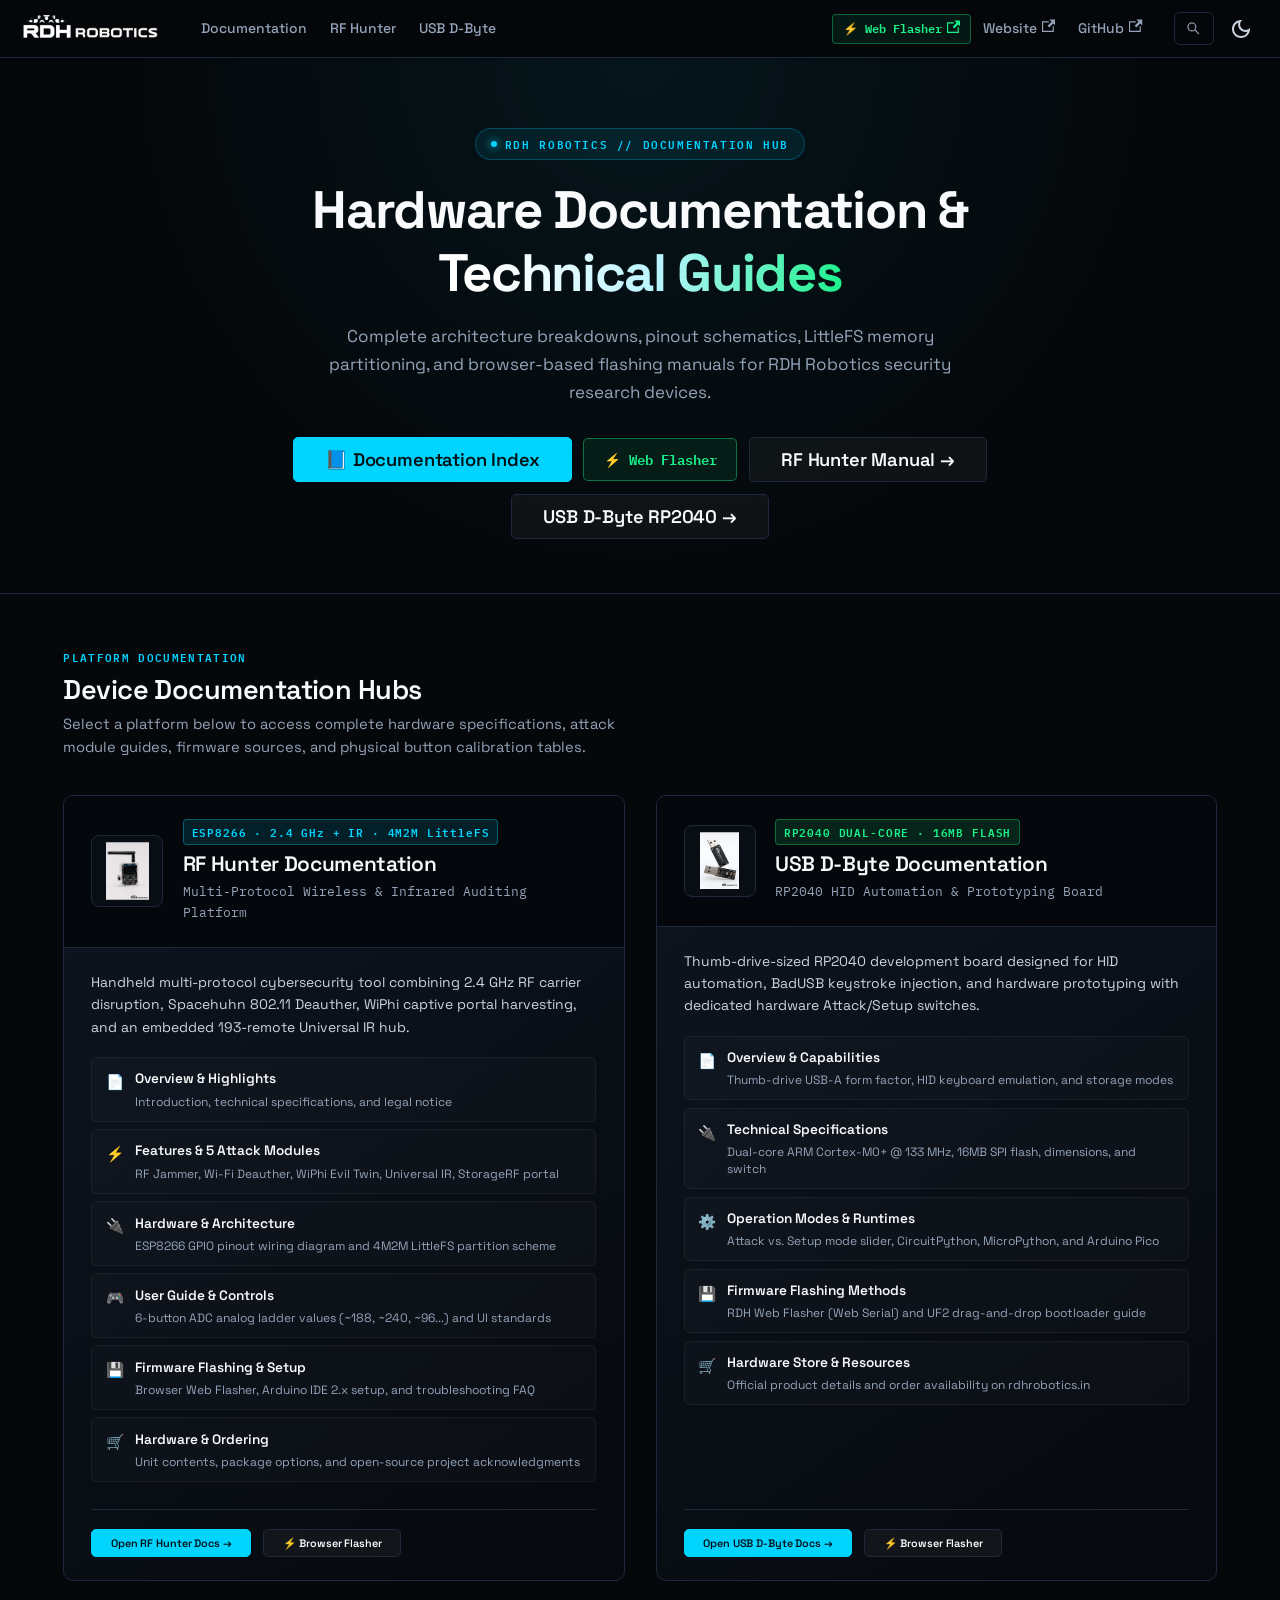
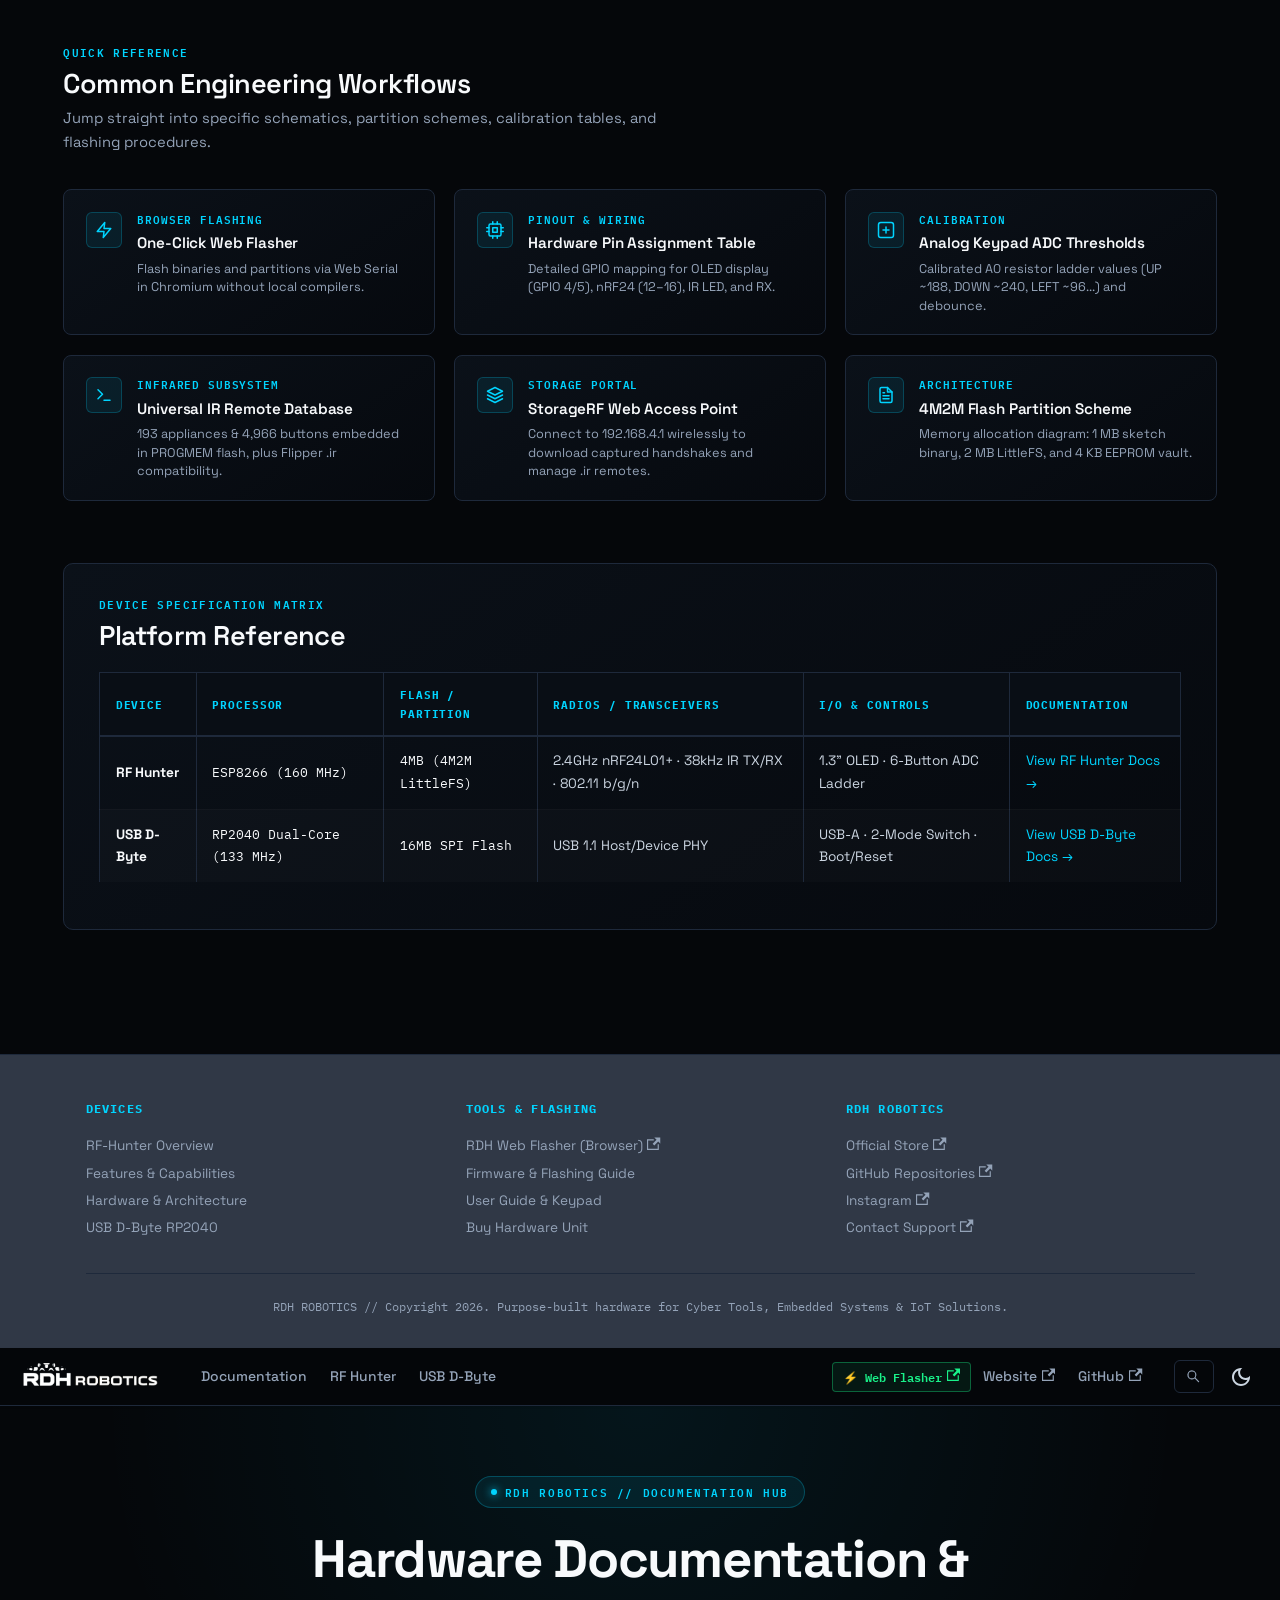
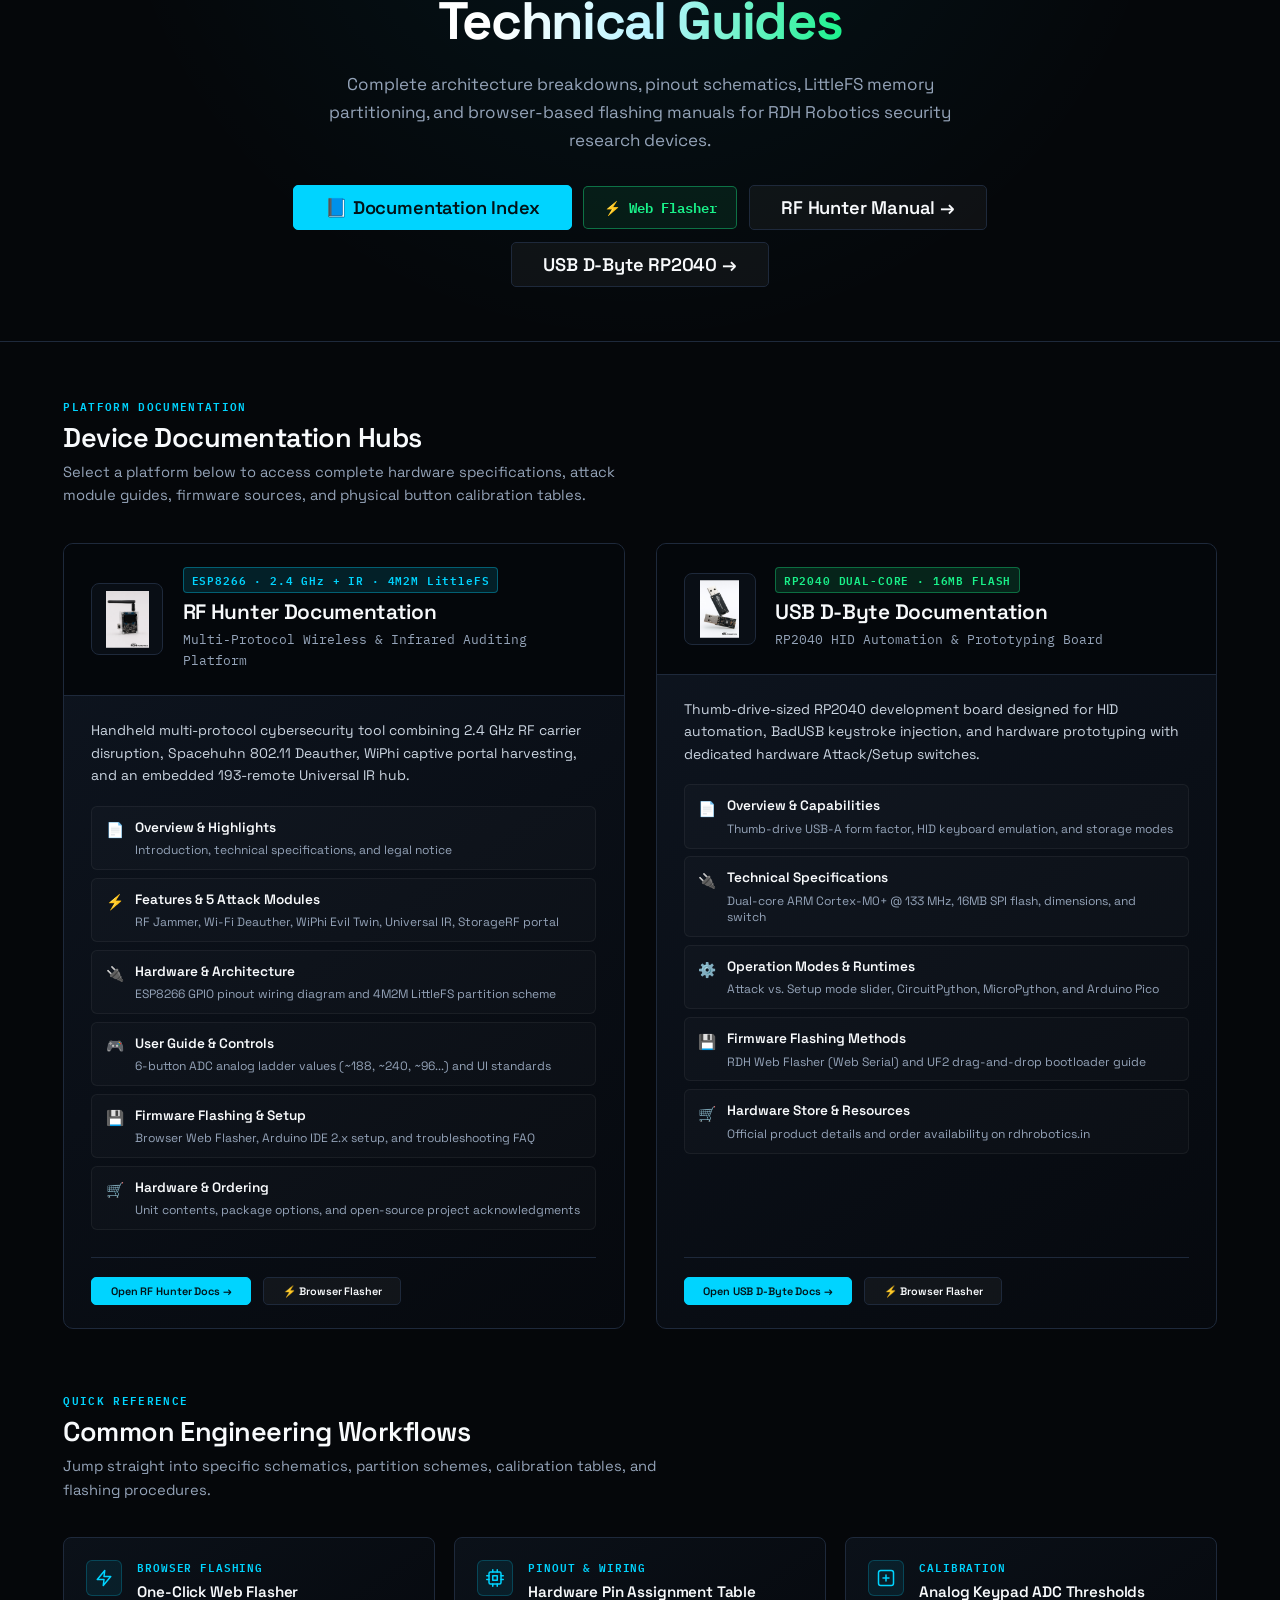
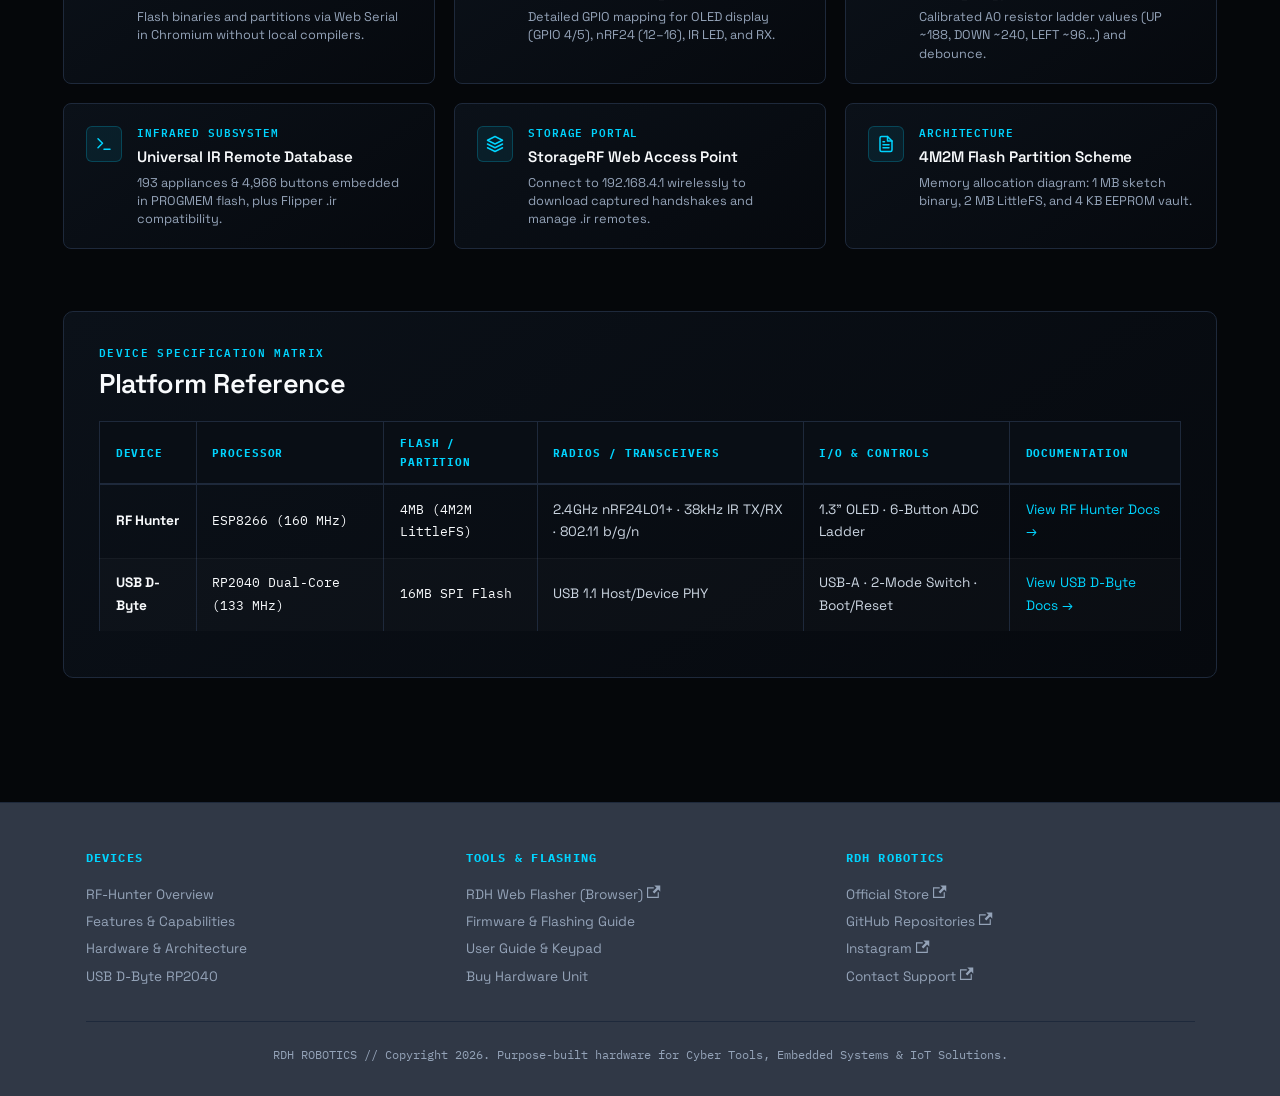
<file: index.html>
<!doctype html><html lang=en dir=ltr class="plugin-pages plugin-id-default" data-has-hydrated=false><head><meta charset=UTF-8><meta name=generator content="Docusaurus v3.10.1"><title data-rh=true>Hardware Documentation | RDH Robotics | RDH Robotics Docs</title><meta data-rh=true name=viewport content="width=device-width, initial-scale=1.0"/><meta data-rh=true name=twitter:card content=summary_large_image /><meta data-rh=true property=og:image content=https://docs.rdhrobotics.in/img/RF-Hunter.png /><meta data-rh=true name=twitter:image content=https://docs.rdhrobotics.in/img/RF-Hunter.png /><meta data-rh=true property=og:url content=https://docs.rdhrobotics.in/ /><meta data-rh=true property=og:locale content=en /><meta data-rh=true name=docusaurus_locale content=en /><meta data-rh=true name=docusaurus_tag content=default /><meta data-rh=true name=docsearch:language content=en /><meta data-rh=true name=docsearch:docusaurus_tag content=default /><meta data-rh=true name=keywords content="Cyber Tools, Embedded Systems, IoT Solutions, RF Hunter, USB D-Byte, RP2040, ESP8266, Hardware Pentesting, RDH Robotics"/><meta data-rh=true name=theme-color content=#05070A /><meta data-rh=true property=og:title content="Hardware Documentation | RDH Robotics | RDH Robotics Docs"/><meta data-rh=true name=description content="Documentation hub for RF Hunter, USB D-Byte, Web Flasher, and embedded IoT security research hardware by RDH Robotics."/><meta data-rh=true property=og:description content="Documentation hub for RF Hunter, USB D-Byte, Web Flasher, and embedded IoT security research hardware by RDH Robotics."/><link data-rh=true rel=icon href=/img/favicon.svg /><link data-rh=true rel=canonical href=https://docs.rdhrobotics.in/ /><link data-rh=true rel=alternate href=https://docs.rdhrobotics.in/ hreflang=en /><link data-rh=true rel=alternate href=https://docs.rdhrobotics.in/ hreflang=x-default /><script data-rh=true>document.addEventListener("DOMContentLoaded",function(){void 0===window.docusaurus&&insertBanner()});function insertBanner(){var n=document.createElement("div");n.id="__docusaurus-base-url-issue-banner-container",n.innerHTML='\n<div id="__docusaurus-base-url-issue-banner" style="border: thick solid red; background-color: rgb(255, 230, 179); margin: 20px; padding: 20px; font-size: 20px;">\n   <p style="font-weight: bold; font-size: 30px;">Your Docusaurus site did not load properly.</p>\n   <p>A very common reason is a wrong site <a href="https://docusaurus.io/docs/docusaurus.config.js/#baseUrl" style="font-weight: bold;">baseUrl configuration</a>.</p>\n   <p>Current configured baseUrl = <span style="font-weight: bold; color: red;">/</span>  (default value)</p>\n   <p>We suggest trying baseUrl = <span id="__docusaurus-base-url-issue-banner-suggestion-container" style="font-weight: bold; color: green;"></span></p>\n</div>\n',document.body.prepend(n);var e=document.getElementById("__docusaurus-base-url-issue-banner-suggestion-container"),s=window.location.pathname;e.innerHTML="/"===s.substr(-1)?s:s+"/"}</script><link rel=preconnect href=https://fonts.googleapis.com><link rel=preconnect href=https://fonts.gstatic.com crossorigin=anonymous><link rel=stylesheet href="https://fonts.googleapis.com/css2?family=IBM+Plex+Mono:ital,wght@0,400;0,500;0,600;0,700;1,400&family=Space+Grotesk:wght@400;500;600;700&display=swap"><link rel=stylesheet href=/assets/css/styles.5d76ce7a.css /><script src=/assets/js/runtime~main.bdf27f00.js defer></script><script src=/assets/js/main.3d0b415b.js defer></script></head><body><svg style="display: none;"><defs>
<symbol id=theme-svg-external-link viewBox="0 0 24 24"><path fill=currentColor d="M21 13v10h-21v-19h12v2h-10v15h17v-8h2zm3-12h-10.988l4.035 4-6.977 7.07 2.828 2.828 6.977-7.07 4.125 4.172v-11z"/></symbol>
</defs></svg>
<script>!function(){var t=function(){try{return new URLSearchParams(window.location.search).get("docusaurus-theme")}catch(t){}}()||function(){try{return window.localStorage.getItem("theme-b29")}catch(t){}}();document.documentElement.setAttribute("data-theme",t||"dark"),document.documentElement.setAttribute("data-theme-choice",t||"dark")}(),function(){try{for(var[t,e]of new URLSearchParams(window.location.search).entries())if(t.startsWith("docusaurus-data-")){var a=t.replace("docusaurus-data-","data-");document.documentElement.setAttribute(a,e)}}catch(t){}}()</script><div id=__docusaurus><link rel=preload as=image href=/img/logo_title_white.svg /><div role=region aria-label="Skip to main content"><a class=skipToContent_fXgn href=#__docusaurus_skipToContent_fallback>Skip to main content</a></div><nav aria-label=Main class="theme-layout-navbar navbar navbar--fixed-top"><div class=navbar__inner><div class="theme-layout-navbar-left navbar__items"><button aria-label="Toggle navigation bar" aria-expanded=false class="navbar__toggle clean-btn" type=button><svg width=30 height=30 viewBox="0 0 30 30" aria-hidden=true><path stroke=currentColor stroke-linecap=round stroke-miterlimit=10 stroke-width=2 d="M4 7h22M4 15h22M4 23h22"/></svg></button><a class=navbar__brand href=/><div class=navbar__logo><img src=/img/logo_title_white.svg alt="RDH Robotics" class="themedComponent_mlkZ themedComponent--light_NVdE" height=28 /><img src=/img/logo_title_white.svg alt="RDH Robotics" class="themedComponent_mlkZ themedComponent--dark_xIcU" height=28 /></div><b class="navbar__title text--truncate"></b></a><a class="navbar__item navbar__link" href=/docs/intro>Documentation</a><a class="navbar__item navbar__link" href=/docs/RF-Hunter>RF Hunter</a><a class="navbar__item navbar__link" href=/docs/USB-D-Byte>USB D-Byte</a></div><div class="theme-layout-navbar-right navbar__items navbar__items--right"><a href=https://flasher.rdhrobotics.in target=_blank rel="noopener noreferrer" class="navbar__item navbar__link navbar-flasher-link">⚡ Web Flasher<svg width=13.5 height=13.5 aria-label="(opens in new tab)" class=iconExternalLink_nPIU><use href=#theme-svg-external-link /></svg></a><a href=https://rdhrobotics.in target=_blank rel="noopener noreferrer" class="navbar__item navbar__link">Website<svg width=13.5 height=13.5 aria-label="(opens in new tab)" class=iconExternalLink_nPIU><use href=#theme-svg-external-link /></svg></a><a href=https://github.com/rdhrobotics target=_blank rel="noopener noreferrer" class="navbar__item navbar__link">GitHub<svg width=13.5 height=13.5 aria-label="(opens in new tab)" class=iconExternalLink_nPIU><use href=#theme-svg-external-link /></svg></a><div class=navbarSearchContainer_Bca1><form class=navbar-search role=search><button class=navbar-search__toggle type=button aria-label="Open search"><svg aria-hidden=true viewBox="0 0 24 24" width=20 height=20><path fill=currentColor d="M9.5 4a5.5 5.5 0 0 1 4.38 8.83l4.15 4.14a.75.75 0 0 1-1.06 1.06l-4.14-4.15A5.5 5.5 0 1 1 9.5 4Zm0 1.5a4 4 0 1 0 0 8 4 4 0 0 0 0-8Z"/></svg></button><input class=navbar-search__input type=search placeholder="Search docs" aria-label="Search documentation" value="" /></form></div><div class="toggle_vylO colorModeToggle_DEke"><button class="clean-btn toggleButton_gllP toggleButtonDisabled_aARS" type=button disabled title="system mode" aria-label="Switch between dark and light mode (currently system mode)"><svg viewBox="0 0 24 24" width=24 height=24 aria-hidden=true class="toggleIcon_g3eP lightToggleIcon_pyhR"><path fill=currentColor d="M12,9c1.65,0,3,1.35,3,3s-1.35,3-3,3s-3-1.35-3-3S10.35,9,12,9 M12,7c-2.76,0-5,2.24-5,5s2.24,5,5,5s5-2.24,5-5 S14.76,7,12,7L12,7z M2,13l2,0c0.55,0,1-0.45,1-1s-0.45-1-1-1l-2,0c-0.55,0-1,0.45-1,1S1.45,13,2,13z M20,13l2,0c0.55,0,1-0.45,1-1 s-0.45-1-1-1l-2,0c-0.55,0-1,0.45-1,1S19.45,13,20,13z M11,2v2c0,0.55,0.45,1,1,1s1-0.45,1-1V2c0-0.55-0.45-1-1-1S11,1.45,11,2z M11,20v2c0,0.55,0.45,1,1,1s1-0.45,1-1v-2c0-0.55-0.45-1-1-1C11.45,19,11,19.45,11,20z M5.99,4.58c-0.39-0.39-1.03-0.39-1.41,0 c-0.39,0.39-0.39,1.03,0,1.41l1.06,1.06c0.39,0.39,1.03,0.39,1.41,0s0.39-1.03,0-1.41L5.99,4.58z M18.36,16.95 c-0.39-0.39-1.03-0.39-1.41,0c-0.39,0.39-0.39,1.03,0,1.41l1.06,1.06c0.39,0.39,1.03,0.39,1.41,0c0.39-0.39,0.39-1.03,0-1.41 L18.36,16.95z M19.42,5.99c0.39-0.39,0.39-1.03,0-1.41c-0.39-0.39-1.03-0.39-1.41,0l-1.06,1.06c-0.39,0.39-0.39,1.03,0,1.41 s1.03,0.39,1.41,0L19.42,5.99z M7.05,18.36c0.39-0.39,0.39-1.03,0-1.41c-0.39-0.39-1.03-0.39-1.41,0l-1.06,1.06 c-0.39,0.39-0.39,1.03,0,1.41s1.03,0.39,1.41,0L7.05,18.36z"/></svg><svg viewBox="0 0 24 24" width=24 height=24 aria-hidden=true class="toggleIcon_g3eP darkToggleIcon_wfgR"><path fill=currentColor d="M9.37,5.51C9.19,6.15,9.1,6.82,9.1,7.5c0,4.08,3.32,7.4,7.4,7.4c0.68,0,1.35-0.09,1.99-0.27C17.45,17.19,14.93,19,12,19 c-3.86,0-7-3.14-7-7C5,9.07,6.81,6.55,9.37,5.51z M12,3c-4.97,0-9,4.03-9,9s4.03,9,9,9s9-4.03,9-9c0-0.46-0.04-0.92-0.1-1.36 c-0.98,1.37-2.58,2.26-4.4,2.26c-2.98,0-5.4-2.42-5.4-5.4c0-1.81,0.89-3.42,2.26-4.4C12.92,3.04,12.46,3,12,3L12,3z"/></svg><svg viewBox="0 0 24 24" width=24 height=24 aria-hidden=true class="toggleIcon_g3eP systemToggleIcon_QzmC"><path fill=currentColor d="m12 21c4.971 0 9-4.029 9-9s-4.029-9-9-9-9 4.029-9 9 4.029 9 9 9zm4.95-13.95c1.313 1.313 2.05 3.093 2.05 4.95s-0.738 3.637-2.05 4.95c-1.313 1.313-3.093 2.05-4.95 2.05v-14c1.857 0 3.637 0.737 4.95 2.05z"/></svg></button></div></div></div><div role=presentation class=navbar-sidebar__backdrop></div></nav><div id=__docusaurus_skipToContent_fallback class="theme-layout-main main-wrapper mainWrapper_z2l0"><header class=heroWrapper_khDQ><div class=heroContent_mKPX><div class=heroEyebrow_zkLo><span class=heroEyebrowDot_eDaF></span>RDH ROBOTICS // DOCUMENTATION HUB</div><h1 class=heroTitle_qg2I>Hardware Documentation & <span class=text-gradient>Technical Guides</span></h1><p class=heroSubtitle_jFu1>Complete architecture breakdowns, pinout schematics, LittleFS memory partitioning, and browser-based flashing manuals for RDH Robotics security research devices.<div class=heroActions_Z2kl><a class="button button--primary button--lg" href=/docs/intro>📘 Documentation Index</a><a class=flasherBtn_z0Dg href=https://flasher.rdhrobotics.in target=_blank rel="noopener noreferrer">⚡ Web Flasher</a><a class="button button--secondary button--lg" href=/docs/RF-Hunter>RF Hunter Manual →</a><a class="button button--secondary button--lg" href=/docs/USB-D-Byte>USB D-Byte RP2040 →</a></div></div></header><main class=mainContainer_mA9m><section><div class=sectionHeader_Gahl><div class=sectionEyebrow_sApO>PLATFORM DOCUMENTATION</div><h2 class=sectionTitle_Ut5p>Device Documentation Hubs</h2><p class=sectionDesc_fA3L>Select a platform below to access complete hardware specifications, attack module guides, firmware sources, and physical button calibration tables.</div><div class=docHubGrid_s_f3><div class=docHubCard_FkHG><div class=docHubHeader_YKbU><img src=/img/RF-Hunter.png alt="RF Hunter" class=docHubThumb_ok0i loading=lazy /><div class=docHubHeaderInfo_i4sV><span class="docHubBadge_m_tq badge--primary">ESP8266 · 2.4 GHz + IR · 4M2M LittleFS</span><h3 class=docHubTitle_HK2w>RF Hunter Documentation</h3><p class=docHubSubtitle_rint>Multi-Protocol Wireless & Infrared Auditing Platform</div></div><div class=docHubBody_OqUS><p class=docHubSummary_Kq98>Handheld multi-protocol cybersecurity tool combining 2.4 GHz RF carrier disruption, Spacehuhn 802.11 Deauther, WiPhi captive portal harvesting, and an embedded 193-remote Universal IR hub.<div class=chapterList_QM5T><a class=chapterItem_KtXH href=/docs/RF-Hunter><span class=chapterIcon_VBTk>📄</span><div class=chapterContent_yVHN><div class=chapterTitle_ddU4>Overview & Highlights<span class=chapterArrow_hK4l>→</span></div><div class=chapterDesc_ux5h>Introduction, technical specifications, and legal notice</div></div></a><a class=chapterItem_KtXH href=/docs/RF-Hunter/features><span class=chapterIcon_VBTk>⚡</span><div class=chapterContent_yVHN><div class=chapterTitle_ddU4>Features & 5 Attack Modules<span class=chapterArrow_hK4l>→</span></div><div class=chapterDesc_ux5h>RF Jammer, Wi-Fi Deauther, WiPhi Evil Twin, Universal IR, StorageRF portal</div></div></a><a class=chapterItem_KtXH href=/docs/RF-Hunter/specs><span class=chapterIcon_VBTk>🔌</span><div class=chapterContent_yVHN><div class=chapterTitle_ddU4>Hardware & Architecture<span class=chapterArrow_hK4l>→</span></div><div class=chapterDesc_ux5h>ESP8266 GPIO pinout wiring diagram and 4M2M LittleFS partition scheme</div></div></a><a class=chapterItem_KtXH href=/docs/RF-Hunter/usage><span class=chapterIcon_VBTk>🎮</span><div class=chapterContent_yVHN><div class=chapterTitle_ddU4>User Guide & Controls<span class=chapterArrow_hK4l>→</span></div><div class=chapterDesc_ux5h>6-button ADC analog ladder values (~188, ~240, ~96...) and UI standards</div></div></a><a class=chapterItem_KtXH href=/docs/RF-Hunter/firmware><span class=chapterIcon_VBTk>💾</span><div class=chapterContent_yVHN><div class=chapterTitle_ddU4>Firmware Flashing & Setup<span class=chapterArrow_hK4l>→</span></div><div class=chapterDesc_ux5h>Browser Web Flasher, Arduino IDE 2.x setup, and troubleshooting FAQ</div></div></a><a class=chapterItem_KtXH href=/docs/RF-Hunter/buy><span class=chapterIcon_VBTk>🛒</span><div class=chapterContent_yVHN><div class=chapterTitle_ddU4>Hardware & Ordering<span class=chapterArrow_hK4l>→</span></div><div class=chapterDesc_ux5h>Unit contents, package options, and open-source project acknowledgments</div></div></a></div><div class=docHubFooter_eBwk><a class="button button--primary button--sm" href=/docs/RF-Hunter>Open RF Hunter Docs →</a><a class="button button--secondary button--sm" href=https://flasher.rdhrobotics.in target=_blank rel="noopener noreferrer">⚡ Browser Flasher</a></div></div></div><div class=docHubCard_FkHG><div class=docHubHeader_YKbU><img src=/img/USB-D-Byte.png alt="USB D-Byte" class=docHubThumb_ok0i loading=lazy /><div class=docHubHeaderInfo_i4sV><span class="docHubBadge_m_tq badge--success">RP2040 DUAL-CORE · 16MB FLASH</span><h3 class=docHubTitle_HK2w>USB D-Byte Documentation</h3><p class=docHubSubtitle_rint>RP2040 HID Automation & Prototyping Board</div></div><div class=docHubBody_OqUS><p class=docHubSummary_Kq98>Thumb-drive-sized RP2040 development board designed for HID automation, BadUSB keystroke injection, and hardware prototyping with dedicated hardware Attack/Setup switches.<div class=chapterList_QM5T><a class=chapterItem_KtXH href=/docs/USB-D-Byte><span class=chapterIcon_VBTk>📄</span><div class=chapterContent_yVHN><div class=chapterTitle_ddU4>Overview & Capabilities<span class=chapterArrow_hK4l>→</span></div><div class=chapterDesc_ux5h>Thumb-drive USB-A form factor, HID keyboard emulation, and storage modes</div></div></a><a class=chapterItem_KtXH href=/docs/USB-D-Byte#technical-specifications><span class=chapterIcon_VBTk>🔌</span><div class=chapterContent_yVHN><div class=chapterTitle_ddU4>Technical Specifications<span class=chapterArrow_hK4l>→</span></div><div class=chapterDesc_ux5h>Dual-core ARM Cortex-M0+ @ 133 MHz, 16MB SPI flash, dimensions, and switch</div></div></a><a class=chapterItem_KtXH href=/docs/USB-D-Byte#core-capabilities><span class=chapterIcon_VBTk>⚙️</span><div class=chapterContent_yVHN><div class=chapterTitle_ddU4>Operation Modes & Runtimes<span class=chapterArrow_hK4l>→</span></div><div class=chapterDesc_ux5h>Attack vs. Setup mode slider, CircuitPython, MicroPython, and Arduino Pico</div></div></a><a class=chapterItem_KtXH href=/docs/USB-D-Byte#firmware--flashing><span class=chapterIcon_VBTk>💾</span><div class=chapterContent_yVHN><div class=chapterTitle_ddU4>Firmware Flashing Methods<span class=chapterArrow_hK4l>→</span></div><div class=chapterDesc_ux5h>RDH Web Flasher (Web Serial) and UF2 drag-and-drop bootloader guide</div></div></a><a class=chapterItem_KtXH href=/docs/USB-D-Byte#official-resources><span class=chapterIcon_VBTk>🛒</span><div class=chapterContent_yVHN><div class=chapterTitle_ddU4>Hardware Store & Resources<span class=chapterArrow_hK4l>→</span></div><div class=chapterDesc_ux5h>Official product details and order availability on rdhrobotics.in</div></div></a></div><div class=docHubFooter_eBwk><a class="button button--primary button--sm" href=/docs/USB-D-Byte>Open USB D-Byte Docs →</a><a class="button button--secondary button--sm" href=https://flasher.rdhrobotics.in target=_blank rel="noopener noreferrer">⚡ Browser Flasher</a></div></div></div></div></section><section><div class=sectionHeader_Gahl><div class=sectionEyebrow_sApO>QUICK REFERENCE</div><h2 class=sectionTitle_Ut5p>Common Engineering Workflows</h2><p class=sectionDesc_fA3L>Jump straight into specific schematics, partition schemes, calibration tables, and flashing procedures.</div><div class=quickGuidesGrid_g2ig><a class=guideCard_O2ON href=/docs/RF-Hunter/firmware#method-1-web-flasher-recommended><div class=guideIconWrap_keCJ><svg width=18 height=18 viewBox="0 0 24 24" fill=none stroke=currentColor stroke-width=2 stroke-linecap=round stroke-linejoin=round><polygon points="13 2 3 14 12 14 11 22 21 10 12 10 13 2"/></svg></div><div class=guideInfo_CJNG><span class=guideTag_m0E9>Browser Flashing</span><div class=guideTitle_VIng>One-Click Web Flasher</div><p class=guideText_JJFr>Flash binaries and partitions via Web Serial in Chromium without local compilers.</div></a><a class=guideCard_O2ON href=/docs/RF-Hunter/specs#hardware-pinout--wiring-diagram><div class=guideIconWrap_keCJ><svg width=18 height=18 viewBox="0 0 24 24" fill=none stroke=currentColor stroke-width=2 stroke-linecap=round stroke-linejoin=round><rect x=4 y=4 width=16 height=16 rx=2 /><rect x=9 y=9 width=6 height=6 /><line x1=9 y1=1 x2=9 y2=4 /><line x1=15 y1=1 x2=15 y2=4 /><line x1=9 y1=20 x2=9 y2=23 /><line x1=15 y1=20 x2=15 y2=23 /><line x1=20 y1=9 x2=23 y2=9 /><line x1=20 y1=14 x2=23 y2=14 /><line x1=1 y1=9 x2=4 y2=9 /><line x1=1 y1=14 x2=4 y2=14 /></svg></div><div class=guideInfo_CJNG><span class=guideTag_m0E9>Pinout & Wiring</span><div class=guideTitle_VIng>Hardware Pin Assignment Table</div><p class=guideText_JJFr>Detailed GPIO mapping for OLED display (GPIO 4/5), nRF24 (12–16), IR LED, and RX.</div></a><a class=guideCard_O2ON href=/docs/RF-Hunter/usage#1-physical-keypad-layout--calibration><div class=guideIconWrap_keCJ><svg width=18 height=18 viewBox="0 0 24 24" fill=none stroke=currentColor stroke-width=2 stroke-linecap=round stroke-linejoin=round><rect x=2 y=2 width=20 height=20 rx=3 /><path d="M12 8v8"/><path d="M8 12h8"/></svg></div><div class=guideInfo_CJNG><span class=guideTag_m0E9>Calibration</span><div class=guideTitle_VIng>Analog Keypad ADC Thresholds</div><p class=guideText_JJFr>Calibrated A0 resistor ladder values (UP ~188, DOWN ~240, LEFT ~96...) and debounce.</div></a><a class=guideCard_O2ON href=/docs/RF-Hunter/features#4-universal-infrared-ir-remote--learner><div class=guideIconWrap_keCJ><svg width=18 height=18 viewBox="0 0 24 24" fill=none stroke=currentColor stroke-width=2 stroke-linecap=round stroke-linejoin=round><polyline points="4 17 10 11 4 5"/><line x1=12 y1=19 x2=20 y2=19 /></svg></div><div class=guideInfo_CJNG><span class=guideTag_m0E9>Infrared Subsystem</span><div class=guideTitle_VIng>Universal IR Remote Database</div><p class=guideText_JJFr>193 appliances & 4,966 buttons embedded in PROGMEM flash, plus Flipper .ir compatibility.</div></a><a class=guideCard_O2ON href=/docs/RF-Hunter/features#5-storage-web-portal-storagerf><div class=guideIconWrap_keCJ><svg width=18 height=18 viewBox="0 0 24 24" fill=none stroke=currentColor stroke-width=2 stroke-linecap=round stroke-linejoin=round><polygon points="12 2 2 7 12 12 22 7 12 2"/><polyline points="2 17 12 22 22 17"/><polyline points="2 12 12 17 22 12"/></svg></div><div class=guideInfo_CJNG><span class=guideTag_m0E9>Storage Portal</span><div class=guideTitle_VIng>StorageRF Web Access Point</div><p class=guideText_JJFr>Connect to 192.168.4.1 wirelessly to download captured handshakes and manage .ir remotes.</div></a><a class=guideCard_O2ON href=/docs/RF-Hunter/specs#memory-partition-scheme-4m2m><div class=guideIconWrap_keCJ><svg width=18 height=18 viewBox="0 0 24 24" fill=none stroke=currentColor stroke-width=2 stroke-linecap=round stroke-linejoin=round><path d="M14 2H6a2 2 0 0 0-2 2v16a2 2 0 0 0 2 2h12a2 2 0 0 0 2-2V8z"/><polyline points="14 2 14 8 20 8"/><line x1=16 y1=13 x2=8 y2=13 /><line x1=16 y1=17 x2=8 y2=17 /><polyline points="10 9 9 9 8 9"/></svg></div><div class=guideInfo_CJNG><span class=guideTag_m0E9>Architecture</span><div class=guideTitle_VIng>4M2M Flash Partition Scheme</div><p class=guideText_JJFr>Memory allocation diagram: 1 MB sketch binary, 2 MB LittleFS, and 4 KB EEPROM vault.</div></a></div></section><section class=referenceSection_DCeJ><div class=sectionEyebrow_sApO>DEVICE SPECIFICATION MATRIX</div><h3 class=sectionTitle_Ut5p>Platform Reference</h3><div class=referenceTableWrap_uGeu><table class=refTable_wBAp><thead><tr><th>Device<th>Processor<th>Flash / Partition<th>Radios / Transceivers<th>I/O & Controls<th>Documentation<tbody><tr><td><strong style=color:var(--rdh-heading)>RF Hunter</strong><td><span class=refCode_BTGM>ESP8266 (160 MHz)</span><td><span class=refCode_BTGM>4MB (4M2M LittleFS)</span><td>2.4GHz nRF24L01+ · 38kHz IR TX/RX · 802.11 b/g/n<td>1.3" OLED · 6-Button ADC Ladder<td><a href=/docs/RF-Hunter>View RF Hunter Docs →</a><tr><td><strong style=color:var(--rdh-heading)>USB D-Byte</strong><td><span class=refCode_BTGM>RP2040 Dual-Core (133 MHz)</span><td><span class=refCode_BTGM>16MB SPI Flash</span><td>USB 1.1 Host/Device PHY<td>USB-A · 2-Mode Switch · Boot/Reset<td><a href=/docs/USB-D-Byte>View USB D-Byte Docs →</a></table></div></section></main></div><footer class="theme-layout-footer footer footer--dark"><div class="container container-fluid"><div class="row footer__links"><div class="theme-layout-footer-column col footer__col"><div class=footer__title>Devices</div><ul class="footer__items clean-list"><li class=footer__item><a class=footer__link-item href=/docs/RF-Hunter>RF-Hunter Overview</a><li class=footer__item><a class=footer__link-item href=/docs/RF-Hunter/features>Features & Capabilities</a><li class=footer__item><a class=footer__link-item href=/docs/RF-Hunter/specs>Hardware & Architecture</a><li class=footer__item><a class=footer__link-item href=/docs/USB-D-Byte>USB D-Byte RP2040</a></ul></div><div class="theme-layout-footer-column col footer__col"><div class=footer__title>Tools & Flashing</div><ul class="footer__items clean-list"><li class=footer__item><a href=https://flasher.rdhrobotics.in target=_blank rel="noopener noreferrer" class=footer__link-item>RDH Web Flasher (Browser)<svg width=13.5 height=13.5 aria-label="(opens in new tab)" class=iconExternalLink_nPIU><use href=#theme-svg-external-link /></svg></a><li class=footer__item><a class=footer__link-item href=/docs/RF-Hunter/firmware>Firmware & Flashing Guide</a><li class=footer__item><a class=footer__link-item href=/docs/RF-Hunter/usage>User Guide & Keypad</a><li class=footer__item><a class=footer__link-item href=/docs/RF-Hunter/buy>Buy Hardware Unit</a></ul></div><div class="theme-layout-footer-column col footer__col"><div class=footer__title>RDH Robotics</div><ul class="footer__items clean-list"><li class=footer__item><a href=https://rdhrobotics.in target=_blank rel="noopener noreferrer" class=footer__link-item>Official Store<svg width=13.5 height=13.5 aria-label="(opens in new tab)" class=iconExternalLink_nPIU><use href=#theme-svg-external-link /></svg></a><li class=footer__item><a href=https://github.com/rdhrobotics target=_blank rel="noopener noreferrer" class=footer__link-item>GitHub Repositories<svg width=13.5 height=13.5 aria-label="(opens in new tab)" class=iconExternalLink_nPIU><use href=#theme-svg-external-link /></svg></a><li class=footer__item><a href=https://instagram.com/rdhrobotics target=_blank rel="noopener noreferrer" class=footer__link-item>Instagram<svg width=13.5 height=13.5 aria-label="(opens in new tab)" class=iconExternalLink_nPIU><use href=#theme-svg-external-link /></svg></a><li class=footer__item><a href=mailto:rdhrobotics@hotmail.com target=_blank rel="noopener noreferrer" class=footer__link-item>Contact Support<svg width=13.5 height=13.5 aria-label="(opens in new tab)" class=iconExternalLink_nPIU><use href=#theme-svg-external-link /></svg></a></ul></div></div><div class="footer__bottom text--center"><div class=footer__copyright>RDH ROBOTICS // Copyright 2026. Purpose-built hardware for Cyber Tools, Embedded Systems & IoT Solutions.</div></div></div></footer></div></body>
</file>
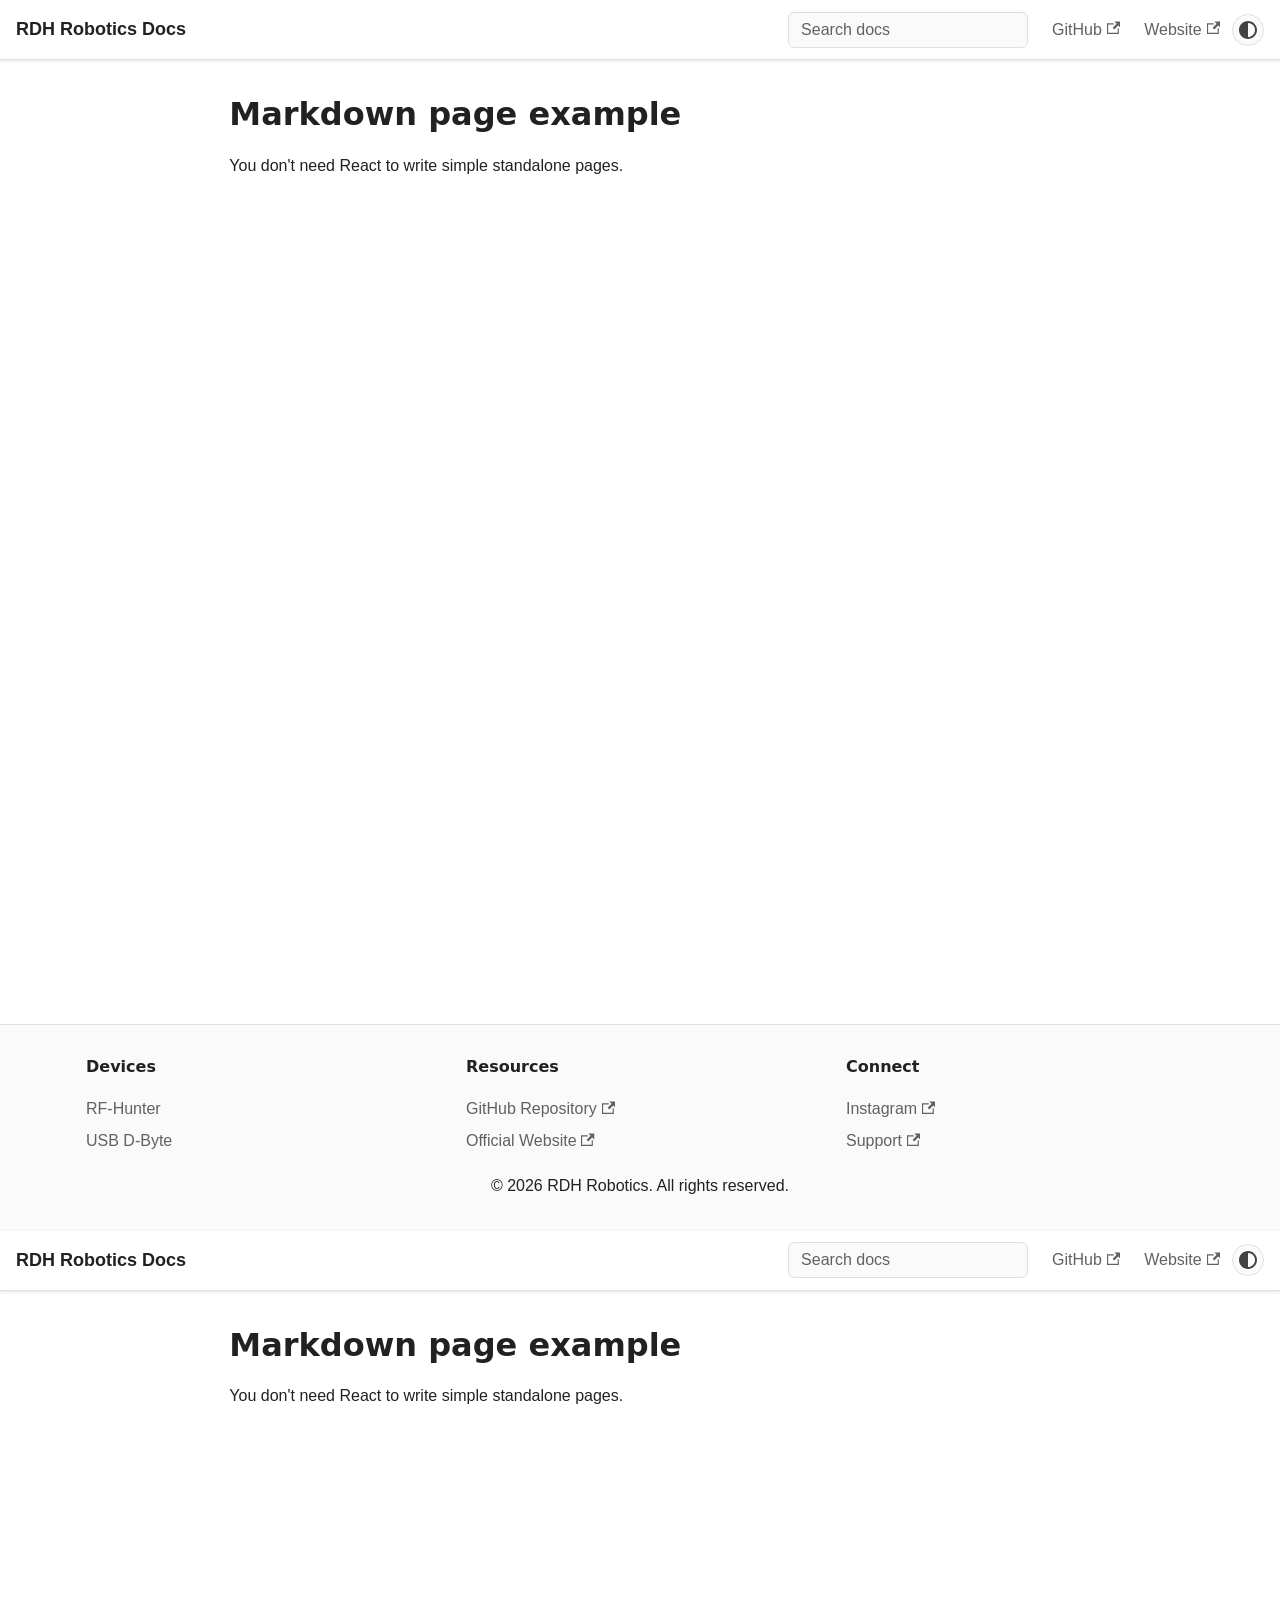
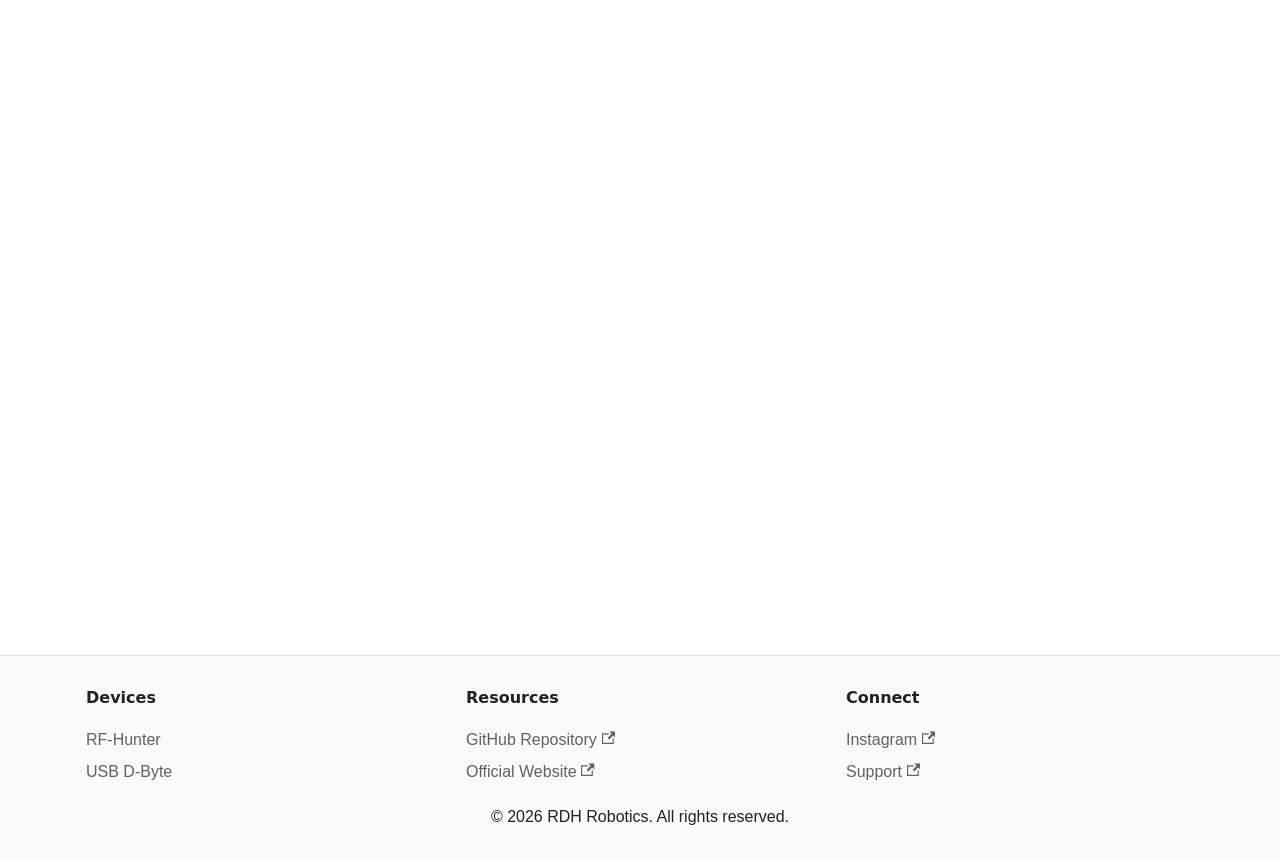
<file: markdown-page/index.html>
<!doctype html><html lang=en dir=ltr class="mdx-wrapper mdx-page plugin-pages plugin-id-default" data-has-hydrated=false><head><meta charset=UTF-8><meta name=generator content="Docusaurus v3.10.1"><title data-rh=true>Markdown page example | RDH Robotics Docs</title><meta data-rh=true name=viewport content="width=device-width, initial-scale=1.0"/><meta data-rh=true name=twitter:card content=summary_large_image /><meta data-rh=true property=og:image content=https://rajbhardivesh.github.io/img/logo.svg /><meta data-rh=true name=twitter:image content=https://rajbhardivesh.github.io/img/logo.svg /><meta data-rh=true property=og:url content=https://rajbhardivesh.github.io/markdown-page /><meta data-rh=true property=og:locale content=en /><meta data-rh=true name=docusaurus_locale content=en /><meta data-rh=true name=docusaurus_tag content=default /><meta data-rh=true name=docsearch:language content=en /><meta data-rh=true name=docsearch:docusaurus_tag content=default /><meta data-rh=true property=og:title content="Markdown page example | RDH Robotics Docs"/><meta data-rh=true name=description content="You don't need React to write simple standalone pages."/><meta data-rh=true property=og:description content="You don't need React to write simple standalone pages."/><link data-rh=true rel=icon href=/img/favicon.ico /><link data-rh=true rel=canonical href=https://rajbhardivesh.github.io/markdown-page /><link data-rh=true rel=alternate href=https://rajbhardivesh.github.io/markdown-page hreflang=en /><link data-rh=true rel=alternate href=https://rajbhardivesh.github.io/markdown-page hreflang=x-default /><link rel=stylesheet href=/assets/css/styles.80379d56.css /><script src=/assets/js/runtime~main.c76bceb6.js defer></script><script src=/assets/js/main.de530807.js defer></script></head><body><svg style="display: none;"><defs>
<symbol id=theme-svg-external-link viewBox="0 0 24 24"><path fill=currentColor d="M21 13v10h-21v-19h12v2h-10v15h17v-8h2zm3-12h-10.988l4.035 4-6.977 7.07 2.828 2.828 6.977-7.07 4.125 4.172v-11z"/></symbol>
</defs></svg>
<script>!function(){var t=function(){try{return new URLSearchParams(window.location.search).get("docusaurus-theme")}catch(t){}}()||function(){try{return window.localStorage.getItem("theme-905")}catch(t){}}();document.documentElement.setAttribute("data-theme",t||(window.matchMedia("(prefers-color-scheme: dark)").matches?"dark":"light")),document.documentElement.setAttribute("data-theme-choice",t||"system")}(),function(){try{for(var[t,e]of new URLSearchParams(window.location.search).entries())if(t.startsWith("docusaurus-data-")){var a=t.replace("docusaurus-data-","data-");document.documentElement.setAttribute(a,e)}}catch(t){}}()</script><div id=__docusaurus><div role=region aria-label="Skip to main content"><a class=skipToContent_fXgn href=#__docusaurus_skipToContent_fallback>Skip to main content</a></div><nav aria-label=Main class="theme-layout-navbar navbar navbar--fixed-top"><div class=navbar__inner><div class="theme-layout-navbar-left navbar__items"><button aria-label="Toggle navigation bar" aria-expanded=false class="navbar__toggle clean-btn" type=button><svg width=30 height=30 viewBox="0 0 30 30" aria-hidden=true><path stroke=currentColor stroke-linecap=round stroke-miterlimit=10 stroke-width=2 d="M4 7h22M4 15h22M4 23h22"/></svg></button><a class=navbar__brand href=/><b class="navbar__title text--truncate">RDH Robotics Docs</b></a></div><div class="theme-layout-navbar-right navbar__items navbar__items--right"><div class=navbarSearchContainer_Bca1><form class=navbar-search role=search><button class=navbar-search__toggle type=button aria-label="Open search"><svg aria-hidden=true viewBox="0 0 24 24" width=20 height=20><path fill=currentColor d="M9.5 4a5.5 5.5 0 0 1 4.38 8.83l4.15 4.14a.75.75 0 0 1-1.06 1.06l-4.14-4.15A5.5 5.5 0 1 1 9.5 4Zm0 1.5a4 4 0 1 0 0 8 4 4 0 0 0 0-8Z"/></svg></button><input class=navbar-search__input type=search placeholder="Search docs" aria-label="Search documentation" value="" /></form></div><a href=https://github.com/rdhrobotics target=_blank rel="noopener noreferrer" class="navbar__item navbar__link">GitHub<svg width=13.5 height=13.5 aria-label="(opens in new tab)" class=iconExternalLink_nPIU><use href=#theme-svg-external-link /></svg></a><a href=https://rdhrobotics.in target=_blank rel="noopener noreferrer" class="navbar__item navbar__link">Website<svg width=13.5 height=13.5 aria-label="(opens in new tab)" class=iconExternalLink_nPIU><use href=#theme-svg-external-link /></svg></a><div class="toggle_vylO colorModeToggle_DEke"><button class="clean-btn toggleButton_gllP toggleButtonDisabled_aARS" type=button disabled title="system mode" aria-label="Switch between dark and light mode (currently system mode)"><svg viewBox="0 0 24 24" width=24 height=24 aria-hidden=true class="toggleIcon_g3eP lightToggleIcon_pyhR"><path fill=currentColor d="M12,9c1.65,0,3,1.35,3,3s-1.35,3-3,3s-3-1.35-3-3S10.35,9,12,9 M12,7c-2.76,0-5,2.24-5,5s2.24,5,5,5s5-2.24,5-5 S14.76,7,12,7L12,7z M2,13l2,0c0.55,0,1-0.45,1-1s-0.45-1-1-1l-2,0c-0.55,0-1,0.45-1,1S1.45,13,2,13z M20,13l2,0c0.55,0,1-0.45,1-1 s-0.45-1-1-1l-2,0c-0.55,0-1,0.45-1,1S19.45,13,20,13z M11,2v2c0,0.55,0.45,1,1,1s1-0.45,1-1V2c0-0.55-0.45-1-1-1S11,1.45,11,2z M11,20v2c0,0.55,0.45,1,1,1s1-0.45,1-1v-2c0-0.55-0.45-1-1-1C11.45,19,11,19.45,11,20z M5.99,4.58c-0.39-0.39-1.03-0.39-1.41,0 c-0.39,0.39-0.39,1.03,0,1.41l1.06,1.06c0.39,0.39,1.03,0.39,1.41,0s0.39-1.03,0-1.41L5.99,4.58z M18.36,16.95 c-0.39-0.39-1.03-0.39-1.41,0c-0.39,0.39-0.39,1.03,0,1.41l1.06,1.06c0.39,0.39,1.03,0.39,1.41,0c0.39-0.39,0.39-1.03,0-1.41 L18.36,16.95z M19.42,5.99c0.39-0.39,0.39-1.03,0-1.41c-0.39-0.39-1.03-0.39-1.41,0l-1.06,1.06c-0.39,0.39-0.39,1.03,0,1.41 s1.03,0.39,1.41,0L19.42,5.99z M7.05,18.36c0.39-0.39,0.39-1.03,0-1.41c-0.39-0.39-1.03-0.39-1.41,0l-1.06,1.06 c-0.39,0.39-0.39,1.03,0,1.41s1.03,0.39,1.41,0L7.05,18.36z"/></svg><svg viewBox="0 0 24 24" width=24 height=24 aria-hidden=true class="toggleIcon_g3eP darkToggleIcon_wfgR"><path fill=currentColor d="M9.37,5.51C9.19,6.15,9.1,6.82,9.1,7.5c0,4.08,3.32,7.4,7.4,7.4c0.68,0,1.35-0.09,1.99-0.27C17.45,17.19,14.93,19,12,19 c-3.86,0-7-3.14-7-7C5,9.07,6.81,6.55,9.37,5.51z M12,3c-4.97,0-9,4.03-9,9s4.03,9,9,9s9-4.03,9-9c0-0.46-0.04-0.92-0.1-1.36 c-0.98,1.37-2.58,2.26-4.4,2.26c-2.98,0-5.4-2.42-5.4-5.4c0-1.81,0.89-3.42,2.26-4.4C12.92,3.04,12.46,3,12,3L12,3z"/></svg><svg viewBox="0 0 24 24" width=24 height=24 aria-hidden=true class="toggleIcon_g3eP systemToggleIcon_QzmC"><path fill=currentColor d="m12 21c4.971 0 9-4.029 9-9s-4.029-9-9-9-9 4.029-9 9 4.029 9 9 9zm4.95-13.95c1.313 1.313 2.05 3.093 2.05 4.95s-0.738 3.637-2.05 4.95c-1.313 1.313-3.093 2.05-4.95 2.05v-14c1.857 0 3.637 0.737 4.95 2.05z"/></svg></button></div></div></div><div role=presentation class=navbar-sidebar__backdrop></div></nav><div id=__docusaurus_skipToContent_fallback class="theme-layout-main main-wrapper mainWrapper_z2l0"><main class="container container--fluid margin-vert--lg"><div class="row mdxPageWrapper_j9I6"><div class="col col--8"><article><header><h1>Markdown page example</h1></header>
<p>You don't need React to write simple standalone pages.</article></div></div></main></div><footer class="theme-layout-footer footer"><div class="container container-fluid"><div class="row footer__links"><div class="theme-layout-footer-column col footer__col"><div class=footer__title>Devices</div><ul class="footer__items clean-list"><li class=footer__item><a class=footer__link-item href=/docs/RF-Hunter>RF-Hunter</a><li class=footer__item><a class=footer__link-item href=/docs/USB-D-Byte>USB D-Byte</a></ul></div><div class="theme-layout-footer-column col footer__col"><div class=footer__title>Resources</div><ul class="footer__items clean-list"><li class=footer__item><a href=https://github.com/rdhrobotics target=_blank rel="noopener noreferrer" class=footer__link-item>GitHub Repository<svg width=13.5 height=13.5 aria-label="(opens in new tab)" class=iconExternalLink_nPIU><use href=#theme-svg-external-link /></svg></a><li class=footer__item><a href=https://rdhrobotics.in target=_blank rel="noopener noreferrer" class=footer__link-item>Official Website<svg width=13.5 height=13.5 aria-label="(opens in new tab)" class=iconExternalLink_nPIU><use href=#theme-svg-external-link /></svg></a></ul></div><div class="theme-layout-footer-column col footer__col"><div class=footer__title>Connect</div><ul class="footer__items clean-list"><li class=footer__item><a href=https://instagram.com/rdhrobotics target=_blank rel="noopener noreferrer" class=footer__link-item>Instagram<svg width=13.5 height=13.5 aria-label="(opens in new tab)" class=iconExternalLink_nPIU><use href=#theme-svg-external-link /></svg></a><li class=footer__item><a href=https://rdhrobotics.in/support target=_blank rel="noopener noreferrer" class=footer__link-item>Support<svg width=13.5 height=13.5 aria-label="(opens in new tab)" class=iconExternalLink_nPIU><use href=#theme-svg-external-link /></svg></a></ul></div></div><div class="footer__bottom text--center"><div class=footer__copyright>© 2026 RDH Robotics. All rights reserved.</div></div></div></footer></div></body>
</file>
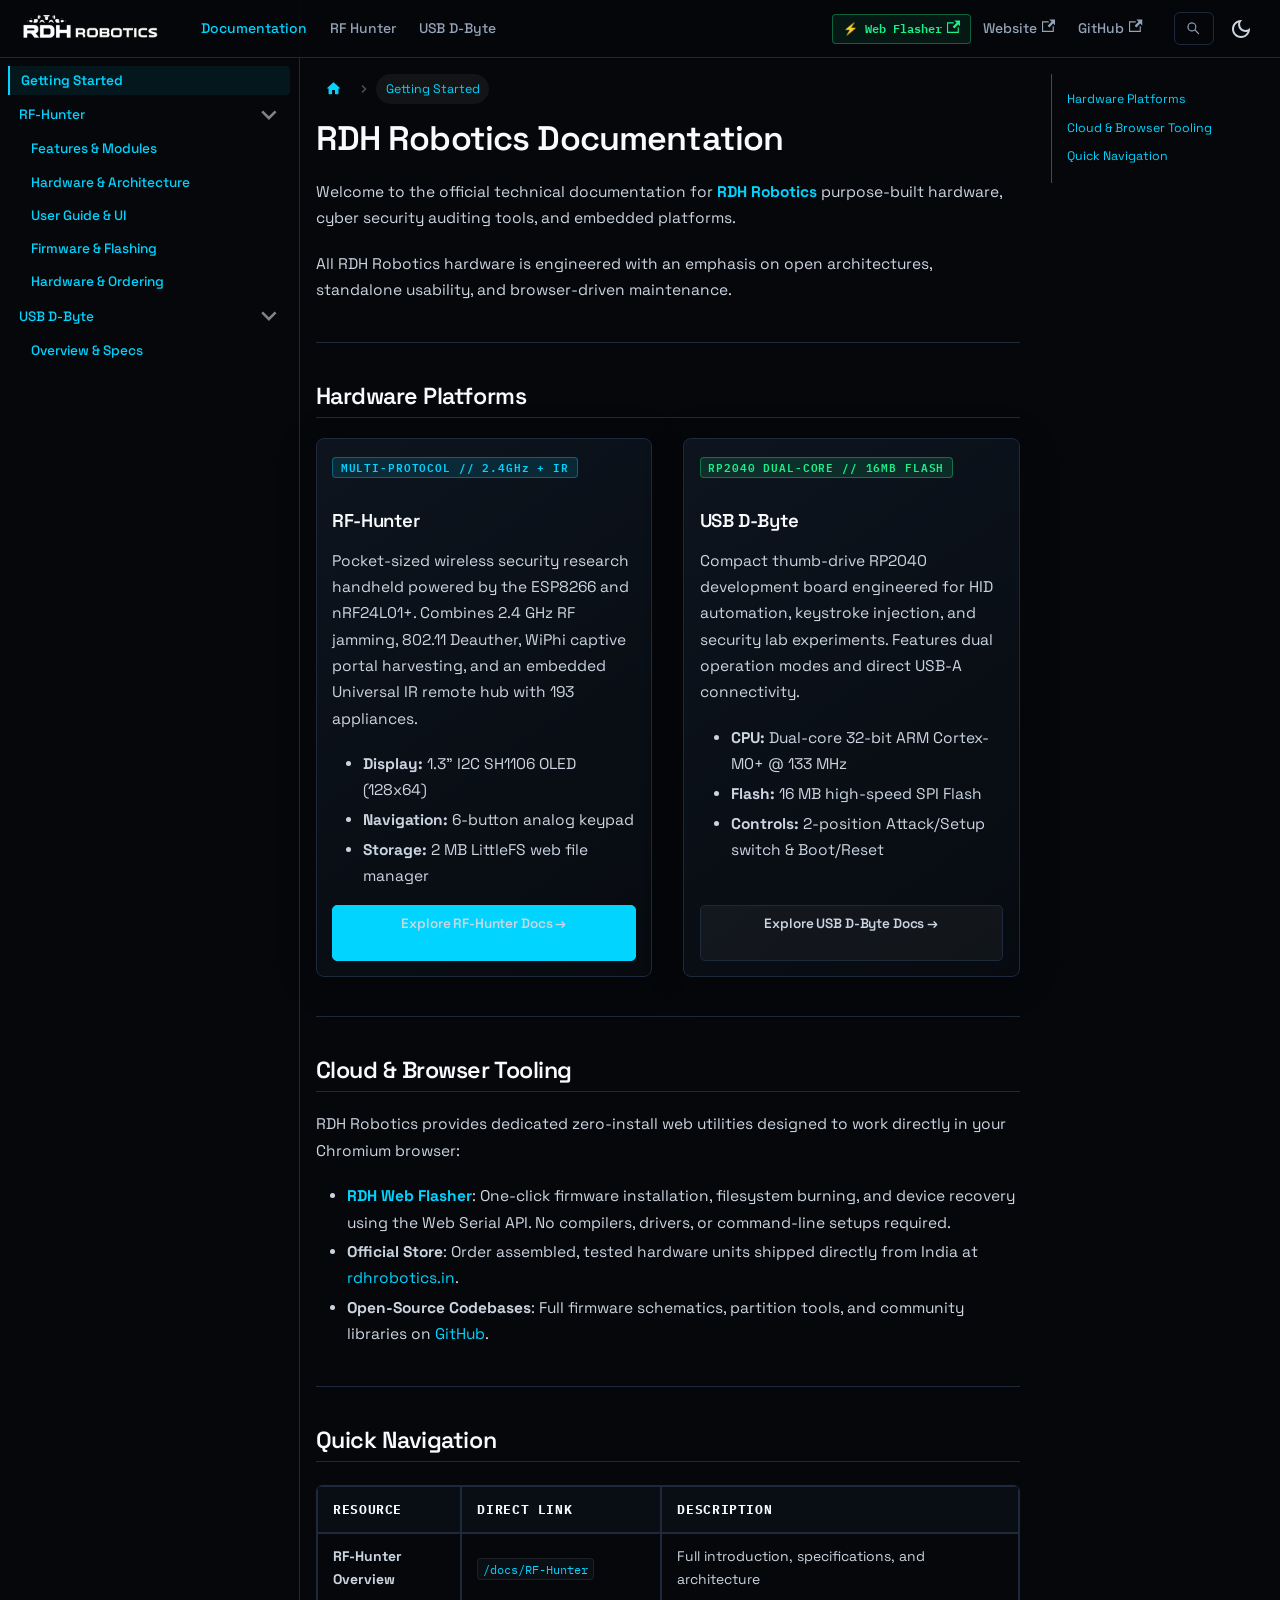
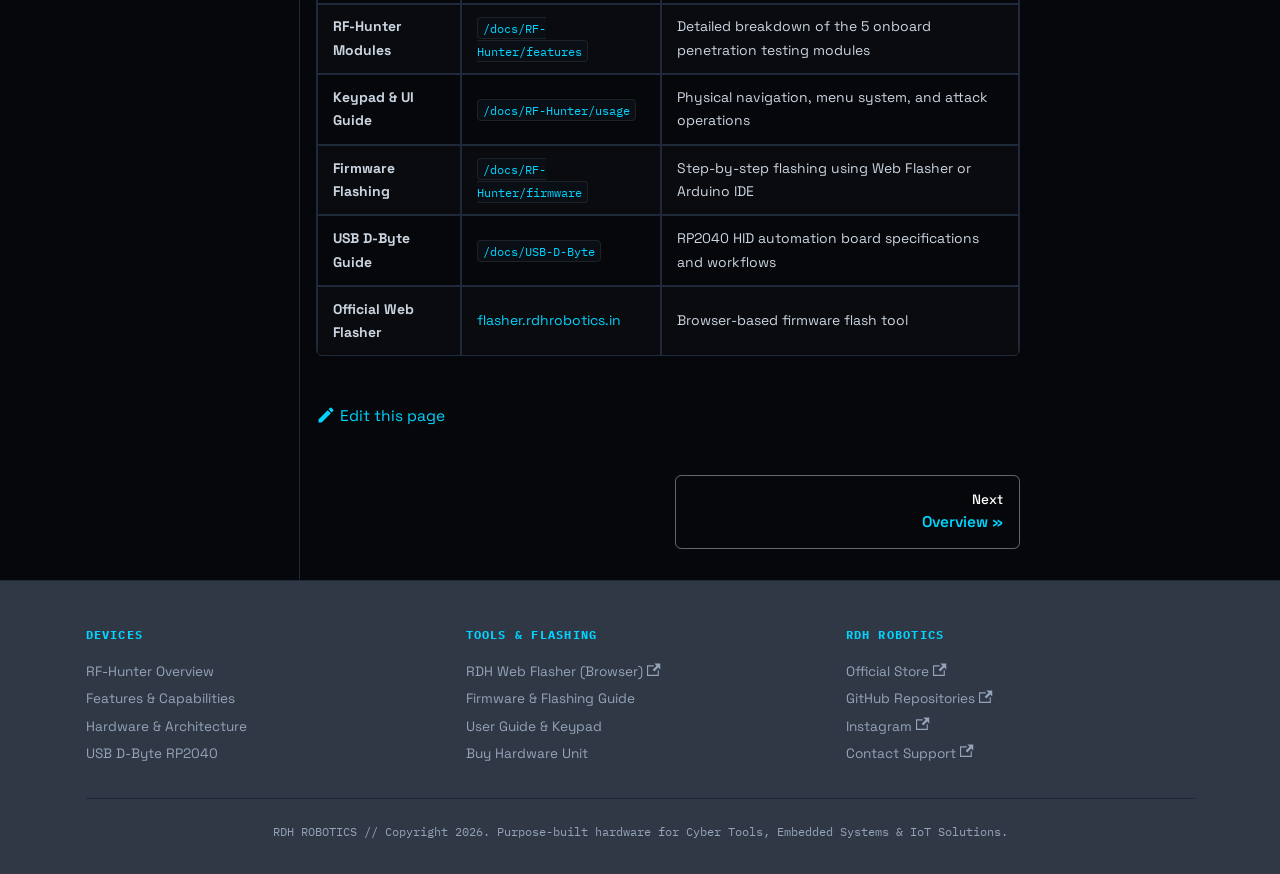
<file: docs/intro/index.html>
<!doctype html><html lang=en dir=ltr class="docs-wrapper plugin-docs plugin-id-default docs-version-current docs-doc-page docs-doc-id-intro" data-has-hydrated=false><head><meta charset=UTF-8><meta name=generator content="Docusaurus v3.10.1"><title data-rh=true>Documentation Overview | RDH Robotics Docs</title><meta data-rh=true name=viewport content="width=device-width, initial-scale=1.0"/><meta data-rh=true name=twitter:card content=summary_large_image /><meta data-rh=true property=og:image content=https://docs.rdhrobotics.in/img/RF-Hunter.png /><meta data-rh=true name=twitter:image content=https://docs.rdhrobotics.in/img/RF-Hunter.png /><meta data-rh=true property=og:url content=https://docs.rdhrobotics.in/docs/intro /><meta data-rh=true property=og:locale content=en /><meta data-rh=true name=docusaurus_locale content=en /><meta data-rh=true name=docsearch:language content=en /><meta data-rh=true name=keywords content="Cyber Tools, Embedded Systems, IoT Solutions, RF Hunter, USB D-Byte, RP2040, ESP8266, Hardware Pentesting, RDH Robotics"/><meta data-rh=true name=theme-color content=#05070A /><meta data-rh=true name=docusaurus_version content=current /><meta data-rh=true name=docusaurus_tag content=docs-default-current /><meta data-rh=true name=docsearch:version content=current /><meta data-rh=true name=docsearch:docusaurus_tag content=docs-default-current /><meta data-rh=true property=og:title content="Documentation Overview | RDH Robotics Docs"/><meta data-rh=true name=description content="Welcome to the official technical documentation for RDH Robotics purpose-built hardware, cyber security auditing tools, and embedded platforms."/><meta data-rh=true property=og:description content="Welcome to the official technical documentation for RDH Robotics purpose-built hardware, cyber security auditing tools, and embedded platforms."/><link data-rh=true rel=icon href=/img/favicon.svg /><link data-rh=true rel=canonical href=https://docs.rdhrobotics.in/docs/intro /><link data-rh=true rel=alternate href=https://docs.rdhrobotics.in/docs/intro hreflang=en /><link data-rh=true rel=alternate href=https://docs.rdhrobotics.in/docs/intro hreflang=x-default /><script data-rh=true type=application/ld+json>{"@context":"https://schema.org","@type":"BreadcrumbList","itemListElement":[{"@type":"ListItem","item":"https://docs.rdhrobotics.in/docs/intro","name":"Getting Started","position":1}]}</script><link rel=preconnect href=https://fonts.googleapis.com><link rel=preconnect href=https://fonts.gstatic.com crossorigin=anonymous><link rel=stylesheet href="https://fonts.googleapis.com/css2?family=IBM+Plex+Mono:ital,wght@0,400;0,500;0,600;0,700;1,400&family=Space+Grotesk:wght@400;500;600;700&display=swap"><link rel=stylesheet href=/assets/css/styles.5d76ce7a.css /><script src=/assets/js/runtime~main.bdf27f00.js defer></script><script src=/assets/js/main.3d0b415b.js defer></script></head><body><svg style="display: none;"><defs>
<symbol id=theme-svg-external-link viewBox="0 0 24 24"><path fill=currentColor d="M21 13v10h-21v-19h12v2h-10v15h17v-8h2zm3-12h-10.988l4.035 4-6.977 7.07 2.828 2.828 6.977-7.07 4.125 4.172v-11z"/></symbol>
</defs></svg>
<script>!function(){var t=function(){try{return new URLSearchParams(window.location.search).get("docusaurus-theme")}catch(t){}}()||function(){try{return window.localStorage.getItem("theme-b29")}catch(t){}}();document.documentElement.setAttribute("data-theme",t||"dark"),document.documentElement.setAttribute("data-theme-choice",t||"dark")}(),function(){try{for(var[t,e]of new URLSearchParams(window.location.search).entries())if(t.startsWith("docusaurus-data-")){var a=t.replace("docusaurus-data-","data-");document.documentElement.setAttribute(a,e)}}catch(t){}}()</script><div id=__docusaurus><link rel=preload as=image href=/img/logo_title_white.svg /><div role=region aria-label="Skip to main content"><a class=skipToContent_fXgn href=#__docusaurus_skipToContent_fallback>Skip to main content</a></div><nav aria-label=Main class="theme-layout-navbar navbar navbar--fixed-top"><div class=navbar__inner><div class="theme-layout-navbar-left navbar__items"><button aria-label="Toggle navigation bar" aria-expanded=false class="navbar__toggle clean-btn" type=button><svg width=30 height=30 viewBox="0 0 30 30" aria-hidden=true><path stroke=currentColor stroke-linecap=round stroke-miterlimit=10 stroke-width=2 d="M4 7h22M4 15h22M4 23h22"/></svg></button><a class=navbar__brand href=/><div class=navbar__logo><img src=/img/logo_title_white.svg alt="RDH Robotics" class="themedComponent_mlkZ themedComponent--light_NVdE" height=28 /><img src=/img/logo_title_white.svg alt="RDH Robotics" class="themedComponent_mlkZ themedComponent--dark_xIcU" height=28 /></div><b class="navbar__title text--truncate"></b></a><a aria-current=page class="navbar__item navbar__link navbar__link--active" href=/docs/intro>Documentation</a><a class="navbar__item navbar__link" href=/docs/RF-Hunter>RF Hunter</a><a class="navbar__item navbar__link" href=/docs/USB-D-Byte>USB D-Byte</a></div><div class="theme-layout-navbar-right navbar__items navbar__items--right"><a href=https://flasher.rdhrobotics.in target=_blank rel="noopener noreferrer" class="navbar__item navbar__link navbar-flasher-link">⚡ Web Flasher<svg width=13.5 height=13.5 aria-label="(opens in new tab)" class=iconExternalLink_nPIU><use href=#theme-svg-external-link /></svg></a><a href=https://rdhrobotics.in target=_blank rel="noopener noreferrer" class="navbar__item navbar__link">Website<svg width=13.5 height=13.5 aria-label="(opens in new tab)" class=iconExternalLink_nPIU><use href=#theme-svg-external-link /></svg></a><a href=https://github.com/rdhrobotics target=_blank rel="noopener noreferrer" class="navbar__item navbar__link">GitHub<svg width=13.5 height=13.5 aria-label="(opens in new tab)" class=iconExternalLink_nPIU><use href=#theme-svg-external-link /></svg></a><div class=navbarSearchContainer_Bca1><form class=navbar-search role=search><button class=navbar-search__toggle type=button aria-label="Open search"><svg aria-hidden=true viewBox="0 0 24 24" width=20 height=20><path fill=currentColor d="M9.5 4a5.5 5.5 0 0 1 4.38 8.83l4.15 4.14a.75.75 0 0 1-1.06 1.06l-4.14-4.15A5.5 5.5 0 1 1 9.5 4Zm0 1.5a4 4 0 1 0 0 8 4 4 0 0 0 0-8Z"/></svg></button><input class=navbar-search__input type=search placeholder="Search docs" aria-label="Search documentation" value="" /></form></div><div class="toggle_vylO colorModeToggle_DEke"><button class="clean-btn toggleButton_gllP toggleButtonDisabled_aARS" type=button disabled title="system mode" aria-label="Switch between dark and light mode (currently system mode)"><svg viewBox="0 0 24 24" width=24 height=24 aria-hidden=true class="toggleIcon_g3eP lightToggleIcon_pyhR"><path fill=currentColor d="M12,9c1.65,0,3,1.35,3,3s-1.35,3-3,3s-3-1.35-3-3S10.35,9,12,9 M12,7c-2.76,0-5,2.24-5,5s2.24,5,5,5s5-2.24,5-5 S14.76,7,12,7L12,7z M2,13l2,0c0.55,0,1-0.45,1-1s-0.45-1-1-1l-2,0c-0.55,0-1,0.45-1,1S1.45,13,2,13z M20,13l2,0c0.55,0,1-0.45,1-1 s-0.45-1-1-1l-2,0c-0.55,0-1,0.45-1,1S19.45,13,20,13z M11,2v2c0,0.55,0.45,1,1,1s1-0.45,1-1V2c0-0.55-0.45-1-1-1S11,1.45,11,2z M11,20v2c0,0.55,0.45,1,1,1s1-0.45,1-1v-2c0-0.55-0.45-1-1-1C11.45,19,11,19.45,11,20z M5.99,4.58c-0.39-0.39-1.03-0.39-1.41,0 c-0.39,0.39-0.39,1.03,0,1.41l1.06,1.06c0.39,0.39,1.03,0.39,1.41,0s0.39-1.03,0-1.41L5.99,4.58z M18.36,16.95 c-0.39-0.39-1.03-0.39-1.41,0c-0.39,0.39-0.39,1.03,0,1.41l1.06,1.06c0.39,0.39,1.03,0.39,1.41,0c0.39-0.39,0.39-1.03,0-1.41 L18.36,16.95z M19.42,5.99c0.39-0.39,0.39-1.03,0-1.41c-0.39-0.39-1.03-0.39-1.41,0l-1.06,1.06c-0.39,0.39-0.39,1.03,0,1.41 s1.03,0.39,1.41,0L19.42,5.99z M7.05,18.36c0.39-0.39,0.39-1.03,0-1.41c-0.39-0.39-1.03-0.39-1.41,0l-1.06,1.06 c-0.39,0.39-0.39,1.03,0,1.41s1.03,0.39,1.41,0L7.05,18.36z"/></svg><svg viewBox="0 0 24 24" width=24 height=24 aria-hidden=true class="toggleIcon_g3eP darkToggleIcon_wfgR"><path fill=currentColor d="M9.37,5.51C9.19,6.15,9.1,6.82,9.1,7.5c0,4.08,3.32,7.4,7.4,7.4c0.68,0,1.35-0.09,1.99-0.27C17.45,17.19,14.93,19,12,19 c-3.86,0-7-3.14-7-7C5,9.07,6.81,6.55,9.37,5.51z M12,3c-4.97,0-9,4.03-9,9s4.03,9,9,9s9-4.03,9-9c0-0.46-0.04-0.92-0.1-1.36 c-0.98,1.37-2.58,2.26-4.4,2.26c-2.98,0-5.4-2.42-5.4-5.4c0-1.81,0.89-3.42,2.26-4.4C12.92,3.04,12.46,3,12,3L12,3z"/></svg><svg viewBox="0 0 24 24" width=24 height=24 aria-hidden=true class="toggleIcon_g3eP systemToggleIcon_QzmC"><path fill=currentColor d="m12 21c4.971 0 9-4.029 9-9s-4.029-9-9-9-9 4.029-9 9 4.029 9 9 9zm4.95-13.95c1.313 1.313 2.05 3.093 2.05 4.95s-0.738 3.637-2.05 4.95c-1.313 1.313-3.093 2.05-4.95 2.05v-14c1.857 0 3.637 0.737 4.95 2.05z"/></svg></button></div></div></div><div role=presentation class=navbar-sidebar__backdrop></div></nav><div id=__docusaurus_skipToContent_fallback class="theme-layout-main main-wrapper mainWrapper_z2l0"><div class=docsWrapper_hBAB><button aria-label="Scroll back to top" class="clean-btn theme-back-to-top-button backToTopButton_sjWU" type=button></button><div class=docRoot_UBD9><aside class="theme-doc-sidebar-container docSidebarContainer_YfHR"><div class=sidebarViewport_aRkj><div class=sidebar_njMd><nav aria-label="Docs sidebar" class="menu thin-scrollbar menu_SIkG"><ul class="theme-doc-sidebar-menu menu__list"><li class="theme-doc-sidebar-item-link theme-doc-sidebar-item-link-level-1 menu__list-item"><a class="menu__link menu__link--active" aria-current=page href=/docs/intro><span title="Getting Started" class=linkLabel_WmDU>Getting Started</span></a><li class="theme-doc-sidebar-item-category theme-doc-sidebar-item-category-level-1 menu__list-item"><div class=menu__list-item-collapsible><a class="categoryLink_byQd menu__link menu__link--sublist" href=/docs/RF-Hunter/><span title=RF-Hunter class=categoryLinkLabel_W154>RF-Hunter</span></a><button aria-label="Collapse sidebar category 'RF-Hunter'" aria-expanded=true type=button class="clean-btn menu__caret"></button></div><ul class=menu__list><li class="theme-doc-sidebar-item-link theme-doc-sidebar-item-link-level-2 menu__list-item"><a class=menu__link tabindex=0 href=/docs/RF-Hunter/features><span title="Features & Modules" class=linkLabel_WmDU>Features & Modules</span></a><li class="theme-doc-sidebar-item-link theme-doc-sidebar-item-link-level-2 menu__list-item"><a class=menu__link tabindex=0 href=/docs/RF-Hunter/specs><span title="Hardware & Architecture" class=linkLabel_WmDU>Hardware & Architecture</span></a><li class="theme-doc-sidebar-item-link theme-doc-sidebar-item-link-level-2 menu__list-item"><a class=menu__link tabindex=0 href=/docs/RF-Hunter/usage><span title="User Guide & UI" class=linkLabel_WmDU>User Guide & UI</span></a><li class="theme-doc-sidebar-item-link theme-doc-sidebar-item-link-level-2 menu__list-item"><a class=menu__link tabindex=0 href=/docs/RF-Hunter/firmware><span title="Firmware & Flashing" class=linkLabel_WmDU>Firmware & Flashing</span></a><li class="theme-doc-sidebar-item-link theme-doc-sidebar-item-link-level-2 menu__list-item"><a class=menu__link tabindex=0 href=/docs/RF-Hunter/buy><span title="Hardware & Ordering" class=linkLabel_WmDU>Hardware & Ordering</span></a></ul><li class="theme-doc-sidebar-item-category theme-doc-sidebar-item-category-level-1 menu__list-item"><div class=menu__list-item-collapsible><a class="categoryLink_byQd menu__link menu__link--sublist" href=/docs/USB-D-Byte/><span title="USB D-Byte" class=categoryLinkLabel_W154>USB D-Byte</span></a><button aria-label="Collapse sidebar category 'USB D-Byte'" aria-expanded=true type=button class="clean-btn menu__caret"></button></div><ul class=menu__list><li class="theme-doc-sidebar-item-link theme-doc-sidebar-item-link-level-2 menu__list-item"><a class=menu__link tabindex=0 href=/docs/USB-D-Byte/><span title="Overview & Specs" class=linkLabel_WmDU>Overview & Specs</span></a></ul></ul></nav></div></div></aside><main class=docMainContainer_TBSr><div class="container padding-top--md padding-bottom--lg"><div class=row><div class="col docItemCol_VOVn"><div class=docItemContainer_Djhp><article><nav class="theme-doc-breadcrumbs breadcrumbsContainer_Z_bl" aria-label=Breadcrumbs><ul class=breadcrumbs><li class=breadcrumbs__item><a aria-label="Home page" class=breadcrumbs__link href=/><svg viewBox="0 0 24 24" class=breadcrumbHomeIcon_YNFT><path d="M10 19v-5h4v5c0 .55.45 1 1 1h3c.55 0 1-.45 1-1v-7h1.7c.46 0 .68-.57.33-.87L12.67 3.6c-.38-.34-.96-.34-1.34 0l-8.36 7.53c-.34.3-.13.87.33.87H5v7c0 .55.45 1 1 1h3c.55 0 1-.45 1-1z" fill=currentColor /></svg></a><li class="breadcrumbs__item breadcrumbs__item--active"><span class=breadcrumbs__link>Getting Started</span></ul></nav><div class="tocCollapsible_ETCw theme-doc-toc-mobile tocMobile_ITEo"><button type=button class="clean-btn tocCollapsibleButton_TO0P">On this page</button></div><div class="theme-doc-markdown markdown"><header><h1>RDH Robotics Documentation</h1></header>
<p>Welcome to the official technical documentation for <strong><a href=https://rdhrobotics.in target=_blank rel="noopener noreferrer" class="">RDH Robotics</a></strong> purpose-built hardware, cyber security auditing tools, and embedded platforms.</p>
<p>All RDH Robotics hardware is engineered with an emphasis on open architectures, standalone usability, and browser-driven maintenance.</p>
<hr/>
<h2 class="anchor anchorTargetStickyNavbar_Vzrq" id=hardware-platforms>Hardware Platforms<a href=#hardware-platforms class=hash-link aria-label="Direct link to Hardware Platforms" title="Direct link to Hardware Platforms" translate=no>​</a></h2>
<div class="row margin-top--md margin-bottom--lg"><div class="col col--6"><div class="card shadow--md" style="height:100%;border:1px solid var(--ifm-border-color)"><div class=card__header><span class="badge badge--primary margin-bottom--sm">MULTI-PROTOCOL // 2.4GHz + IR</span><h3>RF-Hunter</h3></div><div class=card__body><p>Pocket-sized wireless security research handheld powered by the ESP8266 and nRF24L01+. Combines 2.4 GHz RF jamming, 802.11 Deauther, WiPhi captive portal harvesting, and an embedded Universal IR remote hub with 193 appliances.<ul><li><strong>Display:</strong> 1.3" I2C SH1106 OLED (128x64)<li><strong>Navigation:</strong> 6-button analog keypad<li><strong>Storage:</strong> 2 MB LittleFS web file manager</ul></div><div class=card__footer><a class="button button--primary button--block" href=/docs/RF-Hunter><p>Explore RF-Hunter Docs →</p></a></div></div></div><div class="col col--6"><div class="card shadow--md" style="height:100%;border:1px solid var(--ifm-border-color)"><div class=card__header><span class="badge badge--success margin-bottom--sm">RP2040 DUAL-CORE // 16MB FLASH</span><h3>USB D-Byte</h3></div><div class=card__body><p>Compact thumb-drive RP2040 development board engineered for HID automation, keystroke injection, and security lab experiments. Features dual operation modes and direct USB-A connectivity.<ul><li><strong>CPU:</strong> Dual-core 32-bit ARM Cortex-M0+ @ 133 MHz<li><strong>Flash:</strong> 16 MB high-speed SPI Flash<li><strong>Controls:</strong> 2-position Attack/Setup switch & Boot/Reset</ul></div><div class=card__footer><a class="button button--secondary button--block" href=/docs/USB-D-Byte><p>Explore USB D-Byte Docs →</p></a></div></div></div></div>
<hr/>
<h2 class="anchor anchorTargetStickyNavbar_Vzrq" id=cloud--browser-tooling>Cloud & Browser Tooling<a href=#cloud--browser-tooling class=hash-link aria-label="Direct link to Cloud & Browser Tooling" title="Direct link to Cloud & Browser Tooling" translate=no>​</a></h2>
<p>RDH Robotics provides dedicated zero-install web utilities designed to work directly in your Chromium browser:</p>
<ul>
<li class=""><strong><a href=https://flasher.rdhrobotics.in target=_blank rel="noopener noreferrer" class="">RDH Web Flasher</a></strong>: One-click firmware installation, filesystem burning, and device recovery using the Web Serial API. No compilers, drivers, or command-line setups required.</li>
<li class=""><strong>Official Store</strong>: Order assembled, tested hardware units shipped directly from India at <a href=https://rdhrobotics.in target=_blank rel="noopener noreferrer" class="">rdhrobotics.in</a>.</li>
<li class=""><strong>Open-Source Codebases</strong>: Full firmware schematics, partition tools, and community libraries on <a href=https://github.com/rdhrobotics target=_blank rel="noopener noreferrer" class="">GitHub</a>.</li>
</ul>
<hr/>
<h2 class="anchor anchorTargetStickyNavbar_Vzrq" id=quick-navigation>Quick Navigation<a href=#quick-navigation class=hash-link aria-label="Direct link to Quick Navigation" title="Direct link to Quick Navigation" translate=no>​</a></h2>
<table><thead><tr><th style=text-align:left>Resource<th style=text-align:left>Direct Link<th style=text-align:left>Description<tbody><tr><td style=text-align:left><strong>RF-Hunter Overview</strong><td style=text-align:left><a class="" href=/docs/RF-Hunter><code>/docs/RF-Hunter</code></a><td style=text-align:left>Full introduction, specifications, and architecture<tr><td style=text-align:left><strong>RF-Hunter Modules</strong><td style=text-align:left><a class="" href=/docs/RF-Hunter/features><code>/docs/RF-Hunter/features</code></a><td style=text-align:left>Detailed breakdown of the 5 onboard penetration testing modules<tr><td style=text-align:left><strong>Keypad & UI Guide</strong><td style=text-align:left><a class="" href=/docs/RF-Hunter/usage><code>/docs/RF-Hunter/usage</code></a><td style=text-align:left>Physical navigation, menu system, and attack operations<tr><td style=text-align:left><strong>Firmware Flashing</strong><td style=text-align:left><a class="" href=/docs/RF-Hunter/firmware><code>/docs/RF-Hunter/firmware</code></a><td style=text-align:left>Step-by-step flashing using Web Flasher or Arduino IDE<tr><td style=text-align:left><strong>USB D-Byte Guide</strong><td style=text-align:left><a class="" href=/docs/USB-D-Byte><code>/docs/USB-D-Byte</code></a><td style=text-align:left>RP2040 HID automation board specifications and workflows<tr><td style=text-align:left><strong>Official Web Flasher</strong><td style=text-align:left><a href=https://flasher.rdhrobotics.in target=_blank rel="noopener noreferrer" class="">flasher.rdhrobotics.in</a><td style=text-align:left>Browser-based firmware flash tool</table></div><footer class="theme-doc-footer docusaurus-mt-lg"><div class="row margin-top--sm theme-doc-footer-edit-meta-row"><div class="col noPrint_WFHX"><a href=https://github.com/rdhrobotics/Docs/tree/main/docs/intro.mdx target=_blank rel="noopener noreferrer" class=theme-edit-this-page><svg fill=currentColor height=20 width=20 viewBox="0 0 40 40" class=iconEdit_Z9Sw aria-hidden=true><g><path d="m34.5 11.7l-3 3.1-6.3-6.3 3.1-3q0.5-0.5 1.2-0.5t1.1 0.5l3.9 3.9q0.5 0.4 0.5 1.1t-0.5 1.2z m-29.5 17.1l18.4-18.5 6.3 6.3-18.4 18.4h-6.3v-6.2z"/></g></svg>Edit this page</a></div><div class="col lastUpdated_JAkA"></div></div></footer></article><nav class="docusaurus-mt-lg pagination-nav" aria-label="Docs pages"><a class="pagination-nav__link pagination-nav__link--next" href=/docs/RF-Hunter/><div class=pagination-nav__sublabel>Next</div><div class=pagination-nav__label>Overview</div></a></nav></div></div><div class="col col--3"><div class="tableOfContents_bqdL thin-scrollbar theme-doc-toc-desktop"><ul class="table-of-contents table-of-contents__left-border"><li><a href=#hardware-platforms class="table-of-contents__link toc-highlight">Hardware Platforms</a><li><a href=#cloud--browser-tooling class="table-of-contents__link toc-highlight">Cloud & Browser Tooling</a><li><a href=#quick-navigation class="table-of-contents__link toc-highlight">Quick Navigation</a></ul></div></div></div></div></main></div></div></div><footer class="theme-layout-footer footer footer--dark"><div class="container container-fluid"><div class="row footer__links"><div class="theme-layout-footer-column col footer__col"><div class=footer__title>Devices</div><ul class="footer__items clean-list"><li class=footer__item><a class=footer__link-item href=/docs/RF-Hunter>RF-Hunter Overview</a><li class=footer__item><a class=footer__link-item href=/docs/RF-Hunter/features>Features & Capabilities</a><li class=footer__item><a class=footer__link-item href=/docs/RF-Hunter/specs>Hardware & Architecture</a><li class=footer__item><a class=footer__link-item href=/docs/USB-D-Byte>USB D-Byte RP2040</a></ul></div><div class="theme-layout-footer-column col footer__col"><div class=footer__title>Tools & Flashing</div><ul class="footer__items clean-list"><li class=footer__item><a href=https://flasher.rdhrobotics.in target=_blank rel="noopener noreferrer" class=footer__link-item>RDH Web Flasher (Browser)<svg width=13.5 height=13.5 aria-label="(opens in new tab)" class=iconExternalLink_nPIU><use href=#theme-svg-external-link /></svg></a><li class=footer__item><a class=footer__link-item href=/docs/RF-Hunter/firmware>Firmware & Flashing Guide</a><li class=footer__item><a class=footer__link-item href=/docs/RF-Hunter/usage>User Guide & Keypad</a><li class=footer__item><a class=footer__link-item href=/docs/RF-Hunter/buy>Buy Hardware Unit</a></ul></div><div class="theme-layout-footer-column col footer__col"><div class=footer__title>RDH Robotics</div><ul class="footer__items clean-list"><li class=footer__item><a href=https://rdhrobotics.in target=_blank rel="noopener noreferrer" class=footer__link-item>Official Store<svg width=13.5 height=13.5 aria-label="(opens in new tab)" class=iconExternalLink_nPIU><use href=#theme-svg-external-link /></svg></a><li class=footer__item><a href=https://github.com/rdhrobotics target=_blank rel="noopener noreferrer" class=footer__link-item>GitHub Repositories<svg width=13.5 height=13.5 aria-label="(opens in new tab)" class=iconExternalLink_nPIU><use href=#theme-svg-external-link /></svg></a><li class=footer__item><a href=https://instagram.com/rdhrobotics target=_blank rel="noopener noreferrer" class=footer__link-item>Instagram<svg width=13.5 height=13.5 aria-label="(opens in new tab)" class=iconExternalLink_nPIU><use href=#theme-svg-external-link /></svg></a><li class=footer__item><a href=mailto:rdhrobotics@hotmail.com target=_blank rel="noopener noreferrer" class=footer__link-item>Contact Support<svg width=13.5 height=13.5 aria-label="(opens in new tab)" class=iconExternalLink_nPIU><use href=#theme-svg-external-link /></svg></a></ul></div></div><div class="footer__bottom text--center"><div class=footer__copyright>RDH ROBOTICS // Copyright 2026. Purpose-built hardware for Cyber Tools, Embedded Systems & IoT Solutions.</div></div></div></footer></div></body>
</file>
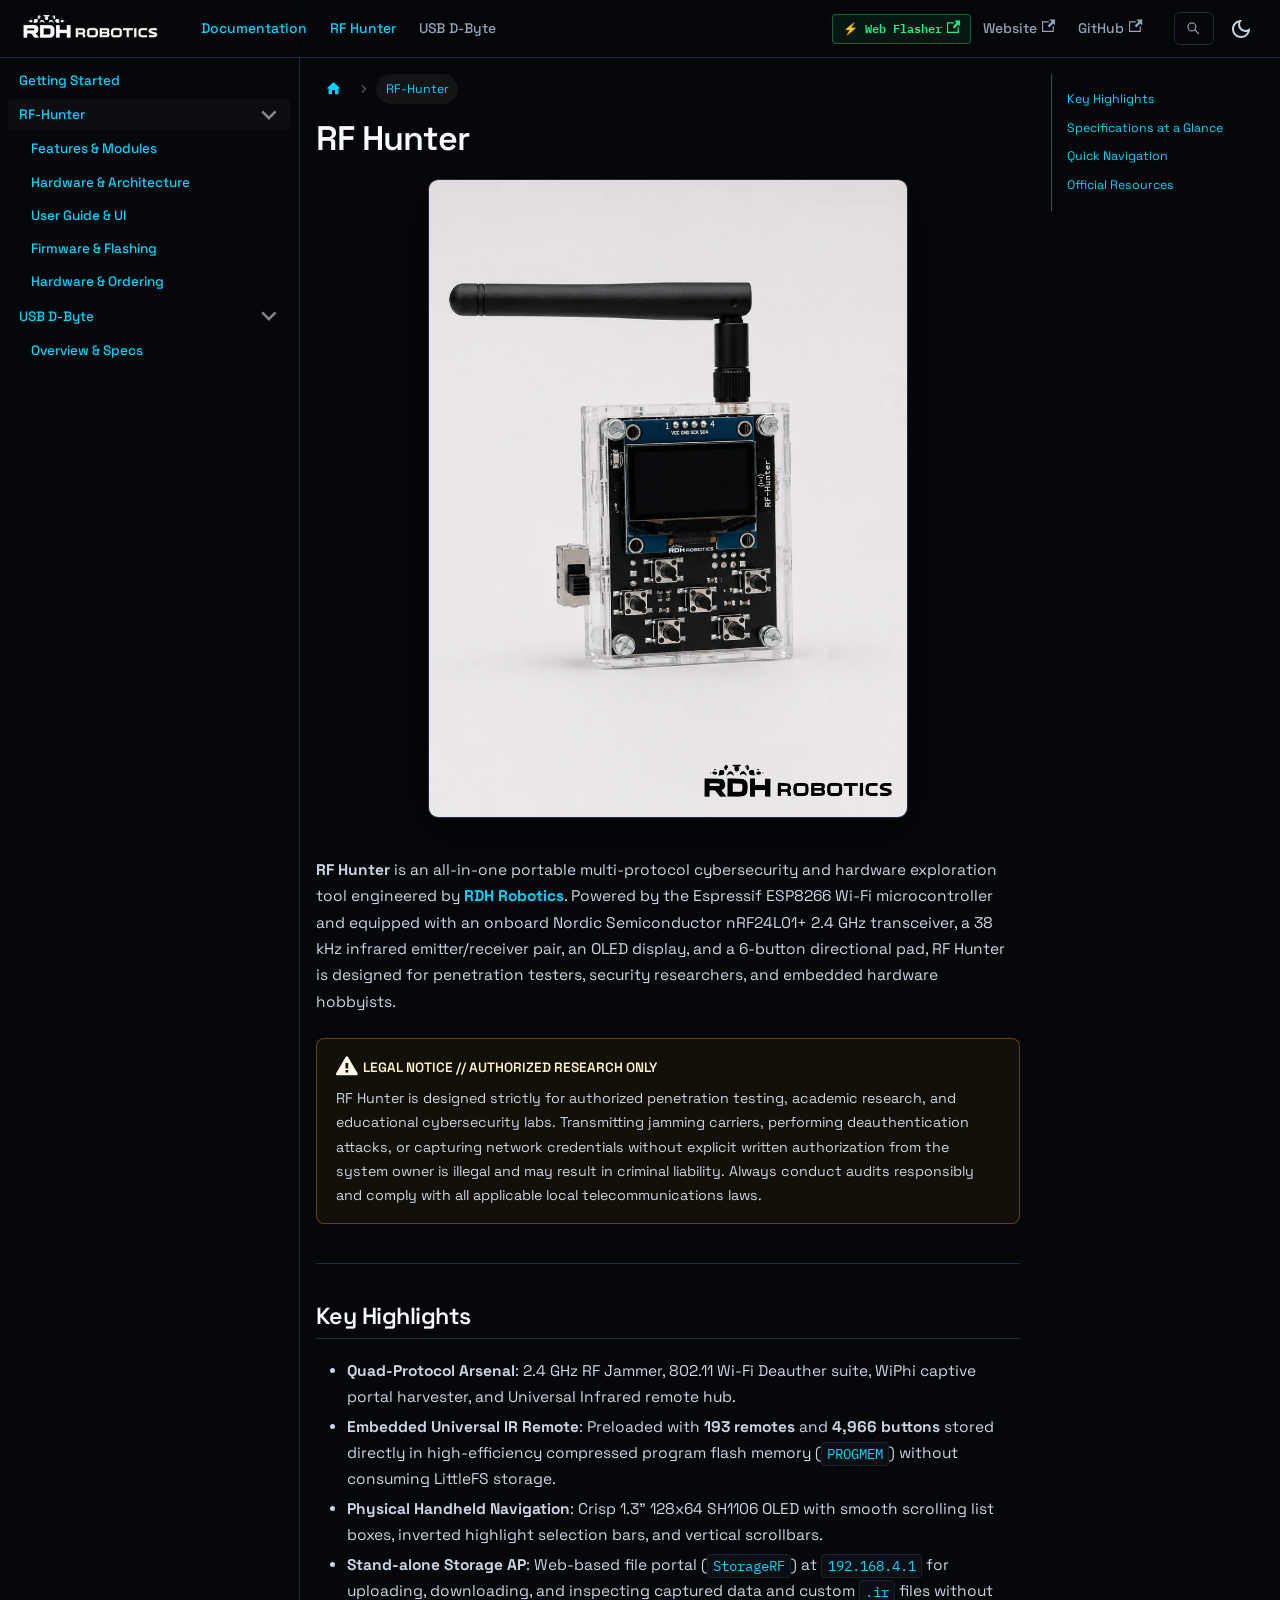
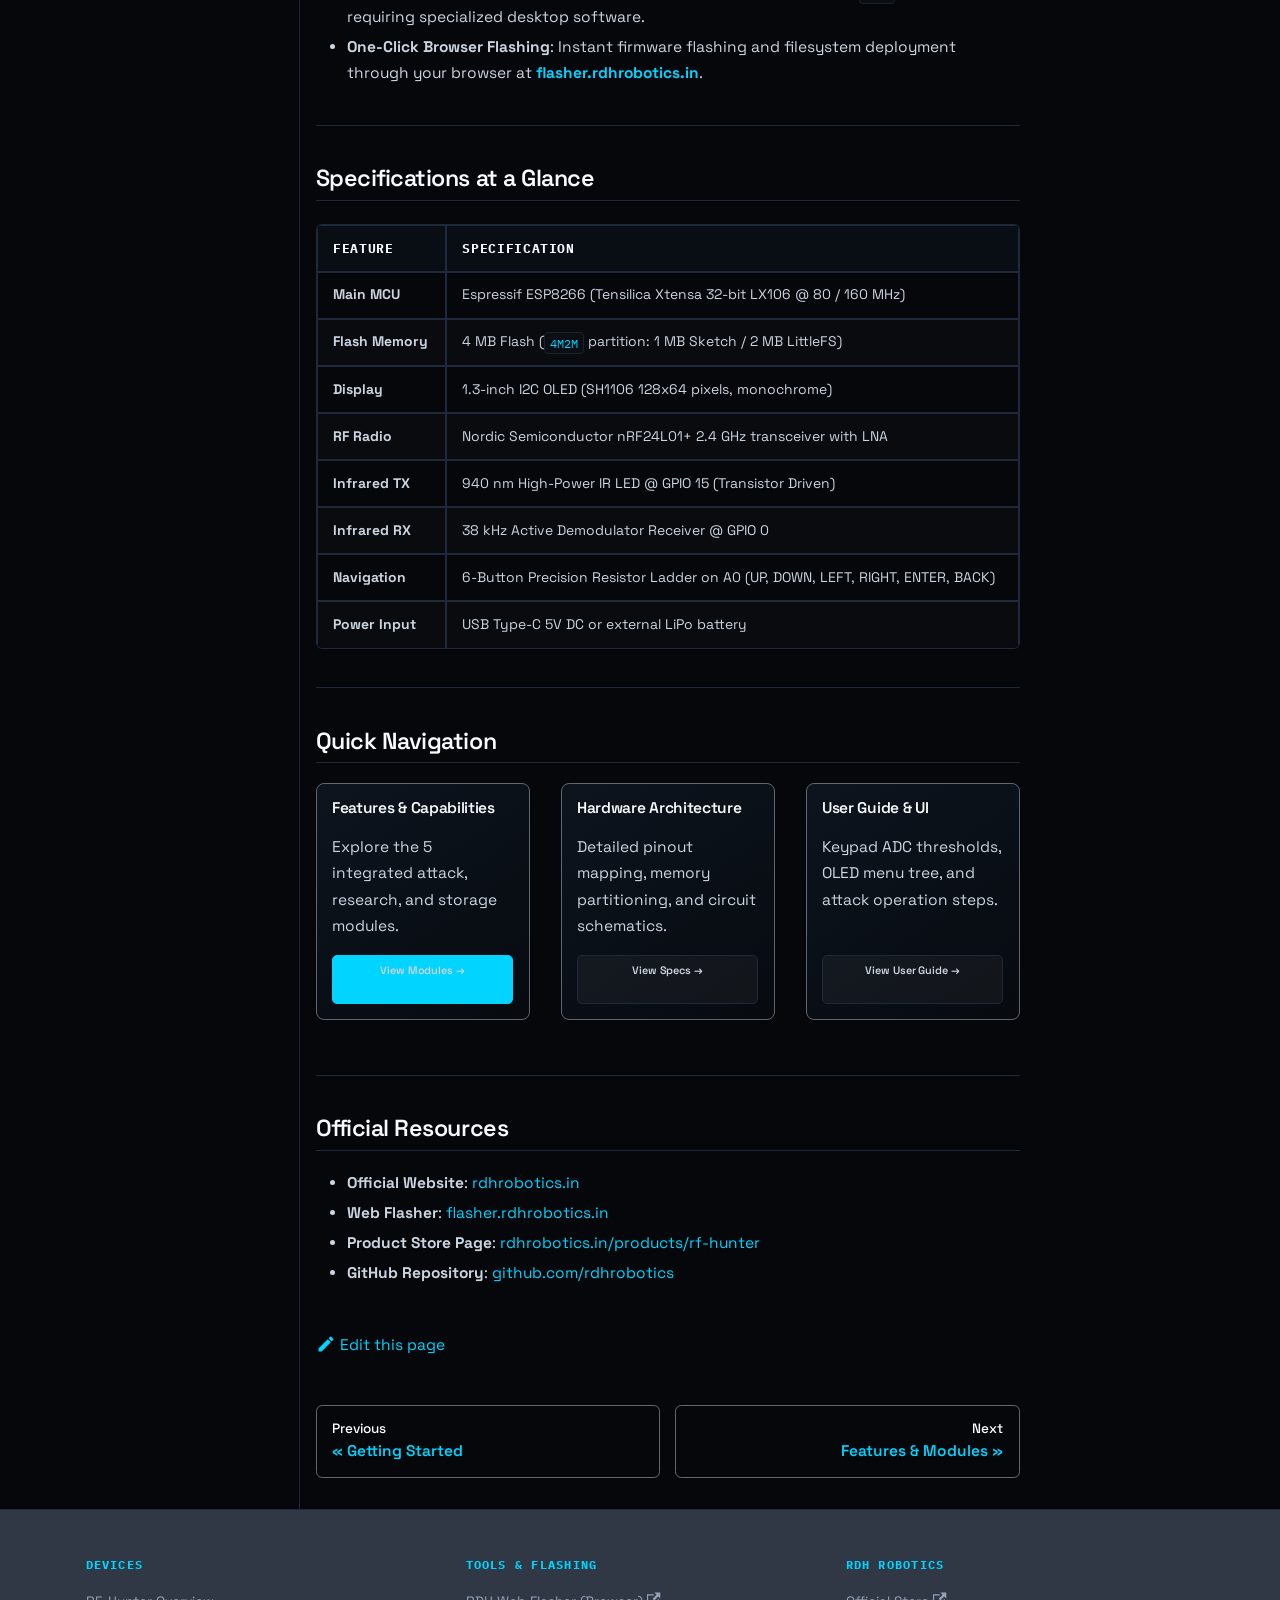
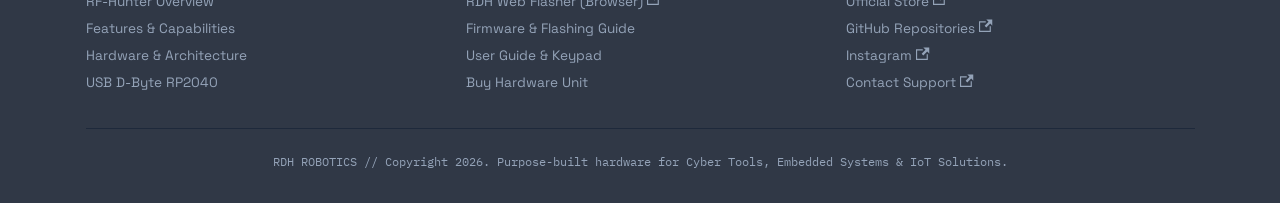
<file: docs/RF-Hunter/index.html>
<!doctype html><html lang=en dir=ltr class="docs-wrapper plugin-docs plugin-id-default docs-version-current docs-doc-page docs-doc-id-RF-Hunter/index" data-has-hydrated=false><head><meta charset=UTF-8><meta name=generator content="Docusaurus v3.10.1"><title data-rh=true>RF Hunter Overview | RDH Robotics Docs</title><meta data-rh=true name=viewport content="width=device-width, initial-scale=1.0"/><meta data-rh=true name=twitter:card content=summary_large_image /><meta data-rh=true property=og:image content=https://docs.rdhrobotics.in/img/RF-Hunter.png /><meta data-rh=true name=twitter:image content=https://docs.rdhrobotics.in/img/RF-Hunter.png /><meta data-rh=true property=og:url content=https://docs.rdhrobotics.in/docs/RF-Hunter/ /><meta data-rh=true property=og:locale content=en /><meta data-rh=true name=docusaurus_locale content=en /><meta data-rh=true name=docsearch:language content=en /><meta data-rh=true name=keywords content="Cyber Tools, Embedded Systems, IoT Solutions, RF Hunter, USB D-Byte, RP2040, ESP8266, Hardware Pentesting, RDH Robotics"/><meta data-rh=true name=theme-color content=#05070A /><meta data-rh=true name=docusaurus_version content=current /><meta data-rh=true name=docusaurus_tag content=docs-default-current /><meta data-rh=true name=docsearch:version content=current /><meta data-rh=true name=docsearch:docusaurus_tag content=docs-default-current /><meta data-rh=true property=og:title content="RF Hunter Overview | RDH Robotics Docs"/><meta data-rh=true name=description content="Comprehensive overview of RF Hunter multi-protocol cybersecurity and hardware exploration tool by RDH Robotics"/><meta data-rh=true property=og:description content="Comprehensive overview of RF Hunter multi-protocol cybersecurity and hardware exploration tool by RDH Robotics"/><link data-rh=true rel=icon href=/img/favicon.svg /><link data-rh=true rel=canonical href=https://docs.rdhrobotics.in/docs/RF-Hunter/ /><link data-rh=true rel=alternate href=https://docs.rdhrobotics.in/docs/RF-Hunter/ hreflang=en /><link data-rh=true rel=alternate href=https://docs.rdhrobotics.in/docs/RF-Hunter/ hreflang=x-default /><script data-rh=true type=application/ld+json>{"@context":"https://schema.org","@type":"BreadcrumbList","itemListElement":[{"@type":"ListItem","item":"https://docs.rdhrobotics.in/docs/RF-Hunter/","name":"RF-Hunter","position":1}]}</script><link rel=preconnect href=https://fonts.googleapis.com><link rel=preconnect href=https://fonts.gstatic.com crossorigin=anonymous><link rel=stylesheet href="https://fonts.googleapis.com/css2?family=IBM+Plex+Mono:ital,wght@0,400;0,500;0,600;0,700;1,400&family=Space+Grotesk:wght@400;500;600;700&display=swap"><link rel=stylesheet href=/assets/css/styles.5d76ce7a.css /><script src=/assets/js/runtime~main.bdf27f00.js defer></script><script src=/assets/js/main.3d0b415b.js defer></script></head><body><svg style="display: none;"><defs>
<symbol id=theme-svg-external-link viewBox="0 0 24 24"><path fill=currentColor d="M21 13v10h-21v-19h12v2h-10v15h17v-8h2zm3-12h-10.988l4.035 4-6.977 7.07 2.828 2.828 6.977-7.07 4.125 4.172v-11z"/></symbol>
</defs></svg>
<script>!function(){var t=function(){try{return new URLSearchParams(window.location.search).get("docusaurus-theme")}catch(t){}}()||function(){try{return window.localStorage.getItem("theme-b29")}catch(t){}}();document.documentElement.setAttribute("data-theme",t||"dark"),document.documentElement.setAttribute("data-theme-choice",t||"dark")}(),function(){try{for(var[t,e]of new URLSearchParams(window.location.search).entries())if(t.startsWith("docusaurus-data-")){var a=t.replace("docusaurus-data-","data-");document.documentElement.setAttribute(a,e)}}catch(t){}}()</script><div id=__docusaurus><link rel=preload as=image href=/img/logo_title_white.svg /><link rel=preload as=image href=/img/RF-Hunter.png /><div role=region aria-label="Skip to main content"><a class=skipToContent_fXgn href=#__docusaurus_skipToContent_fallback>Skip to main content</a></div><nav aria-label=Main class="theme-layout-navbar navbar navbar--fixed-top"><div class=navbar__inner><div class="theme-layout-navbar-left navbar__items"><button aria-label="Toggle navigation bar" aria-expanded=false class="navbar__toggle clean-btn" type=button><svg width=30 height=30 viewBox="0 0 30 30" aria-hidden=true><path stroke=currentColor stroke-linecap=round stroke-miterlimit=10 stroke-width=2 d="M4 7h22M4 15h22M4 23h22"/></svg></button><a class=navbar__brand href=/><div class=navbar__logo><img src=/img/logo_title_white.svg alt="RDH Robotics" class="themedComponent_mlkZ themedComponent--light_NVdE" height=28 /><img src=/img/logo_title_white.svg alt="RDH Robotics" class="themedComponent_mlkZ themedComponent--dark_xIcU" height=28 /></div><b class="navbar__title text--truncate"></b></a><a aria-current=page class="navbar__item navbar__link navbar__link--active" href=/docs/intro>Documentation</a><a aria-current=page class="navbar__item navbar__link navbar__link--active" href=/docs/RF-Hunter>RF Hunter</a><a class="navbar__item navbar__link" href=/docs/USB-D-Byte>USB D-Byte</a></div><div class="theme-layout-navbar-right navbar__items navbar__items--right"><a href=https://flasher.rdhrobotics.in target=_blank rel="noopener noreferrer" class="navbar__item navbar__link navbar-flasher-link">⚡ Web Flasher<svg width=13.5 height=13.5 aria-label="(opens in new tab)" class=iconExternalLink_nPIU><use href=#theme-svg-external-link /></svg></a><a href=https://rdhrobotics.in target=_blank rel="noopener noreferrer" class="navbar__item navbar__link">Website<svg width=13.5 height=13.5 aria-label="(opens in new tab)" class=iconExternalLink_nPIU><use href=#theme-svg-external-link /></svg></a><a href=https://github.com/rdhrobotics target=_blank rel="noopener noreferrer" class="navbar__item navbar__link">GitHub<svg width=13.5 height=13.5 aria-label="(opens in new tab)" class=iconExternalLink_nPIU><use href=#theme-svg-external-link /></svg></a><div class=navbarSearchContainer_Bca1><form class=navbar-search role=search><button class=navbar-search__toggle type=button aria-label="Open search"><svg aria-hidden=true viewBox="0 0 24 24" width=20 height=20><path fill=currentColor d="M9.5 4a5.5 5.5 0 0 1 4.38 8.83l4.15 4.14a.75.75 0 0 1-1.06 1.06l-4.14-4.15A5.5 5.5 0 1 1 9.5 4Zm0 1.5a4 4 0 1 0 0 8 4 4 0 0 0 0-8Z"/></svg></button><input class=navbar-search__input type=search placeholder="Search docs" aria-label="Search documentation" value="" /></form></div><div class="toggle_vylO colorModeToggle_DEke"><button class="clean-btn toggleButton_gllP toggleButtonDisabled_aARS" type=button disabled title="system mode" aria-label="Switch between dark and light mode (currently system mode)"><svg viewBox="0 0 24 24" width=24 height=24 aria-hidden=true class="toggleIcon_g3eP lightToggleIcon_pyhR"><path fill=currentColor d="M12,9c1.65,0,3,1.35,3,3s-1.35,3-3,3s-3-1.35-3-3S10.35,9,12,9 M12,7c-2.76,0-5,2.24-5,5s2.24,5,5,5s5-2.24,5-5 S14.76,7,12,7L12,7z M2,13l2,0c0.55,0,1-0.45,1-1s-0.45-1-1-1l-2,0c-0.55,0-1,0.45-1,1S1.45,13,2,13z M20,13l2,0c0.55,0,1-0.45,1-1 s-0.45-1-1-1l-2,0c-0.55,0-1,0.45-1,1S19.45,13,20,13z M11,2v2c0,0.55,0.45,1,1,1s1-0.45,1-1V2c0-0.55-0.45-1-1-1S11,1.45,11,2z M11,20v2c0,0.55,0.45,1,1,1s1-0.45,1-1v-2c0-0.55-0.45-1-1-1C11.45,19,11,19.45,11,20z M5.99,4.58c-0.39-0.39-1.03-0.39-1.41,0 c-0.39,0.39-0.39,1.03,0,1.41l1.06,1.06c0.39,0.39,1.03,0.39,1.41,0s0.39-1.03,0-1.41L5.99,4.58z M18.36,16.95 c-0.39-0.39-1.03-0.39-1.41,0c-0.39,0.39-0.39,1.03,0,1.41l1.06,1.06c0.39,0.39,1.03,0.39,1.41,0c0.39-0.39,0.39-1.03,0-1.41 L18.36,16.95z M19.42,5.99c0.39-0.39,0.39-1.03,0-1.41c-0.39-0.39-1.03-0.39-1.41,0l-1.06,1.06c-0.39,0.39-0.39,1.03,0,1.41 s1.03,0.39,1.41,0L19.42,5.99z M7.05,18.36c0.39-0.39,0.39-1.03,0-1.41c-0.39-0.39-1.03-0.39-1.41,0l-1.06,1.06 c-0.39,0.39-0.39,1.03,0,1.41s1.03,0.39,1.41,0L7.05,18.36z"/></svg><svg viewBox="0 0 24 24" width=24 height=24 aria-hidden=true class="toggleIcon_g3eP darkToggleIcon_wfgR"><path fill=currentColor d="M9.37,5.51C9.19,6.15,9.1,6.82,9.1,7.5c0,4.08,3.32,7.4,7.4,7.4c0.68,0,1.35-0.09,1.99-0.27C17.45,17.19,14.93,19,12,19 c-3.86,0-7-3.14-7-7C5,9.07,6.81,6.55,9.37,5.51z M12,3c-4.97,0-9,4.03-9,9s4.03,9,9,9s9-4.03,9-9c0-0.46-0.04-0.92-0.1-1.36 c-0.98,1.37-2.58,2.26-4.4,2.26c-2.98,0-5.4-2.42-5.4-5.4c0-1.81,0.89-3.42,2.26-4.4C12.92,3.04,12.46,3,12,3L12,3z"/></svg><svg viewBox="0 0 24 24" width=24 height=24 aria-hidden=true class="toggleIcon_g3eP systemToggleIcon_QzmC"><path fill=currentColor d="m12 21c4.971 0 9-4.029 9-9s-4.029-9-9-9-9 4.029-9 9 4.029 9 9 9zm4.95-13.95c1.313 1.313 2.05 3.093 2.05 4.95s-0.738 3.637-2.05 4.95c-1.313 1.313-3.093 2.05-4.95 2.05v-14c1.857 0 3.637 0.737 4.95 2.05z"/></svg></button></div></div></div><div role=presentation class=navbar-sidebar__backdrop></div></nav><div id=__docusaurus_skipToContent_fallback class="theme-layout-main main-wrapper mainWrapper_z2l0"><div class=docsWrapper_hBAB><button aria-label="Scroll back to top" class="clean-btn theme-back-to-top-button backToTopButton_sjWU" type=button></button><div class=docRoot_UBD9><aside class="theme-doc-sidebar-container docSidebarContainer_YfHR"><div class=sidebarViewport_aRkj><div class=sidebar_njMd><nav aria-label="Docs sidebar" class="menu thin-scrollbar menu_SIkG"><ul class="theme-doc-sidebar-menu menu__list"><li class="theme-doc-sidebar-item-link theme-doc-sidebar-item-link-level-1 menu__list-item"><a class=menu__link href=/docs/intro><span title="Getting Started" class=linkLabel_WmDU>Getting Started</span></a><li class="theme-doc-sidebar-item-category theme-doc-sidebar-item-category-level-1 menu__list-item"><div class="menu__list-item-collapsible menu__list-item-collapsible--active"><a class="categoryLink_byQd menu__link menu__link--sublist menu__link--active" aria-current=page href=/docs/RF-Hunter/><span title=RF-Hunter class=categoryLinkLabel_W154>RF-Hunter</span></a><button aria-label="Collapse sidebar category 'RF-Hunter'" aria-expanded=true type=button class="clean-btn menu__caret"></button></div><ul class=menu__list><li class="theme-doc-sidebar-item-link theme-doc-sidebar-item-link-level-2 menu__list-item"><a class=menu__link tabindex=0 href=/docs/RF-Hunter/features><span title="Features & Modules" class=linkLabel_WmDU>Features & Modules</span></a><li class="theme-doc-sidebar-item-link theme-doc-sidebar-item-link-level-2 menu__list-item"><a class=menu__link tabindex=0 href=/docs/RF-Hunter/specs><span title="Hardware & Architecture" class=linkLabel_WmDU>Hardware & Architecture</span></a><li class="theme-doc-sidebar-item-link theme-doc-sidebar-item-link-level-2 menu__list-item"><a class=menu__link tabindex=0 href=/docs/RF-Hunter/usage><span title="User Guide & UI" class=linkLabel_WmDU>User Guide & UI</span></a><li class="theme-doc-sidebar-item-link theme-doc-sidebar-item-link-level-2 menu__list-item"><a class=menu__link tabindex=0 href=/docs/RF-Hunter/firmware><span title="Firmware & Flashing" class=linkLabel_WmDU>Firmware & Flashing</span></a><li class="theme-doc-sidebar-item-link theme-doc-sidebar-item-link-level-2 menu__list-item"><a class=menu__link tabindex=0 href=/docs/RF-Hunter/buy><span title="Hardware & Ordering" class=linkLabel_WmDU>Hardware & Ordering</span></a></ul><li class="theme-doc-sidebar-item-category theme-doc-sidebar-item-category-level-1 menu__list-item"><div class=menu__list-item-collapsible><a class="categoryLink_byQd menu__link menu__link--sublist" href=/docs/USB-D-Byte/><span title="USB D-Byte" class=categoryLinkLabel_W154>USB D-Byte</span></a><button aria-label="Collapse sidebar category 'USB D-Byte'" aria-expanded=true type=button class="clean-btn menu__caret"></button></div><ul class=menu__list><li class="theme-doc-sidebar-item-link theme-doc-sidebar-item-link-level-2 menu__list-item"><a class=menu__link tabindex=0 href=/docs/USB-D-Byte/><span title="Overview & Specs" class=linkLabel_WmDU>Overview & Specs</span></a></ul></ul></nav></div></div></aside><main class=docMainContainer_TBSr><div class="container padding-top--md padding-bottom--lg"><div class=row><div class="col docItemCol_VOVn"><div class=docItemContainer_Djhp><article><nav class="theme-doc-breadcrumbs breadcrumbsContainer_Z_bl" aria-label=Breadcrumbs><ul class=breadcrumbs><li class=breadcrumbs__item><a aria-label="Home page" class=breadcrumbs__link href=/><svg viewBox="0 0 24 24" class=breadcrumbHomeIcon_YNFT><path d="M10 19v-5h4v5c0 .55.45 1 1 1h3c.55 0 1-.45 1-1v-7h1.7c.46 0 .68-.57.33-.87L12.67 3.6c-.38-.34-.96-.34-1.34 0l-8.36 7.53c-.34.3-.13.87.33.87H5v7c0 .55.45 1 1 1h3c.55 0 1-.45 1-1z" fill=currentColor /></svg></a><li class="breadcrumbs__item breadcrumbs__item--active"><span class=breadcrumbs__link>RF-Hunter</span></ul></nav><div class="tocCollapsible_ETCw theme-doc-toc-mobile tocMobile_ITEo"><button type=button class="clean-btn tocCollapsibleButton_TO0P">On this page</button></div><div class="theme-doc-markdown markdown"><header><h1>RF Hunter</h1></header>
<div class="rf-product-hero text--center margin-bottom--lg"><img class=rf-hunter-product-image src=/img/RF-Hunter.png alt="RF Hunter Handheld Cybersecurity Tool by RDH Robotics" style=max-width:480px;width:100%;height:auto;border-radius:10px /></div>
<p><strong>RF Hunter</strong> is an all-in-one portable multi-protocol cybersecurity and hardware exploration tool engineered by <strong><a href=https://rdhrobotics.in target=_blank rel="noopener noreferrer" class="">RDH Robotics</a></strong>. Powered by the Espressif ESP8266 Wi-Fi microcontroller and equipped with an onboard Nordic Semiconductor nRF24L01+ 2.4 GHz transceiver, a 38 kHz infrared emitter/receiver pair, an OLED display, and a 6-button directional pad, RF Hunter is designed for penetration testers, security researchers, and embedded hardware hobbyists.</p>
<div class="theme-admonition theme-admonition-warning admonition_xJq3 alert alert--warning"><div class=admonitionHeading_Gvgb><span class=admonitionIcon_Rf37><svg viewBox="0 0 16 16"><path fill-rule=evenodd d="M8.893 1.5c-.183-.31-.52-.5-.887-.5s-.703.19-.886.5L.138 13.499a.98.98 0 0 0 0 1.001c.193.31.53.501.886.501h13.964c.367 0 .704-.19.877-.5a1.03 1.03 0 0 0 .01-1.002L8.893 1.5zm.133 11.497H6.987v-2.003h2.039v2.003zm0-3.004H6.987V5.987h2.039v4.006z"/></svg></span>Legal Notice // Authorized Research Only</div><div class=admonitionContent_BuS1><p>RF Hunter is designed strictly for authorized penetration testing, academic research, and educational cybersecurity labs. Transmitting jamming carriers, performing deauthentication attacks, or capturing network credentials without explicit written authorization from the system owner is illegal and may result in criminal liability. Always conduct audits responsibly and comply with all applicable local telecommunications laws.</div></div>
<hr/>
<h2 class="anchor anchorTargetStickyNavbar_Vzrq" id=key-highlights>Key Highlights<a href=#key-highlights class=hash-link aria-label="Direct link to Key Highlights" title="Direct link to Key Highlights" translate=no>​</a></h2>
<ul>
<li class=""><strong>Quad-Protocol Arsenal</strong>: 2.4 GHz RF Jammer, 802.11 Wi-Fi Deauther suite, WiPhi captive portal harvester, and Universal Infrared remote hub.</li>
<li class=""><strong>Embedded Universal IR Remote</strong>: Preloaded with <strong>193 remotes</strong> and <strong>4,966 buttons</strong> stored directly in high-efficiency compressed program flash memory (<code>PROGMEM</code>) without consuming LittleFS storage.</li>
<li class=""><strong>Physical Handheld Navigation</strong>: Crisp 1.3" 128x64 SH1106 OLED with smooth scrolling list boxes, inverted highlight selection bars, and vertical scrollbars.</li>
<li class=""><strong>Stand-alone Storage AP</strong>: Web-based file portal (<code>StorageRF</code>) at <code>192.168.4.1</code> for uploading, downloading, and inspecting captured data and custom <code>.ir</code> files without requiring specialized desktop software.</li>
<li class=""><strong>One-Click Browser Flashing</strong>: Instant firmware flashing and filesystem deployment through your browser at <strong><a href=https://flasher.rdhrobotics.in target=_blank rel="noopener noreferrer" class="">flasher.rdhrobotics.in</a></strong>.</li>
</ul>
<hr/>
<h2 class="anchor anchorTargetStickyNavbar_Vzrq" id=specifications-at-a-glance>Specifications at a Glance<a href=#specifications-at-a-glance class=hash-link aria-label="Direct link to Specifications at a Glance" title="Direct link to Specifications at a Glance" translate=no>​</a></h2>
<table><thead><tr><th style=text-align:left>Feature<th style=text-align:left>Specification<tbody><tr><td style=text-align:left><strong>Main MCU</strong><td style=text-align:left>Espressif ESP8266 (Tensilica Xtensa 32-bit LX106 @ 80 / 160 MHz)<tr><td style=text-align:left><strong>Flash Memory</strong><td style=text-align:left>4 MB Flash (<code>4M2M</code> partition: 1 MB Sketch / 2 MB LittleFS)<tr><td style=text-align:left><strong>Display</strong><td style=text-align:left>1.3-inch I2C OLED (SH1106 128x64 pixels, monochrome)<tr><td style=text-align:left><strong>RF Radio</strong><td style=text-align:left>Nordic Semiconductor nRF24L01+ 2.4 GHz transceiver with LNA<tr><td style=text-align:left><strong>Infrared TX</strong><td style=text-align:left>940 nm High-Power IR LED @ GPIO 15 (Transistor Driven)<tr><td style=text-align:left><strong>Infrared RX</strong><td style=text-align:left>38 kHz Active Demodulator Receiver @ GPIO 0<tr><td style=text-align:left><strong>Navigation</strong><td style=text-align:left>6-Button Precision Resistor Ladder on A0 (UP, DOWN, LEFT, RIGHT, ENTER, BACK)<tr><td style=text-align:left><strong>Power Input</strong><td style=text-align:left>USB Type-C 5V DC or external LiPo battery</table>
<hr/>
<h2 class="anchor anchorTargetStickyNavbar_Vzrq" id=quick-navigation>Quick Navigation<a href=#quick-navigation class=hash-link aria-label="Direct link to Quick Navigation" title="Direct link to Quick Navigation" translate=no>​</a></h2>
<div class="row margin-top--md margin-bottom--lg"><div class="col col--4 margin-bottom--md"><div class="card shadow--sm" style="height:100%;border:1px solid var(--ifm-color-emphasis-300)"><div class=card__body><h4>Features & Capabilities</h4><p>Explore the 5 integrated attack, research, and storage modules.</div><div class=card__footer><a class="button button--primary button--sm button--block" href=/docs/RF-Hunter/features><p>View Modules →</p></a></div></div></div><div class="col col--4 margin-bottom--md"><div class="card shadow--sm" style="height:100%;border:1px solid var(--ifm-color-emphasis-300)"><div class=card__body><h4>Hardware Architecture</h4><p>Detailed pinout mapping, memory partitioning, and circuit schematics.</div><div class=card__footer><a class="button button--secondary button--sm button--block" href=/docs/RF-Hunter/specs><p>View Specs →</p></a></div></div></div><div class="col col--4 margin-bottom--md"><div class="card shadow--sm" style="height:100%;border:1px solid var(--ifm-color-emphasis-300)"><div class=card__body><h4>User Guide & UI</h4><p>Keypad ADC thresholds, OLED menu tree, and attack operation steps.</div><div class=card__footer><a class="button button--secondary button--sm button--block" href=/docs/RF-Hunter/usage><p>View User Guide →</p></a></div></div></div></div>
<hr/>
<h2 class="anchor anchorTargetStickyNavbar_Vzrq" id=official-resources>Official Resources<a href=#official-resources class=hash-link aria-label="Direct link to Official Resources" title="Direct link to Official Resources" translate=no>​</a></h2>
<ul>
<li class=""><strong>Official Website</strong>: <a href=https://rdhrobotics.in target=_blank rel="noopener noreferrer" class="">rdhrobotics.in</a></li>
<li class=""><strong>Web Flasher</strong>: <a href=https://flasher.rdhrobotics.in target=_blank rel="noopener noreferrer" class="">flasher.rdhrobotics.in</a></li>
<li class=""><strong>Product Store Page</strong>: <a href=https://rdhrobotics.in/products/rf-hunter target=_blank rel="noopener noreferrer" class="">rdhrobotics.in/products/rf-hunter</a></li>
<li class=""><strong>GitHub Repository</strong>: <a href=https://github.com/rdhrobotics target=_blank rel="noopener noreferrer" class="">github.com/rdhrobotics</a></li>
</ul></div><footer class="theme-doc-footer docusaurus-mt-lg"><div class="row margin-top--sm theme-doc-footer-edit-meta-row"><div class="col noPrint_WFHX"><a href=https://github.com/rdhrobotics/Docs/tree/main/docs/RF-Hunter/index.mdx target=_blank rel="noopener noreferrer" class=theme-edit-this-page><svg fill=currentColor height=20 width=20 viewBox="0 0 40 40" class=iconEdit_Z9Sw aria-hidden=true><g><path d="m34.5 11.7l-3 3.1-6.3-6.3 3.1-3q0.5-0.5 1.2-0.5t1.1 0.5l3.9 3.9q0.5 0.4 0.5 1.1t-0.5 1.2z m-29.5 17.1l18.4-18.5 6.3 6.3-18.4 18.4h-6.3v-6.2z"/></g></svg>Edit this page</a></div><div class="col lastUpdated_JAkA"></div></div></footer></article><nav class="docusaurus-mt-lg pagination-nav" aria-label="Docs pages"><a class="pagination-nav__link pagination-nav__link--prev" href=/docs/intro><div class=pagination-nav__sublabel>Previous</div><div class=pagination-nav__label>Getting Started</div></a><a class="pagination-nav__link pagination-nav__link--next" href=/docs/RF-Hunter/features><div class=pagination-nav__sublabel>Next</div><div class=pagination-nav__label>Features & Modules</div></a></nav></div></div><div class="col col--3"><div class="tableOfContents_bqdL thin-scrollbar theme-doc-toc-desktop"><ul class="table-of-contents table-of-contents__left-border"><li><a href=#key-highlights class="table-of-contents__link toc-highlight">Key Highlights</a><li><a href=#specifications-at-a-glance class="table-of-contents__link toc-highlight">Specifications at a Glance</a><li><a href=#quick-navigation class="table-of-contents__link toc-highlight">Quick Navigation</a><li><a href=#official-resources class="table-of-contents__link toc-highlight">Official Resources</a></ul></div></div></div></div></main></div></div></div><footer class="theme-layout-footer footer footer--dark"><div class="container container-fluid"><div class="row footer__links"><div class="theme-layout-footer-column col footer__col"><div class=footer__title>Devices</div><ul class="footer__items clean-list"><li class=footer__item><a class=footer__link-item href=/docs/RF-Hunter>RF-Hunter Overview</a><li class=footer__item><a class=footer__link-item href=/docs/RF-Hunter/features>Features & Capabilities</a><li class=footer__item><a class=footer__link-item href=/docs/RF-Hunter/specs>Hardware & Architecture</a><li class=footer__item><a class=footer__link-item href=/docs/USB-D-Byte>USB D-Byte RP2040</a></ul></div><div class="theme-layout-footer-column col footer__col"><div class=footer__title>Tools & Flashing</div><ul class="footer__items clean-list"><li class=footer__item><a href=https://flasher.rdhrobotics.in target=_blank rel="noopener noreferrer" class=footer__link-item>RDH Web Flasher (Browser)<svg width=13.5 height=13.5 aria-label="(opens in new tab)" class=iconExternalLink_nPIU><use href=#theme-svg-external-link /></svg></a><li class=footer__item><a class=footer__link-item href=/docs/RF-Hunter/firmware>Firmware & Flashing Guide</a><li class=footer__item><a class=footer__link-item href=/docs/RF-Hunter/usage>User Guide & Keypad</a><li class=footer__item><a class=footer__link-item href=/docs/RF-Hunter/buy>Buy Hardware Unit</a></ul></div><div class="theme-layout-footer-column col footer__col"><div class=footer__title>RDH Robotics</div><ul class="footer__items clean-list"><li class=footer__item><a href=https://rdhrobotics.in target=_blank rel="noopener noreferrer" class=footer__link-item>Official Store<svg width=13.5 height=13.5 aria-label="(opens in new tab)" class=iconExternalLink_nPIU><use href=#theme-svg-external-link /></svg></a><li class=footer__item><a href=https://github.com/rdhrobotics target=_blank rel="noopener noreferrer" class=footer__link-item>GitHub Repositories<svg width=13.5 height=13.5 aria-label="(opens in new tab)" class=iconExternalLink_nPIU><use href=#theme-svg-external-link /></svg></a><li class=footer__item><a href=https://instagram.com/rdhrobotics target=_blank rel="noopener noreferrer" class=footer__link-item>Instagram<svg width=13.5 height=13.5 aria-label="(opens in new tab)" class=iconExternalLink_nPIU><use href=#theme-svg-external-link /></svg></a><li class=footer__item><a href=mailto:rdhrobotics@hotmail.com target=_blank rel="noopener noreferrer" class=footer__link-item>Contact Support<svg width=13.5 height=13.5 aria-label="(opens in new tab)" class=iconExternalLink_nPIU><use href=#theme-svg-external-link /></svg></a></ul></div></div><div class="footer__bottom text--center"><div class=footer__copyright>RDH ROBOTICS // Copyright 2026. Purpose-built hardware for Cyber Tools, Embedded Systems & IoT Solutions.</div></div></div></footer></div></body>
</file>
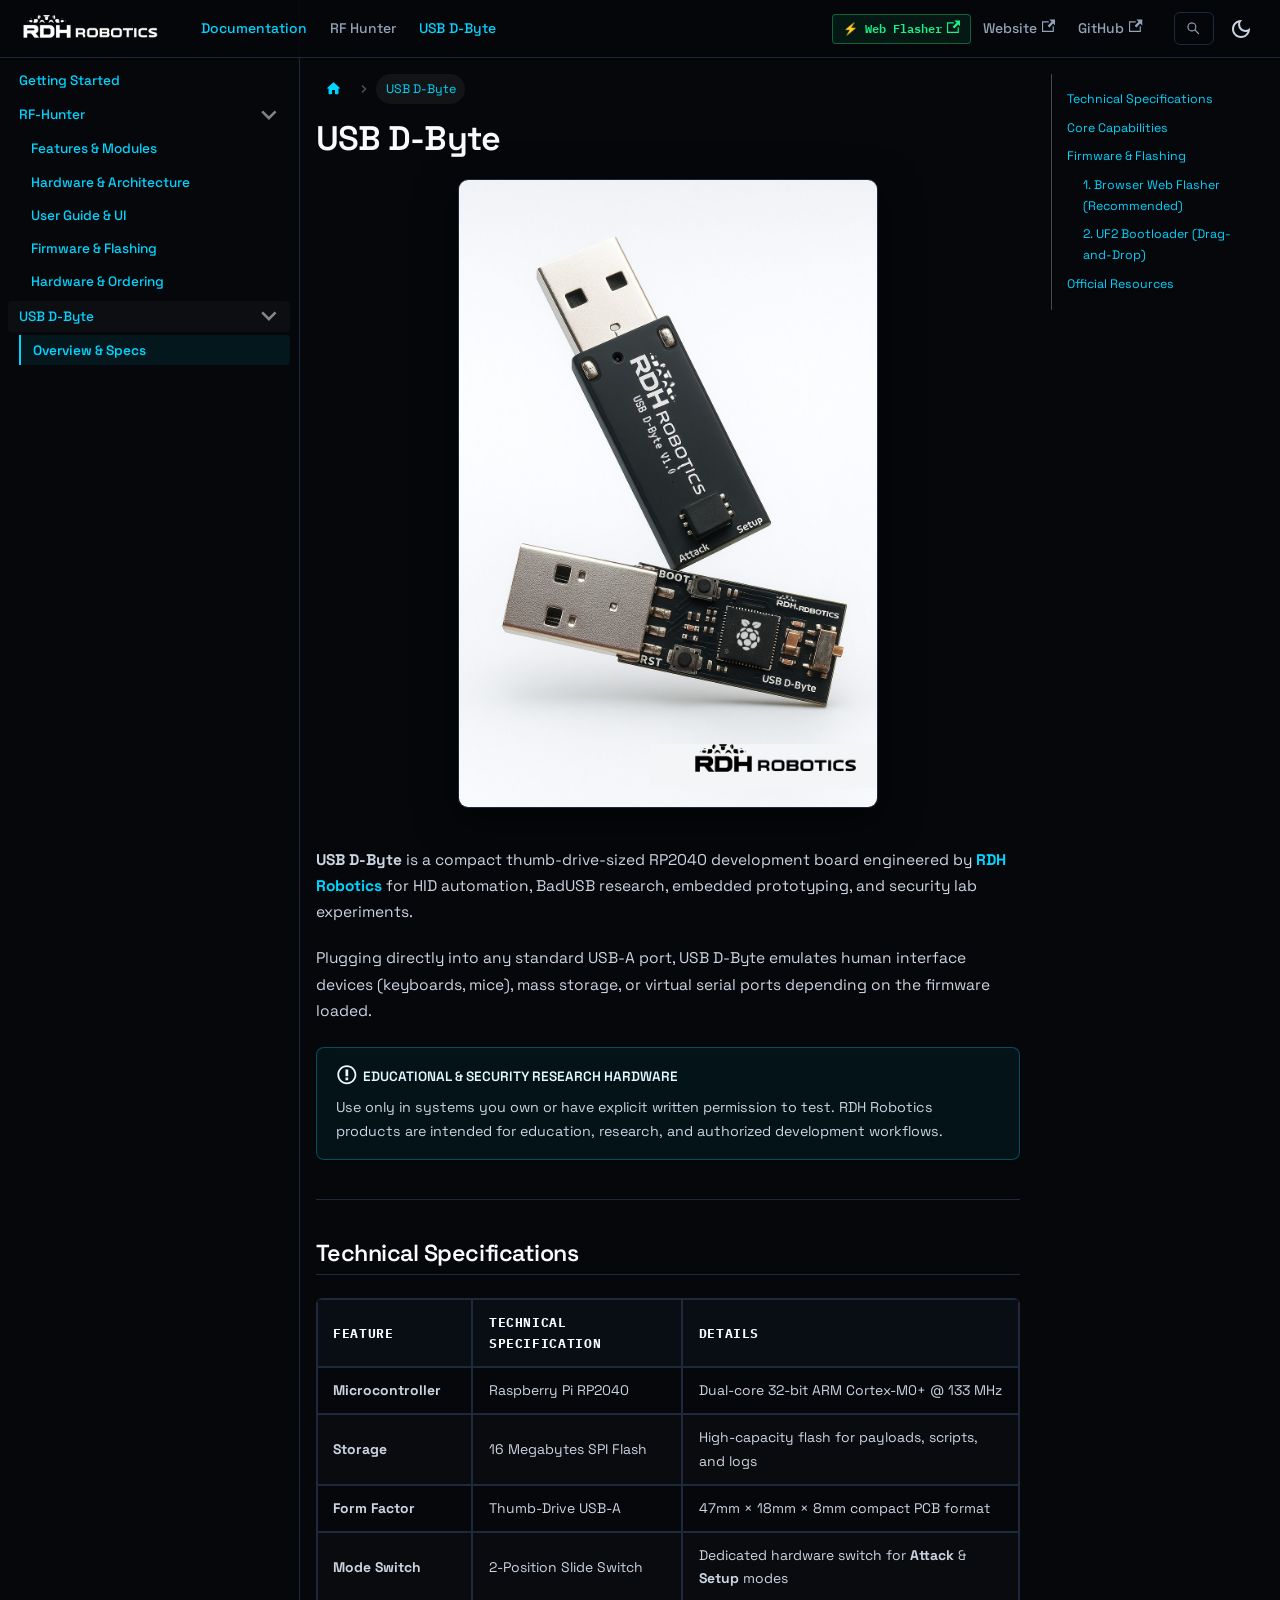
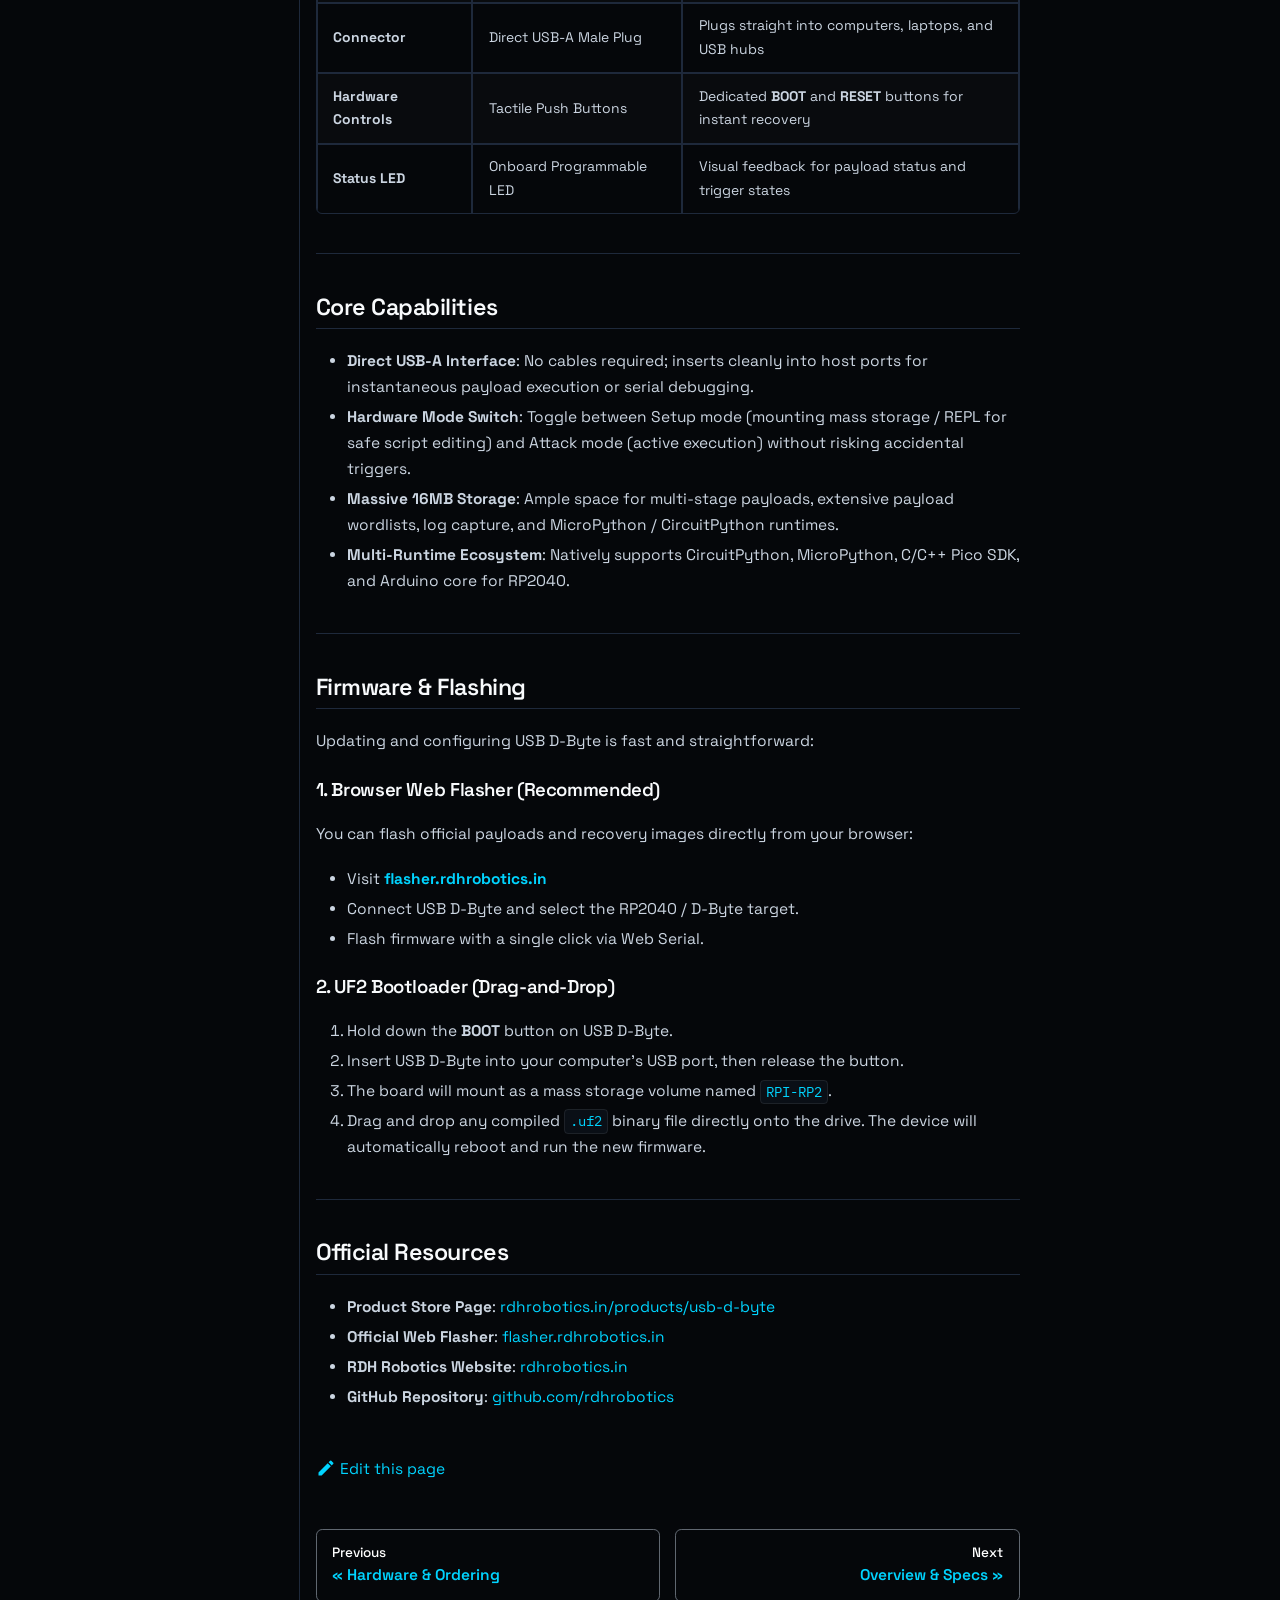
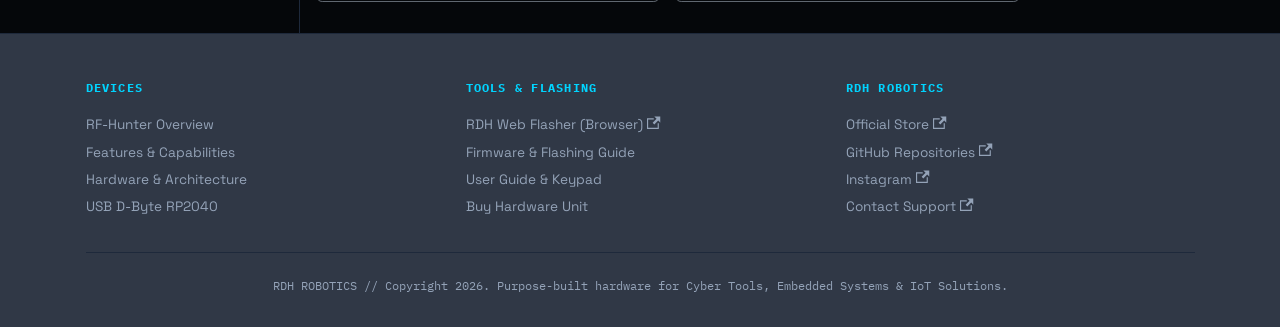
<file: docs/USB-D-Byte/index.html>
<!doctype html><html lang=en dir=ltr class="docs-wrapper plugin-docs plugin-id-default docs-version-current docs-doc-page docs-doc-id-USB-D-Byte/index" data-has-hydrated=false><head><meta charset=UTF-8><meta name=generator content="Docusaurus v3.10.1"><title data-rh=true>USB D-Byte RP2040 Board | RDH Robotics Docs</title><meta data-rh=true name=viewport content="width=device-width, initial-scale=1.0"/><meta data-rh=true name=twitter:card content=summary_large_image /><meta data-rh=true property=og:image content=https://docs.rdhrobotics.in/img/RF-Hunter.png /><meta data-rh=true name=twitter:image content=https://docs.rdhrobotics.in/img/RF-Hunter.png /><meta data-rh=true property=og:url content=https://docs.rdhrobotics.in/docs/USB-D-Byte/ /><meta data-rh=true property=og:locale content=en /><meta data-rh=true name=docusaurus_locale content=en /><meta data-rh=true name=docsearch:language content=en /><meta data-rh=true name=keywords content="Cyber Tools, Embedded Systems, IoT Solutions, RF Hunter, USB D-Byte, RP2040, ESP8266, Hardware Pentesting, RDH Robotics"/><meta data-rh=true name=theme-color content=#05070A /><meta data-rh=true name=docusaurus_version content=current /><meta data-rh=true name=docusaurus_tag content=docs-default-current /><meta data-rh=true name=docsearch:version content=current /><meta data-rh=true name=docsearch:docusaurus_tag content=docs-default-current /><meta data-rh=true property=og:title content="USB D-Byte RP2040 Board | RDH Robotics Docs"/><meta data-rh=true name=description content="Official documentation and specifications for USB D-Byte RP2040 HID automation board by RDH Robotics"/><meta data-rh=true property=og:description content="Official documentation and specifications for USB D-Byte RP2040 HID automation board by RDH Robotics"/><link data-rh=true rel=icon href=/img/favicon.svg /><link data-rh=true rel=canonical href=https://docs.rdhrobotics.in/docs/USB-D-Byte/ /><link data-rh=true rel=alternate href=https://docs.rdhrobotics.in/docs/USB-D-Byte/ hreflang=en /><link data-rh=true rel=alternate href=https://docs.rdhrobotics.in/docs/USB-D-Byte/ hreflang=x-default /><script data-rh=true type=application/ld+json>{"@context":"https://schema.org","@type":"BreadcrumbList","itemListElement":[{"@type":"ListItem","item":"https://docs.rdhrobotics.in/docs/USB-D-Byte/","name":"USB D-Byte","position":1}]}</script><link rel=preconnect href=https://fonts.googleapis.com><link rel=preconnect href=https://fonts.gstatic.com crossorigin=anonymous><link rel=stylesheet href="https://fonts.googleapis.com/css2?family=IBM+Plex+Mono:ital,wght@0,400;0,500;0,600;0,700;1,400&family=Space+Grotesk:wght@400;500;600;700&display=swap"><link rel=stylesheet href=/assets/css/styles.5d76ce7a.css /><script src=/assets/js/runtime~main.bdf27f00.js defer></script><script src=/assets/js/main.3d0b415b.js defer></script></head><body><svg style="display: none;"><defs>
<symbol id=theme-svg-external-link viewBox="0 0 24 24"><path fill=currentColor d="M21 13v10h-21v-19h12v2h-10v15h17v-8h2zm3-12h-10.988l4.035 4-6.977 7.07 2.828 2.828 6.977-7.07 4.125 4.172v-11z"/></symbol>
</defs></svg>
<script>!function(){var t=function(){try{return new URLSearchParams(window.location.search).get("docusaurus-theme")}catch(t){}}()||function(){try{return window.localStorage.getItem("theme-b29")}catch(t){}}();document.documentElement.setAttribute("data-theme",t||"dark"),document.documentElement.setAttribute("data-theme-choice",t||"dark")}(),function(){try{for(var[t,e]of new URLSearchParams(window.location.search).entries())if(t.startsWith("docusaurus-data-")){var a=t.replace("docusaurus-data-","data-");document.documentElement.setAttribute(a,e)}}catch(t){}}()</script><div id=__docusaurus><link rel=preload as=image href=/img/logo_title_white.svg /><link rel=preload as=image href=/img/USB-D-Byte.png /><div role=region aria-label="Skip to main content"><a class=skipToContent_fXgn href=#__docusaurus_skipToContent_fallback>Skip to main content</a></div><nav aria-label=Main class="theme-layout-navbar navbar navbar--fixed-top"><div class=navbar__inner><div class="theme-layout-navbar-left navbar__items"><button aria-label="Toggle navigation bar" aria-expanded=false class="navbar__toggle clean-btn" type=button><svg width=30 height=30 viewBox="0 0 30 30" aria-hidden=true><path stroke=currentColor stroke-linecap=round stroke-miterlimit=10 stroke-width=2 d="M4 7h22M4 15h22M4 23h22"/></svg></button><a class=navbar__brand href=/><div class=navbar__logo><img src=/img/logo_title_white.svg alt="RDH Robotics" class="themedComponent_mlkZ themedComponent--light_NVdE" height=28 /><img src=/img/logo_title_white.svg alt="RDH Robotics" class="themedComponent_mlkZ themedComponent--dark_xIcU" height=28 /></div><b class="navbar__title text--truncate"></b></a><a aria-current=page class="navbar__item navbar__link navbar__link--active" href=/docs/intro>Documentation</a><a class="navbar__item navbar__link" href=/docs/RF-Hunter>RF Hunter</a><a aria-current=page class="navbar__item navbar__link navbar__link--active" href=/docs/USB-D-Byte>USB D-Byte</a></div><div class="theme-layout-navbar-right navbar__items navbar__items--right"><a href=https://flasher.rdhrobotics.in target=_blank rel="noopener noreferrer" class="navbar__item navbar__link navbar-flasher-link">⚡ Web Flasher<svg width=13.5 height=13.5 aria-label="(opens in new tab)" class=iconExternalLink_nPIU><use href=#theme-svg-external-link /></svg></a><a href=https://rdhrobotics.in target=_blank rel="noopener noreferrer" class="navbar__item navbar__link">Website<svg width=13.5 height=13.5 aria-label="(opens in new tab)" class=iconExternalLink_nPIU><use href=#theme-svg-external-link /></svg></a><a href=https://github.com/rdhrobotics target=_blank rel="noopener noreferrer" class="navbar__item navbar__link">GitHub<svg width=13.5 height=13.5 aria-label="(opens in new tab)" class=iconExternalLink_nPIU><use href=#theme-svg-external-link /></svg></a><div class=navbarSearchContainer_Bca1><form class=navbar-search role=search><button class=navbar-search__toggle type=button aria-label="Open search"><svg aria-hidden=true viewBox="0 0 24 24" width=20 height=20><path fill=currentColor d="M9.5 4a5.5 5.5 0 0 1 4.38 8.83l4.15 4.14a.75.75 0 0 1-1.06 1.06l-4.14-4.15A5.5 5.5 0 1 1 9.5 4Zm0 1.5a4 4 0 1 0 0 8 4 4 0 0 0 0-8Z"/></svg></button><input class=navbar-search__input type=search placeholder="Search docs" aria-label="Search documentation" value="" /></form></div><div class="toggle_vylO colorModeToggle_DEke"><button class="clean-btn toggleButton_gllP toggleButtonDisabled_aARS" type=button disabled title="system mode" aria-label="Switch between dark and light mode (currently system mode)"><svg viewBox="0 0 24 24" width=24 height=24 aria-hidden=true class="toggleIcon_g3eP lightToggleIcon_pyhR"><path fill=currentColor d="M12,9c1.65,0,3,1.35,3,3s-1.35,3-3,3s-3-1.35-3-3S10.35,9,12,9 M12,7c-2.76,0-5,2.24-5,5s2.24,5,5,5s5-2.24,5-5 S14.76,7,12,7L12,7z M2,13l2,0c0.55,0,1-0.45,1-1s-0.45-1-1-1l-2,0c-0.55,0-1,0.45-1,1S1.45,13,2,13z M20,13l2,0c0.55,0,1-0.45,1-1 s-0.45-1-1-1l-2,0c-0.55,0-1,0.45-1,1S19.45,13,20,13z M11,2v2c0,0.55,0.45,1,1,1s1-0.45,1-1V2c0-0.55-0.45-1-1-1S11,1.45,11,2z M11,20v2c0,0.55,0.45,1,1,1s1-0.45,1-1v-2c0-0.55-0.45-1-1-1C11.45,19,11,19.45,11,20z M5.99,4.58c-0.39-0.39-1.03-0.39-1.41,0 c-0.39,0.39-0.39,1.03,0,1.41l1.06,1.06c0.39,0.39,1.03,0.39,1.41,0s0.39-1.03,0-1.41L5.99,4.58z M18.36,16.95 c-0.39-0.39-1.03-0.39-1.41,0c-0.39,0.39-0.39,1.03,0,1.41l1.06,1.06c0.39,0.39,1.03,0.39,1.41,0c0.39-0.39,0.39-1.03,0-1.41 L18.36,16.95z M19.42,5.99c0.39-0.39,0.39-1.03,0-1.41c-0.39-0.39-1.03-0.39-1.41,0l-1.06,1.06c-0.39,0.39-0.39,1.03,0,1.41 s1.03,0.39,1.41,0L19.42,5.99z M7.05,18.36c0.39-0.39,0.39-1.03,0-1.41c-0.39-0.39-1.03-0.39-1.41,0l-1.06,1.06 c-0.39,0.39-0.39,1.03,0,1.41s1.03,0.39,1.41,0L7.05,18.36z"/></svg><svg viewBox="0 0 24 24" width=24 height=24 aria-hidden=true class="toggleIcon_g3eP darkToggleIcon_wfgR"><path fill=currentColor d="M9.37,5.51C9.19,6.15,9.1,6.82,9.1,7.5c0,4.08,3.32,7.4,7.4,7.4c0.68,0,1.35-0.09,1.99-0.27C17.45,17.19,14.93,19,12,19 c-3.86,0-7-3.14-7-7C5,9.07,6.81,6.55,9.37,5.51z M12,3c-4.97,0-9,4.03-9,9s4.03,9,9,9s9-4.03,9-9c0-0.46-0.04-0.92-0.1-1.36 c-0.98,1.37-2.58,2.26-4.4,2.26c-2.98,0-5.4-2.42-5.4-5.4c0-1.81,0.89-3.42,2.26-4.4C12.92,3.04,12.46,3,12,3L12,3z"/></svg><svg viewBox="0 0 24 24" width=24 height=24 aria-hidden=true class="toggleIcon_g3eP systemToggleIcon_QzmC"><path fill=currentColor d="m12 21c4.971 0 9-4.029 9-9s-4.029-9-9-9-9 4.029-9 9 4.029 9 9 9zm4.95-13.95c1.313 1.313 2.05 3.093 2.05 4.95s-0.738 3.637-2.05 4.95c-1.313 1.313-3.093 2.05-4.95 2.05v-14c1.857 0 3.637 0.737 4.95 2.05z"/></svg></button></div></div></div><div role=presentation class=navbar-sidebar__backdrop></div></nav><div id=__docusaurus_skipToContent_fallback class="theme-layout-main main-wrapper mainWrapper_z2l0"><div class=docsWrapper_hBAB><button aria-label="Scroll back to top" class="clean-btn theme-back-to-top-button backToTopButton_sjWU" type=button></button><div class=docRoot_UBD9><aside class="theme-doc-sidebar-container docSidebarContainer_YfHR"><div class=sidebarViewport_aRkj><div class=sidebar_njMd><nav aria-label="Docs sidebar" class="menu thin-scrollbar menu_SIkG"><ul class="theme-doc-sidebar-menu menu__list"><li class="theme-doc-sidebar-item-link theme-doc-sidebar-item-link-level-1 menu__list-item"><a class=menu__link href=/docs/intro><span title="Getting Started" class=linkLabel_WmDU>Getting Started</span></a><li class="theme-doc-sidebar-item-category theme-doc-sidebar-item-category-level-1 menu__list-item"><div class=menu__list-item-collapsible><a class="categoryLink_byQd menu__link menu__link--sublist" href=/docs/RF-Hunter/><span title=RF-Hunter class=categoryLinkLabel_W154>RF-Hunter</span></a><button aria-label="Collapse sidebar category 'RF-Hunter'" aria-expanded=true type=button class="clean-btn menu__caret"></button></div><ul class=menu__list><li class="theme-doc-sidebar-item-link theme-doc-sidebar-item-link-level-2 menu__list-item"><a class=menu__link tabindex=0 href=/docs/RF-Hunter/features><span title="Features & Modules" class=linkLabel_WmDU>Features & Modules</span></a><li class="theme-doc-sidebar-item-link theme-doc-sidebar-item-link-level-2 menu__list-item"><a class=menu__link tabindex=0 href=/docs/RF-Hunter/specs><span title="Hardware & Architecture" class=linkLabel_WmDU>Hardware & Architecture</span></a><li class="theme-doc-sidebar-item-link theme-doc-sidebar-item-link-level-2 menu__list-item"><a class=menu__link tabindex=0 href=/docs/RF-Hunter/usage><span title="User Guide & UI" class=linkLabel_WmDU>User Guide & UI</span></a><li class="theme-doc-sidebar-item-link theme-doc-sidebar-item-link-level-2 menu__list-item"><a class=menu__link tabindex=0 href=/docs/RF-Hunter/firmware><span title="Firmware & Flashing" class=linkLabel_WmDU>Firmware & Flashing</span></a><li class="theme-doc-sidebar-item-link theme-doc-sidebar-item-link-level-2 menu__list-item"><a class=menu__link tabindex=0 href=/docs/RF-Hunter/buy><span title="Hardware & Ordering" class=linkLabel_WmDU>Hardware & Ordering</span></a></ul><li class="theme-doc-sidebar-item-category theme-doc-sidebar-item-category-level-1 menu__list-item"><div class="menu__list-item-collapsible menu__list-item-collapsible--active"><a class="categoryLink_byQd menu__link menu__link--sublist menu__link--active" aria-current=page href=/docs/USB-D-Byte/><span title="USB D-Byte" class=categoryLinkLabel_W154>USB D-Byte</span></a><button aria-label="Collapse sidebar category 'USB D-Byte'" aria-expanded=true type=button class="clean-btn menu__caret"></button></div><ul class=menu__list><li class="theme-doc-sidebar-item-link theme-doc-sidebar-item-link-level-2 menu__list-item"><a class="menu__link menu__link--active" aria-current=page tabindex=0 href=/docs/USB-D-Byte/><span title="Overview & Specs" class=linkLabel_WmDU>Overview & Specs</span></a></ul></ul></nav></div></div></aside><main class=docMainContainer_TBSr><div class="container padding-top--md padding-bottom--lg"><div class=row><div class="col docItemCol_VOVn"><div class=docItemContainer_Djhp><article><nav class="theme-doc-breadcrumbs breadcrumbsContainer_Z_bl" aria-label=Breadcrumbs><ul class=breadcrumbs><li class=breadcrumbs__item><a aria-label="Home page" class=breadcrumbs__link href=/><svg viewBox="0 0 24 24" class=breadcrumbHomeIcon_YNFT><path d="M10 19v-5h4v5c0 .55.45 1 1 1h3c.55 0 1-.45 1-1v-7h1.7c.46 0 .68-.57.33-.87L12.67 3.6c-.38-.34-.96-.34-1.34 0l-8.36 7.53c-.34.3-.13.87.33.87H5v7c0 .55.45 1 1 1h3c.55 0 1-.45 1-1z" fill=currentColor /></svg></a><li class="breadcrumbs__item breadcrumbs__item--active"><span class=breadcrumbs__link>USB D-Byte</span></ul></nav><div class="tocCollapsible_ETCw theme-doc-toc-mobile tocMobile_ITEo"><button type=button class="clean-btn tocCollapsibleButton_TO0P">On this page</button></div><div class="theme-doc-markdown markdown"><header><h1>USB D-Byte</h1></header>
<div class="rf-product-hero text--center margin-bottom--lg"><img class=rf-hunter-product-image src=/img/USB-D-Byte.png alt="USB D-Byte RP2040 Development Board by RDH Robotics" style=max-width:420px;width:100%;height:auto;border-radius:10px /></div>
<p><strong>USB D-Byte</strong> is a compact thumb-drive-sized RP2040 development board engineered by <strong><a href=https://rdhrobotics.in target=_blank rel="noopener noreferrer" class="">RDH Robotics</a></strong> for HID automation, BadUSB research, embedded prototyping, and security lab experiments.</p>
<p>Plugging directly into any standard USB-A port, USB D-Byte emulates human interface devices (keyboards, mice), mass storage, or virtual serial ports depending on the firmware loaded.</p>
<div class="theme-admonition theme-admonition-info admonition_xJq3 alert alert--info"><div class=admonitionHeading_Gvgb><span class=admonitionIcon_Rf37><svg viewBox="0 0 14 16"><path fill-rule=evenodd d="M7 2.3c3.14 0 5.7 2.56 5.7 5.7s-2.56 5.7-5.7 5.7A5.71 5.71 0 0 1 1.3 8c0-3.14 2.56-5.7 5.7-5.7zM7 1C3.14 1 0 4.14 0 8s3.14 7 7 7 7-3.14 7-7-3.14-7-7-7zm1 3H6v5h2V4zm0 6H6v2h2v-2z"/></svg></span>Educational & Security Research Hardware</div><div class=admonitionContent_BuS1><p>Use only in systems you own or have explicit written permission to test. RDH Robotics products are intended for education, research, and authorized development workflows.</div></div>
<hr/>
<h2 class="anchor anchorTargetStickyNavbar_Vzrq" id=technical-specifications>Technical Specifications<a href=#technical-specifications class=hash-link aria-label="Direct link to Technical Specifications" title="Direct link to Technical Specifications" translate=no>​</a></h2>
<table><thead><tr><th style=text-align:left>Feature<th style=text-align:left>Technical Specification<th style=text-align:left>Details<tbody><tr><td style=text-align:left><strong>Microcontroller</strong><td style=text-align:left>Raspberry Pi RP2040<td style=text-align:left>Dual-core 32-bit ARM Cortex-M0+ @ 133 MHz<tr><td style=text-align:left><strong>Storage</strong><td style=text-align:left>16 Megabytes SPI Flash<td style=text-align:left>High-capacity flash for payloads, scripts, and logs<tr><td style=text-align:left><strong>Form Factor</strong><td style=text-align:left>Thumb-Drive USB-A<td style=text-align:left>47mm × 18mm × 8mm compact PCB format<tr><td style=text-align:left><strong>Mode Switch</strong><td style=text-align:left>2-Position Slide Switch<td style=text-align:left>Dedicated hardware switch for <strong>Attack</strong> & <strong>Setup</strong> modes<tr><td style=text-align:left><strong>Connector</strong><td style=text-align:left>Direct USB-A Male Plug<td style=text-align:left>Plugs straight into computers, laptops, and USB hubs<tr><td style=text-align:left><strong>Hardware Controls</strong><td style=text-align:left>Tactile Push Buttons<td style=text-align:left>Dedicated <strong>BOOT</strong> and <strong>RESET</strong> buttons for instant recovery<tr><td style=text-align:left><strong>Status LED</strong><td style=text-align:left>Onboard Programmable LED<td style=text-align:left>Visual feedback for payload status and trigger states</table>
<hr/>
<h2 class="anchor anchorTargetStickyNavbar_Vzrq" id=core-capabilities>Core Capabilities<a href=#core-capabilities class=hash-link aria-label="Direct link to Core Capabilities" title="Direct link to Core Capabilities" translate=no>​</a></h2>
<ul>
<li class=""><strong>Direct USB-A Interface</strong>: No cables required; inserts cleanly into host ports for instantaneous payload execution or serial debugging.</li>
<li class=""><strong>Hardware Mode Switch</strong>: Toggle between Setup mode (mounting mass storage / REPL for safe script editing) and Attack mode (active execution) without risking accidental triggers.</li>
<li class=""><strong>Massive 16MB Storage</strong>: Ample space for multi-stage payloads, extensive payload wordlists, log capture, and MicroPython / CircuitPython runtimes.</li>
<li class=""><strong>Multi-Runtime Ecosystem</strong>: Natively supports CircuitPython, MicroPython, C/C++ Pico SDK, and Arduino core for RP2040.</li>
</ul>
<hr/>
<h2 class="anchor anchorTargetStickyNavbar_Vzrq" id=firmware--flashing>Firmware & Flashing<a href=#firmware--flashing class=hash-link aria-label="Direct link to Firmware & Flashing" title="Direct link to Firmware & Flashing" translate=no>​</a></h2>
<p>Updating and configuring USB D-Byte is fast and straightforward:</p>
<h3 class="anchor anchorTargetStickyNavbar_Vzrq" id=1-browser-web-flasher-recommended>1. Browser Web Flasher (Recommended)<a href=#1-browser-web-flasher-recommended class=hash-link aria-label="Direct link to 1. Browser Web Flasher (Recommended)" title="Direct link to 1. Browser Web Flasher (Recommended)" translate=no>​</a></h3>
<p>You can flash official payloads and recovery images directly from your browser:</p>
<ul>
<li class="">Visit <strong><a href=https://flasher.rdhrobotics.in target=_blank rel="noopener noreferrer" class="">flasher.rdhrobotics.in</a></strong></li>
<li class="">Connect USB D-Byte and select the RP2040 / D-Byte target.</li>
<li class="">Flash firmware with a single click via Web Serial.</li>
</ul>
<h3 class="anchor anchorTargetStickyNavbar_Vzrq" id=2-uf2-bootloader-drag-and-drop>2. UF2 Bootloader (Drag-and-Drop)<a href=#2-uf2-bootloader-drag-and-drop class=hash-link aria-label="Direct link to 2. UF2 Bootloader (Drag-and-Drop)" title="Direct link to 2. UF2 Bootloader (Drag-and-Drop)" translate=no>​</a></h3>
<ol>
<li class="">Hold down the <strong>BOOT</strong> button on USB D-Byte.</li>
<li class="">Insert USB D-Byte into your computer's USB port, then release the button.</li>
<li class="">The board will mount as a mass storage volume named <code>RPI-RP2</code>.</li>
<li class="">Drag and drop any compiled <code>.uf2</code> binary file directly onto the drive. The device will automatically reboot and run the new firmware.</li>
</ol>
<hr/>
<h2 class="anchor anchorTargetStickyNavbar_Vzrq" id=official-resources>Official Resources<a href=#official-resources class=hash-link aria-label="Direct link to Official Resources" title="Direct link to Official Resources" translate=no>​</a></h2>
<ul>
<li class=""><strong>Product Store Page</strong>: <a href=https://rdhrobotics.in/products/usb-d-byte target=_blank rel="noopener noreferrer" class="">rdhrobotics.in/products/usb-d-byte</a></li>
<li class=""><strong>Official Web Flasher</strong>: <a href=https://flasher.rdhrobotics.in target=_blank rel="noopener noreferrer" class="">flasher.rdhrobotics.in</a></li>
<li class=""><strong>RDH Robotics Website</strong>: <a href=https://rdhrobotics.in target=_blank rel="noopener noreferrer" class="">rdhrobotics.in</a></li>
<li class=""><strong>GitHub Repository</strong>: <a href=https://github.com/rdhrobotics target=_blank rel="noopener noreferrer" class="">github.com/rdhrobotics</a></li>
</ul></div><footer class="theme-doc-footer docusaurus-mt-lg"><div class="row margin-top--sm theme-doc-footer-edit-meta-row"><div class="col noPrint_WFHX"><a href=https://github.com/rdhrobotics/Docs/tree/main/docs/USB-D-Byte/index.mdx target=_blank rel="noopener noreferrer" class=theme-edit-this-page><svg fill=currentColor height=20 width=20 viewBox="0 0 40 40" class=iconEdit_Z9Sw aria-hidden=true><g><path d="m34.5 11.7l-3 3.1-6.3-6.3 3.1-3q0.5-0.5 1.2-0.5t1.1 0.5l3.9 3.9q0.5 0.4 0.5 1.1t-0.5 1.2z m-29.5 17.1l18.4-18.5 6.3 6.3-18.4 18.4h-6.3v-6.2z"/></g></svg>Edit this page</a></div><div class="col lastUpdated_JAkA"></div></div></footer></article><nav class="docusaurus-mt-lg pagination-nav" aria-label="Docs pages"><a class="pagination-nav__link pagination-nav__link--prev" href=/docs/RF-Hunter/buy><div class=pagination-nav__sublabel>Previous</div><div class=pagination-nav__label>Hardware & Ordering</div></a><a class="pagination-nav__link pagination-nav__link--next" href=/docs/USB-D-Byte/><div class=pagination-nav__sublabel>Next</div><div class=pagination-nav__label>Overview & Specs</div></a></nav></div></div><div class="col col--3"><div class="tableOfContents_bqdL thin-scrollbar theme-doc-toc-desktop"><ul class="table-of-contents table-of-contents__left-border"><li><a href=#technical-specifications class="table-of-contents__link toc-highlight">Technical Specifications</a><li><a href=#core-capabilities class="table-of-contents__link toc-highlight">Core Capabilities</a><li><a href=#firmware--flashing class="table-of-contents__link toc-highlight">Firmware & Flashing</a><ul><li><a href=#1-browser-web-flasher-recommended class="table-of-contents__link toc-highlight">1. Browser Web Flasher (Recommended)</a><li><a href=#2-uf2-bootloader-drag-and-drop class="table-of-contents__link toc-highlight">2. UF2 Bootloader (Drag-and-Drop)</a></ul><li><a href=#official-resources class="table-of-contents__link toc-highlight">Official Resources</a></ul></div></div></div></div></main></div></div></div><footer class="theme-layout-footer footer footer--dark"><div class="container container-fluid"><div class="row footer__links"><div class="theme-layout-footer-column col footer__col"><div class=footer__title>Devices</div><ul class="footer__items clean-list"><li class=footer__item><a class=footer__link-item href=/docs/RF-Hunter>RF-Hunter Overview</a><li class=footer__item><a class=footer__link-item href=/docs/RF-Hunter/features>Features & Capabilities</a><li class=footer__item><a class=footer__link-item href=/docs/RF-Hunter/specs>Hardware & Architecture</a><li class=footer__item><a class=footer__link-item href=/docs/USB-D-Byte>USB D-Byte RP2040</a></ul></div><div class="theme-layout-footer-column col footer__col"><div class=footer__title>Tools & Flashing</div><ul class="footer__items clean-list"><li class=footer__item><a href=https://flasher.rdhrobotics.in target=_blank rel="noopener noreferrer" class=footer__link-item>RDH Web Flasher (Browser)<svg width=13.5 height=13.5 aria-label="(opens in new tab)" class=iconExternalLink_nPIU><use href=#theme-svg-external-link /></svg></a><li class=footer__item><a class=footer__link-item href=/docs/RF-Hunter/firmware>Firmware & Flashing Guide</a><li class=footer__item><a class=footer__link-item href=/docs/RF-Hunter/usage>User Guide & Keypad</a><li class=footer__item><a class=footer__link-item href=/docs/RF-Hunter/buy>Buy Hardware Unit</a></ul></div><div class="theme-layout-footer-column col footer__col"><div class=footer__title>RDH Robotics</div><ul class="footer__items clean-list"><li class=footer__item><a href=https://rdhrobotics.in target=_blank rel="noopener noreferrer" class=footer__link-item>Official Store<svg width=13.5 height=13.5 aria-label="(opens in new tab)" class=iconExternalLink_nPIU><use href=#theme-svg-external-link /></svg></a><li class=footer__item><a href=https://github.com/rdhrobotics target=_blank rel="noopener noreferrer" class=footer__link-item>GitHub Repositories<svg width=13.5 height=13.5 aria-label="(opens in new tab)" class=iconExternalLink_nPIU><use href=#theme-svg-external-link /></svg></a><li class=footer__item><a href=https://instagram.com/rdhrobotics target=_blank rel="noopener noreferrer" class=footer__link-item>Instagram<svg width=13.5 height=13.5 aria-label="(opens in new tab)" class=iconExternalLink_nPIU><use href=#theme-svg-external-link /></svg></a><li class=footer__item><a href=mailto:rdhrobotics@hotmail.com target=_blank rel="noopener noreferrer" class=footer__link-item>Contact Support<svg width=13.5 height=13.5 aria-label="(opens in new tab)" class=iconExternalLink_nPIU><use href=#theme-svg-external-link /></svg></a></ul></div></div><div class="footer__bottom text--center"><div class=footer__copyright>RDH ROBOTICS // Copyright 2026. Purpose-built hardware for Cyber Tools, Embedded Systems & IoT Solutions.</div></div></div></footer></div></body>
</file>
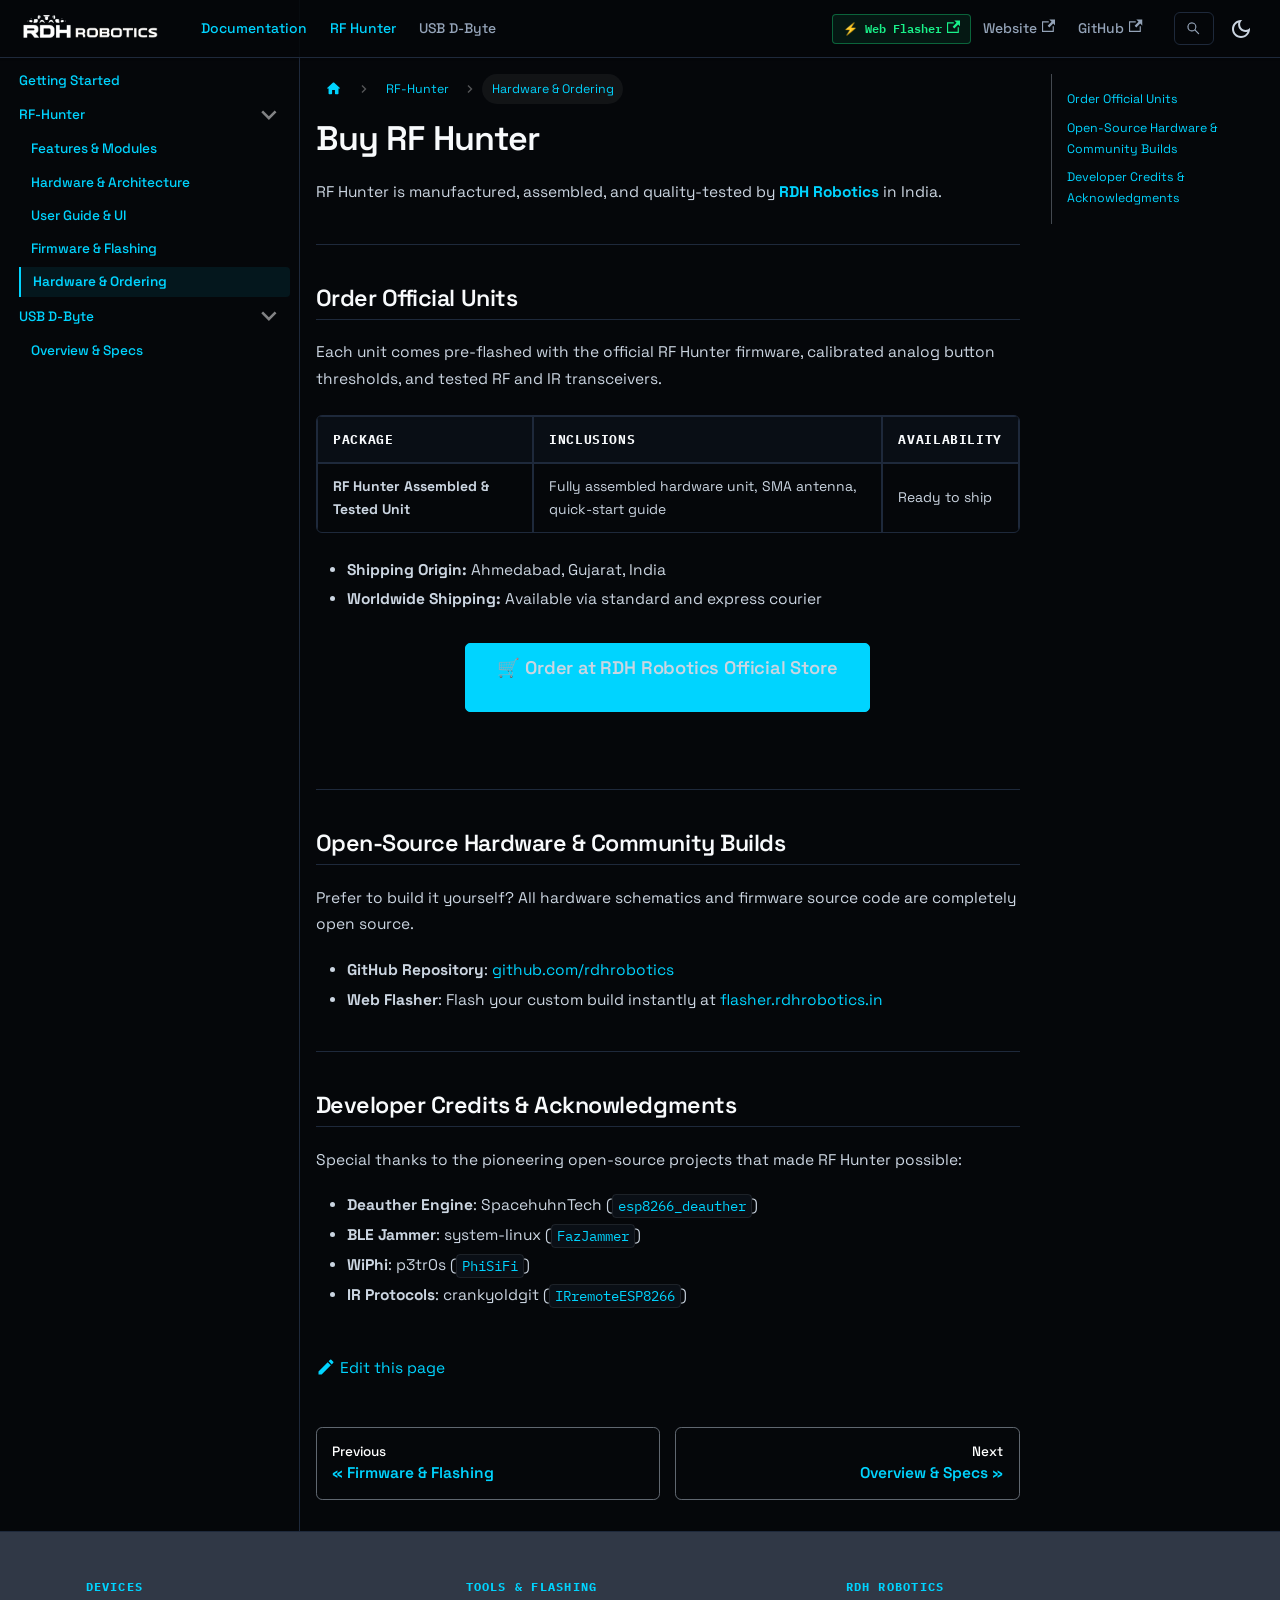
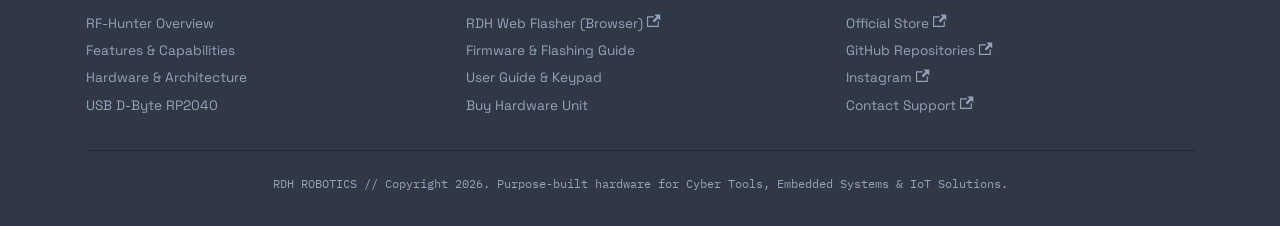
<file: docs/RF-Hunter/buy/index.html>
<!doctype html><html lang=en dir=ltr class="docs-wrapper plugin-docs plugin-id-default docs-version-current docs-doc-page docs-doc-id-RF-Hunter/buy" data-has-hydrated=false><head><meta charset=UTF-8><meta name=generator content="Docusaurus v3.10.1"><title data-rh=true>Buy RF Hunter & Kit | RDH Robotics Docs</title><meta data-rh=true name=viewport content="width=device-width, initial-scale=1.0"/><meta data-rh=true name=twitter:card content=summary_large_image /><meta data-rh=true property=og:image content=https://docs.rdhrobotics.in/img/RF-Hunter.png /><meta data-rh=true name=twitter:image content=https://docs.rdhrobotics.in/img/RF-Hunter.png /><meta data-rh=true property=og:url content=https://docs.rdhrobotics.in/docs/RF-Hunter/buy /><meta data-rh=true property=og:locale content=en /><meta data-rh=true name=docusaurus_locale content=en /><meta data-rh=true name=docsearch:language content=en /><meta data-rh=true name=keywords content="Cyber Tools, Embedded Systems, IoT Solutions, RF Hunter, USB D-Byte, RP2040, ESP8266, Hardware Pentesting, RDH Robotics"/><meta data-rh=true name=theme-color content=#05070A /><meta data-rh=true name=docusaurus_version content=current /><meta data-rh=true name=docusaurus_tag content=docs-default-current /><meta data-rh=true name=docsearch:version content=current /><meta data-rh=true name=docsearch:docusaurus_tag content=docs-default-current /><meta data-rh=true property=og:title content="Buy RF Hunter & Kit | RDH Robotics Docs"/><meta data-rh=true name=description content="Order pre-assembled RF Hunter devices or explore open-source hardware files"/><meta data-rh=true property=og:description content="Order pre-assembled RF Hunter devices or explore open-source hardware files"/><link data-rh=true rel=icon href=/img/favicon.svg /><link data-rh=true rel=canonical href=https://docs.rdhrobotics.in/docs/RF-Hunter/buy /><link data-rh=true rel=alternate href=https://docs.rdhrobotics.in/docs/RF-Hunter/buy hreflang=en /><link data-rh=true rel=alternate href=https://docs.rdhrobotics.in/docs/RF-Hunter/buy hreflang=x-default /><script data-rh=true type=application/ld+json>{"@context":"https://schema.org","@type":"BreadcrumbList","itemListElement":[{"@type":"ListItem","item":"https://docs.rdhrobotics.in/docs/RF-Hunter/","name":"RF-Hunter","position":1},{"@type":"ListItem","item":"https://docs.rdhrobotics.in/docs/RF-Hunter/buy","name":"Hardware & Ordering","position":2}]}</script><link rel=preconnect href=https://fonts.googleapis.com><link rel=preconnect href=https://fonts.gstatic.com crossorigin=anonymous><link rel=stylesheet href="https://fonts.googleapis.com/css2?family=IBM+Plex+Mono:ital,wght@0,400;0,500;0,600;0,700;1,400&family=Space+Grotesk:wght@400;500;600;700&display=swap"><link rel=stylesheet href=/assets/css/styles.5d76ce7a.css /><script src=/assets/js/runtime~main.bdf27f00.js defer></script><script src=/assets/js/main.3d0b415b.js defer></script></head><body><svg style="display: none;"><defs>
<symbol id=theme-svg-external-link viewBox="0 0 24 24"><path fill=currentColor d="M21 13v10h-21v-19h12v2h-10v15h17v-8h2zm3-12h-10.988l4.035 4-6.977 7.07 2.828 2.828 6.977-7.07 4.125 4.172v-11z"/></symbol>
</defs></svg>
<script>!function(){var t=function(){try{return new URLSearchParams(window.location.search).get("docusaurus-theme")}catch(t){}}()||function(){try{return window.localStorage.getItem("theme-b29")}catch(t){}}();document.documentElement.setAttribute("data-theme",t||"dark"),document.documentElement.setAttribute("data-theme-choice",t||"dark")}(),function(){try{for(var[t,e]of new URLSearchParams(window.location.search).entries())if(t.startsWith("docusaurus-data-")){var a=t.replace("docusaurus-data-","data-");document.documentElement.setAttribute(a,e)}}catch(t){}}()</script><div id=__docusaurus><link rel=preload as=image href=/img/logo_title_white.svg /><div role=region aria-label="Skip to main content"><a class=skipToContent_fXgn href=#__docusaurus_skipToContent_fallback>Skip to main content</a></div><nav aria-label=Main class="theme-layout-navbar navbar navbar--fixed-top"><div class=navbar__inner><div class="theme-layout-navbar-left navbar__items"><button aria-label="Toggle navigation bar" aria-expanded=false class="navbar__toggle clean-btn" type=button><svg width=30 height=30 viewBox="0 0 30 30" aria-hidden=true><path stroke=currentColor stroke-linecap=round stroke-miterlimit=10 stroke-width=2 d="M4 7h22M4 15h22M4 23h22"/></svg></button><a class=navbar__brand href=/><div class=navbar__logo><img src=/img/logo_title_white.svg alt="RDH Robotics" class="themedComponent_mlkZ themedComponent--light_NVdE" height=28 /><img src=/img/logo_title_white.svg alt="RDH Robotics" class="themedComponent_mlkZ themedComponent--dark_xIcU" height=28 /></div><b class="navbar__title text--truncate"></b></a><a aria-current=page class="navbar__item navbar__link navbar__link--active" href=/docs/intro>Documentation</a><a aria-current=page class="navbar__item navbar__link navbar__link--active" href=/docs/RF-Hunter>RF Hunter</a><a class="navbar__item navbar__link" href=/docs/USB-D-Byte>USB D-Byte</a></div><div class="theme-layout-navbar-right navbar__items navbar__items--right"><a href=https://flasher.rdhrobotics.in target=_blank rel="noopener noreferrer" class="navbar__item navbar__link navbar-flasher-link">⚡ Web Flasher<svg width=13.5 height=13.5 aria-label="(opens in new tab)" class=iconExternalLink_nPIU><use href=#theme-svg-external-link /></svg></a><a href=https://rdhrobotics.in target=_blank rel="noopener noreferrer" class="navbar__item navbar__link">Website<svg width=13.5 height=13.5 aria-label="(opens in new tab)" class=iconExternalLink_nPIU><use href=#theme-svg-external-link /></svg></a><a href=https://github.com/rdhrobotics target=_blank rel="noopener noreferrer" class="navbar__item navbar__link">GitHub<svg width=13.5 height=13.5 aria-label="(opens in new tab)" class=iconExternalLink_nPIU><use href=#theme-svg-external-link /></svg></a><div class=navbarSearchContainer_Bca1><form class=navbar-search role=search><button class=navbar-search__toggle type=button aria-label="Open search"><svg aria-hidden=true viewBox="0 0 24 24" width=20 height=20><path fill=currentColor d="M9.5 4a5.5 5.5 0 0 1 4.38 8.83l4.15 4.14a.75.75 0 0 1-1.06 1.06l-4.14-4.15A5.5 5.5 0 1 1 9.5 4Zm0 1.5a4 4 0 1 0 0 8 4 4 0 0 0 0-8Z"/></svg></button><input class=navbar-search__input type=search placeholder="Search docs" aria-label="Search documentation" value="" /></form></div><div class="toggle_vylO colorModeToggle_DEke"><button class="clean-btn toggleButton_gllP toggleButtonDisabled_aARS" type=button disabled title="system mode" aria-label="Switch between dark and light mode (currently system mode)"><svg viewBox="0 0 24 24" width=24 height=24 aria-hidden=true class="toggleIcon_g3eP lightToggleIcon_pyhR"><path fill=currentColor d="M12,9c1.65,0,3,1.35,3,3s-1.35,3-3,3s-3-1.35-3-3S10.35,9,12,9 M12,7c-2.76,0-5,2.24-5,5s2.24,5,5,5s5-2.24,5-5 S14.76,7,12,7L12,7z M2,13l2,0c0.55,0,1-0.45,1-1s-0.45-1-1-1l-2,0c-0.55,0-1,0.45-1,1S1.45,13,2,13z M20,13l2,0c0.55,0,1-0.45,1-1 s-0.45-1-1-1l-2,0c-0.55,0-1,0.45-1,1S19.45,13,20,13z M11,2v2c0,0.55,0.45,1,1,1s1-0.45,1-1V2c0-0.55-0.45-1-1-1S11,1.45,11,2z M11,20v2c0,0.55,0.45,1,1,1s1-0.45,1-1v-2c0-0.55-0.45-1-1-1C11.45,19,11,19.45,11,20z M5.99,4.58c-0.39-0.39-1.03-0.39-1.41,0 c-0.39,0.39-0.39,1.03,0,1.41l1.06,1.06c0.39,0.39,1.03,0.39,1.41,0s0.39-1.03,0-1.41L5.99,4.58z M18.36,16.95 c-0.39-0.39-1.03-0.39-1.41,0c-0.39,0.39-0.39,1.03,0,1.41l1.06,1.06c0.39,0.39,1.03,0.39,1.41,0c0.39-0.39,0.39-1.03,0-1.41 L18.36,16.95z M19.42,5.99c0.39-0.39,0.39-1.03,0-1.41c-0.39-0.39-1.03-0.39-1.41,0l-1.06,1.06c-0.39,0.39-0.39,1.03,0,1.41 s1.03,0.39,1.41,0L19.42,5.99z M7.05,18.36c0.39-0.39,0.39-1.03,0-1.41c-0.39-0.39-1.03-0.39-1.41,0l-1.06,1.06 c-0.39,0.39-0.39,1.03,0,1.41s1.03,0.39,1.41,0L7.05,18.36z"/></svg><svg viewBox="0 0 24 24" width=24 height=24 aria-hidden=true class="toggleIcon_g3eP darkToggleIcon_wfgR"><path fill=currentColor d="M9.37,5.51C9.19,6.15,9.1,6.82,9.1,7.5c0,4.08,3.32,7.4,7.4,7.4c0.68,0,1.35-0.09,1.99-0.27C17.45,17.19,14.93,19,12,19 c-3.86,0-7-3.14-7-7C5,9.07,6.81,6.55,9.37,5.51z M12,3c-4.97,0-9,4.03-9,9s4.03,9,9,9s9-4.03,9-9c0-0.46-0.04-0.92-0.1-1.36 c-0.98,1.37-2.58,2.26-4.4,2.26c-2.98,0-5.4-2.42-5.4-5.4c0-1.81,0.89-3.42,2.26-4.4C12.92,3.04,12.46,3,12,3L12,3z"/></svg><svg viewBox="0 0 24 24" width=24 height=24 aria-hidden=true class="toggleIcon_g3eP systemToggleIcon_QzmC"><path fill=currentColor d="m12 21c4.971 0 9-4.029 9-9s-4.029-9-9-9-9 4.029-9 9 4.029 9 9 9zm4.95-13.95c1.313 1.313 2.05 3.093 2.05 4.95s-0.738 3.637-2.05 4.95c-1.313 1.313-3.093 2.05-4.95 2.05v-14c1.857 0 3.637 0.737 4.95 2.05z"/></svg></button></div></div></div><div role=presentation class=navbar-sidebar__backdrop></div></nav><div id=__docusaurus_skipToContent_fallback class="theme-layout-main main-wrapper mainWrapper_z2l0"><div class=docsWrapper_hBAB><button aria-label="Scroll back to top" class="clean-btn theme-back-to-top-button backToTopButton_sjWU" type=button></button><div class=docRoot_UBD9><aside class="theme-doc-sidebar-container docSidebarContainer_YfHR"><div class=sidebarViewport_aRkj><div class=sidebar_njMd><nav aria-label="Docs sidebar" class="menu thin-scrollbar menu_SIkG"><ul class="theme-doc-sidebar-menu menu__list"><li class="theme-doc-sidebar-item-link theme-doc-sidebar-item-link-level-1 menu__list-item"><a class=menu__link href=/docs/intro><span title="Getting Started" class=linkLabel_WmDU>Getting Started</span></a><li class="theme-doc-sidebar-item-category theme-doc-sidebar-item-category-level-1 menu__list-item"><div class=menu__list-item-collapsible><a class="categoryLink_byQd menu__link menu__link--sublist menu__link--active" href=/docs/RF-Hunter/><span title=RF-Hunter class=categoryLinkLabel_W154>RF-Hunter</span></a><button aria-label="Collapse sidebar category 'RF-Hunter'" aria-expanded=true type=button class="clean-btn menu__caret"></button></div><ul class=menu__list><li class="theme-doc-sidebar-item-link theme-doc-sidebar-item-link-level-2 menu__list-item"><a class=menu__link tabindex=0 href=/docs/RF-Hunter/features><span title="Features & Modules" class=linkLabel_WmDU>Features & Modules</span></a><li class="theme-doc-sidebar-item-link theme-doc-sidebar-item-link-level-2 menu__list-item"><a class=menu__link tabindex=0 href=/docs/RF-Hunter/specs><span title="Hardware & Architecture" class=linkLabel_WmDU>Hardware & Architecture</span></a><li class="theme-doc-sidebar-item-link theme-doc-sidebar-item-link-level-2 menu__list-item"><a class=menu__link tabindex=0 href=/docs/RF-Hunter/usage><span title="User Guide & UI" class=linkLabel_WmDU>User Guide & UI</span></a><li class="theme-doc-sidebar-item-link theme-doc-sidebar-item-link-level-2 menu__list-item"><a class=menu__link tabindex=0 href=/docs/RF-Hunter/firmware><span title="Firmware & Flashing" class=linkLabel_WmDU>Firmware & Flashing</span></a><li class="theme-doc-sidebar-item-link theme-doc-sidebar-item-link-level-2 menu__list-item"><a class="menu__link menu__link--active" aria-current=page tabindex=0 href=/docs/RF-Hunter/buy><span title="Hardware & Ordering" class=linkLabel_WmDU>Hardware & Ordering</span></a></ul><li class="theme-doc-sidebar-item-category theme-doc-sidebar-item-category-level-1 menu__list-item"><div class=menu__list-item-collapsible><a class="categoryLink_byQd menu__link menu__link--sublist" href=/docs/USB-D-Byte/><span title="USB D-Byte" class=categoryLinkLabel_W154>USB D-Byte</span></a><button aria-label="Collapse sidebar category 'USB D-Byte'" aria-expanded=true type=button class="clean-btn menu__caret"></button></div><ul class=menu__list><li class="theme-doc-sidebar-item-link theme-doc-sidebar-item-link-level-2 menu__list-item"><a class=menu__link tabindex=0 href=/docs/USB-D-Byte/><span title="Overview & Specs" class=linkLabel_WmDU>Overview & Specs</span></a></ul></ul></nav></div></div></aside><main class=docMainContainer_TBSr><div class="container padding-top--md padding-bottom--lg"><div class=row><div class="col docItemCol_VOVn"><div class=docItemContainer_Djhp><article><nav class="theme-doc-breadcrumbs breadcrumbsContainer_Z_bl" aria-label=Breadcrumbs><ul class=breadcrumbs><li class=breadcrumbs__item><a aria-label="Home page" class=breadcrumbs__link href=/><svg viewBox="0 0 24 24" class=breadcrumbHomeIcon_YNFT><path d="M10 19v-5h4v5c0 .55.45 1 1 1h3c.55 0 1-.45 1-1v-7h1.7c.46 0 .68-.57.33-.87L12.67 3.6c-.38-.34-.96-.34-1.34 0l-8.36 7.53c-.34.3-.13.87.33.87H5v7c0 .55.45 1 1 1h3c.55 0 1-.45 1-1z" fill=currentColor /></svg></a><li class=breadcrumbs__item><a class=breadcrumbs__link href=/docs/RF-Hunter/><span>RF-Hunter</span></a><li class="breadcrumbs__item breadcrumbs__item--active"><span class=breadcrumbs__link>Hardware & Ordering</span></ul></nav><div class="tocCollapsible_ETCw theme-doc-toc-mobile tocMobile_ITEo"><button type=button class="clean-btn tocCollapsibleButton_TO0P">On this page</button></div><div class="theme-doc-markdown markdown"><header><h1>Buy RF Hunter</h1></header>
<p>RF Hunter is manufactured, assembled, and quality-tested by <strong><a href=https://rdhrobotics.in target=_blank rel="noopener noreferrer" class="">RDH Robotics</a></strong> in India.</p>
<hr/>
<h2 class="anchor anchorTargetStickyNavbar_Vzrq" id=order-official-units>Order Official Units<a href=#order-official-units class=hash-link aria-label="Direct link to Order Official Units" title="Direct link to Order Official Units" translate=no>​</a></h2>
<p>Each unit comes pre-flashed with the official RF Hunter firmware, calibrated analog button thresholds, and tested RF and IR transceivers.</p>
<table><thead><tr><th style=text-align:left>Package<th style=text-align:left>Inclusions<th style=text-align:left>Availability<tbody><tr><td style=text-align:left><strong>RF Hunter Assembled & Tested Unit</strong><td style=text-align:left>Fully assembled hardware unit, SMA antenna, quick-start guide<td style=text-align:left>Ready to ship</table>
<ul>
<li class=""><strong>Shipping Origin:</strong> Ahmedabad, Gujarat, India</li>
<li class=""><strong>Worldwide Shipping:</strong> Available via standard and express courier</li>
</ul>
<div class="margin-top--lg margin-bottom--xl text--center"><a href=https://rdhrobotics.in/products/rf-hunter target=_blank rel="noopener noreferrer" class="button button--primary button--lg"><p>🛒 Order at RDH Robotics Official Store</p></a></div>
<hr/>
<h2 class="anchor anchorTargetStickyNavbar_Vzrq" id=open-source-hardware--community-builds>Open-Source Hardware & Community Builds<a href=#open-source-hardware--community-builds class=hash-link aria-label="Direct link to Open-Source Hardware & Community Builds" title="Direct link to Open-Source Hardware & Community Builds" translate=no>​</a></h2>
<p>Prefer to build it yourself? All hardware schematics and firmware source code are completely open source.</p>
<ul>
<li class=""><strong>GitHub Repository</strong>: <a href=https://github.com/rdhrobotics target=_blank rel="noopener noreferrer" class="">github.com/rdhrobotics</a></li>
<li class=""><strong>Web Flasher</strong>: Flash your custom build instantly at <a href=https://flasher.rdhrobotics.in target=_blank rel="noopener noreferrer" class="">flasher.rdhrobotics.in</a></li>
</ul>
<hr/>
<h2 class="anchor anchorTargetStickyNavbar_Vzrq" id=developer-credits--acknowledgments>Developer Credits & Acknowledgments<a href=#developer-credits--acknowledgments class=hash-link aria-label="Direct link to Developer Credits & Acknowledgments" title="Direct link to Developer Credits & Acknowledgments" translate=no>​</a></h2>
<p>Special thanks to the pioneering open-source projects that made RF Hunter possible:</p>
<ul>
<li class=""><strong>Deauther Engine</strong>: SpacehuhnTech (<code>esp8266_deauther</code>)</li>
<li class=""><strong>BLE Jammer</strong>: system-linux (<code>FazJammer</code>)</li>
<li class=""><strong>WiPhi</strong>: p3tr0s (<code>PhiSiFi</code>)</li>
<li class=""><strong>IR Protocols</strong>: crankyoldgit (<code>IRremoteESP8266</code>)</li>
</ul></div><footer class="theme-doc-footer docusaurus-mt-lg"><div class="row margin-top--sm theme-doc-footer-edit-meta-row"><div class="col noPrint_WFHX"><a href=https://github.com/rdhrobotics/Docs/tree/main/docs/RF-Hunter/buy.mdx target=_blank rel="noopener noreferrer" class=theme-edit-this-page><svg fill=currentColor height=20 width=20 viewBox="0 0 40 40" class=iconEdit_Z9Sw aria-hidden=true><g><path d="m34.5 11.7l-3 3.1-6.3-6.3 3.1-3q0.5-0.5 1.2-0.5t1.1 0.5l3.9 3.9q0.5 0.4 0.5 1.1t-0.5 1.2z m-29.5 17.1l18.4-18.5 6.3 6.3-18.4 18.4h-6.3v-6.2z"/></g></svg>Edit this page</a></div><div class="col lastUpdated_JAkA"></div></div></footer></article><nav class="docusaurus-mt-lg pagination-nav" aria-label="Docs pages"><a class="pagination-nav__link pagination-nav__link--prev" href=/docs/RF-Hunter/firmware><div class=pagination-nav__sublabel>Previous</div><div class=pagination-nav__label>Firmware & Flashing</div></a><a class="pagination-nav__link pagination-nav__link--next" href=/docs/USB-D-Byte/><div class=pagination-nav__sublabel>Next</div><div class=pagination-nav__label>Overview & Specs</div></a></nav></div></div><div class="col col--3"><div class="tableOfContents_bqdL thin-scrollbar theme-doc-toc-desktop"><ul class="table-of-contents table-of-contents__left-border"><li><a href=#order-official-units class="table-of-contents__link toc-highlight">Order Official Units</a><li><a href=#open-source-hardware--community-builds class="table-of-contents__link toc-highlight">Open-Source Hardware & Community Builds</a><li><a href=#developer-credits--acknowledgments class="table-of-contents__link toc-highlight">Developer Credits & Acknowledgments</a></ul></div></div></div></div></main></div></div></div><footer class="theme-layout-footer footer footer--dark"><div class="container container-fluid"><div class="row footer__links"><div class="theme-layout-footer-column col footer__col"><div class=footer__title>Devices</div><ul class="footer__items clean-list"><li class=footer__item><a class=footer__link-item href=/docs/RF-Hunter>RF-Hunter Overview</a><li class=footer__item><a class=footer__link-item href=/docs/RF-Hunter/features>Features & Capabilities</a><li class=footer__item><a class=footer__link-item href=/docs/RF-Hunter/specs>Hardware & Architecture</a><li class=footer__item><a class=footer__link-item href=/docs/USB-D-Byte>USB D-Byte RP2040</a></ul></div><div class="theme-layout-footer-column col footer__col"><div class=footer__title>Tools & Flashing</div><ul class="footer__items clean-list"><li class=footer__item><a href=https://flasher.rdhrobotics.in target=_blank rel="noopener noreferrer" class=footer__link-item>RDH Web Flasher (Browser)<svg width=13.5 height=13.5 aria-label="(opens in new tab)" class=iconExternalLink_nPIU><use href=#theme-svg-external-link /></svg></a><li class=footer__item><a class=footer__link-item href=/docs/RF-Hunter/firmware>Firmware & Flashing Guide</a><li class=footer__item><a class=footer__link-item href=/docs/RF-Hunter/usage>User Guide & Keypad</a><li class=footer__item><a class=footer__link-item href=/docs/RF-Hunter/buy>Buy Hardware Unit</a></ul></div><div class="theme-layout-footer-column col footer__col"><div class=footer__title>RDH Robotics</div><ul class="footer__items clean-list"><li class=footer__item><a href=https://rdhrobotics.in target=_blank rel="noopener noreferrer" class=footer__link-item>Official Store<svg width=13.5 height=13.5 aria-label="(opens in new tab)" class=iconExternalLink_nPIU><use href=#theme-svg-external-link /></svg></a><li class=footer__item><a href=https://github.com/rdhrobotics target=_blank rel="noopener noreferrer" class=footer__link-item>GitHub Repositories<svg width=13.5 height=13.5 aria-label="(opens in new tab)" class=iconExternalLink_nPIU><use href=#theme-svg-external-link /></svg></a><li class=footer__item><a href=https://instagram.com/rdhrobotics target=_blank rel="noopener noreferrer" class=footer__link-item>Instagram<svg width=13.5 height=13.5 aria-label="(opens in new tab)" class=iconExternalLink_nPIU><use href=#theme-svg-external-link /></svg></a><li class=footer__item><a href=mailto:rdhrobotics@hotmail.com target=_blank rel="noopener noreferrer" class=footer__link-item>Contact Support<svg width=13.5 height=13.5 aria-label="(opens in new tab)" class=iconExternalLink_nPIU><use href=#theme-svg-external-link /></svg></a></ul></div></div><div class="footer__bottom text--center"><div class=footer__copyright>RDH ROBOTICS // Copyright 2026. Purpose-built hardware for Cyber Tools, Embedded Systems & IoT Solutions.</div></div></div></footer></div></body>
</file>
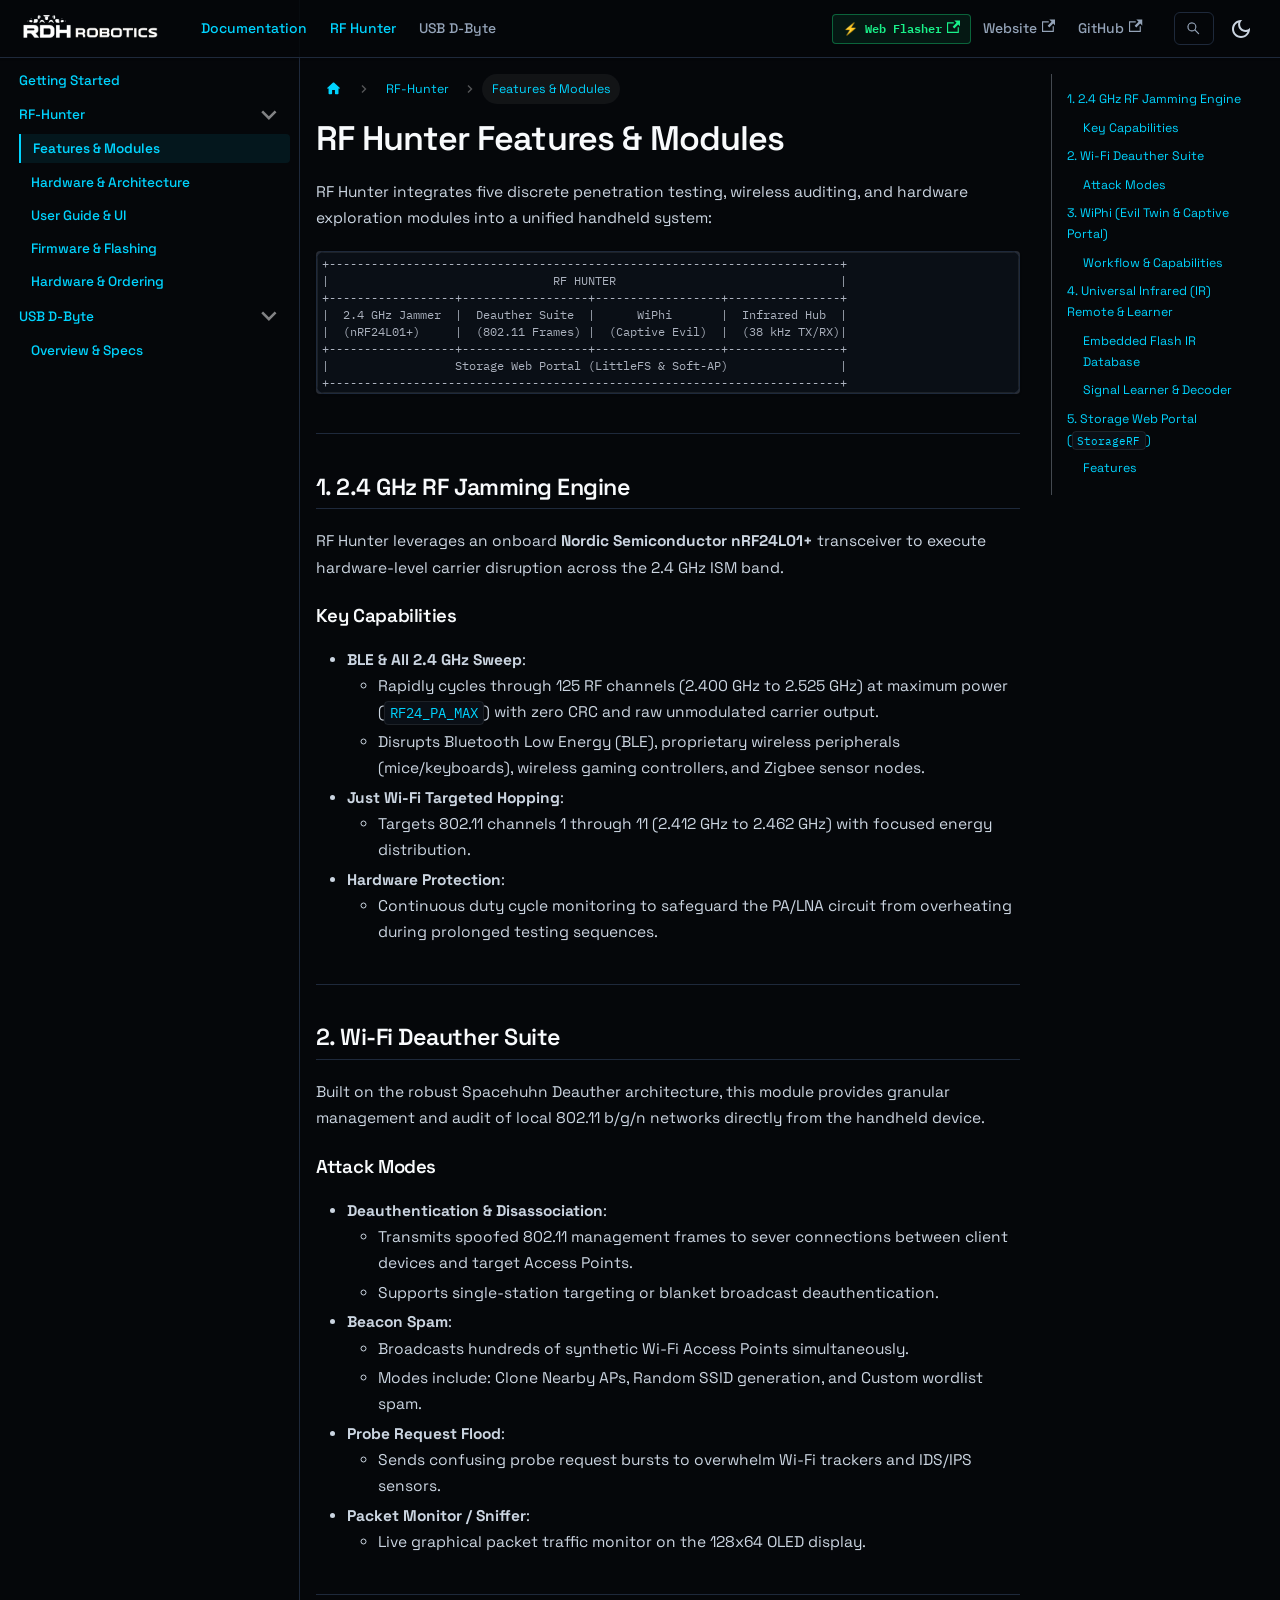
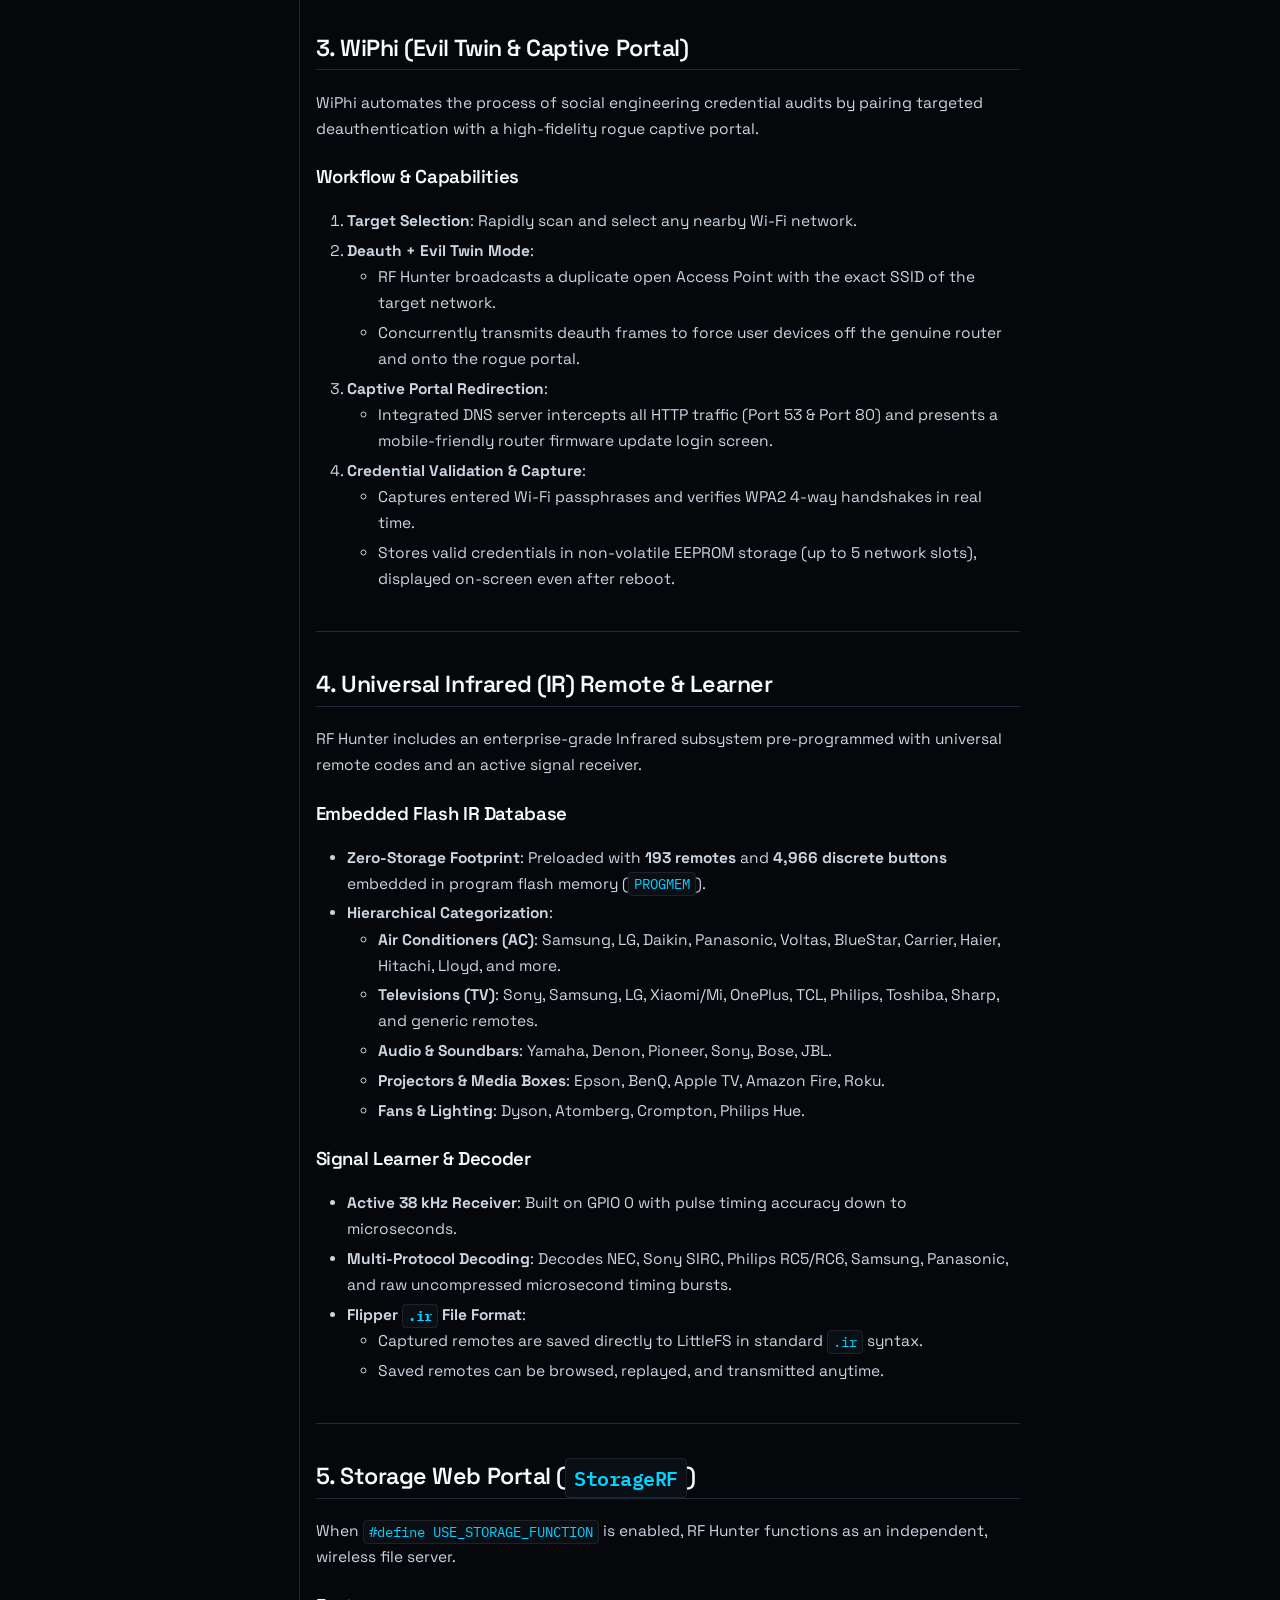
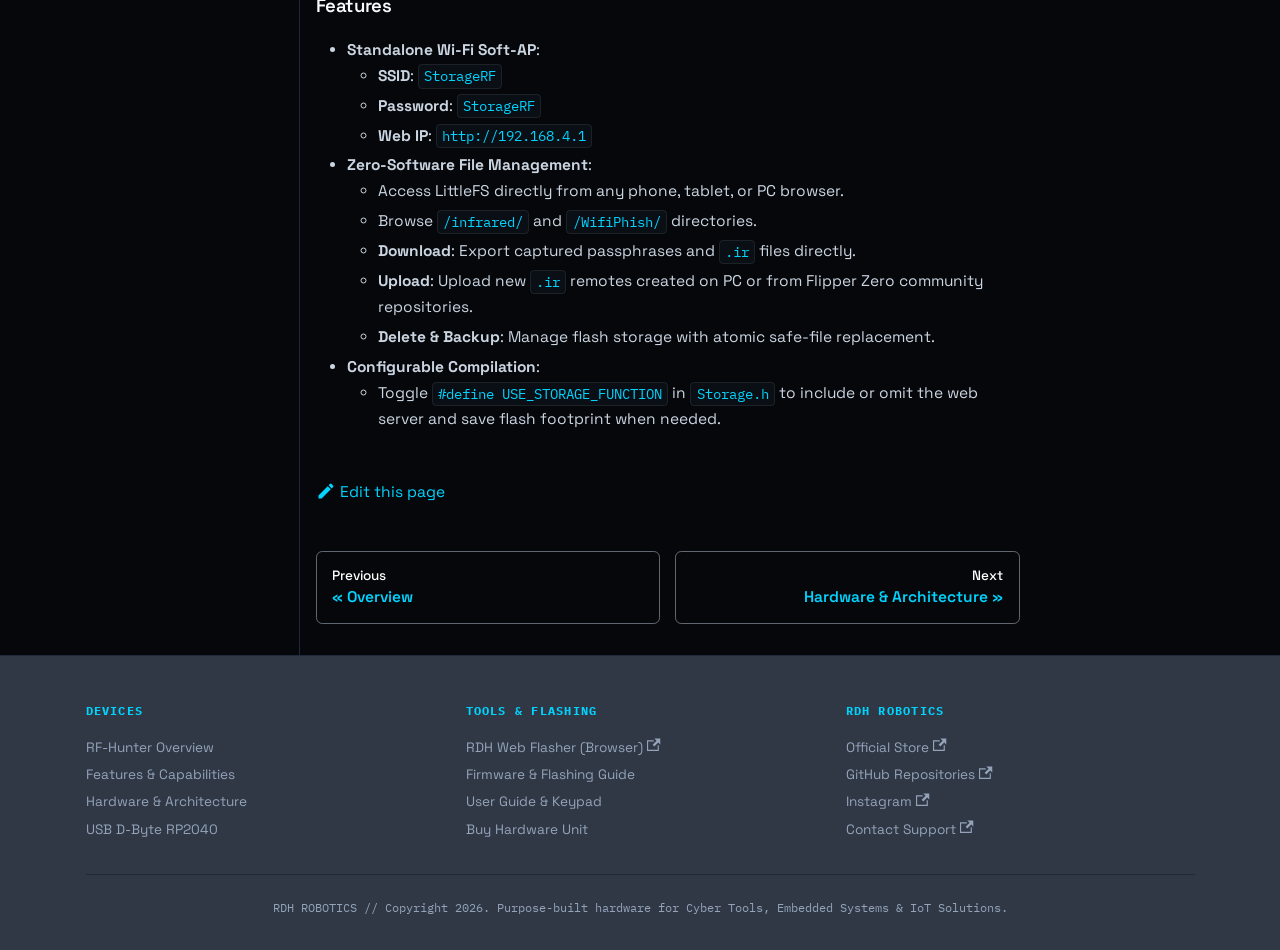
<file: docs/RF-Hunter/features/index.html>
<!doctype html><html lang=en dir=ltr class="docs-wrapper plugin-docs plugin-id-default docs-version-current docs-doc-page docs-doc-id-RF-Hunter/features" data-has-hydrated=false><head><meta charset=UTF-8><meta name=generator content="Docusaurus v3.10.1"><title data-rh=true>Features & Capabilities | RDH Robotics Docs</title><meta data-rh=true name=viewport content="width=device-width, initial-scale=1.0"/><meta data-rh=true name=twitter:card content=summary_large_image /><meta data-rh=true property=og:image content=https://docs.rdhrobotics.in/img/RF-Hunter.png /><meta data-rh=true name=twitter:image content=https://docs.rdhrobotics.in/img/RF-Hunter.png /><meta data-rh=true property=og:url content=https://docs.rdhrobotics.in/docs/RF-Hunter/features /><meta data-rh=true property=og:locale content=en /><meta data-rh=true name=docusaurus_locale content=en /><meta data-rh=true name=docsearch:language content=en /><meta data-rh=true name=keywords content="Cyber Tools, Embedded Systems, IoT Solutions, RF Hunter, USB D-Byte, RP2040, ESP8266, Hardware Pentesting, RDH Robotics"/><meta data-rh=true name=theme-color content=#05070A /><meta data-rh=true name=docusaurus_version content=current /><meta data-rh=true name=docusaurus_tag content=docs-default-current /><meta data-rh=true name=docsearch:version content=current /><meta data-rh=true name=docsearch:docusaurus_tag content=docs-default-current /><meta data-rh=true property=og:title content="Features & Capabilities | RDH Robotics Docs"/><meta data-rh=true name=description content="Comprehensive feature matrix and module capabilities of RF Hunter by RDH Robotics"/><meta data-rh=true property=og:description content="Comprehensive feature matrix and module capabilities of RF Hunter by RDH Robotics"/><link data-rh=true rel=icon href=/img/favicon.svg /><link data-rh=true rel=canonical href=https://docs.rdhrobotics.in/docs/RF-Hunter/features /><link data-rh=true rel=alternate href=https://docs.rdhrobotics.in/docs/RF-Hunter/features hreflang=en /><link data-rh=true rel=alternate href=https://docs.rdhrobotics.in/docs/RF-Hunter/features hreflang=x-default /><script data-rh=true type=application/ld+json>{"@context":"https://schema.org","@type":"BreadcrumbList","itemListElement":[{"@type":"ListItem","item":"https://docs.rdhrobotics.in/docs/RF-Hunter/","name":"RF-Hunter","position":1},{"@type":"ListItem","item":"https://docs.rdhrobotics.in/docs/RF-Hunter/features","name":"Features & Modules","position":2}]}</script><link rel=preconnect href=https://fonts.googleapis.com><link rel=preconnect href=https://fonts.gstatic.com crossorigin=anonymous><link rel=stylesheet href="https://fonts.googleapis.com/css2?family=IBM+Plex+Mono:ital,wght@0,400;0,500;0,600;0,700;1,400&family=Space+Grotesk:wght@400;500;600;700&display=swap"><link rel=stylesheet href=/assets/css/styles.5d76ce7a.css /><script src=/assets/js/runtime~main.bdf27f00.js defer></script><script src=/assets/js/main.3d0b415b.js defer></script></head><body><svg style="display: none;"><defs>
<symbol id=theme-svg-external-link viewBox="0 0 24 24"><path fill=currentColor d="M21 13v10h-21v-19h12v2h-10v15h17v-8h2zm3-12h-10.988l4.035 4-6.977 7.07 2.828 2.828 6.977-7.07 4.125 4.172v-11z"/></symbol>
</defs></svg>
<script>!function(){var t=function(){try{return new URLSearchParams(window.location.search).get("docusaurus-theme")}catch(t){}}()||function(){try{return window.localStorage.getItem("theme-b29")}catch(t){}}();document.documentElement.setAttribute("data-theme",t||"dark"),document.documentElement.setAttribute("data-theme-choice",t||"dark")}(),function(){try{for(var[t,e]of new URLSearchParams(window.location.search).entries())if(t.startsWith("docusaurus-data-")){var a=t.replace("docusaurus-data-","data-");document.documentElement.setAttribute(a,e)}}catch(t){}}()</script><div id=__docusaurus><link rel=preload as=image href=/img/logo_title_white.svg /><div role=region aria-label="Skip to main content"><a class=skipToContent_fXgn href=#__docusaurus_skipToContent_fallback>Skip to main content</a></div><nav aria-label=Main class="theme-layout-navbar navbar navbar--fixed-top"><div class=navbar__inner><div class="theme-layout-navbar-left navbar__items"><button aria-label="Toggle navigation bar" aria-expanded=false class="navbar__toggle clean-btn" type=button><svg width=30 height=30 viewBox="0 0 30 30" aria-hidden=true><path stroke=currentColor stroke-linecap=round stroke-miterlimit=10 stroke-width=2 d="M4 7h22M4 15h22M4 23h22"/></svg></button><a class=navbar__brand href=/><div class=navbar__logo><img src=/img/logo_title_white.svg alt="RDH Robotics" class="themedComponent_mlkZ themedComponent--light_NVdE" height=28 /><img src=/img/logo_title_white.svg alt="RDH Robotics" class="themedComponent_mlkZ themedComponent--dark_xIcU" height=28 /></div><b class="navbar__title text--truncate"></b></a><a aria-current=page class="navbar__item navbar__link navbar__link--active" href=/docs/intro>Documentation</a><a aria-current=page class="navbar__item navbar__link navbar__link--active" href=/docs/RF-Hunter>RF Hunter</a><a class="navbar__item navbar__link" href=/docs/USB-D-Byte>USB D-Byte</a></div><div class="theme-layout-navbar-right navbar__items navbar__items--right"><a href=https://flasher.rdhrobotics.in target=_blank rel="noopener noreferrer" class="navbar__item navbar__link navbar-flasher-link">⚡ Web Flasher<svg width=13.5 height=13.5 aria-label="(opens in new tab)" class=iconExternalLink_nPIU><use href=#theme-svg-external-link /></svg></a><a href=https://rdhrobotics.in target=_blank rel="noopener noreferrer" class="navbar__item navbar__link">Website<svg width=13.5 height=13.5 aria-label="(opens in new tab)" class=iconExternalLink_nPIU><use href=#theme-svg-external-link /></svg></a><a href=https://github.com/rdhrobotics target=_blank rel="noopener noreferrer" class="navbar__item navbar__link">GitHub<svg width=13.5 height=13.5 aria-label="(opens in new tab)" class=iconExternalLink_nPIU><use href=#theme-svg-external-link /></svg></a><div class=navbarSearchContainer_Bca1><form class=navbar-search role=search><button class=navbar-search__toggle type=button aria-label="Open search"><svg aria-hidden=true viewBox="0 0 24 24" width=20 height=20><path fill=currentColor d="M9.5 4a5.5 5.5 0 0 1 4.38 8.83l4.15 4.14a.75.75 0 0 1-1.06 1.06l-4.14-4.15A5.5 5.5 0 1 1 9.5 4Zm0 1.5a4 4 0 1 0 0 8 4 4 0 0 0 0-8Z"/></svg></button><input class=navbar-search__input type=search placeholder="Search docs" aria-label="Search documentation" value="" /></form></div><div class="toggle_vylO colorModeToggle_DEke"><button class="clean-btn toggleButton_gllP toggleButtonDisabled_aARS" type=button disabled title="system mode" aria-label="Switch between dark and light mode (currently system mode)"><svg viewBox="0 0 24 24" width=24 height=24 aria-hidden=true class="toggleIcon_g3eP lightToggleIcon_pyhR"><path fill=currentColor d="M12,9c1.65,0,3,1.35,3,3s-1.35,3-3,3s-3-1.35-3-3S10.35,9,12,9 M12,7c-2.76,0-5,2.24-5,5s2.24,5,5,5s5-2.24,5-5 S14.76,7,12,7L12,7z M2,13l2,0c0.55,0,1-0.45,1-1s-0.45-1-1-1l-2,0c-0.55,0-1,0.45-1,1S1.45,13,2,13z M20,13l2,0c0.55,0,1-0.45,1-1 s-0.45-1-1-1l-2,0c-0.55,0-1,0.45-1,1S19.45,13,20,13z M11,2v2c0,0.55,0.45,1,1,1s1-0.45,1-1V2c0-0.55-0.45-1-1-1S11,1.45,11,2z M11,20v2c0,0.55,0.45,1,1,1s1-0.45,1-1v-2c0-0.55-0.45-1-1-1C11.45,19,11,19.45,11,20z M5.99,4.58c-0.39-0.39-1.03-0.39-1.41,0 c-0.39,0.39-0.39,1.03,0,1.41l1.06,1.06c0.39,0.39,1.03,0.39,1.41,0s0.39-1.03,0-1.41L5.99,4.58z M18.36,16.95 c-0.39-0.39-1.03-0.39-1.41,0c-0.39,0.39-0.39,1.03,0,1.41l1.06,1.06c0.39,0.39,1.03,0.39,1.41,0c0.39-0.39,0.39-1.03,0-1.41 L18.36,16.95z M19.42,5.99c0.39-0.39,0.39-1.03,0-1.41c-0.39-0.39-1.03-0.39-1.41,0l-1.06,1.06c-0.39,0.39-0.39,1.03,0,1.41 s1.03,0.39,1.41,0L19.42,5.99z M7.05,18.36c0.39-0.39,0.39-1.03,0-1.41c-0.39-0.39-1.03-0.39-1.41,0l-1.06,1.06 c-0.39,0.39-0.39,1.03,0,1.41s1.03,0.39,1.41,0L7.05,18.36z"/></svg><svg viewBox="0 0 24 24" width=24 height=24 aria-hidden=true class="toggleIcon_g3eP darkToggleIcon_wfgR"><path fill=currentColor d="M9.37,5.51C9.19,6.15,9.1,6.82,9.1,7.5c0,4.08,3.32,7.4,7.4,7.4c0.68,0,1.35-0.09,1.99-0.27C17.45,17.19,14.93,19,12,19 c-3.86,0-7-3.14-7-7C5,9.07,6.81,6.55,9.37,5.51z M12,3c-4.97,0-9,4.03-9,9s4.03,9,9,9s9-4.03,9-9c0-0.46-0.04-0.92-0.1-1.36 c-0.98,1.37-2.58,2.26-4.4,2.26c-2.98,0-5.4-2.42-5.4-5.4c0-1.81,0.89-3.42,2.26-4.4C12.92,3.04,12.46,3,12,3L12,3z"/></svg><svg viewBox="0 0 24 24" width=24 height=24 aria-hidden=true class="toggleIcon_g3eP systemToggleIcon_QzmC"><path fill=currentColor d="m12 21c4.971 0 9-4.029 9-9s-4.029-9-9-9-9 4.029-9 9 4.029 9 9 9zm4.95-13.95c1.313 1.313 2.05 3.093 2.05 4.95s-0.738 3.637-2.05 4.95c-1.313 1.313-3.093 2.05-4.95 2.05v-14c1.857 0 3.637 0.737 4.95 2.05z"/></svg></button></div></div></div><div role=presentation class=navbar-sidebar__backdrop></div></nav><div id=__docusaurus_skipToContent_fallback class="theme-layout-main main-wrapper mainWrapper_z2l0"><div class=docsWrapper_hBAB><button aria-label="Scroll back to top" class="clean-btn theme-back-to-top-button backToTopButton_sjWU" type=button></button><div class=docRoot_UBD9><aside class="theme-doc-sidebar-container docSidebarContainer_YfHR"><div class=sidebarViewport_aRkj><div class=sidebar_njMd><nav aria-label="Docs sidebar" class="menu thin-scrollbar menu_SIkG"><ul class="theme-doc-sidebar-menu menu__list"><li class="theme-doc-sidebar-item-link theme-doc-sidebar-item-link-level-1 menu__list-item"><a class=menu__link href=/docs/intro><span title="Getting Started" class=linkLabel_WmDU>Getting Started</span></a><li class="theme-doc-sidebar-item-category theme-doc-sidebar-item-category-level-1 menu__list-item"><div class=menu__list-item-collapsible><a class="categoryLink_byQd menu__link menu__link--sublist menu__link--active" href=/docs/RF-Hunter/><span title=RF-Hunter class=categoryLinkLabel_W154>RF-Hunter</span></a><button aria-label="Collapse sidebar category 'RF-Hunter'" aria-expanded=true type=button class="clean-btn menu__caret"></button></div><ul class=menu__list><li class="theme-doc-sidebar-item-link theme-doc-sidebar-item-link-level-2 menu__list-item"><a class="menu__link menu__link--active" aria-current=page tabindex=0 href=/docs/RF-Hunter/features><span title="Features & Modules" class=linkLabel_WmDU>Features & Modules</span></a><li class="theme-doc-sidebar-item-link theme-doc-sidebar-item-link-level-2 menu__list-item"><a class=menu__link tabindex=0 href=/docs/RF-Hunter/specs><span title="Hardware & Architecture" class=linkLabel_WmDU>Hardware & Architecture</span></a><li class="theme-doc-sidebar-item-link theme-doc-sidebar-item-link-level-2 menu__list-item"><a class=menu__link tabindex=0 href=/docs/RF-Hunter/usage><span title="User Guide & UI" class=linkLabel_WmDU>User Guide & UI</span></a><li class="theme-doc-sidebar-item-link theme-doc-sidebar-item-link-level-2 menu__list-item"><a class=menu__link tabindex=0 href=/docs/RF-Hunter/firmware><span title="Firmware & Flashing" class=linkLabel_WmDU>Firmware & Flashing</span></a><li class="theme-doc-sidebar-item-link theme-doc-sidebar-item-link-level-2 menu__list-item"><a class=menu__link tabindex=0 href=/docs/RF-Hunter/buy><span title="Hardware & Ordering" class=linkLabel_WmDU>Hardware & Ordering</span></a></ul><li class="theme-doc-sidebar-item-category theme-doc-sidebar-item-category-level-1 menu__list-item"><div class=menu__list-item-collapsible><a class="categoryLink_byQd menu__link menu__link--sublist" href=/docs/USB-D-Byte/><span title="USB D-Byte" class=categoryLinkLabel_W154>USB D-Byte</span></a><button aria-label="Collapse sidebar category 'USB D-Byte'" aria-expanded=true type=button class="clean-btn menu__caret"></button></div><ul class=menu__list><li class="theme-doc-sidebar-item-link theme-doc-sidebar-item-link-level-2 menu__list-item"><a class=menu__link tabindex=0 href=/docs/USB-D-Byte/><span title="Overview & Specs" class=linkLabel_WmDU>Overview & Specs</span></a></ul></ul></nav></div></div></aside><main class=docMainContainer_TBSr><div class="container padding-top--md padding-bottom--lg"><div class=row><div class="col docItemCol_VOVn"><div class=docItemContainer_Djhp><article><nav class="theme-doc-breadcrumbs breadcrumbsContainer_Z_bl" aria-label=Breadcrumbs><ul class=breadcrumbs><li class=breadcrumbs__item><a aria-label="Home page" class=breadcrumbs__link href=/><svg viewBox="0 0 24 24" class=breadcrumbHomeIcon_YNFT><path d="M10 19v-5h4v5c0 .55.45 1 1 1h3c.55 0 1-.45 1-1v-7h1.7c.46 0 .68-.57.33-.87L12.67 3.6c-.38-.34-.96-.34-1.34 0l-8.36 7.53c-.34.3-.13.87.33.87H5v7c0 .55.45 1 1 1h3c.55 0 1-.45 1-1z" fill=currentColor /></svg></a><li class=breadcrumbs__item><a class=breadcrumbs__link href=/docs/RF-Hunter/><span>RF-Hunter</span></a><li class="breadcrumbs__item breadcrumbs__item--active"><span class=breadcrumbs__link>Features & Modules</span></ul></nav><div class="tocCollapsible_ETCw theme-doc-toc-mobile tocMobile_ITEo"><button type=button class="clean-btn tocCollapsibleButton_TO0P">On this page</button></div><div class="theme-doc-markdown markdown"><header><h1>RF Hunter Features & Modules</h1></header>
<p>RF Hunter integrates five discrete penetration testing, wireless auditing, and hardware exploration modules into a unified handheld system:</p>
<div class="language-text codeBlockContainer_Ckt0 theme-code-block" style="--prism-background-color:hsl(220, 13%, 18%);--prism-color:hsl(220, 14%, 71%)"><div class=codeBlockContent_QJqH><pre tabindex=0 class="prism-code language-text codeBlock_bY9V thin-scrollbar" style="background-color:hsl(220, 13%, 18%);color:hsl(220, 14%, 71%);text-shadow:0 1px rgba(0, 0, 0, 0.3)"><code class=codeBlockLines_e6Vv><div class=token-line style="color:hsl(220, 14%, 71%);text-shadow:0 1px rgba(0, 0, 0, 0.3)"><span class="token plain">+-------------------------------------------------------------------------+</span><br/></div><div class=token-line style="color:hsl(220, 14%, 71%);text-shadow:0 1px rgba(0, 0, 0, 0.3)"><span class="token plain">|                                RF HUNTER                                |</span><br/></div><div class=token-line style="color:hsl(220, 14%, 71%);text-shadow:0 1px rgba(0, 0, 0, 0.3)"><span class="token plain">+------------------+------------------+------------------+----------------+</span><br/></div><div class=token-line style="color:hsl(220, 14%, 71%);text-shadow:0 1px rgba(0, 0, 0, 0.3)"><span class="token plain">|  2.4 GHz Jammer  |  Deauther Suite  |      WiPhi       |  Infrared Hub  |</span><br/></div><div class=token-line style="color:hsl(220, 14%, 71%);text-shadow:0 1px rgba(0, 0, 0, 0.3)"><span class="token plain">|  (nRF24L01+)     |  (802.11 Frames) |  (Captive Evil)  |  (38 kHz TX/RX)|</span><br/></div><div class=token-line style="color:hsl(220, 14%, 71%);text-shadow:0 1px rgba(0, 0, 0, 0.3)"><span class="token plain">+------------------+------------------+------------------+----------------+</span><br/></div><div class=token-line style="color:hsl(220, 14%, 71%);text-shadow:0 1px rgba(0, 0, 0, 0.3)"><span class="token plain">|                  Storage Web Portal (LittleFS & Soft-AP)                |</span><br/></div><div class=token-line style="color:hsl(220, 14%, 71%);text-shadow:0 1px rgba(0, 0, 0, 0.3)"><span class="token plain">+-------------------------------------------------------------------------+</span><br/></div></code></pre></div></div>
<hr/>
<h2 class="anchor anchorTargetStickyNavbar_Vzrq" id=1-24-ghz-rf-jamming-engine>1. 2.4 GHz RF Jamming Engine<a href=#1-24-ghz-rf-jamming-engine class=hash-link aria-label="Direct link to 1. 2.4 GHz RF Jamming Engine" title="Direct link to 1. 2.4 GHz RF Jamming Engine" translate=no>​</a></h2>
<p>RF Hunter leverages an onboard <strong>Nordic Semiconductor nRF24L01+</strong> transceiver to execute hardware-level carrier disruption across the 2.4 GHz ISM band.</p>
<h3 class="anchor anchorTargetStickyNavbar_Vzrq" id=key-capabilities>Key Capabilities<a href=#key-capabilities class=hash-link aria-label="Direct link to Key Capabilities" title="Direct link to Key Capabilities" translate=no>​</a></h3>
<ul>
<li class=""><strong>BLE & All 2.4 GHz Sweep</strong>:<!-- -->
<ul>
<li class="">Rapidly cycles through 125 RF channels (2.400 GHz to 2.525 GHz) at maximum power (<code>RF24_PA_MAX</code>) with zero CRC and raw unmodulated carrier output.</li>
<li class="">Disrupts Bluetooth Low Energy (BLE), proprietary wireless peripherals (mice/keyboards), wireless gaming controllers, and Zigbee sensor nodes.</li>
</ul>
</li>
<li class=""><strong>Just Wi-Fi Targeted Hopping</strong>:<!-- -->
<ul>
<li class="">Targets 802.11 channels 1 through 11 (2.412 GHz to 2.462 GHz) with focused energy distribution.</li>
</ul>
</li>
<li class=""><strong>Hardware Protection</strong>:<!-- -->
<ul>
<li class="">Continuous duty cycle monitoring to safeguard the PA/LNA circuit from overheating during prolonged testing sequences.</li>
</ul>
</li>
</ul>
<hr/>
<h2 class="anchor anchorTargetStickyNavbar_Vzrq" id=2-wi-fi-deauther-suite>2. Wi-Fi Deauther Suite<a href=#2-wi-fi-deauther-suite class=hash-link aria-label="Direct link to 2. Wi-Fi Deauther Suite" title="Direct link to 2. Wi-Fi Deauther Suite" translate=no>​</a></h2>
<p>Built on the robust Spacehuhn Deauther architecture, this module provides granular management and audit of local 802.11 b/g/n networks directly from the handheld device.</p>
<h3 class="anchor anchorTargetStickyNavbar_Vzrq" id=attack-modes>Attack Modes<a href=#attack-modes class=hash-link aria-label="Direct link to Attack Modes" title="Direct link to Attack Modes" translate=no>​</a></h3>
<ul>
<li class=""><strong>Deauthentication & Disassociation</strong>:<!-- -->
<ul>
<li class="">Transmits spoofed 802.11 management frames to sever connections between client devices and target Access Points.</li>
<li class="">Supports single-station targeting or blanket broadcast deauthentication.</li>
</ul>
</li>
<li class=""><strong>Beacon Spam</strong>:<!-- -->
<ul>
<li class="">Broadcasts hundreds of synthetic Wi-Fi Access Points simultaneously.</li>
<li class="">Modes include: Clone Nearby APs, Random SSID generation, and Custom wordlist spam.</li>
</ul>
</li>
<li class=""><strong>Probe Request Flood</strong>:<!-- -->
<ul>
<li class="">Sends confusing probe request bursts to overwhelm Wi-Fi trackers and IDS/IPS sensors.</li>
</ul>
</li>
<li class=""><strong>Packet Monitor / Sniffer</strong>:<!-- -->
<ul>
<li class="">Live graphical packet traffic monitor on the 128x64 OLED display.</li>
</ul>
</li>
</ul>
<hr/>
<h2 class="anchor anchorTargetStickyNavbar_Vzrq" id=3-wiphi-evil-twin--captive-portal>3. WiPhi (Evil Twin & Captive Portal)<a href=#3-wiphi-evil-twin--captive-portal class=hash-link aria-label="Direct link to 3. WiPhi (Evil Twin & Captive Portal)" title="Direct link to 3. WiPhi (Evil Twin & Captive Portal)" translate=no>​</a></h2>
<p>WiPhi automates the process of social engineering credential audits by pairing targeted deauthentication with a high-fidelity rogue captive portal.</p>
<h3 class="anchor anchorTargetStickyNavbar_Vzrq" id=workflow--capabilities>Workflow & Capabilities<a href=#workflow--capabilities class=hash-link aria-label="Direct link to Workflow & Capabilities" title="Direct link to Workflow & Capabilities" translate=no>​</a></h3>
<ol>
<li class=""><strong>Target Selection</strong>: Rapidly scan and select any nearby Wi-Fi network.</li>
<li class=""><strong>Deauth + Evil Twin Mode</strong>:<!-- -->
<ul>
<li class="">RF Hunter broadcasts a duplicate open Access Point with the exact SSID of the target network.</li>
<li class="">Concurrently transmits deauth frames to force user devices off the genuine router and onto the rogue portal.</li>
</ul>
</li>
<li class=""><strong>Captive Portal Redirection</strong>:<!-- -->
<ul>
<li class="">Integrated DNS server intercepts all HTTP traffic (Port 53 & Port 80) and presents a mobile-friendly router firmware update login screen.</li>
</ul>
</li>
<li class=""><strong>Credential Validation & Capture</strong>:<!-- -->
<ul>
<li class="">Captures entered Wi-Fi passphrases and verifies WPA2 4-way handshakes in real time.</li>
<li class="">Stores valid credentials in non-volatile EEPROM storage (up to 5 network slots), displayed on-screen even after reboot.</li>
</ul>
</li>
</ol>
<hr/>
<h2 class="anchor anchorTargetStickyNavbar_Vzrq" id=4-universal-infrared-ir-remote--learner>4. Universal Infrared (IR) Remote & Learner<a href=#4-universal-infrared-ir-remote--learner class=hash-link aria-label="Direct link to 4. Universal Infrared (IR) Remote & Learner" title="Direct link to 4. Universal Infrared (IR) Remote & Learner" translate=no>​</a></h2>
<p>RF Hunter includes an enterprise-grade Infrared subsystem pre-programmed with universal remote codes and an active signal receiver.</p>
<h3 class="anchor anchorTargetStickyNavbar_Vzrq" id=embedded-flash-ir-database>Embedded Flash IR Database<a href=#embedded-flash-ir-database class=hash-link aria-label="Direct link to Embedded Flash IR Database" title="Direct link to Embedded Flash IR Database" translate=no>​</a></h3>
<ul>
<li class=""><strong>Zero-Storage Footprint</strong>: Preloaded with <strong>193 remotes</strong> and <strong>4,966 discrete buttons</strong> embedded in program flash memory (<code>PROGMEM</code>).</li>
<li class=""><strong>Hierarchical Categorization</strong>:<!-- -->
<ul>
<li class=""><strong>Air Conditioners (AC)</strong>: Samsung, LG, Daikin, Panasonic, Voltas, BlueStar, Carrier, Haier, Hitachi, Lloyd, and more.</li>
<li class=""><strong>Televisions (TV)</strong>: Sony, Samsung, LG, Xiaomi/Mi, OnePlus, TCL, Philips, Toshiba, Sharp, and generic remotes.</li>
<li class=""><strong>Audio & Soundbars</strong>: Yamaha, Denon, Pioneer, Sony, Bose, JBL.</li>
<li class=""><strong>Projectors & Media Boxes</strong>: Epson, BenQ, Apple TV, Amazon Fire, Roku.</li>
<li class=""><strong>Fans & Lighting</strong>: Dyson, Atomberg, Crompton, Philips Hue.</li>
</ul>
</li>
</ul>
<h3 class="anchor anchorTargetStickyNavbar_Vzrq" id=signal-learner--decoder>Signal Learner & Decoder<a href=#signal-learner--decoder class=hash-link aria-label="Direct link to Signal Learner & Decoder" title="Direct link to Signal Learner & Decoder" translate=no>​</a></h3>
<ul>
<li class=""><strong>Active 38 kHz Receiver</strong>: Built on GPIO 0 with pulse timing accuracy down to microseconds.</li>
<li class=""><strong>Multi-Protocol Decoding</strong>: Decodes NEC, Sony SIRC, Philips RC5/RC6, Samsung, Panasonic, and raw uncompressed microsecond timing bursts.</li>
<li class=""><strong>Flipper <code>.ir</code> File Format</strong>:<!-- -->
<ul>
<li class="">Captured remotes are saved directly to LittleFS in standard <code>.ir</code> syntax.</li>
<li class="">Saved remotes can be browsed, replayed, and transmitted anytime.</li>
</ul>
</li>
</ul>
<hr/>
<h2 class="anchor anchorTargetStickyNavbar_Vzrq" id=5-storage-web-portal-storagerf>5. Storage Web Portal (<code>StorageRF</code>)<a href=#5-storage-web-portal-storagerf class=hash-link aria-label="Direct link to 5-storage-web-portal-storagerf" title="Direct link to 5-storage-web-portal-storagerf" translate=no>​</a></h2>
<p>When <code>#define USE_STORAGE_FUNCTION</code> is enabled, RF Hunter functions as an independent, wireless file server.</p>
<h3 class="anchor anchorTargetStickyNavbar_Vzrq" id=features>Features<a href=#features class=hash-link aria-label="Direct link to Features" title="Direct link to Features" translate=no>​</a></h3>
<ul>
<li class=""><strong>Standalone Wi-Fi Soft-AP</strong>:<!-- -->
<ul>
<li class=""><strong>SSID</strong>: <code>StorageRF</code></li>
<li class=""><strong>Password</strong>: <code>StorageRF</code></li>
<li class=""><strong>Web IP</strong>: <code>http://192.168.4.1</code></li>
</ul>
</li>
<li class=""><strong>Zero-Software File Management</strong>:<!-- -->
<ul>
<li class="">Access LittleFS directly from any phone, tablet, or PC browser.</li>
<li class="">Browse <code>/infrared/</code> and <code>/WifiPhish/</code> directories.</li>
<li class=""><strong>Download</strong>: Export captured passphrases and <code>.ir</code> files directly.</li>
<li class=""><strong>Upload</strong>: Upload new <code>.ir</code> remotes created on PC or from Flipper Zero community repositories.</li>
<li class=""><strong>Delete & Backup</strong>: Manage flash storage with atomic safe-file replacement.</li>
</ul>
</li>
<li class=""><strong>Configurable Compilation</strong>:<!-- -->
<ul>
<li class="">Toggle <code>#define USE_STORAGE_FUNCTION</code> in <code>Storage.h</code> to include or omit the web server and save flash footprint when needed.</li>
</ul>
</li>
</ul></div><footer class="theme-doc-footer docusaurus-mt-lg"><div class="row margin-top--sm theme-doc-footer-edit-meta-row"><div class="col noPrint_WFHX"><a href=https://github.com/rdhrobotics/Docs/tree/main/docs/RF-Hunter/features.mdx target=_blank rel="noopener noreferrer" class=theme-edit-this-page><svg fill=currentColor height=20 width=20 viewBox="0 0 40 40" class=iconEdit_Z9Sw aria-hidden=true><g><path d="m34.5 11.7l-3 3.1-6.3-6.3 3.1-3q0.5-0.5 1.2-0.5t1.1 0.5l3.9 3.9q0.5 0.4 0.5 1.1t-0.5 1.2z m-29.5 17.1l18.4-18.5 6.3 6.3-18.4 18.4h-6.3v-6.2z"/></g></svg>Edit this page</a></div><div class="col lastUpdated_JAkA"></div></div></footer></article><nav class="docusaurus-mt-lg pagination-nav" aria-label="Docs pages"><a class="pagination-nav__link pagination-nav__link--prev" href=/docs/RF-Hunter/><div class=pagination-nav__sublabel>Previous</div><div class=pagination-nav__label>Overview</div></a><a class="pagination-nav__link pagination-nav__link--next" href=/docs/RF-Hunter/specs><div class=pagination-nav__sublabel>Next</div><div class=pagination-nav__label>Hardware & Architecture</div></a></nav></div></div><div class="col col--3"><div class="tableOfContents_bqdL thin-scrollbar theme-doc-toc-desktop"><ul class="table-of-contents table-of-contents__left-border"><li><a href=#1-24-ghz-rf-jamming-engine class="table-of-contents__link toc-highlight">1. 2.4 GHz RF Jamming Engine</a><ul><li><a href=#key-capabilities class="table-of-contents__link toc-highlight">Key Capabilities</a></ul><li><a href=#2-wi-fi-deauther-suite class="table-of-contents__link toc-highlight">2. Wi-Fi Deauther Suite</a><ul><li><a href=#attack-modes class="table-of-contents__link toc-highlight">Attack Modes</a></ul><li><a href=#3-wiphi-evil-twin--captive-portal class="table-of-contents__link toc-highlight">3. WiPhi (Evil Twin & Captive Portal)</a><ul><li><a href=#workflow--capabilities class="table-of-contents__link toc-highlight">Workflow & Capabilities</a></ul><li><a href=#4-universal-infrared-ir-remote--learner class="table-of-contents__link toc-highlight">4. Universal Infrared (IR) Remote & Learner</a><ul><li><a href=#embedded-flash-ir-database class="table-of-contents__link toc-highlight">Embedded Flash IR Database</a><li><a href=#signal-learner--decoder class="table-of-contents__link toc-highlight">Signal Learner & Decoder</a></ul><li><a href=#5-storage-web-portal-storagerf class="table-of-contents__link toc-highlight">5. Storage Web Portal (<code>StorageRF</code>)</a><ul><li><a href=#features class="table-of-contents__link toc-highlight">Features</a></ul></ul></div></div></div></div></main></div></div></div><footer class="theme-layout-footer footer footer--dark"><div class="container container-fluid"><div class="row footer__links"><div class="theme-layout-footer-column col footer__col"><div class=footer__title>Devices</div><ul class="footer__items clean-list"><li class=footer__item><a class=footer__link-item href=/docs/RF-Hunter>RF-Hunter Overview</a><li class=footer__item><a class=footer__link-item href=/docs/RF-Hunter/features>Features & Capabilities</a><li class=footer__item><a class=footer__link-item href=/docs/RF-Hunter/specs>Hardware & Architecture</a><li class=footer__item><a class=footer__link-item href=/docs/USB-D-Byte>USB D-Byte RP2040</a></ul></div><div class="theme-layout-footer-column col footer__col"><div class=footer__title>Tools & Flashing</div><ul class="footer__items clean-list"><li class=footer__item><a href=https://flasher.rdhrobotics.in target=_blank rel="noopener noreferrer" class=footer__link-item>RDH Web Flasher (Browser)<svg width=13.5 height=13.5 aria-label="(opens in new tab)" class=iconExternalLink_nPIU><use href=#theme-svg-external-link /></svg></a><li class=footer__item><a class=footer__link-item href=/docs/RF-Hunter/firmware>Firmware & Flashing Guide</a><li class=footer__item><a class=footer__link-item href=/docs/RF-Hunter/usage>User Guide & Keypad</a><li class=footer__item><a class=footer__link-item href=/docs/RF-Hunter/buy>Buy Hardware Unit</a></ul></div><div class="theme-layout-footer-column col footer__col"><div class=footer__title>RDH Robotics</div><ul class="footer__items clean-list"><li class=footer__item><a href=https://rdhrobotics.in target=_blank rel="noopener noreferrer" class=footer__link-item>Official Store<svg width=13.5 height=13.5 aria-label="(opens in new tab)" class=iconExternalLink_nPIU><use href=#theme-svg-external-link /></svg></a><li class=footer__item><a href=https://github.com/rdhrobotics target=_blank rel="noopener noreferrer" class=footer__link-item>GitHub Repositories<svg width=13.5 height=13.5 aria-label="(opens in new tab)" class=iconExternalLink_nPIU><use href=#theme-svg-external-link /></svg></a><li class=footer__item><a href=https://instagram.com/rdhrobotics target=_blank rel="noopener noreferrer" class=footer__link-item>Instagram<svg width=13.5 height=13.5 aria-label="(opens in new tab)" class=iconExternalLink_nPIU><use href=#theme-svg-external-link /></svg></a><li class=footer__item><a href=mailto:rdhrobotics@hotmail.com target=_blank rel="noopener noreferrer" class=footer__link-item>Contact Support<svg width=13.5 height=13.5 aria-label="(opens in new tab)" class=iconExternalLink_nPIU><use href=#theme-svg-external-link /></svg></a></ul></div></div><div class="footer__bottom text--center"><div class=footer__copyright>RDH ROBOTICS // Copyright 2026. Purpose-built hardware for Cyber Tools, Embedded Systems & IoT Solutions.</div></div></div></footer></div></body>
</file>
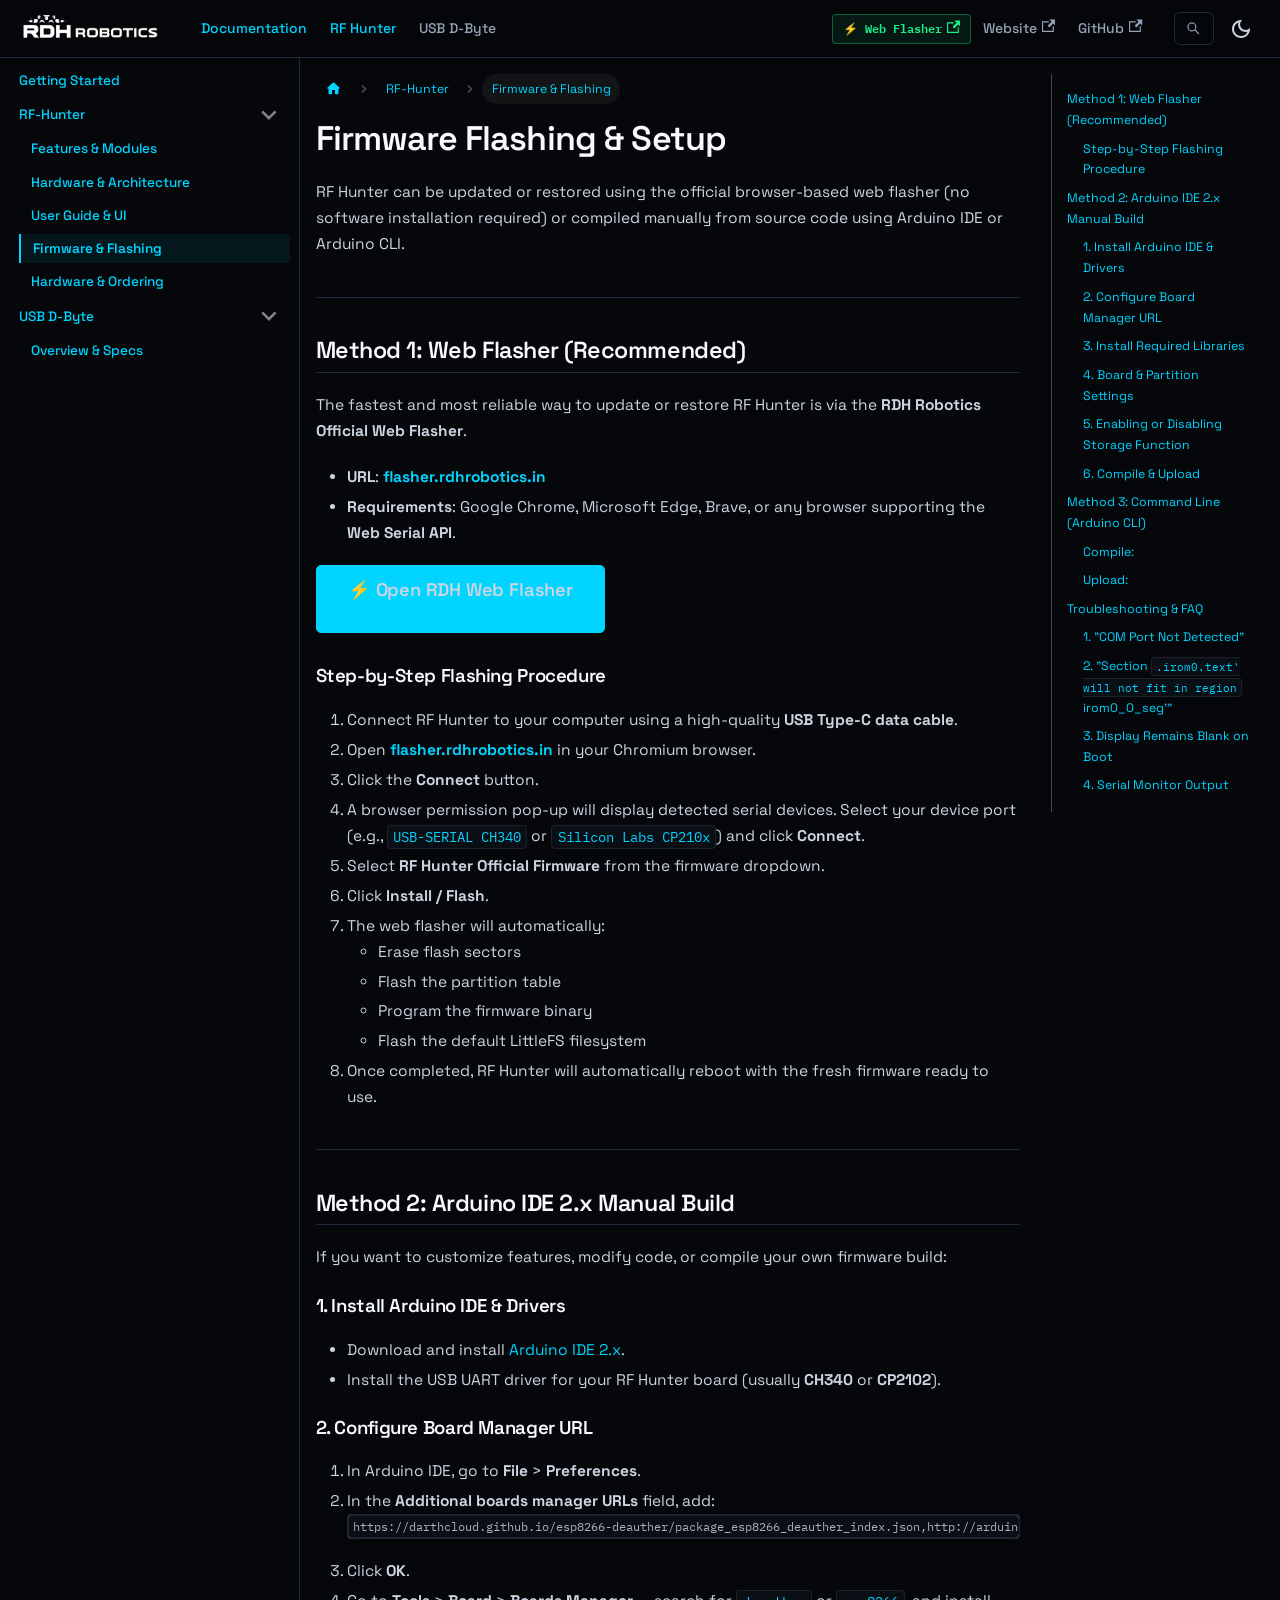
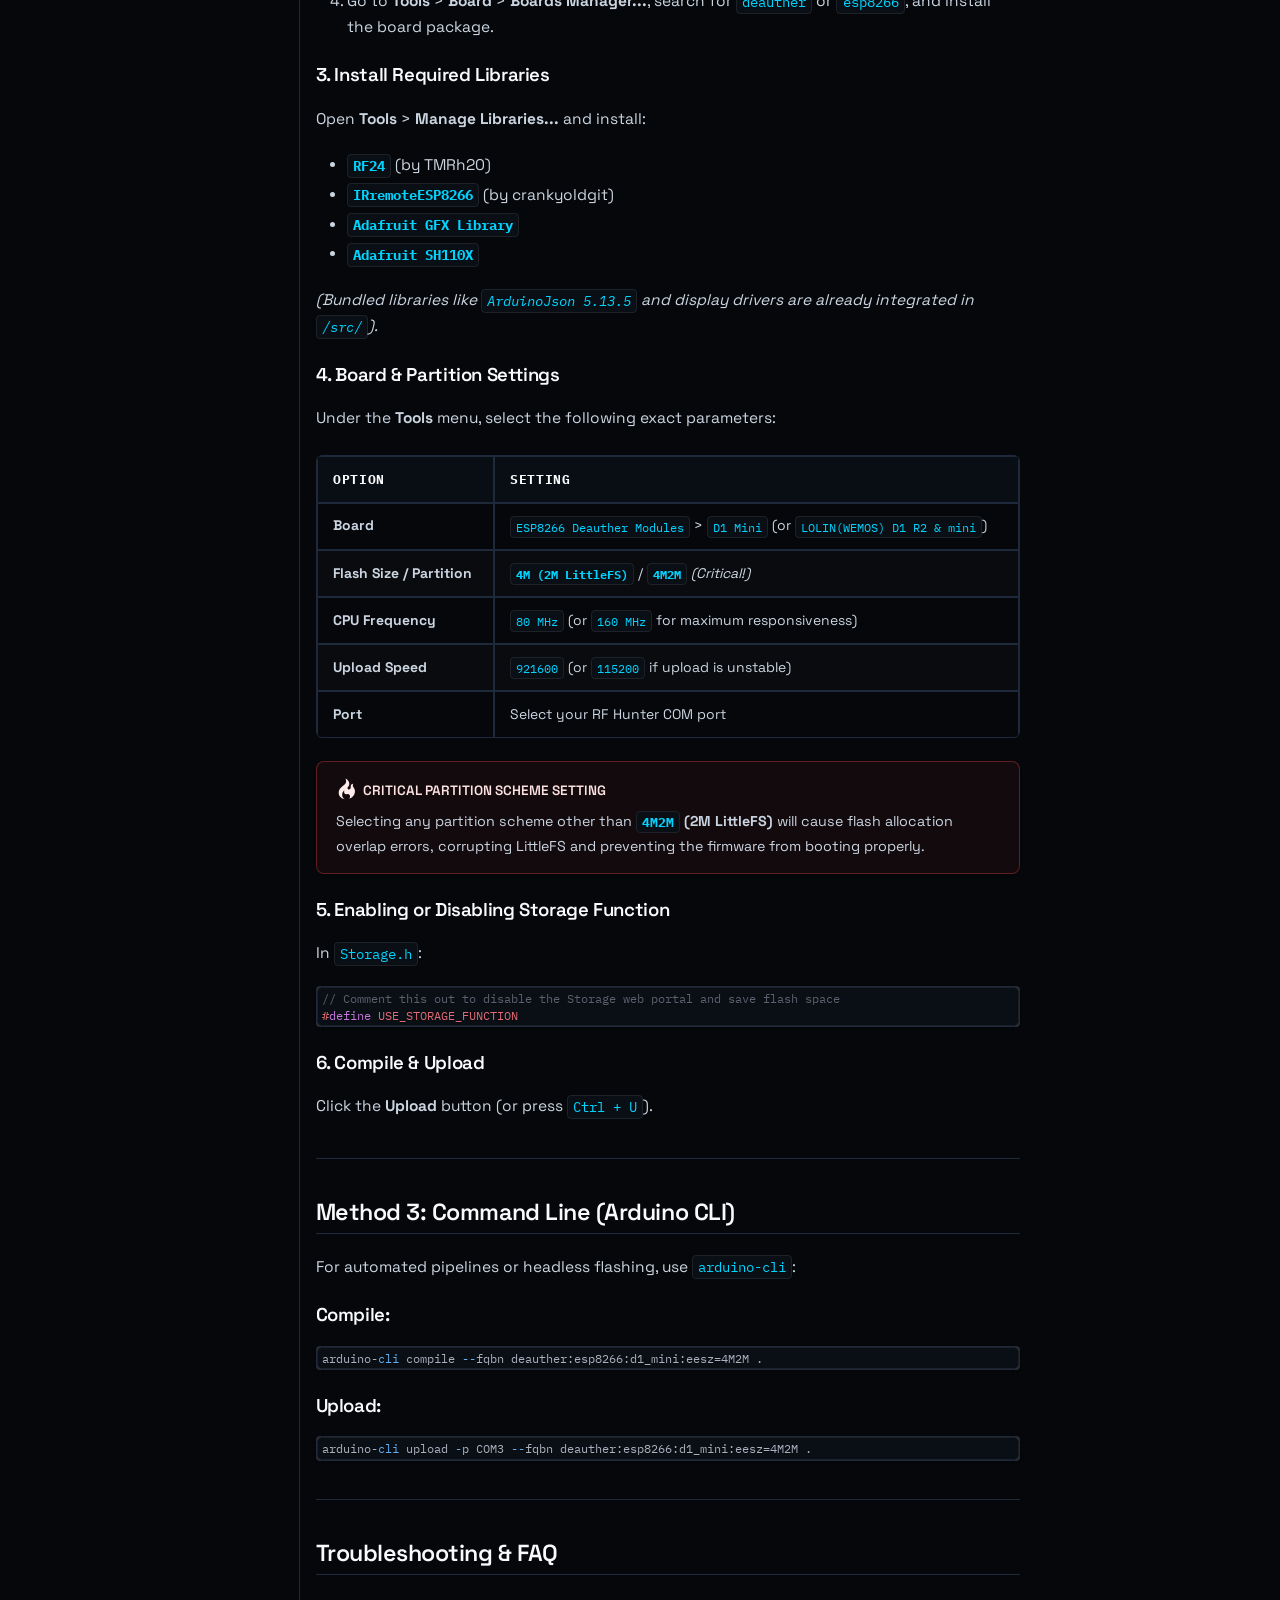
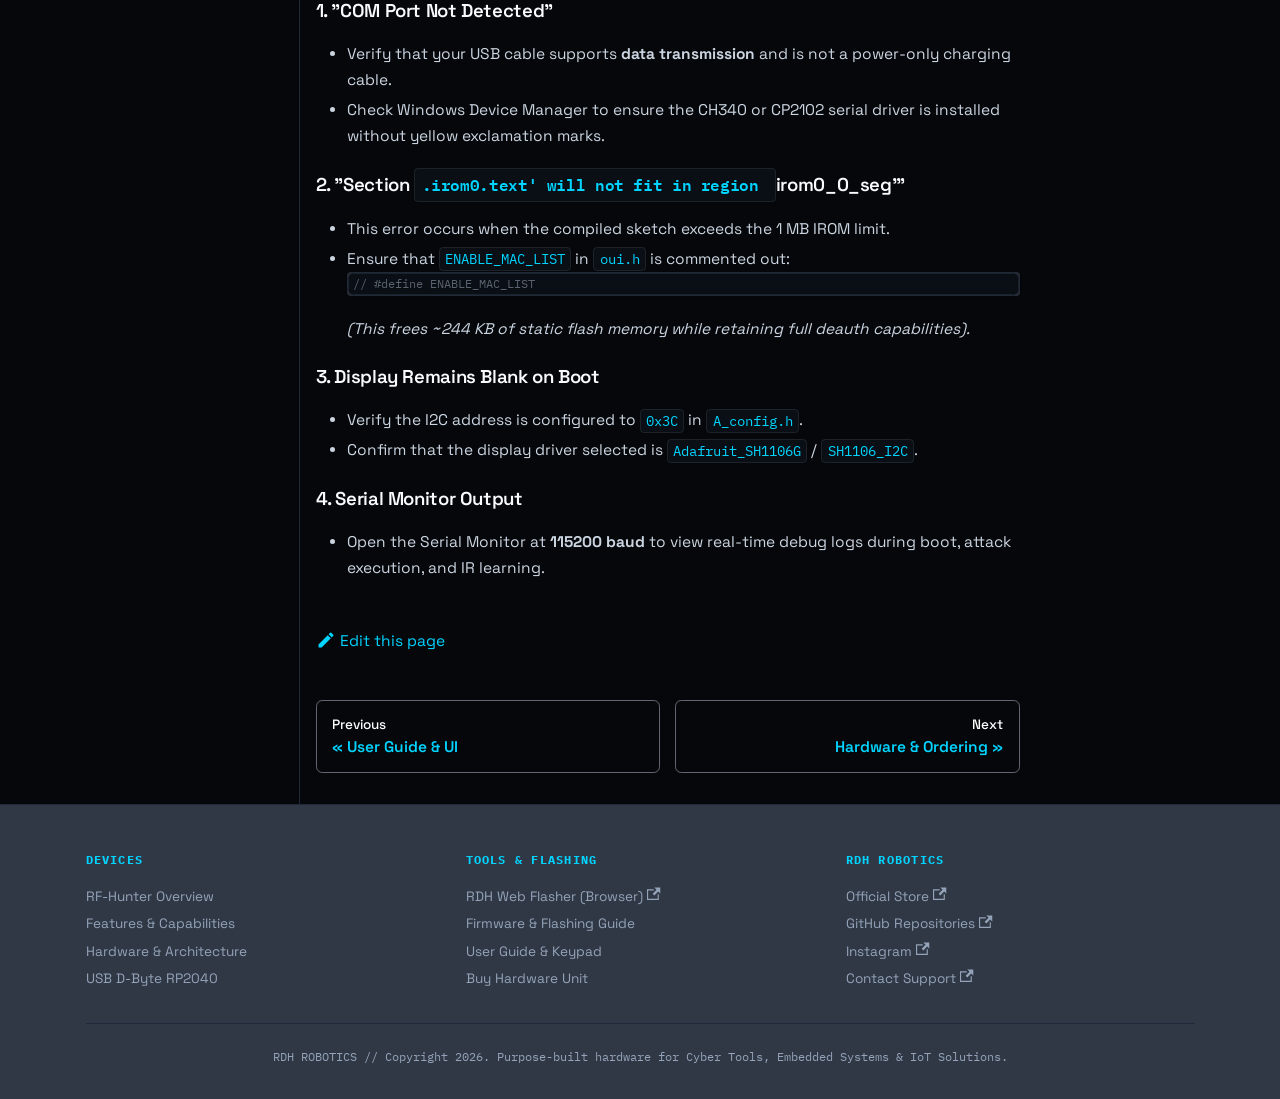
<file: docs/RF-Hunter/firmware/index.html>
<!doctype html><html lang=en dir=ltr class="docs-wrapper plugin-docs plugin-id-default docs-version-current docs-doc-page docs-doc-id-RF-Hunter/firmware" data-has-hydrated=false><head><meta charset=UTF-8><meta name=generator content="Docusaurus v3.10.1"><title data-rh=true>Firmware Flashing & Setup | RDH Robotics Docs</title><meta data-rh=true name=viewport content="width=device-width, initial-scale=1.0"/><meta data-rh=true name=twitter:card content=summary_large_image /><meta data-rh=true property=og:image content=https://docs.rdhrobotics.in/img/RF-Hunter.png /><meta data-rh=true name=twitter:image content=https://docs.rdhrobotics.in/img/RF-Hunter.png /><meta data-rh=true property=og:url content=https://docs.rdhrobotics.in/docs/RF-Hunter/firmware /><meta data-rh=true property=og:locale content=en /><meta data-rh=true name=docusaurus_locale content=en /><meta data-rh=true name=docsearch:language content=en /><meta data-rh=true name=keywords content="Cyber Tools, Embedded Systems, IoT Solutions, RF Hunter, USB D-Byte, RP2040, ESP8266, Hardware Pentesting, RDH Robotics"/><meta data-rh=true name=theme-color content=#05070A /><meta data-rh=true name=docusaurus_version content=current /><meta data-rh=true name=docusaurus_tag content=docs-default-current /><meta data-rh=true name=docsearch:version content=current /><meta data-rh=true name=docsearch:docusaurus_tag content=docs-default-current /><meta data-rh=true property=og:title content="Firmware Flashing & Setup | RDH Robotics Docs"/><meta data-rh=true name=description content="Step-by-step firmware installation guide using RDH Web Flasher, Arduino IDE, or Arduino CLI"/><meta data-rh=true property=og:description content="Step-by-step firmware installation guide using RDH Web Flasher, Arduino IDE, or Arduino CLI"/><link data-rh=true rel=icon href=/img/favicon.svg /><link data-rh=true rel=canonical href=https://docs.rdhrobotics.in/docs/RF-Hunter/firmware /><link data-rh=true rel=alternate href=https://docs.rdhrobotics.in/docs/RF-Hunter/firmware hreflang=en /><link data-rh=true rel=alternate href=https://docs.rdhrobotics.in/docs/RF-Hunter/firmware hreflang=x-default /><script data-rh=true type=application/ld+json>{"@context":"https://schema.org","@type":"BreadcrumbList","itemListElement":[{"@type":"ListItem","item":"https://docs.rdhrobotics.in/docs/RF-Hunter/","name":"RF-Hunter","position":1},{"@type":"ListItem","item":"https://docs.rdhrobotics.in/docs/RF-Hunter/firmware","name":"Firmware & Flashing","position":2}]}</script><link rel=preconnect href=https://fonts.googleapis.com><link rel=preconnect href=https://fonts.gstatic.com crossorigin=anonymous><link rel=stylesheet href="https://fonts.googleapis.com/css2?family=IBM+Plex+Mono:ital,wght@0,400;0,500;0,600;0,700;1,400&family=Space+Grotesk:wght@400;500;600;700&display=swap"><link rel=stylesheet href=/assets/css/styles.5d76ce7a.css /><script src=/assets/js/runtime~main.bdf27f00.js defer></script><script src=/assets/js/main.3d0b415b.js defer></script></head><body><svg style="display: none;"><defs>
<symbol id=theme-svg-external-link viewBox="0 0 24 24"><path fill=currentColor d="M21 13v10h-21v-19h12v2h-10v15h17v-8h2zm3-12h-10.988l4.035 4-6.977 7.07 2.828 2.828 6.977-7.07 4.125 4.172v-11z"/></symbol>
</defs></svg>
<script>!function(){var t=function(){try{return new URLSearchParams(window.location.search).get("docusaurus-theme")}catch(t){}}()||function(){try{return window.localStorage.getItem("theme-b29")}catch(t){}}();document.documentElement.setAttribute("data-theme",t||"dark"),document.documentElement.setAttribute("data-theme-choice",t||"dark")}(),function(){try{for(var[t,e]of new URLSearchParams(window.location.search).entries())if(t.startsWith("docusaurus-data-")){var a=t.replace("docusaurus-data-","data-");document.documentElement.setAttribute(a,e)}}catch(t){}}()</script><div id=__docusaurus><link rel=preload as=image href=/img/logo_title_white.svg /><div role=region aria-label="Skip to main content"><a class=skipToContent_fXgn href=#__docusaurus_skipToContent_fallback>Skip to main content</a></div><nav aria-label=Main class="theme-layout-navbar navbar navbar--fixed-top"><div class=navbar__inner><div class="theme-layout-navbar-left navbar__items"><button aria-label="Toggle navigation bar" aria-expanded=false class="navbar__toggle clean-btn" type=button><svg width=30 height=30 viewBox="0 0 30 30" aria-hidden=true><path stroke=currentColor stroke-linecap=round stroke-miterlimit=10 stroke-width=2 d="M4 7h22M4 15h22M4 23h22"/></svg></button><a class=navbar__brand href=/><div class=navbar__logo><img src=/img/logo_title_white.svg alt="RDH Robotics" class="themedComponent_mlkZ themedComponent--light_NVdE" height=28 /><img src=/img/logo_title_white.svg alt="RDH Robotics" class="themedComponent_mlkZ themedComponent--dark_xIcU" height=28 /></div><b class="navbar__title text--truncate"></b></a><a aria-current=page class="navbar__item navbar__link navbar__link--active" href=/docs/intro>Documentation</a><a aria-current=page class="navbar__item navbar__link navbar__link--active" href=/docs/RF-Hunter>RF Hunter</a><a class="navbar__item navbar__link" href=/docs/USB-D-Byte>USB D-Byte</a></div><div class="theme-layout-navbar-right navbar__items navbar__items--right"><a href=https://flasher.rdhrobotics.in target=_blank rel="noopener noreferrer" class="navbar__item navbar__link navbar-flasher-link">⚡ Web Flasher<svg width=13.5 height=13.5 aria-label="(opens in new tab)" class=iconExternalLink_nPIU><use href=#theme-svg-external-link /></svg></a><a href=https://rdhrobotics.in target=_blank rel="noopener noreferrer" class="navbar__item navbar__link">Website<svg width=13.5 height=13.5 aria-label="(opens in new tab)" class=iconExternalLink_nPIU><use href=#theme-svg-external-link /></svg></a><a href=https://github.com/rdhrobotics target=_blank rel="noopener noreferrer" class="navbar__item navbar__link">GitHub<svg width=13.5 height=13.5 aria-label="(opens in new tab)" class=iconExternalLink_nPIU><use href=#theme-svg-external-link /></svg></a><div class=navbarSearchContainer_Bca1><form class=navbar-search role=search><button class=navbar-search__toggle type=button aria-label="Open search"><svg aria-hidden=true viewBox="0 0 24 24" width=20 height=20><path fill=currentColor d="M9.5 4a5.5 5.5 0 0 1 4.38 8.83l4.15 4.14a.75.75 0 0 1-1.06 1.06l-4.14-4.15A5.5 5.5 0 1 1 9.5 4Zm0 1.5a4 4 0 1 0 0 8 4 4 0 0 0 0-8Z"/></svg></button><input class=navbar-search__input type=search placeholder="Search docs" aria-label="Search documentation" value="" /></form></div><div class="toggle_vylO colorModeToggle_DEke"><button class="clean-btn toggleButton_gllP toggleButtonDisabled_aARS" type=button disabled title="system mode" aria-label="Switch between dark and light mode (currently system mode)"><svg viewBox="0 0 24 24" width=24 height=24 aria-hidden=true class="toggleIcon_g3eP lightToggleIcon_pyhR"><path fill=currentColor d="M12,9c1.65,0,3,1.35,3,3s-1.35,3-3,3s-3-1.35-3-3S10.35,9,12,9 M12,7c-2.76,0-5,2.24-5,5s2.24,5,5,5s5-2.24,5-5 S14.76,7,12,7L12,7z M2,13l2,0c0.55,0,1-0.45,1-1s-0.45-1-1-1l-2,0c-0.55,0-1,0.45-1,1S1.45,13,2,13z M20,13l2,0c0.55,0,1-0.45,1-1 s-0.45-1-1-1l-2,0c-0.55,0-1,0.45-1,1S19.45,13,20,13z M11,2v2c0,0.55,0.45,1,1,1s1-0.45,1-1V2c0-0.55-0.45-1-1-1S11,1.45,11,2z M11,20v2c0,0.55,0.45,1,1,1s1-0.45,1-1v-2c0-0.55-0.45-1-1-1C11.45,19,11,19.45,11,20z M5.99,4.58c-0.39-0.39-1.03-0.39-1.41,0 c-0.39,0.39-0.39,1.03,0,1.41l1.06,1.06c0.39,0.39,1.03,0.39,1.41,0s0.39-1.03,0-1.41L5.99,4.58z M18.36,16.95 c-0.39-0.39-1.03-0.39-1.41,0c-0.39,0.39-0.39,1.03,0,1.41l1.06,1.06c0.39,0.39,1.03,0.39,1.41,0c0.39-0.39,0.39-1.03,0-1.41 L18.36,16.95z M19.42,5.99c0.39-0.39,0.39-1.03,0-1.41c-0.39-0.39-1.03-0.39-1.41,0l-1.06,1.06c-0.39,0.39-0.39,1.03,0,1.41 s1.03,0.39,1.41,0L19.42,5.99z M7.05,18.36c0.39-0.39,0.39-1.03,0-1.41c-0.39-0.39-1.03-0.39-1.41,0l-1.06,1.06 c-0.39,0.39-0.39,1.03,0,1.41s1.03,0.39,1.41,0L7.05,18.36z"/></svg><svg viewBox="0 0 24 24" width=24 height=24 aria-hidden=true class="toggleIcon_g3eP darkToggleIcon_wfgR"><path fill=currentColor d="M9.37,5.51C9.19,6.15,9.1,6.82,9.1,7.5c0,4.08,3.32,7.4,7.4,7.4c0.68,0,1.35-0.09,1.99-0.27C17.45,17.19,14.93,19,12,19 c-3.86,0-7-3.14-7-7C5,9.07,6.81,6.55,9.37,5.51z M12,3c-4.97,0-9,4.03-9,9s4.03,9,9,9s9-4.03,9-9c0-0.46-0.04-0.92-0.1-1.36 c-0.98,1.37-2.58,2.26-4.4,2.26c-2.98,0-5.4-2.42-5.4-5.4c0-1.81,0.89-3.42,2.26-4.4C12.92,3.04,12.46,3,12,3L12,3z"/></svg><svg viewBox="0 0 24 24" width=24 height=24 aria-hidden=true class="toggleIcon_g3eP systemToggleIcon_QzmC"><path fill=currentColor d="m12 21c4.971 0 9-4.029 9-9s-4.029-9-9-9-9 4.029-9 9 4.029 9 9 9zm4.95-13.95c1.313 1.313 2.05 3.093 2.05 4.95s-0.738 3.637-2.05 4.95c-1.313 1.313-3.093 2.05-4.95 2.05v-14c1.857 0 3.637 0.737 4.95 2.05z"/></svg></button></div></div></div><div role=presentation class=navbar-sidebar__backdrop></div></nav><div id=__docusaurus_skipToContent_fallback class="theme-layout-main main-wrapper mainWrapper_z2l0"><div class=docsWrapper_hBAB><button aria-label="Scroll back to top" class="clean-btn theme-back-to-top-button backToTopButton_sjWU" type=button></button><div class=docRoot_UBD9><aside class="theme-doc-sidebar-container docSidebarContainer_YfHR"><div class=sidebarViewport_aRkj><div class=sidebar_njMd><nav aria-label="Docs sidebar" class="menu thin-scrollbar menu_SIkG"><ul class="theme-doc-sidebar-menu menu__list"><li class="theme-doc-sidebar-item-link theme-doc-sidebar-item-link-level-1 menu__list-item"><a class=menu__link href=/docs/intro><span title="Getting Started" class=linkLabel_WmDU>Getting Started</span></a><li class="theme-doc-sidebar-item-category theme-doc-sidebar-item-category-level-1 menu__list-item"><div class=menu__list-item-collapsible><a class="categoryLink_byQd menu__link menu__link--sublist menu__link--active" href=/docs/RF-Hunter/><span title=RF-Hunter class=categoryLinkLabel_W154>RF-Hunter</span></a><button aria-label="Collapse sidebar category 'RF-Hunter'" aria-expanded=true type=button class="clean-btn menu__caret"></button></div><ul class=menu__list><li class="theme-doc-sidebar-item-link theme-doc-sidebar-item-link-level-2 menu__list-item"><a class=menu__link tabindex=0 href=/docs/RF-Hunter/features><span title="Features & Modules" class=linkLabel_WmDU>Features & Modules</span></a><li class="theme-doc-sidebar-item-link theme-doc-sidebar-item-link-level-2 menu__list-item"><a class=menu__link tabindex=0 href=/docs/RF-Hunter/specs><span title="Hardware & Architecture" class=linkLabel_WmDU>Hardware & Architecture</span></a><li class="theme-doc-sidebar-item-link theme-doc-sidebar-item-link-level-2 menu__list-item"><a class=menu__link tabindex=0 href=/docs/RF-Hunter/usage><span title="User Guide & UI" class=linkLabel_WmDU>User Guide & UI</span></a><li class="theme-doc-sidebar-item-link theme-doc-sidebar-item-link-level-2 menu__list-item"><a class="menu__link menu__link--active" aria-current=page tabindex=0 href=/docs/RF-Hunter/firmware><span title="Firmware & Flashing" class=linkLabel_WmDU>Firmware & Flashing</span></a><li class="theme-doc-sidebar-item-link theme-doc-sidebar-item-link-level-2 menu__list-item"><a class=menu__link tabindex=0 href=/docs/RF-Hunter/buy><span title="Hardware & Ordering" class=linkLabel_WmDU>Hardware & Ordering</span></a></ul><li class="theme-doc-sidebar-item-category theme-doc-sidebar-item-category-level-1 menu__list-item"><div class=menu__list-item-collapsible><a class="categoryLink_byQd menu__link menu__link--sublist" href=/docs/USB-D-Byte/><span title="USB D-Byte" class=categoryLinkLabel_W154>USB D-Byte</span></a><button aria-label="Collapse sidebar category 'USB D-Byte'" aria-expanded=true type=button class="clean-btn menu__caret"></button></div><ul class=menu__list><li class="theme-doc-sidebar-item-link theme-doc-sidebar-item-link-level-2 menu__list-item"><a class=menu__link tabindex=0 href=/docs/USB-D-Byte/><span title="Overview & Specs" class=linkLabel_WmDU>Overview & Specs</span></a></ul></ul></nav></div></div></aside><main class=docMainContainer_TBSr><div class="container padding-top--md padding-bottom--lg"><div class=row><div class="col docItemCol_VOVn"><div class=docItemContainer_Djhp><article><nav class="theme-doc-breadcrumbs breadcrumbsContainer_Z_bl" aria-label=Breadcrumbs><ul class=breadcrumbs><li class=breadcrumbs__item><a aria-label="Home page" class=breadcrumbs__link href=/><svg viewBox="0 0 24 24" class=breadcrumbHomeIcon_YNFT><path d="M10 19v-5h4v5c0 .55.45 1 1 1h3c.55 0 1-.45 1-1v-7h1.7c.46 0 .68-.57.33-.87L12.67 3.6c-.38-.34-.96-.34-1.34 0l-8.36 7.53c-.34.3-.13.87.33.87H5v7c0 .55.45 1 1 1h3c.55 0 1-.45 1-1z" fill=currentColor /></svg></a><li class=breadcrumbs__item><a class=breadcrumbs__link href=/docs/RF-Hunter/><span>RF-Hunter</span></a><li class="breadcrumbs__item breadcrumbs__item--active"><span class=breadcrumbs__link>Firmware & Flashing</span></ul></nav><div class="tocCollapsible_ETCw theme-doc-toc-mobile tocMobile_ITEo"><button type=button class="clean-btn tocCollapsibleButton_TO0P">On this page</button></div><div class="theme-doc-markdown markdown"><header><h1>Firmware Flashing & Setup</h1></header>
<p>RF Hunter can be updated or restored using the official browser-based web flasher (no software installation required) or compiled manually from source code using Arduino IDE or Arduino CLI.</p>
<hr/>
<h2 class="anchor anchorTargetStickyNavbar_Vzrq" id=method-1-web-flasher-recommended>Method 1: Web Flasher (Recommended)<a href=#method-1-web-flasher-recommended class=hash-link aria-label="Direct link to Method 1: Web Flasher (Recommended)" title="Direct link to Method 1: Web Flasher (Recommended)" translate=no>​</a></h2>
<p>The fastest and most reliable way to update or restore RF Hunter is via the <strong>RDH Robotics Official Web Flasher</strong>.</p>
<ul>
<li class=""><strong>URL</strong>: <strong><a href=https://flasher.rdhrobotics.in target=_blank rel="noopener noreferrer" class="">flasher.rdhrobotics.in</a></strong></li>
<li class=""><strong>Requirements</strong>: Google Chrome, Microsoft Edge, Brave, or any browser supporting the <strong>Web Serial API</strong>.</li>
</ul>
<div class="margin-top--md margin-bottom--lg"><a href=https://flasher.rdhrobotics.in target=_blank rel="noopener noreferrer" class="button button--primary button--lg"><p>⚡ Open RDH Web Flasher</p></a></div>
<h3 class="anchor anchorTargetStickyNavbar_Vzrq" id=step-by-step-flashing-procedure>Step-by-Step Flashing Procedure<a href=#step-by-step-flashing-procedure class=hash-link aria-label="Direct link to Step-by-Step Flashing Procedure" title="Direct link to Step-by-Step Flashing Procedure" translate=no>​</a></h3>
<ol>
<li class="">Connect RF Hunter to your computer using a high-quality <strong>USB Type-C data cable</strong>.</li>
<li class="">Open <strong><a href=https://flasher.rdhrobotics.in target=_blank rel="noopener noreferrer" class="">flasher.rdhrobotics.in</a></strong> in your Chromium browser.</li>
<li class="">Click the <strong>Connect</strong> button.</li>
<li class="">A browser permission pop-up will display detected serial devices. Select your device port (e.g., <code>USB-SERIAL CH340</code> or <code>Silicon Labs CP210x</code>) and click <strong>Connect</strong>.</li>
<li class="">Select <strong>RF Hunter Official Firmware</strong> from the firmware dropdown.</li>
<li class="">Click <strong>Install / Flash</strong>.</li>
<li class="">The web flasher will automatically:<!-- -->
<ul>
<li class="">Erase flash sectors</li>
<li class="">Flash the partition table</li>
<li class="">Program the firmware binary</li>
<li class="">Flash the default LittleFS filesystem</li>
</ul>
</li>
<li class="">Once completed, RF Hunter will automatically reboot with the fresh firmware ready to use.</li>
</ol>
<hr/>
<h2 class="anchor anchorTargetStickyNavbar_Vzrq" id=method-2-arduino-ide-2x-manual-build>Method 2: Arduino IDE 2.x Manual Build<a href=#method-2-arduino-ide-2x-manual-build class=hash-link aria-label="Direct link to Method 2: Arduino IDE 2.x Manual Build" title="Direct link to Method 2: Arduino IDE 2.x Manual Build" translate=no>​</a></h2>
<p>If you want to customize features, modify code, or compile your own firmware build:</p>
<h3 class="anchor anchorTargetStickyNavbar_Vzrq" id=1-install-arduino-ide--drivers>1. Install Arduino IDE & Drivers<a href=#1-install-arduino-ide--drivers class=hash-link aria-label="Direct link to 1. Install Arduino IDE & Drivers" title="Direct link to 1. Install Arduino IDE & Drivers" translate=no>​</a></h3>
<ul>
<li class="">Download and install <a href=https://www.arduino.cc/en/software target=_blank rel="noopener noreferrer" class="">Arduino IDE 2.x</a>.</li>
<li class="">Install the USB UART driver for your RF Hunter board (usually <strong>CH340</strong> or <strong>CP2102</strong>).</li>
</ul>
<h3 class="anchor anchorTargetStickyNavbar_Vzrq" id=2-configure-board-manager-url>2. Configure Board Manager URL<a href=#2-configure-board-manager-url class=hash-link aria-label="Direct link to 2. Configure Board Manager URL" title="Direct link to 2. Configure Board Manager URL" translate=no>​</a></h3>
<ol>
<li class="">In Arduino IDE, go to <strong>File</strong> > <strong>Preferences</strong>.</li>
<li class="">In the <strong>Additional boards manager URLs</strong> field, add:<!-- -->
<div class="language-text codeBlockContainer_Ckt0 theme-code-block" style="--prism-background-color:hsl(220, 13%, 18%);--prism-color:hsl(220, 14%, 71%)"><div class=codeBlockContent_QJqH><pre tabindex=0 class="prism-code language-text codeBlock_bY9V thin-scrollbar" style="background-color:hsl(220, 13%, 18%);color:hsl(220, 14%, 71%);text-shadow:0 1px rgba(0, 0, 0, 0.3)"><code class=codeBlockLines_e6Vv><div class=token-line style="color:hsl(220, 14%, 71%);text-shadow:0 1px rgba(0, 0, 0, 0.3)"><span class="token plain">https://darthcloud.github.io/esp8266-deauther/package_esp8266_deauther_index.json,http://arduino.esp8266.com/stable/package_esp8266_com_index.json</span><br/></div></code></pre></div></div>
</li>
<li class="">Click <strong>OK</strong>.</li>
<li class="">Go to <strong>Tools</strong> > <strong>Board</strong> > <strong>Boards Manager...</strong>, search for <code>deauther</code> or <code>esp8266</code>, and install the board package.</li>
</ol>
<h3 class="anchor anchorTargetStickyNavbar_Vzrq" id=3-install-required-libraries>3. Install Required Libraries<a href=#3-install-required-libraries class=hash-link aria-label="Direct link to 3. Install Required Libraries" title="Direct link to 3. Install Required Libraries" translate=no>​</a></h3>
<p>Open <strong>Tools</strong> > <strong>Manage Libraries...</strong> and install:</p>
<ul>
<li class=""><strong><code>RF24</code></strong> (by TMRh20)</li>
<li class=""><strong><code>IRremoteESP8266</code></strong> (by crankyoldgit)</li>
<li class=""><strong><code>Adafruit GFX Library</code></strong></li>
<li class=""><strong><code>Adafruit SH110X</code></strong></li>
</ul>
<p><em>(Bundled libraries like <code>ArduinoJson 5.13.5</code> and display drivers are already integrated in <code>/src/</code>).</em></p>
<h3 class="anchor anchorTargetStickyNavbar_Vzrq" id=4-board--partition-settings>4. Board & Partition Settings<a href=#4-board--partition-settings class=hash-link aria-label="Direct link to 4. Board & Partition Settings" title="Direct link to 4. Board & Partition Settings" translate=no>​</a></h3>
<p>Under the <strong>Tools</strong> menu, select the following exact parameters:</p>
<table><thead><tr><th style=text-align:left>Option<th style=text-align:left>Setting<tbody><tr><td style=text-align:left><strong>Board</strong><td style=text-align:left><code>ESP8266 Deauther Modules</code> > <code>D1 Mini</code> (or <code>LOLIN(WEMOS) D1 R2 & mini</code>)<tr><td style=text-align:left><strong>Flash Size / Partition</strong><td style=text-align:left><strong><code>4M (2M LittleFS)</code></strong> / <strong><code>4M2M</code></strong> <em>(Critical!)</em><tr><td style=text-align:left><strong>CPU Frequency</strong><td style=text-align:left><code>80 MHz</code> (or <code>160 MHz</code> for maximum responsiveness)<tr><td style=text-align:left><strong>Upload Speed</strong><td style=text-align:left><code>921600</code> (or <code>115200</code> if upload is unstable)<tr><td style=text-align:left><strong>Port</strong><td style=text-align:left>Select your RF Hunter COM port</table>
<div class="theme-admonition theme-admonition-danger admonition_xJq3 alert alert--danger"><div class=admonitionHeading_Gvgb><span class=admonitionIcon_Rf37><svg viewBox="0 0 12 16"><path fill-rule=evenodd d="M5.05.31c.81 2.17.41 3.38-.52 4.31C3.55 5.67 1.98 6.45.9 7.98c-1.45 2.05-1.7 6.53 3.53 7.7-2.2-1.16-2.67-4.52-.3-6.61-.61 2.03.53 3.33 1.94 2.86 1.39-.47 2.3.53 2.27 1.67-.02.78-.31 1.44-1.13 1.81 3.42-.59 4.78-3.42 4.78-5.56 0-2.84-2.53-3.22-1.25-5.61-1.52.13-2.03 1.13-1.89 2.75.09 1.08-1.02 1.8-1.86 1.33-.67-.41-.66-1.19-.06-1.78C8.18 5.31 8.68 2.45 5.05.32L5.03.3l.02.01z"/></svg></span>Critical Partition Scheme Setting</div><div class=admonitionContent_BuS1><p>Selecting any partition scheme other than <strong><code>4M2M</code> (2M LittleFS)</strong> will cause flash allocation overlap errors, corrupting LittleFS and preventing the firmware from booting properly.</div></div>
<h3 class="anchor anchorTargetStickyNavbar_Vzrq" id=5-enabling-or-disabling-storage-function>5. Enabling or Disabling Storage Function<a href=#5-enabling-or-disabling-storage-function class=hash-link aria-label="Direct link to 5. Enabling or Disabling Storage Function" title="Direct link to 5. Enabling or Disabling Storage Function" translate=no>​</a></h3>
<p>In <code>Storage.h</code>:</p>
<div class="language-cpp codeBlockContainer_Ckt0 theme-code-block" style="--prism-background-color:hsl(220, 13%, 18%);--prism-color:hsl(220, 14%, 71%)"><div class=codeBlockContent_QJqH><pre tabindex=0 class="prism-code language-cpp codeBlock_bY9V thin-scrollbar" style="background-color:hsl(220, 13%, 18%);color:hsl(220, 14%, 71%);text-shadow:0 1px rgba(0, 0, 0, 0.3)"><code class=codeBlockLines_e6Vv><div class=token-line style="color:hsl(220, 14%, 71%);text-shadow:0 1px rgba(0, 0, 0, 0.3)"><span class="token comment" style="color:hsl(220, 10%, 40%)">// Comment this out to disable the Storage web portal and save flash space</span><span class="token plain"></span><br/></div><div class=token-line style="color:hsl(220, 14%, 71%);text-shadow:0 1px rgba(0, 0, 0, 0.3)"><span class="token plain"></span><span class="token macro property directive-hash" style="color:hsl(355, 65%, 65%)">#</span><span class="token macro property directive keyword" style="color:hsl(286, 60%, 67%)">define</span><span class="token macro property" style="color:hsl(355, 65%, 65%)"> </span><span class="token macro property macro-name" style="color:hsl(355, 65%, 65%)">USE_STORAGE_FUNCTION</span><br/></div></code></pre></div></div>
<h3 class="anchor anchorTargetStickyNavbar_Vzrq" id=6-compile--upload>6. Compile & Upload<a href=#6-compile--upload class=hash-link aria-label="Direct link to 6. Compile & Upload" title="Direct link to 6. Compile & Upload" translate=no>​</a></h3>
<p>Click the <strong>Upload</strong> button (or press <code>Ctrl + U</code>).</p>
<hr/>
<h2 class="anchor anchorTargetStickyNavbar_Vzrq" id=method-3-command-line-arduino-cli>Method 3: Command Line (Arduino CLI)<a href=#method-3-command-line-arduino-cli class=hash-link aria-label="Direct link to Method 3: Command Line (Arduino CLI)" title="Direct link to Method 3: Command Line (Arduino CLI)" translate=no>​</a></h2>
<p>For automated pipelines or headless flashing, use <code>arduino-cli</code>:</p>
<h3 class="anchor anchorTargetStickyNavbar_Vzrq" id=compile>Compile:<a href=#compile class=hash-link aria-label="Direct link to Compile:" title="Direct link to Compile:" translate=no>​</a></h3>
<div class="language-powershell codeBlockContainer_Ckt0 theme-code-block" style="--prism-background-color:hsl(220, 13%, 18%);--prism-color:hsl(220, 14%, 71%)"><div class=codeBlockContent_QJqH><pre tabindex=0 class="prism-code language-powershell codeBlock_bY9V thin-scrollbar" style="background-color:hsl(220, 13%, 18%);color:hsl(220, 14%, 71%);text-shadow:0 1px rgba(0, 0, 0, 0.3)"><code class=codeBlockLines_e6Vv><div class=token-line style="color:hsl(220, 14%, 71%);text-shadow:0 1px rgba(0, 0, 0, 0.3)"><span class="token plain">arduino-</span><span class="token function" style="color:hsl(207, 82%, 66%)">cli</span><span class="token plain"> compile </span><span class="token operator" style="color:hsl(207, 82%, 66%)">--</span><span class="token plain">fqbn deauther:esp8266:d1_mini:eesz=4M2M </span><span class="token punctuation" style="color:hsl(220, 14%, 71%)">.</span><br/></div></code></pre></div></div>
<h3 class="anchor anchorTargetStickyNavbar_Vzrq" id=upload>Upload:<a href=#upload class=hash-link aria-label="Direct link to Upload:" title="Direct link to Upload:" translate=no>​</a></h3>
<div class="language-powershell codeBlockContainer_Ckt0 theme-code-block" style="--prism-background-color:hsl(220, 13%, 18%);--prism-color:hsl(220, 14%, 71%)"><div class=codeBlockContent_QJqH><pre tabindex=0 class="prism-code language-powershell codeBlock_bY9V thin-scrollbar" style="background-color:hsl(220, 13%, 18%);color:hsl(220, 14%, 71%);text-shadow:0 1px rgba(0, 0, 0, 0.3)"><code class=codeBlockLines_e6Vv><div class=token-line style="color:hsl(220, 14%, 71%);text-shadow:0 1px rgba(0, 0, 0, 0.3)"><span class="token plain">arduino-</span><span class="token function" style="color:hsl(207, 82%, 66%)">cli</span><span class="token plain"> upload </span><span class="token operator" style="color:hsl(207, 82%, 66%)">-</span><span class="token plain">p COM3 </span><span class="token operator" style="color:hsl(207, 82%, 66%)">--</span><span class="token plain">fqbn deauther:esp8266:d1_mini:eesz=4M2M </span><span class="token punctuation" style="color:hsl(220, 14%, 71%)">.</span><br/></div></code></pre></div></div>
<hr/>
<h2 class="anchor anchorTargetStickyNavbar_Vzrq" id=troubleshooting--faq>Troubleshooting & FAQ<a href=#troubleshooting--faq class=hash-link aria-label="Direct link to Troubleshooting & FAQ" title="Direct link to Troubleshooting & FAQ" translate=no>​</a></h2>
<h3 class="anchor anchorTargetStickyNavbar_Vzrq" id=1-com-port-not-detected>1. "COM Port Not Detected"<a href=#1-com-port-not-detected class=hash-link aria-label='Direct link to 1. "COM Port Not Detected"' title='Direct link to 1. "COM Port Not Detected"' translate=no>​</a></h3>
<ul>
<li class="">Verify that your USB cable supports <strong>data transmission</strong> and is not a power-only charging cable.</li>
<li class="">Check Windows Device Manager to ensure the CH340 or CP2102 serial driver is installed without yellow exclamation marks.</li>
</ul>
<h3 class="anchor anchorTargetStickyNavbar_Vzrq" id=2-section-irom0text-will-not-fit-in-region-irom0_0_seg>2. "Section <code>.irom0.text' will not fit in region </code>irom0_0_seg'"<a href=#2-section-irom0text-will-not-fit-in-region-irom0_0_seg class=hash-link aria-label="Direct link to 2-section-irom0text-will-not-fit-in-region-irom0_0_seg" title="Direct link to 2-section-irom0text-will-not-fit-in-region-irom0_0_seg" translate=no>​</a></h3>
<ul>
<li class="">This error occurs when the compiled sketch exceeds the 1 MB IROM limit.</li>
<li class="">Ensure that <code>ENABLE_MAC_LIST</code> in <code>oui.h</code> is commented out:<!-- -->
<div class="language-cpp codeBlockContainer_Ckt0 theme-code-block" style="--prism-background-color:hsl(220, 13%, 18%);--prism-color:hsl(220, 14%, 71%)"><div class=codeBlockContent_QJqH><pre tabindex=0 class="prism-code language-cpp codeBlock_bY9V thin-scrollbar" style="background-color:hsl(220, 13%, 18%);color:hsl(220, 14%, 71%);text-shadow:0 1px rgba(0, 0, 0, 0.3)"><code class=codeBlockLines_e6Vv><div class=token-line style="color:hsl(220, 14%, 71%);text-shadow:0 1px rgba(0, 0, 0, 0.3)"><span class="token comment" style="color:hsl(220, 10%, 40%)">// #define ENABLE_MAC_LIST</span><br/></div></code></pre></div></div>
<em>(This frees ~244 KB of static flash memory while retaining full deauth capabilities).</em></li>
</ul>
<h3 class="anchor anchorTargetStickyNavbar_Vzrq" id=3-display-remains-blank-on-boot>3. Display Remains Blank on Boot<a href=#3-display-remains-blank-on-boot class=hash-link aria-label="Direct link to 3. Display Remains Blank on Boot" title="Direct link to 3. Display Remains Blank on Boot" translate=no>​</a></h3>
<ul>
<li class="">Verify the I2C address is configured to <code>0x3C</code> in <code>A_config.h</code>.</li>
<li class="">Confirm that the display driver selected is <code>Adafruit_SH1106G</code> / <code>SH1106_I2C</code>.</li>
</ul>
<h3 class="anchor anchorTargetStickyNavbar_Vzrq" id=4-serial-monitor-output>4. Serial Monitor Output<a href=#4-serial-monitor-output class=hash-link aria-label="Direct link to 4. Serial Monitor Output" title="Direct link to 4. Serial Monitor Output" translate=no>​</a></h3>
<ul>
<li class="">Open the Serial Monitor at <strong>115200 baud</strong> to view real-time debug logs during boot, attack execution, and IR learning.</li>
</ul></div><footer class="theme-doc-footer docusaurus-mt-lg"><div class="row margin-top--sm theme-doc-footer-edit-meta-row"><div class="col noPrint_WFHX"><a href=https://github.com/rdhrobotics/Docs/tree/main/docs/RF-Hunter/firmware.mdx target=_blank rel="noopener noreferrer" class=theme-edit-this-page><svg fill=currentColor height=20 width=20 viewBox="0 0 40 40" class=iconEdit_Z9Sw aria-hidden=true><g><path d="m34.5 11.7l-3 3.1-6.3-6.3 3.1-3q0.5-0.5 1.2-0.5t1.1 0.5l3.9 3.9q0.5 0.4 0.5 1.1t-0.5 1.2z m-29.5 17.1l18.4-18.5 6.3 6.3-18.4 18.4h-6.3v-6.2z"/></g></svg>Edit this page</a></div><div class="col lastUpdated_JAkA"></div></div></footer></article><nav class="docusaurus-mt-lg pagination-nav" aria-label="Docs pages"><a class="pagination-nav__link pagination-nav__link--prev" href=/docs/RF-Hunter/usage><div class=pagination-nav__sublabel>Previous</div><div class=pagination-nav__label>User Guide & UI</div></a><a class="pagination-nav__link pagination-nav__link--next" href=/docs/RF-Hunter/buy><div class=pagination-nav__sublabel>Next</div><div class=pagination-nav__label>Hardware & Ordering</div></a></nav></div></div><div class="col col--3"><div class="tableOfContents_bqdL thin-scrollbar theme-doc-toc-desktop"><ul class="table-of-contents table-of-contents__left-border"><li><a href=#method-1-web-flasher-recommended class="table-of-contents__link toc-highlight">Method 1: Web Flasher (Recommended)</a><ul><li><a href=#step-by-step-flashing-procedure class="table-of-contents__link toc-highlight">Step-by-Step Flashing Procedure</a></ul><li><a href=#method-2-arduino-ide-2x-manual-build class="table-of-contents__link toc-highlight">Method 2: Arduino IDE 2.x Manual Build</a><ul><li><a href=#1-install-arduino-ide--drivers class="table-of-contents__link toc-highlight">1. Install Arduino IDE & Drivers</a><li><a href=#2-configure-board-manager-url class="table-of-contents__link toc-highlight">2. Configure Board Manager URL</a><li><a href=#3-install-required-libraries class="table-of-contents__link toc-highlight">3. Install Required Libraries</a><li><a href=#4-board--partition-settings class="table-of-contents__link toc-highlight">4. Board & Partition Settings</a><li><a href=#5-enabling-or-disabling-storage-function class="table-of-contents__link toc-highlight">5. Enabling or Disabling Storage Function</a><li><a href=#6-compile--upload class="table-of-contents__link toc-highlight">6. Compile & Upload</a></ul><li><a href=#method-3-command-line-arduino-cli class="table-of-contents__link toc-highlight">Method 3: Command Line (Arduino CLI)</a><ul><li><a href=#compile class="table-of-contents__link toc-highlight">Compile:</a><li><a href=#upload class="table-of-contents__link toc-highlight">Upload:</a></ul><li><a href=#troubleshooting--faq class="table-of-contents__link toc-highlight">Troubleshooting & FAQ</a><ul><li><a href=#1-com-port-not-detected class="table-of-contents__link toc-highlight">1. "COM Port Not Detected"</a><li><a href=#2-section-irom0text-will-not-fit-in-region-irom0_0_seg class="table-of-contents__link toc-highlight">2. "Section <code>.irom0.text' will not fit in region </code>irom0_0_seg'"</a><li><a href=#3-display-remains-blank-on-boot class="table-of-contents__link toc-highlight">3. Display Remains Blank on Boot</a><li><a href=#4-serial-monitor-output class="table-of-contents__link toc-highlight">4. Serial Monitor Output</a></ul></ul></div></div></div></div></main></div></div></div><footer class="theme-layout-footer footer footer--dark"><div class="container container-fluid"><div class="row footer__links"><div class="theme-layout-footer-column col footer__col"><div class=footer__title>Devices</div><ul class="footer__items clean-list"><li class=footer__item><a class=footer__link-item href=/docs/RF-Hunter>RF-Hunter Overview</a><li class=footer__item><a class=footer__link-item href=/docs/RF-Hunter/features>Features & Capabilities</a><li class=footer__item><a class=footer__link-item href=/docs/RF-Hunter/specs>Hardware & Architecture</a><li class=footer__item><a class=footer__link-item href=/docs/USB-D-Byte>USB D-Byte RP2040</a></ul></div><div class="theme-layout-footer-column col footer__col"><div class=footer__title>Tools & Flashing</div><ul class="footer__items clean-list"><li class=footer__item><a href=https://flasher.rdhrobotics.in target=_blank rel="noopener noreferrer" class=footer__link-item>RDH Web Flasher (Browser)<svg width=13.5 height=13.5 aria-label="(opens in new tab)" class=iconExternalLink_nPIU><use href=#theme-svg-external-link /></svg></a><li class=footer__item><a class=footer__link-item href=/docs/RF-Hunter/firmware>Firmware & Flashing Guide</a><li class=footer__item><a class=footer__link-item href=/docs/RF-Hunter/usage>User Guide & Keypad</a><li class=footer__item><a class=footer__link-item href=/docs/RF-Hunter/buy>Buy Hardware Unit</a></ul></div><div class="theme-layout-footer-column col footer__col"><div class=footer__title>RDH Robotics</div><ul class="footer__items clean-list"><li class=footer__item><a href=https://rdhrobotics.in target=_blank rel="noopener noreferrer" class=footer__link-item>Official Store<svg width=13.5 height=13.5 aria-label="(opens in new tab)" class=iconExternalLink_nPIU><use href=#theme-svg-external-link /></svg></a><li class=footer__item><a href=https://github.com/rdhrobotics target=_blank rel="noopener noreferrer" class=footer__link-item>GitHub Repositories<svg width=13.5 height=13.5 aria-label="(opens in new tab)" class=iconExternalLink_nPIU><use href=#theme-svg-external-link /></svg></a><li class=footer__item><a href=https://instagram.com/rdhrobotics target=_blank rel="noopener noreferrer" class=footer__link-item>Instagram<svg width=13.5 height=13.5 aria-label="(opens in new tab)" class=iconExternalLink_nPIU><use href=#theme-svg-external-link /></svg></a><li class=footer__item><a href=mailto:rdhrobotics@hotmail.com target=_blank rel="noopener noreferrer" class=footer__link-item>Contact Support<svg width=13.5 height=13.5 aria-label="(opens in new tab)" class=iconExternalLink_nPIU><use href=#theme-svg-external-link /></svg></a></ul></div></div><div class="footer__bottom text--center"><div class=footer__copyright>RDH ROBOTICS // Copyright 2026. Purpose-built hardware for Cyber Tools, Embedded Systems & IoT Solutions.</div></div></div></footer></div></body>
</file>
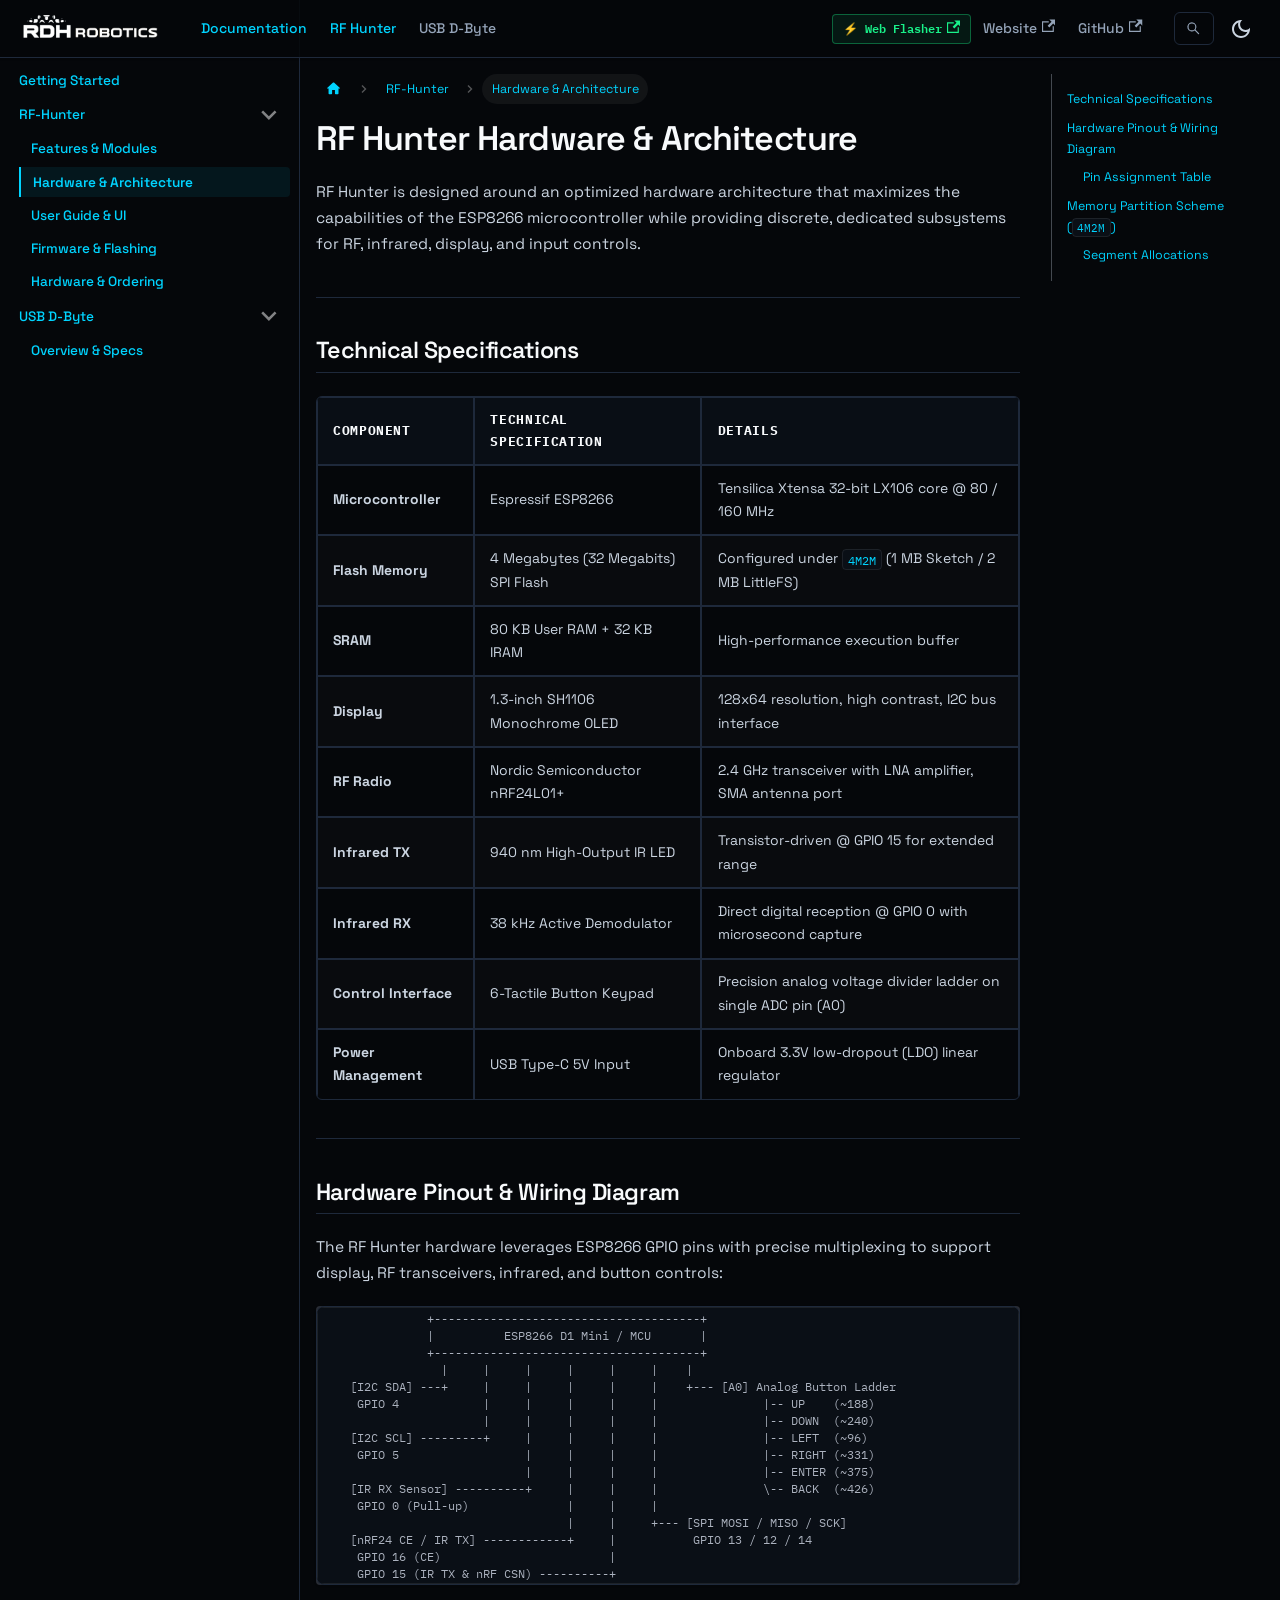
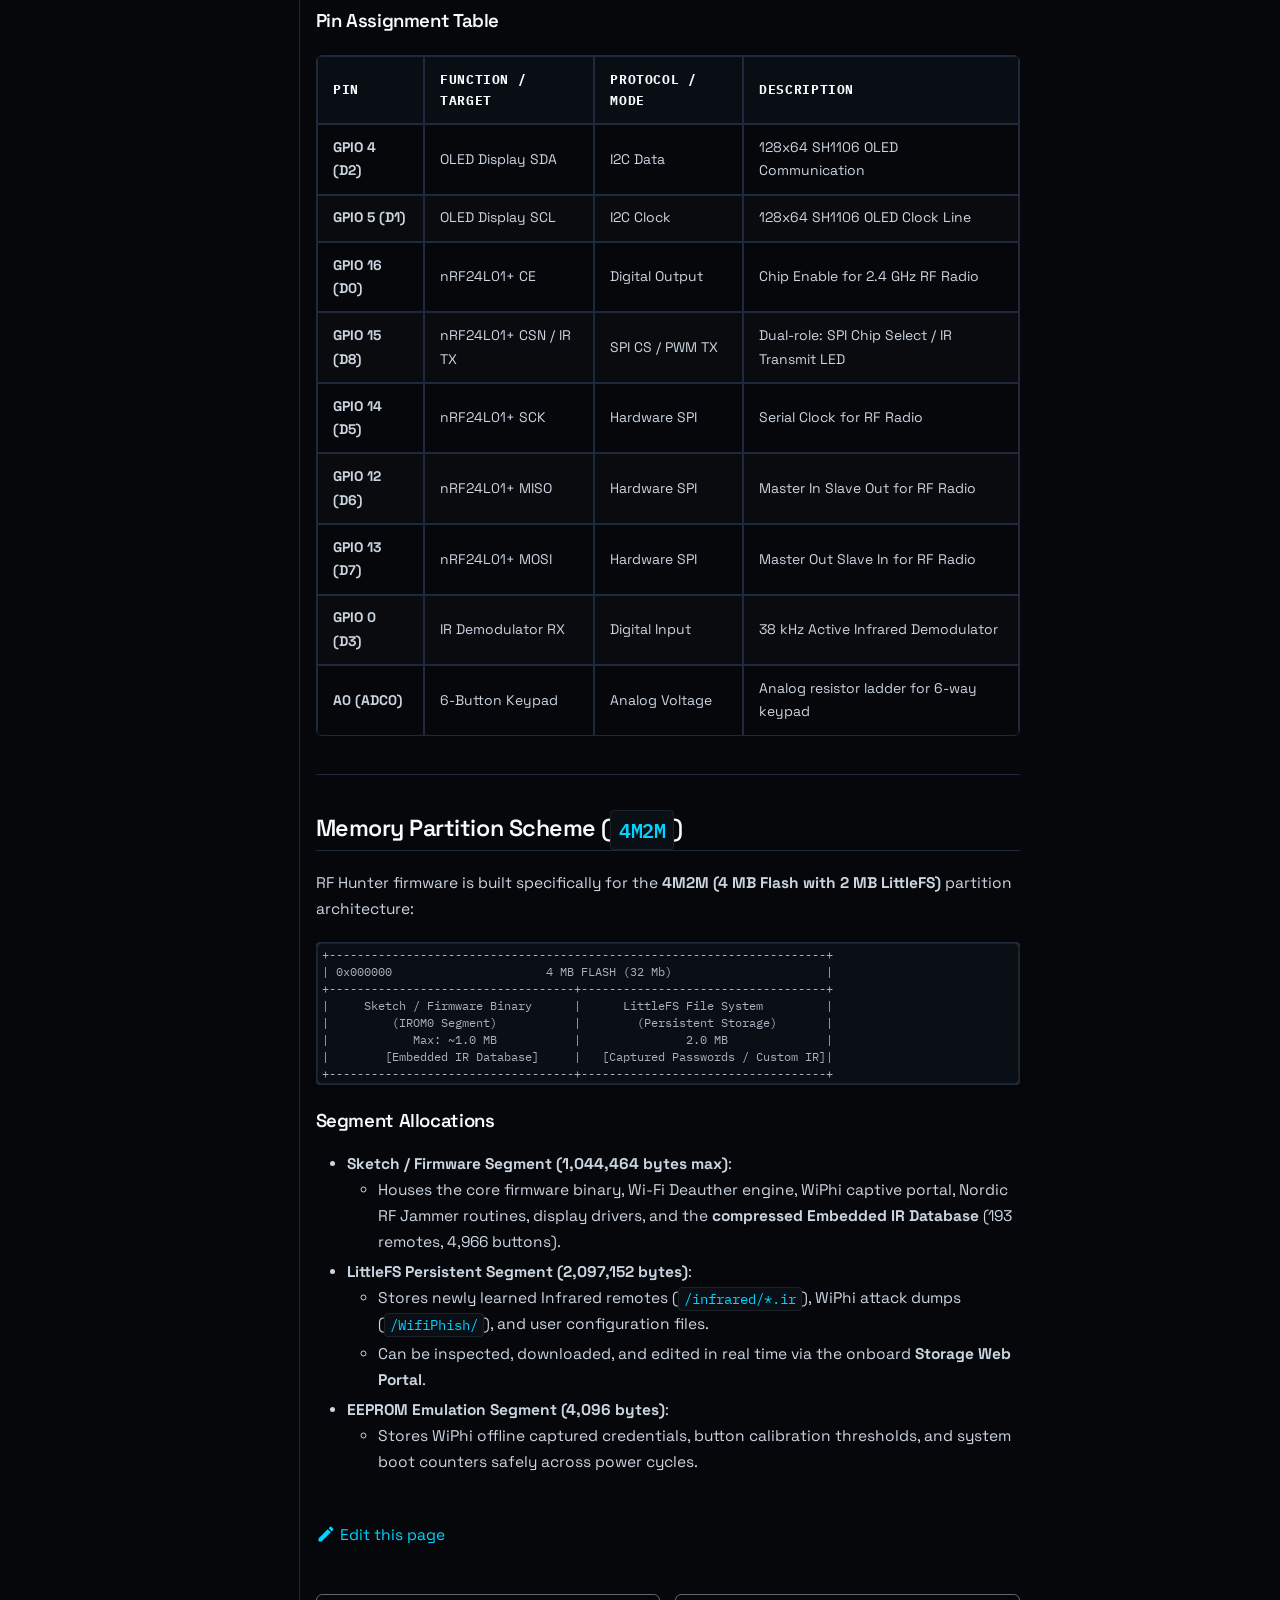
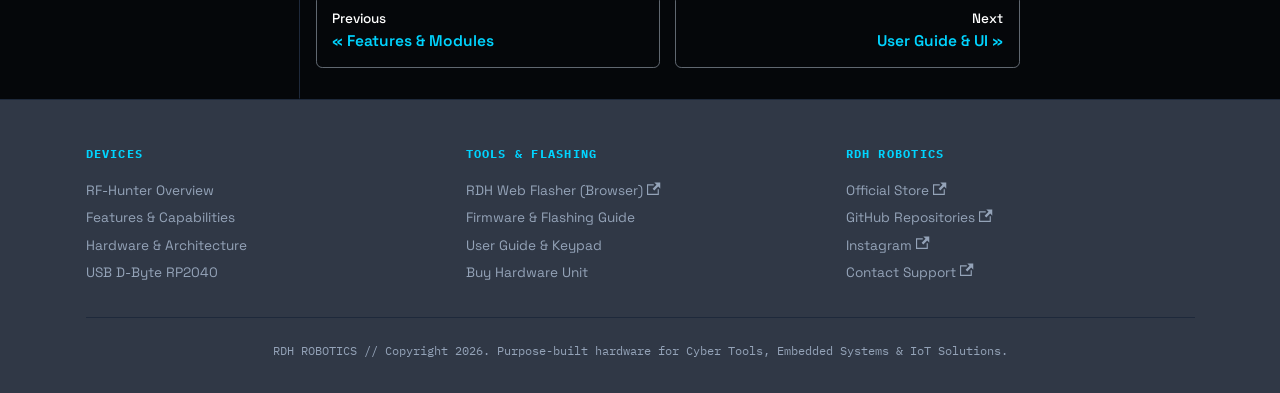
<file: docs/RF-Hunter/specs/index.html>
<!doctype html><html lang=en dir=ltr class="docs-wrapper plugin-docs plugin-id-default docs-version-current docs-doc-page docs-doc-id-RF-Hunter/specs" data-has-hydrated=false><head><meta charset=UTF-8><meta name=generator content="Docusaurus v3.10.1"><title data-rh=true>Hardware & Architecture | RDH Robotics Docs</title><meta data-rh=true name=viewport content="width=device-width, initial-scale=1.0"/><meta data-rh=true name=twitter:card content=summary_large_image /><meta data-rh=true property=og:image content=https://docs.rdhrobotics.in/img/RF-Hunter.png /><meta data-rh=true name=twitter:image content=https://docs.rdhrobotics.in/img/RF-Hunter.png /><meta data-rh=true property=og:url content=https://docs.rdhrobotics.in/docs/RF-Hunter/specs /><meta data-rh=true property=og:locale content=en /><meta data-rh=true name=docusaurus_locale content=en /><meta data-rh=true name=docsearch:language content=en /><meta data-rh=true name=keywords content="Cyber Tools, Embedded Systems, IoT Solutions, RF Hunter, USB D-Byte, RP2040, ESP8266, Hardware Pentesting, RDH Robotics"/><meta data-rh=true name=theme-color content=#05070A /><meta data-rh=true name=docusaurus_version content=current /><meta data-rh=true name=docusaurus_tag content=docs-default-current /><meta data-rh=true name=docsearch:version content=current /><meta data-rh=true name=docsearch:docusaurus_tag content=docs-default-current /><meta data-rh=true property=og:title content="Hardware & Architecture | RDH Robotics Docs"/><meta data-rh=true name=description content="Hardware specifications, pinout mapping, and memory partition architecture of RF Hunter by RDH Robotics"/><meta data-rh=true property=og:description content="Hardware specifications, pinout mapping, and memory partition architecture of RF Hunter by RDH Robotics"/><link data-rh=true rel=icon href=/img/favicon.svg /><link data-rh=true rel=canonical href=https://docs.rdhrobotics.in/docs/RF-Hunter/specs /><link data-rh=true rel=alternate href=https://docs.rdhrobotics.in/docs/RF-Hunter/specs hreflang=en /><link data-rh=true rel=alternate href=https://docs.rdhrobotics.in/docs/RF-Hunter/specs hreflang=x-default /><script data-rh=true type=application/ld+json>{"@context":"https://schema.org","@type":"BreadcrumbList","itemListElement":[{"@type":"ListItem","item":"https://docs.rdhrobotics.in/docs/RF-Hunter/","name":"RF-Hunter","position":1},{"@type":"ListItem","item":"https://docs.rdhrobotics.in/docs/RF-Hunter/specs","name":"Hardware & Architecture","position":2}]}</script><link rel=preconnect href=https://fonts.googleapis.com><link rel=preconnect href=https://fonts.gstatic.com crossorigin=anonymous><link rel=stylesheet href="https://fonts.googleapis.com/css2?family=IBM+Plex+Mono:ital,wght@0,400;0,500;0,600;0,700;1,400&family=Space+Grotesk:wght@400;500;600;700&display=swap"><link rel=stylesheet href=/assets/css/styles.5d76ce7a.css /><script src=/assets/js/runtime~main.bdf27f00.js defer></script><script src=/assets/js/main.3d0b415b.js defer></script></head><body><svg style="display: none;"><defs>
<symbol id=theme-svg-external-link viewBox="0 0 24 24"><path fill=currentColor d="M21 13v10h-21v-19h12v2h-10v15h17v-8h2zm3-12h-10.988l4.035 4-6.977 7.07 2.828 2.828 6.977-7.07 4.125 4.172v-11z"/></symbol>
</defs></svg>
<script>!function(){var t=function(){try{return new URLSearchParams(window.location.search).get("docusaurus-theme")}catch(t){}}()||function(){try{return window.localStorage.getItem("theme-b29")}catch(t){}}();document.documentElement.setAttribute("data-theme",t||"dark"),document.documentElement.setAttribute("data-theme-choice",t||"dark")}(),function(){try{for(var[t,e]of new URLSearchParams(window.location.search).entries())if(t.startsWith("docusaurus-data-")){var a=t.replace("docusaurus-data-","data-");document.documentElement.setAttribute(a,e)}}catch(t){}}()</script><div id=__docusaurus><link rel=preload as=image href=/img/logo_title_white.svg /><div role=region aria-label="Skip to main content"><a class=skipToContent_fXgn href=#__docusaurus_skipToContent_fallback>Skip to main content</a></div><nav aria-label=Main class="theme-layout-navbar navbar navbar--fixed-top"><div class=navbar__inner><div class="theme-layout-navbar-left navbar__items"><button aria-label="Toggle navigation bar" aria-expanded=false class="navbar__toggle clean-btn" type=button><svg width=30 height=30 viewBox="0 0 30 30" aria-hidden=true><path stroke=currentColor stroke-linecap=round stroke-miterlimit=10 stroke-width=2 d="M4 7h22M4 15h22M4 23h22"/></svg></button><a class=navbar__brand href=/><div class=navbar__logo><img src=/img/logo_title_white.svg alt="RDH Robotics" class="themedComponent_mlkZ themedComponent--light_NVdE" height=28 /><img src=/img/logo_title_white.svg alt="RDH Robotics" class="themedComponent_mlkZ themedComponent--dark_xIcU" height=28 /></div><b class="navbar__title text--truncate"></b></a><a aria-current=page class="navbar__item navbar__link navbar__link--active" href=/docs/intro>Documentation</a><a aria-current=page class="navbar__item navbar__link navbar__link--active" href=/docs/RF-Hunter>RF Hunter</a><a class="navbar__item navbar__link" href=/docs/USB-D-Byte>USB D-Byte</a></div><div class="theme-layout-navbar-right navbar__items navbar__items--right"><a href=https://flasher.rdhrobotics.in target=_blank rel="noopener noreferrer" class="navbar__item navbar__link navbar-flasher-link">⚡ Web Flasher<svg width=13.5 height=13.5 aria-label="(opens in new tab)" class=iconExternalLink_nPIU><use href=#theme-svg-external-link /></svg></a><a href=https://rdhrobotics.in target=_blank rel="noopener noreferrer" class="navbar__item navbar__link">Website<svg width=13.5 height=13.5 aria-label="(opens in new tab)" class=iconExternalLink_nPIU><use href=#theme-svg-external-link /></svg></a><a href=https://github.com/rdhrobotics target=_blank rel="noopener noreferrer" class="navbar__item navbar__link">GitHub<svg width=13.5 height=13.5 aria-label="(opens in new tab)" class=iconExternalLink_nPIU><use href=#theme-svg-external-link /></svg></a><div class=navbarSearchContainer_Bca1><form class=navbar-search role=search><button class=navbar-search__toggle type=button aria-label="Open search"><svg aria-hidden=true viewBox="0 0 24 24" width=20 height=20><path fill=currentColor d="M9.5 4a5.5 5.5 0 0 1 4.38 8.83l4.15 4.14a.75.75 0 0 1-1.06 1.06l-4.14-4.15A5.5 5.5 0 1 1 9.5 4Zm0 1.5a4 4 0 1 0 0 8 4 4 0 0 0 0-8Z"/></svg></button><input class=navbar-search__input type=search placeholder="Search docs" aria-label="Search documentation" value="" /></form></div><div class="toggle_vylO colorModeToggle_DEke"><button class="clean-btn toggleButton_gllP toggleButtonDisabled_aARS" type=button disabled title="system mode" aria-label="Switch between dark and light mode (currently system mode)"><svg viewBox="0 0 24 24" width=24 height=24 aria-hidden=true class="toggleIcon_g3eP lightToggleIcon_pyhR"><path fill=currentColor d="M12,9c1.65,0,3,1.35,3,3s-1.35,3-3,3s-3-1.35-3-3S10.35,9,12,9 M12,7c-2.76,0-5,2.24-5,5s2.24,5,5,5s5-2.24,5-5 S14.76,7,12,7L12,7z M2,13l2,0c0.55,0,1-0.45,1-1s-0.45-1-1-1l-2,0c-0.55,0-1,0.45-1,1S1.45,13,2,13z M20,13l2,0c0.55,0,1-0.45,1-1 s-0.45-1-1-1l-2,0c-0.55,0-1,0.45-1,1S19.45,13,20,13z M11,2v2c0,0.55,0.45,1,1,1s1-0.45,1-1V2c0-0.55-0.45-1-1-1S11,1.45,11,2z M11,20v2c0,0.55,0.45,1,1,1s1-0.45,1-1v-2c0-0.55-0.45-1-1-1C11.45,19,11,19.45,11,20z M5.99,4.58c-0.39-0.39-1.03-0.39-1.41,0 c-0.39,0.39-0.39,1.03,0,1.41l1.06,1.06c0.39,0.39,1.03,0.39,1.41,0s0.39-1.03,0-1.41L5.99,4.58z M18.36,16.95 c-0.39-0.39-1.03-0.39-1.41,0c-0.39,0.39-0.39,1.03,0,1.41l1.06,1.06c0.39,0.39,1.03,0.39,1.41,0c0.39-0.39,0.39-1.03,0-1.41 L18.36,16.95z M19.42,5.99c0.39-0.39,0.39-1.03,0-1.41c-0.39-0.39-1.03-0.39-1.41,0l-1.06,1.06c-0.39,0.39-0.39,1.03,0,1.41 s1.03,0.39,1.41,0L19.42,5.99z M7.05,18.36c0.39-0.39,0.39-1.03,0-1.41c-0.39-0.39-1.03-0.39-1.41,0l-1.06,1.06 c-0.39,0.39-0.39,1.03,0,1.41s1.03,0.39,1.41,0L7.05,18.36z"/></svg><svg viewBox="0 0 24 24" width=24 height=24 aria-hidden=true class="toggleIcon_g3eP darkToggleIcon_wfgR"><path fill=currentColor d="M9.37,5.51C9.19,6.15,9.1,6.82,9.1,7.5c0,4.08,3.32,7.4,7.4,7.4c0.68,0,1.35-0.09,1.99-0.27C17.45,17.19,14.93,19,12,19 c-3.86,0-7-3.14-7-7C5,9.07,6.81,6.55,9.37,5.51z M12,3c-4.97,0-9,4.03-9,9s4.03,9,9,9s9-4.03,9-9c0-0.46-0.04-0.92-0.1-1.36 c-0.98,1.37-2.58,2.26-4.4,2.26c-2.98,0-5.4-2.42-5.4-5.4c0-1.81,0.89-3.42,2.26-4.4C12.92,3.04,12.46,3,12,3L12,3z"/></svg><svg viewBox="0 0 24 24" width=24 height=24 aria-hidden=true class="toggleIcon_g3eP systemToggleIcon_QzmC"><path fill=currentColor d="m12 21c4.971 0 9-4.029 9-9s-4.029-9-9-9-9 4.029-9 9 4.029 9 9 9zm4.95-13.95c1.313 1.313 2.05 3.093 2.05 4.95s-0.738 3.637-2.05 4.95c-1.313 1.313-3.093 2.05-4.95 2.05v-14c1.857 0 3.637 0.737 4.95 2.05z"/></svg></button></div></div></div><div role=presentation class=navbar-sidebar__backdrop></div></nav><div id=__docusaurus_skipToContent_fallback class="theme-layout-main main-wrapper mainWrapper_z2l0"><div class=docsWrapper_hBAB><button aria-label="Scroll back to top" class="clean-btn theme-back-to-top-button backToTopButton_sjWU" type=button></button><div class=docRoot_UBD9><aside class="theme-doc-sidebar-container docSidebarContainer_YfHR"><div class=sidebarViewport_aRkj><div class=sidebar_njMd><nav aria-label="Docs sidebar" class="menu thin-scrollbar menu_SIkG"><ul class="theme-doc-sidebar-menu menu__list"><li class="theme-doc-sidebar-item-link theme-doc-sidebar-item-link-level-1 menu__list-item"><a class=menu__link href=/docs/intro><span title="Getting Started" class=linkLabel_WmDU>Getting Started</span></a><li class="theme-doc-sidebar-item-category theme-doc-sidebar-item-category-level-1 menu__list-item"><div class=menu__list-item-collapsible><a class="categoryLink_byQd menu__link menu__link--sublist menu__link--active" href=/docs/RF-Hunter/><span title=RF-Hunter class=categoryLinkLabel_W154>RF-Hunter</span></a><button aria-label="Collapse sidebar category 'RF-Hunter'" aria-expanded=true type=button class="clean-btn menu__caret"></button></div><ul class=menu__list><li class="theme-doc-sidebar-item-link theme-doc-sidebar-item-link-level-2 menu__list-item"><a class=menu__link tabindex=0 href=/docs/RF-Hunter/features><span title="Features & Modules" class=linkLabel_WmDU>Features & Modules</span></a><li class="theme-doc-sidebar-item-link theme-doc-sidebar-item-link-level-2 menu__list-item"><a class="menu__link menu__link--active" aria-current=page tabindex=0 href=/docs/RF-Hunter/specs><span title="Hardware & Architecture" class=linkLabel_WmDU>Hardware & Architecture</span></a><li class="theme-doc-sidebar-item-link theme-doc-sidebar-item-link-level-2 menu__list-item"><a class=menu__link tabindex=0 href=/docs/RF-Hunter/usage><span title="User Guide & UI" class=linkLabel_WmDU>User Guide & UI</span></a><li class="theme-doc-sidebar-item-link theme-doc-sidebar-item-link-level-2 menu__list-item"><a class=menu__link tabindex=0 href=/docs/RF-Hunter/firmware><span title="Firmware & Flashing" class=linkLabel_WmDU>Firmware & Flashing</span></a><li class="theme-doc-sidebar-item-link theme-doc-sidebar-item-link-level-2 menu__list-item"><a class=menu__link tabindex=0 href=/docs/RF-Hunter/buy><span title="Hardware & Ordering" class=linkLabel_WmDU>Hardware & Ordering</span></a></ul><li class="theme-doc-sidebar-item-category theme-doc-sidebar-item-category-level-1 menu__list-item"><div class=menu__list-item-collapsible><a class="categoryLink_byQd menu__link menu__link--sublist" href=/docs/USB-D-Byte/><span title="USB D-Byte" class=categoryLinkLabel_W154>USB D-Byte</span></a><button aria-label="Collapse sidebar category 'USB D-Byte'" aria-expanded=true type=button class="clean-btn menu__caret"></button></div><ul class=menu__list><li class="theme-doc-sidebar-item-link theme-doc-sidebar-item-link-level-2 menu__list-item"><a class=menu__link tabindex=0 href=/docs/USB-D-Byte/><span title="Overview & Specs" class=linkLabel_WmDU>Overview & Specs</span></a></ul></ul></nav></div></div></aside><main class=docMainContainer_TBSr><div class="container padding-top--md padding-bottom--lg"><div class=row><div class="col docItemCol_VOVn"><div class=docItemContainer_Djhp><article><nav class="theme-doc-breadcrumbs breadcrumbsContainer_Z_bl" aria-label=Breadcrumbs><ul class=breadcrumbs><li class=breadcrumbs__item><a aria-label="Home page" class=breadcrumbs__link href=/><svg viewBox="0 0 24 24" class=breadcrumbHomeIcon_YNFT><path d="M10 19v-5h4v5c0 .55.45 1 1 1h3c.55 0 1-.45 1-1v-7h1.7c.46 0 .68-.57.33-.87L12.67 3.6c-.38-.34-.96-.34-1.34 0l-8.36 7.53c-.34.3-.13.87.33.87H5v7c0 .55.45 1 1 1h3c.55 0 1-.45 1-1z" fill=currentColor /></svg></a><li class=breadcrumbs__item><a class=breadcrumbs__link href=/docs/RF-Hunter/><span>RF-Hunter</span></a><li class="breadcrumbs__item breadcrumbs__item--active"><span class=breadcrumbs__link>Hardware & Architecture</span></ul></nav><div class="tocCollapsible_ETCw theme-doc-toc-mobile tocMobile_ITEo"><button type=button class="clean-btn tocCollapsibleButton_TO0P">On this page</button></div><div class="theme-doc-markdown markdown"><header><h1>RF Hunter Hardware & Architecture</h1></header>
<p>RF Hunter is designed around an optimized hardware architecture that maximizes the capabilities of the ESP8266 microcontroller while providing discrete, dedicated subsystems for RF, infrared, display, and input controls.</p>
<hr/>
<h2 class="anchor anchorTargetStickyNavbar_Vzrq" id=technical-specifications>Technical Specifications<a href=#technical-specifications class=hash-link aria-label="Direct link to Technical Specifications" title="Direct link to Technical Specifications" translate=no>​</a></h2>
<table><thead><tr><th style=text-align:left>Component<th style=text-align:left>Technical Specification<th style=text-align:left>Details<tbody><tr><td style=text-align:left><strong>Microcontroller</strong><td style=text-align:left>Espressif ESP8266<td style=text-align:left>Tensilica Xtensa 32-bit LX106 core @ 80 / 160 MHz<tr><td style=text-align:left><strong>Flash Memory</strong><td style=text-align:left>4 Megabytes (32 Megabits) SPI Flash<td style=text-align:left>Configured under <code>4M2M</code> (1 MB Sketch / 2 MB LittleFS)<tr><td style=text-align:left><strong>SRAM</strong><td style=text-align:left>80 KB User RAM + 32 KB IRAM<td style=text-align:left>High-performance execution buffer<tr><td style=text-align:left><strong>Display</strong><td style=text-align:left>1.3-inch SH1106 Monochrome OLED<td style=text-align:left>128x64 resolution, high contrast, I2C bus interface<tr><td style=text-align:left><strong>RF Radio</strong><td style=text-align:left>Nordic Semiconductor nRF24L01+<td style=text-align:left>2.4 GHz transceiver with LNA amplifier, SMA antenna port<tr><td style=text-align:left><strong>Infrared TX</strong><td style=text-align:left>940 nm High-Output IR LED<td style=text-align:left>Transistor-driven @ GPIO 15 for extended range<tr><td style=text-align:left><strong>Infrared RX</strong><td style=text-align:left>38 kHz Active Demodulator<td style=text-align:left>Direct digital reception @ GPIO 0 with microsecond capture<tr><td style=text-align:left><strong>Control Interface</strong><td style=text-align:left>6-Tactile Button Keypad<td style=text-align:left>Precision analog voltage divider ladder on single ADC pin (A0)<tr><td style=text-align:left><strong>Power Management</strong><td style=text-align:left>USB Type-C 5V Input<td style=text-align:left>Onboard 3.3V low-dropout (LDO) linear regulator</table>
<hr/>
<h2 class="anchor anchorTargetStickyNavbar_Vzrq" id=hardware-pinout--wiring-diagram>Hardware Pinout & Wiring Diagram<a href=#hardware-pinout--wiring-diagram class=hash-link aria-label="Direct link to Hardware Pinout & Wiring Diagram" title="Direct link to Hardware Pinout & Wiring Diagram" translate=no>​</a></h2>
<p>The RF Hunter hardware leverages ESP8266 GPIO pins with precise multiplexing to support display, RF transceivers, infrared, and button controls:</p>
<div class="language-text codeBlockContainer_Ckt0 theme-code-block" style="--prism-background-color:hsl(220, 13%, 18%);--prism-color:hsl(220, 14%, 71%)"><div class=codeBlockContent_QJqH><pre tabindex=0 class="prism-code language-text codeBlock_bY9V thin-scrollbar" style="background-color:hsl(220, 13%, 18%);color:hsl(220, 14%, 71%);text-shadow:0 1px rgba(0, 0, 0, 0.3)"><code class=codeBlockLines_e6Vv><div class=token-line style="color:hsl(220, 14%, 71%);text-shadow:0 1px rgba(0, 0, 0, 0.3)"><span class="token plain">               +--------------------------------------+</span><br/></div><div class=token-line style="color:hsl(220, 14%, 71%);text-shadow:0 1px rgba(0, 0, 0, 0.3)"><span class="token plain">               |          ESP8266 D1 Mini / MCU       |</span><br/></div><div class=token-line style="color:hsl(220, 14%, 71%);text-shadow:0 1px rgba(0, 0, 0, 0.3)"><span class="token plain">               +--------------------------------------+</span><br/></div><div class=token-line style="color:hsl(220, 14%, 71%);text-shadow:0 1px rgba(0, 0, 0, 0.3)"><span class="token plain">                 |     |     |     |     |     |    |</span><br/></div><div class=token-line style="color:hsl(220, 14%, 71%);text-shadow:0 1px rgba(0, 0, 0, 0.3)"><span class="token plain">    [I2C SDA] ---+     |     |     |     |     |    +--- [A0] Analog Button Ladder</span><br/></div><div class=token-line style="color:hsl(220, 14%, 71%);text-shadow:0 1px rgba(0, 0, 0, 0.3)"><span class="token plain">     GPIO 4            |     |     |     |     |               |-- UP    (~188)</span><br/></div><div class=token-line style="color:hsl(220, 14%, 71%);text-shadow:0 1px rgba(0, 0, 0, 0.3)"><span class="token plain">                       |     |     |     |     |               |-- DOWN  (~240)</span><br/></div><div class=token-line style="color:hsl(220, 14%, 71%);text-shadow:0 1px rgba(0, 0, 0, 0.3)"><span class="token plain">    [I2C SCL] ---------+     |     |     |     |               |-- LEFT  (~96)</span><br/></div><div class=token-line style="color:hsl(220, 14%, 71%);text-shadow:0 1px rgba(0, 0, 0, 0.3)"><span class="token plain">     GPIO 5                  |     |     |     |               |-- RIGHT (~331)</span><br/></div><div class=token-line style="color:hsl(220, 14%, 71%);text-shadow:0 1px rgba(0, 0, 0, 0.3)"><span class="token plain">                             |     |     |     |               |-- ENTER (~375)</span><br/></div><div class=token-line style="color:hsl(220, 14%, 71%);text-shadow:0 1px rgba(0, 0, 0, 0.3)"><span class="token plain">    [IR RX Sensor] ----------+     |     |     |               \-- BACK  (~426)</span><br/></div><div class=token-line style="color:hsl(220, 14%, 71%);text-shadow:0 1px rgba(0, 0, 0, 0.3)"><span class="token plain">     GPIO 0 (Pull-up)              |     |     |</span><br/></div><div class=token-line style="color:hsl(220, 14%, 71%);text-shadow:0 1px rgba(0, 0, 0, 0.3)"><span class="token plain">                                   |     |     +--- [SPI MOSI / MISO / SCK]</span><br/></div><div class=token-line style="color:hsl(220, 14%, 71%);text-shadow:0 1px rgba(0, 0, 0, 0.3)"><span class="token plain">    [nRF24 CE / IR TX] ------------+     |           GPIO 13 / 12 / 14</span><br/></div><div class=token-line style="color:hsl(220, 14%, 71%);text-shadow:0 1px rgba(0, 0, 0, 0.3)"><span class="token plain">     GPIO 16 (CE)                        |</span><br/></div><div class=token-line style="color:hsl(220, 14%, 71%);text-shadow:0 1px rgba(0, 0, 0, 0.3)"><span class="token plain">     GPIO 15 (IR TX & nRF CSN) ----------+</span><br/></div></code></pre></div></div>
<h3 class="anchor anchorTargetStickyNavbar_Vzrq" id=pin-assignment-table>Pin Assignment Table<a href=#pin-assignment-table class=hash-link aria-label="Direct link to Pin Assignment Table" title="Direct link to Pin Assignment Table" translate=no>​</a></h3>
<table><thead><tr><th style=text-align:left>Pin<th style=text-align:left>Function / Target<th style=text-align:left>Protocol / Mode<th style=text-align:left>Description<tbody><tr><td style=text-align:left><strong>GPIO 4 (D2)</strong><td style=text-align:left>OLED Display SDA<td style=text-align:left>I2C Data<td style=text-align:left>128x64 SH1106 OLED Communication<tr><td style=text-align:left><strong>GPIO 5 (D1)</strong><td style=text-align:left>OLED Display SCL<td style=text-align:left>I2C Clock<td style=text-align:left>128x64 SH1106 OLED Clock Line<tr><td style=text-align:left><strong>GPIO 16 (D0)</strong><td style=text-align:left>nRF24L01+ CE<td style=text-align:left>Digital Output<td style=text-align:left>Chip Enable for 2.4 GHz RF Radio<tr><td style=text-align:left><strong>GPIO 15 (D8)</strong><td style=text-align:left>nRF24L01+ CSN / IR TX<td style=text-align:left>SPI CS / PWM TX<td style=text-align:left>Dual-role: SPI Chip Select / IR Transmit LED<tr><td style=text-align:left><strong>GPIO 14 (D5)</strong><td style=text-align:left>nRF24L01+ SCK<td style=text-align:left>Hardware SPI<td style=text-align:left>Serial Clock for RF Radio<tr><td style=text-align:left><strong>GPIO 12 (D6)</strong><td style=text-align:left>nRF24L01+ MISO<td style=text-align:left>Hardware SPI<td style=text-align:left>Master In Slave Out for RF Radio<tr><td style=text-align:left><strong>GPIO 13 (D7)</strong><td style=text-align:left>nRF24L01+ MOSI<td style=text-align:left>Hardware SPI<td style=text-align:left>Master Out Slave In for RF Radio<tr><td style=text-align:left><strong>GPIO 0 (D3)</strong><td style=text-align:left>IR Demodulator RX<td style=text-align:left>Digital Input<td style=text-align:left>38 kHz Active Infrared Demodulator<tr><td style=text-align:left><strong>A0 (ADC0)</strong><td style=text-align:left>6-Button Keypad<td style=text-align:left>Analog Voltage<td style=text-align:left>Analog resistor ladder for 6-way keypad</table>
<hr/>
<h2 class="anchor anchorTargetStickyNavbar_Vzrq" id=memory-partition-scheme-4m2m>Memory Partition Scheme (<code>4M2M</code>)<a href=#memory-partition-scheme-4m2m class=hash-link aria-label="Direct link to memory-partition-scheme-4m2m" title="Direct link to memory-partition-scheme-4m2m" translate=no>​</a></h2>
<p>RF Hunter firmware is built specifically for the <strong>4M2M (4 MB Flash with 2 MB LittleFS)</strong> partition architecture:</p>
<div class="language-text codeBlockContainer_Ckt0 theme-code-block" style="--prism-background-color:hsl(220, 13%, 18%);--prism-color:hsl(220, 14%, 71%)"><div class=codeBlockContent_QJqH><pre tabindex=0 class="prism-code language-text codeBlock_bY9V thin-scrollbar" style="background-color:hsl(220, 13%, 18%);color:hsl(220, 14%, 71%);text-shadow:0 1px rgba(0, 0, 0, 0.3)"><code class=codeBlockLines_e6Vv><div class=token-line style="color:hsl(220, 14%, 71%);text-shadow:0 1px rgba(0, 0, 0, 0.3)"><span class="token plain">+-----------------------------------------------------------------------+</span><br/></div><div class=token-line style="color:hsl(220, 14%, 71%);text-shadow:0 1px rgba(0, 0, 0, 0.3)"><span class="token plain">| 0x000000                      4 MB FLASH (32 Mb)                      |</span><br/></div><div class=token-line style="color:hsl(220, 14%, 71%);text-shadow:0 1px rgba(0, 0, 0, 0.3)"><span class="token plain">+-----------------------------------+-----------------------------------+</span><br/></div><div class=token-line style="color:hsl(220, 14%, 71%);text-shadow:0 1px rgba(0, 0, 0, 0.3)"><span class="token plain">|     Sketch / Firmware Binary      |      LittleFS File System         |</span><br/></div><div class=token-line style="color:hsl(220, 14%, 71%);text-shadow:0 1px rgba(0, 0, 0, 0.3)"><span class="token plain">|         (IROM0 Segment)           |        (Persistent Storage)       |</span><br/></div><div class=token-line style="color:hsl(220, 14%, 71%);text-shadow:0 1px rgba(0, 0, 0, 0.3)"><span class="token plain">|            Max: ~1.0 MB           |               2.0 MB              |</span><br/></div><div class=token-line style="color:hsl(220, 14%, 71%);text-shadow:0 1px rgba(0, 0, 0, 0.3)"><span class="token plain">|        [Embedded IR Database]     |   [Captured Passwords / Custom IR]|</span><br/></div><div class=token-line style="color:hsl(220, 14%, 71%);text-shadow:0 1px rgba(0, 0, 0, 0.3)"><span class="token plain">+-----------------------------------+-----------------------------------+</span><br/></div></code></pre></div></div>
<h3 class="anchor anchorTargetStickyNavbar_Vzrq" id=segment-allocations>Segment Allocations<a href=#segment-allocations class=hash-link aria-label="Direct link to Segment Allocations" title="Direct link to Segment Allocations" translate=no>​</a></h3>
<ul>
<li class=""><strong>Sketch / Firmware Segment (1,044,464 bytes max)</strong>:<!-- -->
<ul>
<li class="">Houses the core firmware binary, Wi-Fi Deauther engine, WiPhi captive portal, Nordic RF Jammer routines, display drivers, and the <strong>compressed Embedded IR Database</strong> (193 remotes, 4,966 buttons).</li>
</ul>
</li>
<li class=""><strong>LittleFS Persistent Segment (2,097,152 bytes)</strong>:<!-- -->
<ul>
<li class="">Stores newly learned Infrared remotes (<code>/infrared/*.ir</code>), WiPhi attack dumps (<code>/WifiPhish/</code>), and user configuration files.</li>
<li class="">Can be inspected, downloaded, and edited in real time via the onboard <strong>Storage Web Portal</strong>.</li>
</ul>
</li>
<li class=""><strong>EEPROM Emulation Segment (4,096 bytes)</strong>:<!-- -->
<ul>
<li class="">Stores WiPhi offline captured credentials, button calibration thresholds, and system boot counters safely across power cycles.</li>
</ul>
</li>
</ul></div><footer class="theme-doc-footer docusaurus-mt-lg"><div class="row margin-top--sm theme-doc-footer-edit-meta-row"><div class="col noPrint_WFHX"><a href=https://github.com/rdhrobotics/Docs/tree/main/docs/RF-Hunter/specs.mdx target=_blank rel="noopener noreferrer" class=theme-edit-this-page><svg fill=currentColor height=20 width=20 viewBox="0 0 40 40" class=iconEdit_Z9Sw aria-hidden=true><g><path d="m34.5 11.7l-3 3.1-6.3-6.3 3.1-3q0.5-0.5 1.2-0.5t1.1 0.5l3.9 3.9q0.5 0.4 0.5 1.1t-0.5 1.2z m-29.5 17.1l18.4-18.5 6.3 6.3-18.4 18.4h-6.3v-6.2z"/></g></svg>Edit this page</a></div><div class="col lastUpdated_JAkA"></div></div></footer></article><nav class="docusaurus-mt-lg pagination-nav" aria-label="Docs pages"><a class="pagination-nav__link pagination-nav__link--prev" href=/docs/RF-Hunter/features><div class=pagination-nav__sublabel>Previous</div><div class=pagination-nav__label>Features & Modules</div></a><a class="pagination-nav__link pagination-nav__link--next" href=/docs/RF-Hunter/usage><div class=pagination-nav__sublabel>Next</div><div class=pagination-nav__label>User Guide & UI</div></a></nav></div></div><div class="col col--3"><div class="tableOfContents_bqdL thin-scrollbar theme-doc-toc-desktop"><ul class="table-of-contents table-of-contents__left-border"><li><a href=#technical-specifications class="table-of-contents__link toc-highlight">Technical Specifications</a><li><a href=#hardware-pinout--wiring-diagram class="table-of-contents__link toc-highlight">Hardware Pinout & Wiring Diagram</a><ul><li><a href=#pin-assignment-table class="table-of-contents__link toc-highlight">Pin Assignment Table</a></ul><li><a href=#memory-partition-scheme-4m2m class="table-of-contents__link toc-highlight">Memory Partition Scheme (<code>4M2M</code>)</a><ul><li><a href=#segment-allocations class="table-of-contents__link toc-highlight">Segment Allocations</a></ul></ul></div></div></div></div></main></div></div></div><footer class="theme-layout-footer footer footer--dark"><div class="container container-fluid"><div class="row footer__links"><div class="theme-layout-footer-column col footer__col"><div class=footer__title>Devices</div><ul class="footer__items clean-list"><li class=footer__item><a class=footer__link-item href=/docs/RF-Hunter>RF-Hunter Overview</a><li class=footer__item><a class=footer__link-item href=/docs/RF-Hunter/features>Features & Capabilities</a><li class=footer__item><a class=footer__link-item href=/docs/RF-Hunter/specs>Hardware & Architecture</a><li class=footer__item><a class=footer__link-item href=/docs/USB-D-Byte>USB D-Byte RP2040</a></ul></div><div class="theme-layout-footer-column col footer__col"><div class=footer__title>Tools & Flashing</div><ul class="footer__items clean-list"><li class=footer__item><a href=https://flasher.rdhrobotics.in target=_blank rel="noopener noreferrer" class=footer__link-item>RDH Web Flasher (Browser)<svg width=13.5 height=13.5 aria-label="(opens in new tab)" class=iconExternalLink_nPIU><use href=#theme-svg-external-link /></svg></a><li class=footer__item><a class=footer__link-item href=/docs/RF-Hunter/firmware>Firmware & Flashing Guide</a><li class=footer__item><a class=footer__link-item href=/docs/RF-Hunter/usage>User Guide & Keypad</a><li class=footer__item><a class=footer__link-item href=/docs/RF-Hunter/buy>Buy Hardware Unit</a></ul></div><div class="theme-layout-footer-column col footer__col"><div class=footer__title>RDH Robotics</div><ul class="footer__items clean-list"><li class=footer__item><a href=https://rdhrobotics.in target=_blank rel="noopener noreferrer" class=footer__link-item>Official Store<svg width=13.5 height=13.5 aria-label="(opens in new tab)" class=iconExternalLink_nPIU><use href=#theme-svg-external-link /></svg></a><li class=footer__item><a href=https://github.com/rdhrobotics target=_blank rel="noopener noreferrer" class=footer__link-item>GitHub Repositories<svg width=13.5 height=13.5 aria-label="(opens in new tab)" class=iconExternalLink_nPIU><use href=#theme-svg-external-link /></svg></a><li class=footer__item><a href=https://instagram.com/rdhrobotics target=_blank rel="noopener noreferrer" class=footer__link-item>Instagram<svg width=13.5 height=13.5 aria-label="(opens in new tab)" class=iconExternalLink_nPIU><use href=#theme-svg-external-link /></svg></a><li class=footer__item><a href=mailto:rdhrobotics@hotmail.com target=_blank rel="noopener noreferrer" class=footer__link-item>Contact Support<svg width=13.5 height=13.5 aria-label="(opens in new tab)" class=iconExternalLink_nPIU><use href=#theme-svg-external-link /></svg></a></ul></div></div><div class="footer__bottom text--center"><div class=footer__copyright>RDH ROBOTICS // Copyright 2026. Purpose-built hardware for Cyber Tools, Embedded Systems & IoT Solutions.</div></div></div></footer></div></body>
</file>
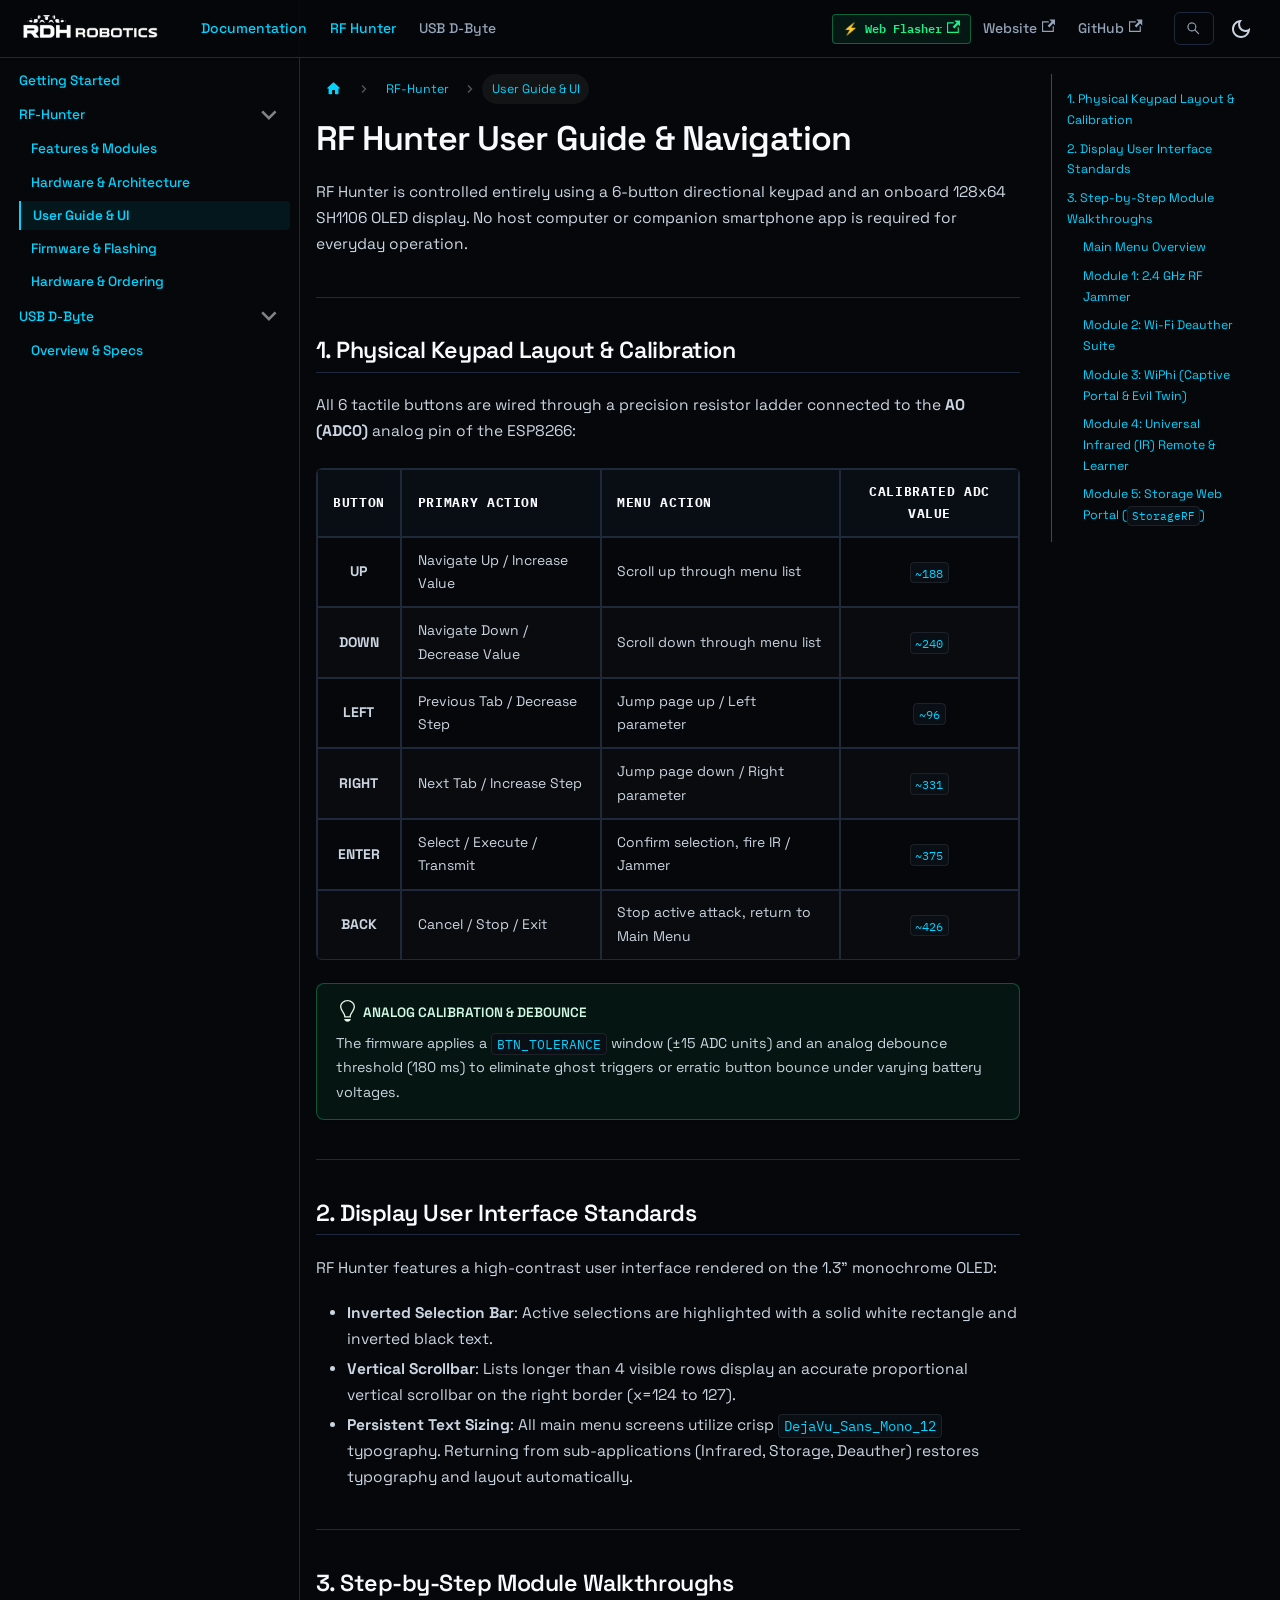
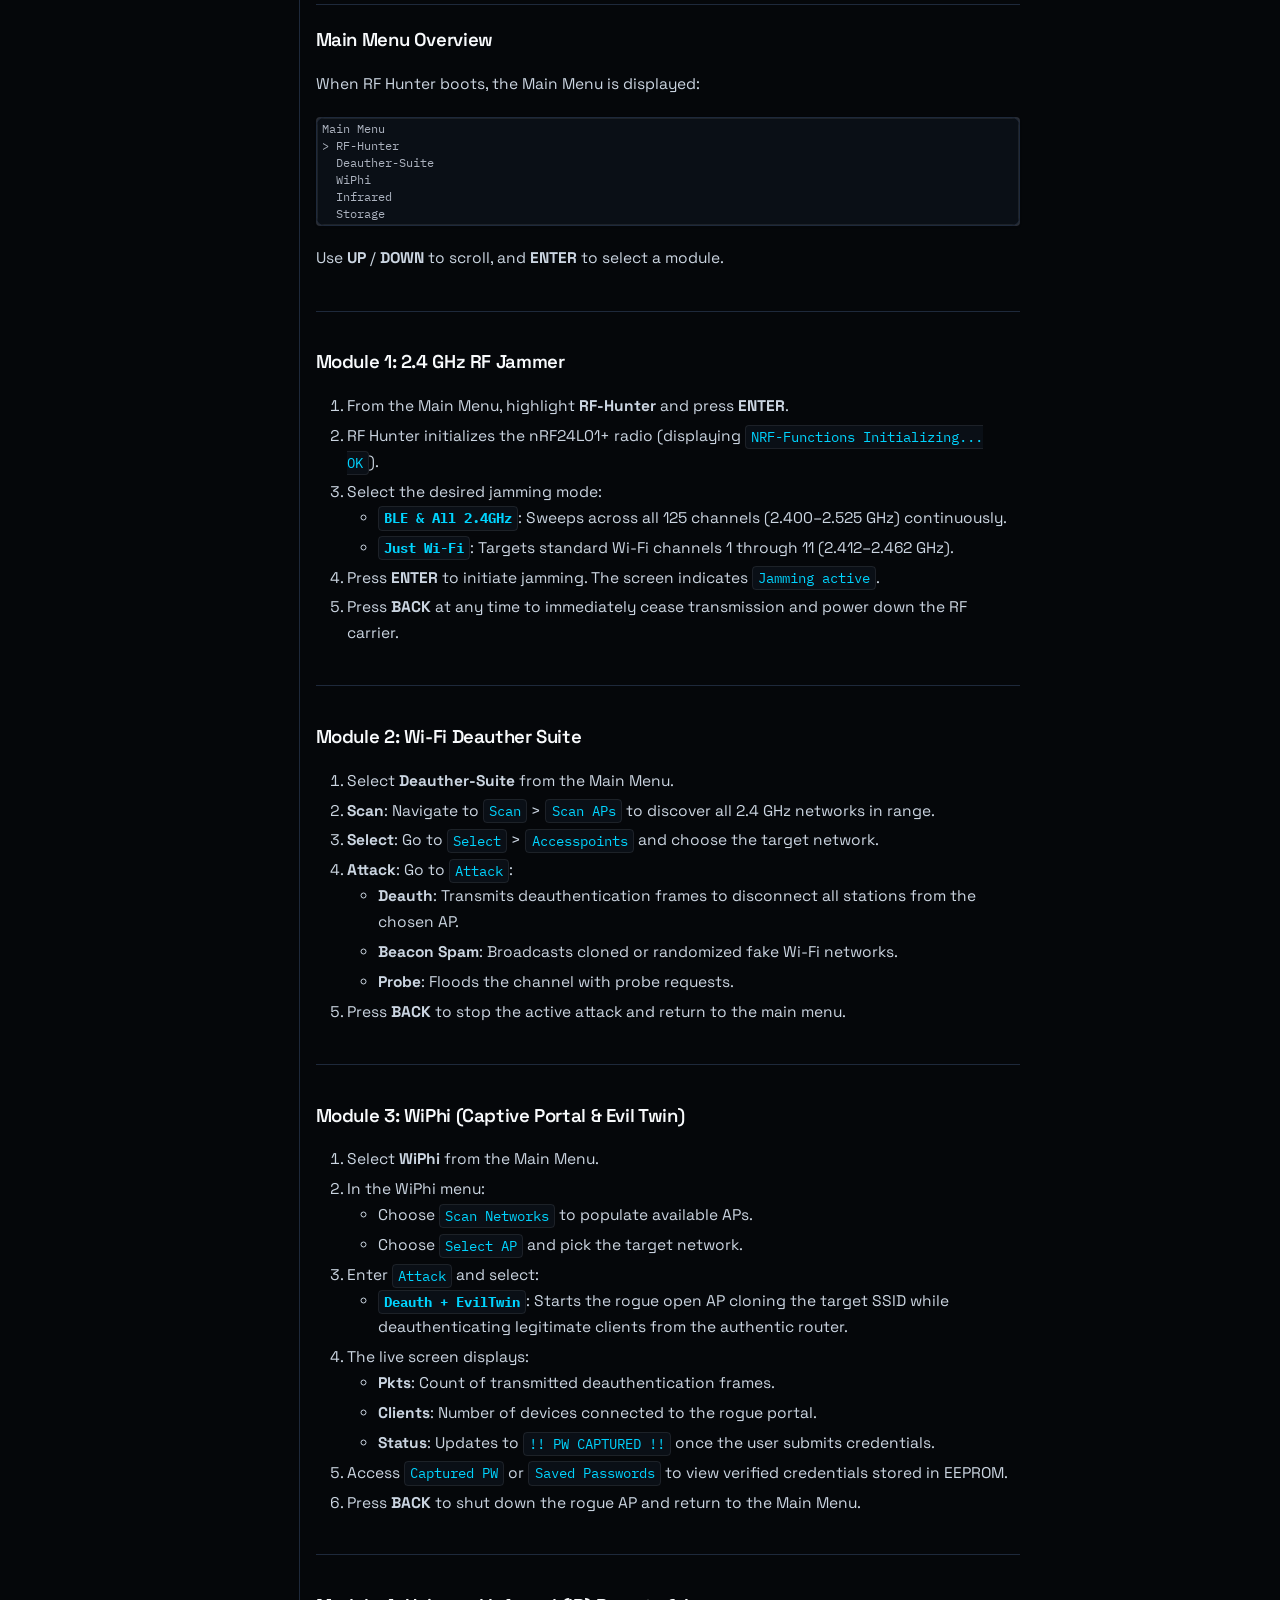
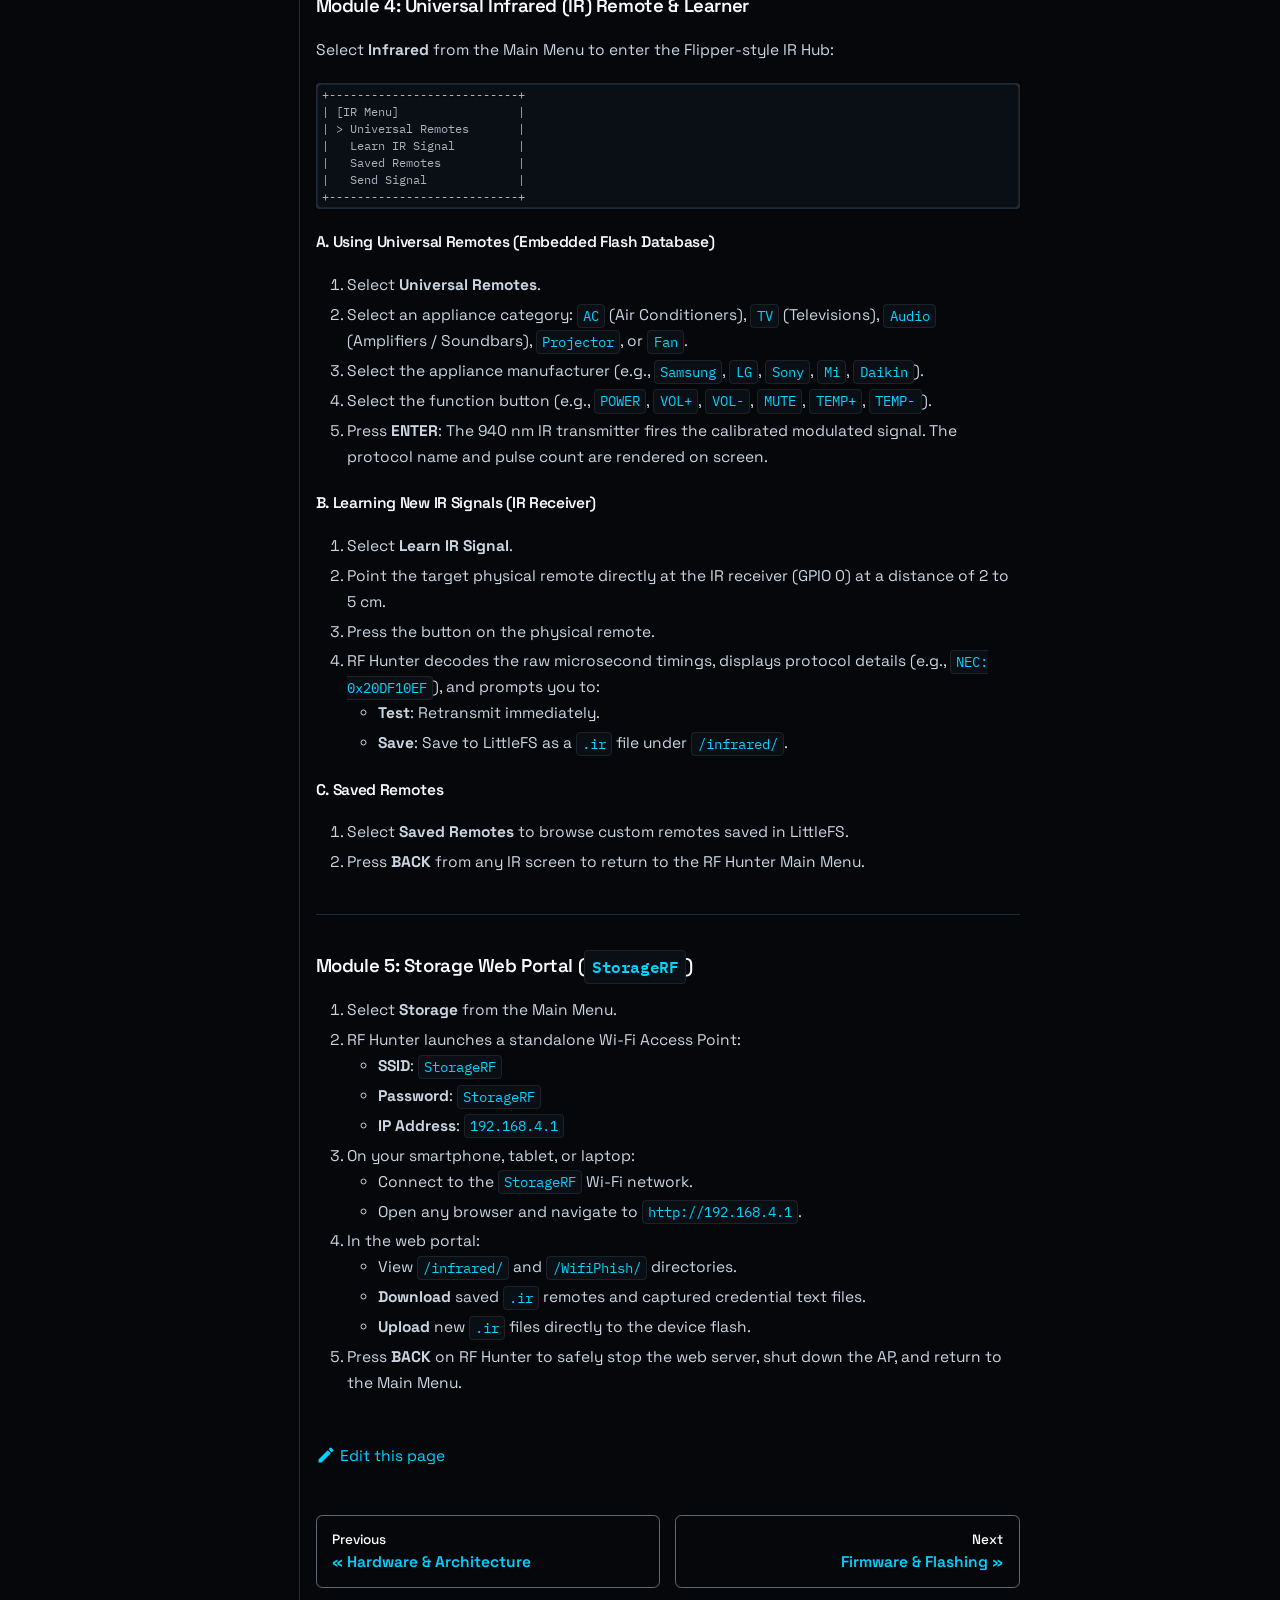
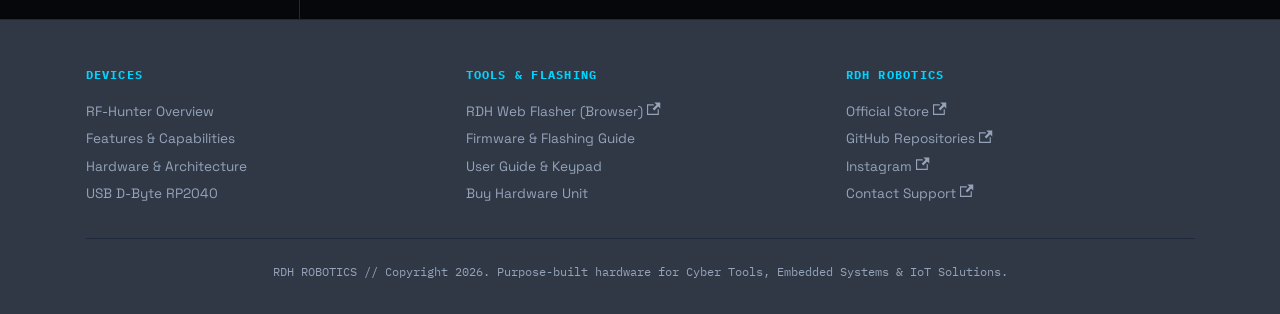
<file: docs/RF-Hunter/usage/index.html>
<!doctype html><html lang=en dir=ltr class="docs-wrapper plugin-docs plugin-id-default docs-version-current docs-doc-page docs-doc-id-RF-Hunter/usage" data-has-hydrated=false><head><meta charset=UTF-8><meta name=generator content="Docusaurus v3.10.1"><title data-rh=true>User Guide & Navigation | RDH Robotics Docs</title><meta data-rh=true name=viewport content="width=device-width, initial-scale=1.0"/><meta data-rh=true name=twitter:card content=summary_large_image /><meta data-rh=true property=og:image content=https://docs.rdhrobotics.in/img/RF-Hunter.png /><meta data-rh=true name=twitter:image content=https://docs.rdhrobotics.in/img/RF-Hunter.png /><meta data-rh=true property=og:url content=https://docs.rdhrobotics.in/docs/RF-Hunter/usage /><meta data-rh=true property=og:locale content=en /><meta data-rh=true name=docusaurus_locale content=en /><meta data-rh=true name=docsearch:language content=en /><meta data-rh=true name=keywords content="Cyber Tools, Embedded Systems, IoT Solutions, RF Hunter, USB D-Byte, RP2040, ESP8266, Hardware Pentesting, RDH Robotics"/><meta data-rh=true name=theme-color content=#05070A /><meta data-rh=true name=docusaurus_version content=current /><meta data-rh=true name=docusaurus_tag content=docs-default-current /><meta data-rh=true name=docsearch:version content=current /><meta data-rh=true name=docsearch:docusaurus_tag content=docs-default-current /><meta data-rh=true property=og:title content="User Guide & Navigation | RDH Robotics Docs"/><meta data-rh=true name=description content="Complete button navigation guide, OLED user interface walkthrough, and step-by-step operating manual for RF Hunter"/><meta data-rh=true property=og:description content="Complete button navigation guide, OLED user interface walkthrough, and step-by-step operating manual for RF Hunter"/><link data-rh=true rel=icon href=/img/favicon.svg /><link data-rh=true rel=canonical href=https://docs.rdhrobotics.in/docs/RF-Hunter/usage /><link data-rh=true rel=alternate href=https://docs.rdhrobotics.in/docs/RF-Hunter/usage hreflang=en /><link data-rh=true rel=alternate href=https://docs.rdhrobotics.in/docs/RF-Hunter/usage hreflang=x-default /><script data-rh=true type=application/ld+json>{"@context":"https://schema.org","@type":"BreadcrumbList","itemListElement":[{"@type":"ListItem","item":"https://docs.rdhrobotics.in/docs/RF-Hunter/","name":"RF-Hunter","position":1},{"@type":"ListItem","item":"https://docs.rdhrobotics.in/docs/RF-Hunter/usage","name":"User Guide & UI","position":2}]}</script><link rel=preconnect href=https://fonts.googleapis.com><link rel=preconnect href=https://fonts.gstatic.com crossorigin=anonymous><link rel=stylesheet href="https://fonts.googleapis.com/css2?family=IBM+Plex+Mono:ital,wght@0,400;0,500;0,600;0,700;1,400&family=Space+Grotesk:wght@400;500;600;700&display=swap"><link rel=stylesheet href=/assets/css/styles.5d76ce7a.css /><script src=/assets/js/runtime~main.bdf27f00.js defer></script><script src=/assets/js/main.3d0b415b.js defer></script></head><body><svg style="display: none;"><defs>
<symbol id=theme-svg-external-link viewBox="0 0 24 24"><path fill=currentColor d="M21 13v10h-21v-19h12v2h-10v15h17v-8h2zm3-12h-10.988l4.035 4-6.977 7.07 2.828 2.828 6.977-7.07 4.125 4.172v-11z"/></symbol>
</defs></svg>
<script>!function(){var t=function(){try{return new URLSearchParams(window.location.search).get("docusaurus-theme")}catch(t){}}()||function(){try{return window.localStorage.getItem("theme-b29")}catch(t){}}();document.documentElement.setAttribute("data-theme",t||"dark"),document.documentElement.setAttribute("data-theme-choice",t||"dark")}(),function(){try{for(var[t,e]of new URLSearchParams(window.location.search).entries())if(t.startsWith("docusaurus-data-")){var a=t.replace("docusaurus-data-","data-");document.documentElement.setAttribute(a,e)}}catch(t){}}()</script><div id=__docusaurus><link rel=preload as=image href=/img/logo_title_white.svg /><div role=region aria-label="Skip to main content"><a class=skipToContent_fXgn href=#__docusaurus_skipToContent_fallback>Skip to main content</a></div><nav aria-label=Main class="theme-layout-navbar navbar navbar--fixed-top"><div class=navbar__inner><div class="theme-layout-navbar-left navbar__items"><button aria-label="Toggle navigation bar" aria-expanded=false class="navbar__toggle clean-btn" type=button><svg width=30 height=30 viewBox="0 0 30 30" aria-hidden=true><path stroke=currentColor stroke-linecap=round stroke-miterlimit=10 stroke-width=2 d="M4 7h22M4 15h22M4 23h22"/></svg></button><a class=navbar__brand href=/><div class=navbar__logo><img src=/img/logo_title_white.svg alt="RDH Robotics" class="themedComponent_mlkZ themedComponent--light_NVdE" height=28 /><img src=/img/logo_title_white.svg alt="RDH Robotics" class="themedComponent_mlkZ themedComponent--dark_xIcU" height=28 /></div><b class="navbar__title text--truncate"></b></a><a aria-current=page class="navbar__item navbar__link navbar__link--active" href=/docs/intro>Documentation</a><a aria-current=page class="navbar__item navbar__link navbar__link--active" href=/docs/RF-Hunter>RF Hunter</a><a class="navbar__item navbar__link" href=/docs/USB-D-Byte>USB D-Byte</a></div><div class="theme-layout-navbar-right navbar__items navbar__items--right"><a href=https://flasher.rdhrobotics.in target=_blank rel="noopener noreferrer" class="navbar__item navbar__link navbar-flasher-link">⚡ Web Flasher<svg width=13.5 height=13.5 aria-label="(opens in new tab)" class=iconExternalLink_nPIU><use href=#theme-svg-external-link /></svg></a><a href=https://rdhrobotics.in target=_blank rel="noopener noreferrer" class="navbar__item navbar__link">Website<svg width=13.5 height=13.5 aria-label="(opens in new tab)" class=iconExternalLink_nPIU><use href=#theme-svg-external-link /></svg></a><a href=https://github.com/rdhrobotics target=_blank rel="noopener noreferrer" class="navbar__item navbar__link">GitHub<svg width=13.5 height=13.5 aria-label="(opens in new tab)" class=iconExternalLink_nPIU><use href=#theme-svg-external-link /></svg></a><div class=navbarSearchContainer_Bca1><form class=navbar-search role=search><button class=navbar-search__toggle type=button aria-label="Open search"><svg aria-hidden=true viewBox="0 0 24 24" width=20 height=20><path fill=currentColor d="M9.5 4a5.5 5.5 0 0 1 4.38 8.83l4.15 4.14a.75.75 0 0 1-1.06 1.06l-4.14-4.15A5.5 5.5 0 1 1 9.5 4Zm0 1.5a4 4 0 1 0 0 8 4 4 0 0 0 0-8Z"/></svg></button><input class=navbar-search__input type=search placeholder="Search docs" aria-label="Search documentation" value="" /></form></div><div class="toggle_vylO colorModeToggle_DEke"><button class="clean-btn toggleButton_gllP toggleButtonDisabled_aARS" type=button disabled title="system mode" aria-label="Switch between dark and light mode (currently system mode)"><svg viewBox="0 0 24 24" width=24 height=24 aria-hidden=true class="toggleIcon_g3eP lightToggleIcon_pyhR"><path fill=currentColor d="M12,9c1.65,0,3,1.35,3,3s-1.35,3-3,3s-3-1.35-3-3S10.35,9,12,9 M12,7c-2.76,0-5,2.24-5,5s2.24,5,5,5s5-2.24,5-5 S14.76,7,12,7L12,7z M2,13l2,0c0.55,0,1-0.45,1-1s-0.45-1-1-1l-2,0c-0.55,0-1,0.45-1,1S1.45,13,2,13z M20,13l2,0c0.55,0,1-0.45,1-1 s-0.45-1-1-1l-2,0c-0.55,0-1,0.45-1,1S19.45,13,20,13z M11,2v2c0,0.55,0.45,1,1,1s1-0.45,1-1V2c0-0.55-0.45-1-1-1S11,1.45,11,2z M11,20v2c0,0.55,0.45,1,1,1s1-0.45,1-1v-2c0-0.55-0.45-1-1-1C11.45,19,11,19.45,11,20z M5.99,4.58c-0.39-0.39-1.03-0.39-1.41,0 c-0.39,0.39-0.39,1.03,0,1.41l1.06,1.06c0.39,0.39,1.03,0.39,1.41,0s0.39-1.03,0-1.41L5.99,4.58z M18.36,16.95 c-0.39-0.39-1.03-0.39-1.41,0c-0.39,0.39-0.39,1.03,0,1.41l1.06,1.06c0.39,0.39,1.03,0.39,1.41,0c0.39-0.39,0.39-1.03,0-1.41 L18.36,16.95z M19.42,5.99c0.39-0.39,0.39-1.03,0-1.41c-0.39-0.39-1.03-0.39-1.41,0l-1.06,1.06c-0.39,0.39-0.39,1.03,0,1.41 s1.03,0.39,1.41,0L19.42,5.99z M7.05,18.36c0.39-0.39,0.39-1.03,0-1.41c-0.39-0.39-1.03-0.39-1.41,0l-1.06,1.06 c-0.39,0.39-0.39,1.03,0,1.41s1.03,0.39,1.41,0L7.05,18.36z"/></svg><svg viewBox="0 0 24 24" width=24 height=24 aria-hidden=true class="toggleIcon_g3eP darkToggleIcon_wfgR"><path fill=currentColor d="M9.37,5.51C9.19,6.15,9.1,6.82,9.1,7.5c0,4.08,3.32,7.4,7.4,7.4c0.68,0,1.35-0.09,1.99-0.27C17.45,17.19,14.93,19,12,19 c-3.86,0-7-3.14-7-7C5,9.07,6.81,6.55,9.37,5.51z M12,3c-4.97,0-9,4.03-9,9s4.03,9,9,9s9-4.03,9-9c0-0.46-0.04-0.92-0.1-1.36 c-0.98,1.37-2.58,2.26-4.4,2.26c-2.98,0-5.4-2.42-5.4-5.4c0-1.81,0.89-3.42,2.26-4.4C12.92,3.04,12.46,3,12,3L12,3z"/></svg><svg viewBox="0 0 24 24" width=24 height=24 aria-hidden=true class="toggleIcon_g3eP systemToggleIcon_QzmC"><path fill=currentColor d="m12 21c4.971 0 9-4.029 9-9s-4.029-9-9-9-9 4.029-9 9 4.029 9 9 9zm4.95-13.95c1.313 1.313 2.05 3.093 2.05 4.95s-0.738 3.637-2.05 4.95c-1.313 1.313-3.093 2.05-4.95 2.05v-14c1.857 0 3.637 0.737 4.95 2.05z"/></svg></button></div></div></div><div role=presentation class=navbar-sidebar__backdrop></div></nav><div id=__docusaurus_skipToContent_fallback class="theme-layout-main main-wrapper mainWrapper_z2l0"><div class=docsWrapper_hBAB><button aria-label="Scroll back to top" class="clean-btn theme-back-to-top-button backToTopButton_sjWU" type=button></button><div class=docRoot_UBD9><aside class="theme-doc-sidebar-container docSidebarContainer_YfHR"><div class=sidebarViewport_aRkj><div class=sidebar_njMd><nav aria-label="Docs sidebar" class="menu thin-scrollbar menu_SIkG"><ul class="theme-doc-sidebar-menu menu__list"><li class="theme-doc-sidebar-item-link theme-doc-sidebar-item-link-level-1 menu__list-item"><a class=menu__link href=/docs/intro><span title="Getting Started" class=linkLabel_WmDU>Getting Started</span></a><li class="theme-doc-sidebar-item-category theme-doc-sidebar-item-category-level-1 menu__list-item"><div class=menu__list-item-collapsible><a class="categoryLink_byQd menu__link menu__link--sublist menu__link--active" href=/docs/RF-Hunter/><span title=RF-Hunter class=categoryLinkLabel_W154>RF-Hunter</span></a><button aria-label="Collapse sidebar category 'RF-Hunter'" aria-expanded=true type=button class="clean-btn menu__caret"></button></div><ul class=menu__list><li class="theme-doc-sidebar-item-link theme-doc-sidebar-item-link-level-2 menu__list-item"><a class=menu__link tabindex=0 href=/docs/RF-Hunter/features><span title="Features & Modules" class=linkLabel_WmDU>Features & Modules</span></a><li class="theme-doc-sidebar-item-link theme-doc-sidebar-item-link-level-2 menu__list-item"><a class=menu__link tabindex=0 href=/docs/RF-Hunter/specs><span title="Hardware & Architecture" class=linkLabel_WmDU>Hardware & Architecture</span></a><li class="theme-doc-sidebar-item-link theme-doc-sidebar-item-link-level-2 menu__list-item"><a class="menu__link menu__link--active" aria-current=page tabindex=0 href=/docs/RF-Hunter/usage><span title="User Guide & UI" class=linkLabel_WmDU>User Guide & UI</span></a><li class="theme-doc-sidebar-item-link theme-doc-sidebar-item-link-level-2 menu__list-item"><a class=menu__link tabindex=0 href=/docs/RF-Hunter/firmware><span title="Firmware & Flashing" class=linkLabel_WmDU>Firmware & Flashing</span></a><li class="theme-doc-sidebar-item-link theme-doc-sidebar-item-link-level-2 menu__list-item"><a class=menu__link tabindex=0 href=/docs/RF-Hunter/buy><span title="Hardware & Ordering" class=linkLabel_WmDU>Hardware & Ordering</span></a></ul><li class="theme-doc-sidebar-item-category theme-doc-sidebar-item-category-level-1 menu__list-item"><div class=menu__list-item-collapsible><a class="categoryLink_byQd menu__link menu__link--sublist" href=/docs/USB-D-Byte/><span title="USB D-Byte" class=categoryLinkLabel_W154>USB D-Byte</span></a><button aria-label="Collapse sidebar category 'USB D-Byte'" aria-expanded=true type=button class="clean-btn menu__caret"></button></div><ul class=menu__list><li class="theme-doc-sidebar-item-link theme-doc-sidebar-item-link-level-2 menu__list-item"><a class=menu__link tabindex=0 href=/docs/USB-D-Byte/><span title="Overview & Specs" class=linkLabel_WmDU>Overview & Specs</span></a></ul></ul></nav></div></div></aside><main class=docMainContainer_TBSr><div class="container padding-top--md padding-bottom--lg"><div class=row><div class="col docItemCol_VOVn"><div class=docItemContainer_Djhp><article><nav class="theme-doc-breadcrumbs breadcrumbsContainer_Z_bl" aria-label=Breadcrumbs><ul class=breadcrumbs><li class=breadcrumbs__item><a aria-label="Home page" class=breadcrumbs__link href=/><svg viewBox="0 0 24 24" class=breadcrumbHomeIcon_YNFT><path d="M10 19v-5h4v5c0 .55.45 1 1 1h3c.55 0 1-.45 1-1v-7h1.7c.46 0 .68-.57.33-.87L12.67 3.6c-.38-.34-.96-.34-1.34 0l-8.36 7.53c-.34.3-.13.87.33.87H5v7c0 .55.45 1 1 1h3c.55 0 1-.45 1-1z" fill=currentColor /></svg></a><li class=breadcrumbs__item><a class=breadcrumbs__link href=/docs/RF-Hunter/><span>RF-Hunter</span></a><li class="breadcrumbs__item breadcrumbs__item--active"><span class=breadcrumbs__link>User Guide & UI</span></ul></nav><div class="tocCollapsible_ETCw theme-doc-toc-mobile tocMobile_ITEo"><button type=button class="clean-btn tocCollapsibleButton_TO0P">On this page</button></div><div class="theme-doc-markdown markdown"><header><h1>RF Hunter User Guide & Navigation</h1></header>
<p>RF Hunter is controlled entirely using a 6-button directional keypad and an onboard 128x64 SH1106 OLED display. No host computer or companion smartphone app is required for everyday operation.</p>
<hr/>
<h2 class="anchor anchorTargetStickyNavbar_Vzrq" id=1-physical-keypad-layout--calibration>1. Physical Keypad Layout & Calibration<a href=#1-physical-keypad-layout--calibration class=hash-link aria-label="Direct link to 1. Physical Keypad Layout & Calibration" title="Direct link to 1. Physical Keypad Layout & Calibration" translate=no>​</a></h2>
<p>All 6 tactile buttons are wired through a precision resistor ladder connected to the <strong>A0 (ADC0)</strong> analog pin of the ESP8266:</p>
<table><thead><tr><th style=text-align:center>Button<th style=text-align:left>Primary Action<th style=text-align:left>Menu Action<th style=text-align:center>Calibrated ADC Value<tbody><tr><td style=text-align:center><strong>UP</strong><td style=text-align:left>Navigate Up / Increase Value<td style=text-align:left>Scroll up through menu list<td style=text-align:center><code>~188</code><tr><td style=text-align:center><strong>DOWN</strong><td style=text-align:left>Navigate Down / Decrease Value<td style=text-align:left>Scroll down through menu list<td style=text-align:center><code>~240</code><tr><td style=text-align:center><strong>LEFT</strong><td style=text-align:left>Previous Tab / Decrease Step<td style=text-align:left>Jump page up / Left parameter<td style=text-align:center><code>~96</code><tr><td style=text-align:center><strong>RIGHT</strong><td style=text-align:left>Next Tab / Increase Step<td style=text-align:left>Jump page down / Right parameter<td style=text-align:center><code>~331</code><tr><td style=text-align:center><strong>ENTER</strong><td style=text-align:left>Select / Execute / Transmit<td style=text-align:left>Confirm selection, fire IR / Jammer<td style=text-align:center><code>~375</code><tr><td style=text-align:center><strong>BACK</strong><td style=text-align:left>Cancel / Stop / Exit<td style=text-align:left>Stop active attack, return to Main Menu<td style=text-align:center><code>~426</code></table>
<div class="theme-admonition theme-admonition-tip admonition_xJq3 alert alert--success"><div class=admonitionHeading_Gvgb><span class=admonitionIcon_Rf37><svg viewBox="0 0 12 16"><path fill-rule=evenodd d="M6.5 0C3.48 0 1 2.19 1 5c0 .92.55 2.25 1 3 1.34 2.25 1.78 2.78 2 4v1h5v-1c.22-1.22.66-1.75 2-4 .45-.75 1-2.08 1-3 0-2.81-2.48-5-5.5-5zm3.64 7.48c-.25.44-.47.8-.67 1.11-.86 1.41-1.25 2.06-1.45 3.23-.02.05-.02.11-.02.17H5c0-.06 0-.13-.02-.17-.2-1.17-.59-1.83-1.45-3.23-.2-.31-.42-.67-.67-1.11C2.44 6.78 2 5.65 2 5c0-2.2 2.02-4 4.5-4 1.22 0 2.36.42 3.22 1.19C10.55 2.94 11 3.94 11 5c0 .66-.44 1.78-.86 2.48zM4 14h5c-.23 1.14-1.3 2-2.5 2s-2.27-.86-2.5-2z"/></svg></span>Analog Calibration & Debounce</div><div class=admonitionContent_BuS1><p>The firmware applies a <code>BTN_TOLERANCE</code> window (±15 ADC units) and an analog debounce threshold (180 ms) to eliminate ghost triggers or erratic button bounce under varying battery voltages.</div></div>
<hr/>
<h2 class="anchor anchorTargetStickyNavbar_Vzrq" id=2-display-user-interface-standards>2. Display User Interface Standards<a href=#2-display-user-interface-standards class=hash-link aria-label="Direct link to 2. Display User Interface Standards" title="Direct link to 2. Display User Interface Standards" translate=no>​</a></h2>
<p>RF Hunter features a high-contrast user interface rendered on the 1.3" monochrome OLED:</p>
<ul>
<li class=""><strong>Inverted Selection Bar</strong>: Active selections are highlighted with a solid white rectangle and inverted black text.</li>
<li class=""><strong>Vertical Scrollbar</strong>: Lists longer than 4 visible rows display an accurate proportional vertical scrollbar on the right border (x=124 to 127).</li>
<li class=""><strong>Persistent Text Sizing</strong>: All main menu screens utilize crisp <code>DejaVu_Sans_Mono_12</code> typography. Returning from sub-applications (Infrared, Storage, Deauther) restores typography and layout automatically.</li>
</ul>
<hr/>
<h2 class="anchor anchorTargetStickyNavbar_Vzrq" id=3-step-by-step-module-walkthroughs>3. Step-by-Step Module Walkthroughs<a href=#3-step-by-step-module-walkthroughs class=hash-link aria-label="Direct link to 3. Step-by-Step Module Walkthroughs" title="Direct link to 3. Step-by-Step Module Walkthroughs" translate=no>​</a></h2>
<h3 class="anchor anchorTargetStickyNavbar_Vzrq" id=main-menu-overview>Main Menu Overview<a href=#main-menu-overview class=hash-link aria-label="Direct link to Main Menu Overview" title="Direct link to Main Menu Overview" translate=no>​</a></h3>
<p>When RF Hunter boots, the Main Menu is displayed:</p>
<div class="language-text codeBlockContainer_Ckt0 theme-code-block" style="--prism-background-color:hsl(220, 13%, 18%);--prism-color:hsl(220, 14%, 71%)"><div class=codeBlockContent_QJqH><pre tabindex=0 class="prism-code language-text codeBlock_bY9V thin-scrollbar" style="background-color:hsl(220, 13%, 18%);color:hsl(220, 14%, 71%);text-shadow:0 1px rgba(0, 0, 0, 0.3)"><code class=codeBlockLines_e6Vv><div class=token-line style="color:hsl(220, 14%, 71%);text-shadow:0 1px rgba(0, 0, 0, 0.3)"><span class="token plain">Main Menu</span><br/></div><div class=token-line style="color:hsl(220, 14%, 71%);text-shadow:0 1px rgba(0, 0, 0, 0.3)"><span class="token plain">> RF-Hunter</span><br/></div><div class=token-line style="color:hsl(220, 14%, 71%);text-shadow:0 1px rgba(0, 0, 0, 0.3)"><span class="token plain">  Deauther-Suite</span><br/></div><div class=token-line style="color:hsl(220, 14%, 71%);text-shadow:0 1px rgba(0, 0, 0, 0.3)"><span class="token plain">  WiPhi</span><br/></div><div class=token-line style="color:hsl(220, 14%, 71%);text-shadow:0 1px rgba(0, 0, 0, 0.3)"><span class="token plain">  Infrared</span><br/></div><div class=token-line style="color:hsl(220, 14%, 71%);text-shadow:0 1px rgba(0, 0, 0, 0.3)"><span class="token plain">  Storage</span><br/></div></code></pre></div></div>
<p>Use <strong>UP</strong> / <strong>DOWN</strong> to scroll, and <strong>ENTER</strong> to select a module.</p>
<hr/>
<h3 class="anchor anchorTargetStickyNavbar_Vzrq" id=module-1-24-ghz-rf-jammer>Module 1: 2.4 GHz RF Jammer<a href=#module-1-24-ghz-rf-jammer class=hash-link aria-label="Direct link to Module 1: 2.4 GHz RF Jammer" title="Direct link to Module 1: 2.4 GHz RF Jammer" translate=no>​</a></h3>
<ol>
<li class="">From the Main Menu, highlight <strong>RF-Hunter</strong> and press <strong>ENTER</strong>.</li>
<li class="">RF Hunter initializes the nRF24L01+ radio (displaying <code>NRF-Functions Initializing... OK</code>).</li>
<li class="">Select the desired jamming mode:<!-- -->
<ul>
<li class=""><strong><code>BLE & All 2.4GHz</code></strong>: Sweeps across all 125 channels (2.400–2.525 GHz) continuously.</li>
<li class=""><strong><code>Just Wi-Fi</code></strong>: Targets standard Wi-Fi channels 1 through 11 (2.412–2.462 GHz).</li>
</ul>
</li>
<li class="">Press <strong>ENTER</strong> to initiate jamming. The screen indicates <code>Jamming active</code>.</li>
<li class="">Press <strong>BACK</strong> at any time to immediately cease transmission and power down the RF carrier.</li>
</ol>
<hr/>
<h3 class="anchor anchorTargetStickyNavbar_Vzrq" id=module-2-wi-fi-deauther-suite>Module 2: Wi-Fi Deauther Suite<a href=#module-2-wi-fi-deauther-suite class=hash-link aria-label="Direct link to Module 2: Wi-Fi Deauther Suite" title="Direct link to Module 2: Wi-Fi Deauther Suite" translate=no>​</a></h3>
<ol>
<li class="">Select <strong>Deauther-Suite</strong> from the Main Menu.</li>
<li class=""><strong>Scan</strong>: Navigate to <code>Scan</code> > <code>Scan APs</code> to discover all 2.4 GHz networks in range.</li>
<li class=""><strong>Select</strong>: Go to <code>Select</code> > <code>Accesspoints</code> and choose the target network.</li>
<li class=""><strong>Attack</strong>: Go to <code>Attack</code>:<!-- -->
<ul>
<li class=""><strong>Deauth</strong>: Transmits deauthentication frames to disconnect all stations from the chosen AP.</li>
<li class=""><strong>Beacon Spam</strong>: Broadcasts cloned or randomized fake Wi-Fi networks.</li>
<li class=""><strong>Probe</strong>: Floods the channel with probe requests.</li>
</ul>
</li>
<li class="">Press <strong>BACK</strong> to stop the active attack and return to the main menu.</li>
</ol>
<hr/>
<h3 class="anchor anchorTargetStickyNavbar_Vzrq" id=module-3-wiphi-captive-portal--evil-twin>Module 3: WiPhi (Captive Portal & Evil Twin)<a href=#module-3-wiphi-captive-portal--evil-twin class=hash-link aria-label="Direct link to Module 3: WiPhi (Captive Portal & Evil Twin)" title="Direct link to Module 3: WiPhi (Captive Portal & Evil Twin)" translate=no>​</a></h3>
<ol>
<li class="">Select <strong>WiPhi</strong> from the Main Menu.</li>
<li class="">In the WiPhi menu:<!-- -->
<ul>
<li class="">Choose <code>Scan Networks</code> to populate available APs.</li>
<li class="">Choose <code>Select AP</code> and pick the target network.</li>
</ul>
</li>
<li class="">Enter <code>Attack</code> and select:<!-- -->
<ul>
<li class=""><strong><code>Deauth + EvilTwin</code></strong>: Starts the rogue open AP cloning the target SSID while deauthenticating legitimate clients from the authentic router.</li>
</ul>
</li>
<li class="">The live screen displays:<!-- -->
<ul>
<li class=""><strong>Pkts</strong>: Count of transmitted deauthentication frames.</li>
<li class=""><strong>Clients</strong>: Number of devices connected to the rogue portal.</li>
<li class=""><strong>Status</strong>: Updates to <code>!! PW CAPTURED !!</code> once the user submits credentials.</li>
</ul>
</li>
<li class="">Access <code>Captured PW</code> or <code>Saved Passwords</code> to view verified credentials stored in EEPROM.</li>
<li class="">Press <strong>BACK</strong> to shut down the rogue AP and return to the Main Menu.</li>
</ol>
<hr/>
<h3 class="anchor anchorTargetStickyNavbar_Vzrq" id=module-4-universal-infrared-ir-remote--learner>Module 4: Universal Infrared (IR) Remote & Learner<a href=#module-4-universal-infrared-ir-remote--learner class=hash-link aria-label="Direct link to Module 4: Universal Infrared (IR) Remote & Learner" title="Direct link to Module 4: Universal Infrared (IR) Remote & Learner" translate=no>​</a></h3>
<p>Select <strong>Infrared</strong> from the Main Menu to enter the Flipper-style IR Hub:</p>
<div class="language-text codeBlockContainer_Ckt0 theme-code-block" style="--prism-background-color:hsl(220, 13%, 18%);--prism-color:hsl(220, 14%, 71%)"><div class=codeBlockContent_QJqH><pre tabindex=0 class="prism-code language-text codeBlock_bY9V thin-scrollbar" style="background-color:hsl(220, 13%, 18%);color:hsl(220, 14%, 71%);text-shadow:0 1px rgba(0, 0, 0, 0.3)"><code class=codeBlockLines_e6Vv><div class=token-line style="color:hsl(220, 14%, 71%);text-shadow:0 1px rgba(0, 0, 0, 0.3)"><span class="token plain">+---------------------------+</span><br/></div><div class=token-line style="color:hsl(220, 14%, 71%);text-shadow:0 1px rgba(0, 0, 0, 0.3)"><span class="token plain">| [IR Menu]                 |</span><br/></div><div class=token-line style="color:hsl(220, 14%, 71%);text-shadow:0 1px rgba(0, 0, 0, 0.3)"><span class="token plain">| > Universal Remotes       |</span><br/></div><div class=token-line style="color:hsl(220, 14%, 71%);text-shadow:0 1px rgba(0, 0, 0, 0.3)"><span class="token plain">|   Learn IR Signal         |</span><br/></div><div class=token-line style="color:hsl(220, 14%, 71%);text-shadow:0 1px rgba(0, 0, 0, 0.3)"><span class="token plain">|   Saved Remotes           |</span><br/></div><div class=token-line style="color:hsl(220, 14%, 71%);text-shadow:0 1px rgba(0, 0, 0, 0.3)"><span class="token plain">|   Send Signal             |</span><br/></div><div class=token-line style="color:hsl(220, 14%, 71%);text-shadow:0 1px rgba(0, 0, 0, 0.3)"><span class="token plain">+---------------------------+</span><br/></div></code></pre></div></div>
<h4 class="anchor anchorTargetStickyNavbar_Vzrq" id=a-using-universal-remotes-embedded-flash-database>A. Using Universal Remotes (Embedded Flash Database)<a href=#a-using-universal-remotes-embedded-flash-database class=hash-link aria-label="Direct link to A. Using Universal Remotes (Embedded Flash Database)" title="Direct link to A. Using Universal Remotes (Embedded Flash Database)" translate=no>​</a></h4>
<ol>
<li class="">Select <strong>Universal Remotes</strong>.</li>
<li class="">Select an appliance category: <code>AC</code> (Air Conditioners), <code>TV</code> (Televisions), <code>Audio</code> (Amplifiers / Soundbars), <code>Projector</code>, or <code>Fan</code>.</li>
<li class="">Select the appliance manufacturer (e.g., <code>Samsung</code>, <code>LG</code>, <code>Sony</code>, <code>Mi</code>, <code>Daikin</code>).</li>
<li class="">Select the function button (e.g., <code>POWER</code>, <code>VOL+</code>, <code>VOL-</code>, <code>MUTE</code>, <code>TEMP+</code>, <code>TEMP-</code>).</li>
<li class="">Press <strong>ENTER</strong>: The 940 nm IR transmitter fires the calibrated modulated signal. The protocol name and pulse count are rendered on screen.</li>
</ol>
<h4 class="anchor anchorTargetStickyNavbar_Vzrq" id=b-learning-new-ir-signals-ir-receiver>B. Learning New IR Signals (IR Receiver)<a href=#b-learning-new-ir-signals-ir-receiver class=hash-link aria-label="Direct link to B. Learning New IR Signals (IR Receiver)" title="Direct link to B. Learning New IR Signals (IR Receiver)" translate=no>​</a></h4>
<ol>
<li class="">Select <strong>Learn IR Signal</strong>.</li>
<li class="">Point the target physical remote directly at the IR receiver (GPIO 0) at a distance of 2 to 5 cm.</li>
<li class="">Press the button on the physical remote.</li>
<li class="">RF Hunter decodes the raw microsecond timings, displays protocol details (e.g., <code>NEC: 0x20DF10EF</code>), and prompts you to:<!-- -->
<ul>
<li class=""><strong>Test</strong>: Retransmit immediately.</li>
<li class=""><strong>Save</strong>: Save to LittleFS as a <code>.ir</code> file under <code>/infrared/</code>.</li>
</ul>
</li>
</ol>
<h4 class="anchor anchorTargetStickyNavbar_Vzrq" id=c-saved-remotes>C. Saved Remotes<a href=#c-saved-remotes class=hash-link aria-label="Direct link to C. Saved Remotes" title="Direct link to C. Saved Remotes" translate=no>​</a></h4>
<ol>
<li class="">Select <strong>Saved Remotes</strong> to browse custom remotes saved in LittleFS.</li>
<li class="">Press <strong>BACK</strong> from any IR screen to return to the RF Hunter Main Menu.</li>
</ol>
<hr/>
<h3 class="anchor anchorTargetStickyNavbar_Vzrq" id=module-5-storage-web-portal-storagerf>Module 5: Storage Web Portal (<code>StorageRF</code>)<a href=#module-5-storage-web-portal-storagerf class=hash-link aria-label="Direct link to module-5-storage-web-portal-storagerf" title="Direct link to module-5-storage-web-portal-storagerf" translate=no>​</a></h3>
<ol>
<li class="">Select <strong>Storage</strong> from the Main Menu.</li>
<li class="">RF Hunter launches a standalone Wi-Fi Access Point:<!-- -->
<ul>
<li class=""><strong>SSID</strong>: <code>StorageRF</code></li>
<li class=""><strong>Password</strong>: <code>StorageRF</code></li>
<li class=""><strong>IP Address</strong>: <code>192.168.4.1</code></li>
</ul>
</li>
<li class="">On your smartphone, tablet, or laptop:<!-- -->
<ul>
<li class="">Connect to the <code>StorageRF</code> Wi-Fi network.</li>
<li class="">Open any browser and navigate to <code>http://192.168.4.1</code>.</li>
</ul>
</li>
<li class="">In the web portal:<!-- -->
<ul>
<li class="">View <code>/infrared/</code> and <code>/WifiPhish/</code> directories.</li>
<li class=""><strong>Download</strong> saved <code>.ir</code> remotes and captured credential text files.</li>
<li class=""><strong>Upload</strong> new <code>.ir</code> files directly to the device flash.</li>
</ul>
</li>
<li class="">Press <strong>BACK</strong> on RF Hunter to safely stop the web server, shut down the AP, and return to the Main Menu.</li>
</ol></div><footer class="theme-doc-footer docusaurus-mt-lg"><div class="row margin-top--sm theme-doc-footer-edit-meta-row"><div class="col noPrint_WFHX"><a href=https://github.com/rdhrobotics/Docs/tree/main/docs/RF-Hunter/usage.mdx target=_blank rel="noopener noreferrer" class=theme-edit-this-page><svg fill=currentColor height=20 width=20 viewBox="0 0 40 40" class=iconEdit_Z9Sw aria-hidden=true><g><path d="m34.5 11.7l-3 3.1-6.3-6.3 3.1-3q0.5-0.5 1.2-0.5t1.1 0.5l3.9 3.9q0.5 0.4 0.5 1.1t-0.5 1.2z m-29.5 17.1l18.4-18.5 6.3 6.3-18.4 18.4h-6.3v-6.2z"/></g></svg>Edit this page</a></div><div class="col lastUpdated_JAkA"></div></div></footer></article><nav class="docusaurus-mt-lg pagination-nav" aria-label="Docs pages"><a class="pagination-nav__link pagination-nav__link--prev" href=/docs/RF-Hunter/specs><div class=pagination-nav__sublabel>Previous</div><div class=pagination-nav__label>Hardware & Architecture</div></a><a class="pagination-nav__link pagination-nav__link--next" href=/docs/RF-Hunter/firmware><div class=pagination-nav__sublabel>Next</div><div class=pagination-nav__label>Firmware & Flashing</div></a></nav></div></div><div class="col col--3"><div class="tableOfContents_bqdL thin-scrollbar theme-doc-toc-desktop"><ul class="table-of-contents table-of-contents__left-border"><li><a href=#1-physical-keypad-layout--calibration class="table-of-contents__link toc-highlight">1. Physical Keypad Layout & Calibration</a><li><a href=#2-display-user-interface-standards class="table-of-contents__link toc-highlight">2. Display User Interface Standards</a><li><a href=#3-step-by-step-module-walkthroughs class="table-of-contents__link toc-highlight">3. Step-by-Step Module Walkthroughs</a><ul><li><a href=#main-menu-overview class="table-of-contents__link toc-highlight">Main Menu Overview</a><li><a href=#module-1-24-ghz-rf-jammer class="table-of-contents__link toc-highlight">Module 1: 2.4 GHz RF Jammer</a><li><a href=#module-2-wi-fi-deauther-suite class="table-of-contents__link toc-highlight">Module 2: Wi-Fi Deauther Suite</a><li><a href=#module-3-wiphi-captive-portal--evil-twin class="table-of-contents__link toc-highlight">Module 3: WiPhi (Captive Portal & Evil Twin)</a><li><a href=#module-4-universal-infrared-ir-remote--learner class="table-of-contents__link toc-highlight">Module 4: Universal Infrared (IR) Remote & Learner</a><li><a href=#module-5-storage-web-portal-storagerf class="table-of-contents__link toc-highlight">Module 5: Storage Web Portal (<code>StorageRF</code>)</a></ul></ul></div></div></div></div></main></div></div></div><footer class="theme-layout-footer footer footer--dark"><div class="container container-fluid"><div class="row footer__links"><div class="theme-layout-footer-column col footer__col"><div class=footer__title>Devices</div><ul class="footer__items clean-list"><li class=footer__item><a class=footer__link-item href=/docs/RF-Hunter>RF-Hunter Overview</a><li class=footer__item><a class=footer__link-item href=/docs/RF-Hunter/features>Features & Capabilities</a><li class=footer__item><a class=footer__link-item href=/docs/RF-Hunter/specs>Hardware & Architecture</a><li class=footer__item><a class=footer__link-item href=/docs/USB-D-Byte>USB D-Byte RP2040</a></ul></div><div class="theme-layout-footer-column col footer__col"><div class=footer__title>Tools & Flashing</div><ul class="footer__items clean-list"><li class=footer__item><a href=https://flasher.rdhrobotics.in target=_blank rel="noopener noreferrer" class=footer__link-item>RDH Web Flasher (Browser)<svg width=13.5 height=13.5 aria-label="(opens in new tab)" class=iconExternalLink_nPIU><use href=#theme-svg-external-link /></svg></a><li class=footer__item><a class=footer__link-item href=/docs/RF-Hunter/firmware>Firmware & Flashing Guide</a><li class=footer__item><a class=footer__link-item href=/docs/RF-Hunter/usage>User Guide & Keypad</a><li class=footer__item><a class=footer__link-item href=/docs/RF-Hunter/buy>Buy Hardware Unit</a></ul></div><div class="theme-layout-footer-column col footer__col"><div class=footer__title>RDH Robotics</div><ul class="footer__items clean-list"><li class=footer__item><a href=https://rdhrobotics.in target=_blank rel="noopener noreferrer" class=footer__link-item>Official Store<svg width=13.5 height=13.5 aria-label="(opens in new tab)" class=iconExternalLink_nPIU><use href=#theme-svg-external-link /></svg></a><li class=footer__item><a href=https://github.com/rdhrobotics target=_blank rel="noopener noreferrer" class=footer__link-item>GitHub Repositories<svg width=13.5 height=13.5 aria-label="(opens in new tab)" class=iconExternalLink_nPIU><use href=#theme-svg-external-link /></svg></a><li class=footer__item><a href=https://instagram.com/rdhrobotics target=_blank rel="noopener noreferrer" class=footer__link-item>Instagram<svg width=13.5 height=13.5 aria-label="(opens in new tab)" class=iconExternalLink_nPIU><use href=#theme-svg-external-link /></svg></a><li class=footer__item><a href=mailto:rdhrobotics@hotmail.com target=_blank rel="noopener noreferrer" class=footer__link-item>Contact Support<svg width=13.5 height=13.5 aria-label="(opens in new tab)" class=iconExternalLink_nPIU><use href=#theme-svg-external-link /></svg></a></ul></div></div><div class="footer__bottom text--center"><div class=footer__copyright>RDH ROBOTICS // Copyright 2026. Purpose-built hardware for Cyber Tools, Embedded Systems & IoT Solutions.</div></div></div></footer></div></body>
</file>
